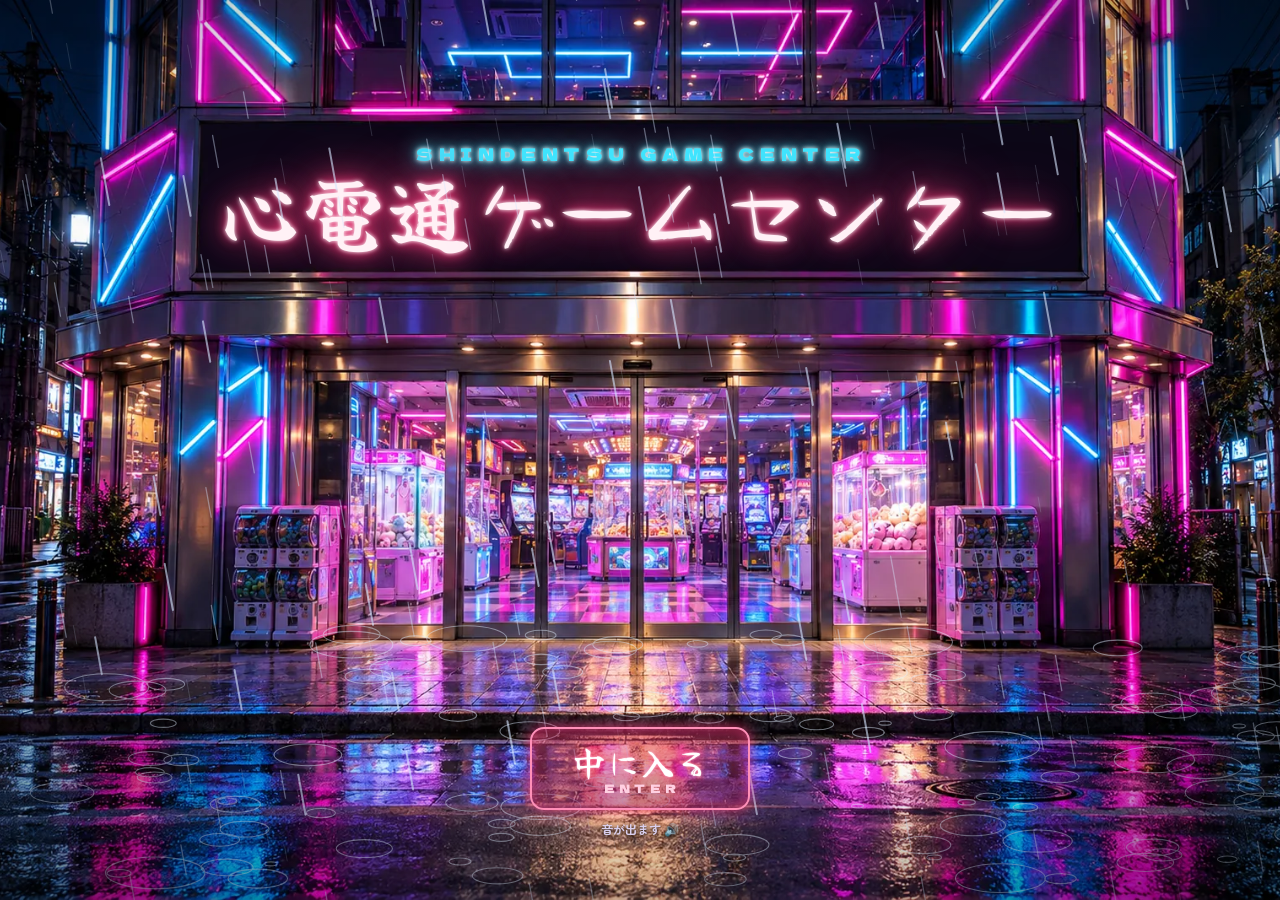
<file: index.html>
<!doctype html>
<html lang="ja">
<head>
<meta charset="utf-8">
<meta name="robots" content="noindex, nofollow, noarchive">   <!-- 検索に出さない -->
<link rel="icon" href="data:image/svg+xml,%3Csvg xmlns=%22http://www.w3.org/2000/svg%22 viewBox=%220 0 100 100%22%3E%3Ctext y=%22.9em%22 font-size=%2290%22%3E%F0%9F%95%B9%3C/text%3E%3C/svg%3E">
<meta name="viewport" content="width=device-width, initial-scale=1, viewport-fit=cover">
<meta name="theme-color" content="#0b0912">
<title>心電通ゲームセンター｜株式会社 心電通</title>
<style>
@font-face { font-family: 'Boku'; src: url('shared/fonts/boku.woff2') format('woff2'); font-display: swap; }
@font-face { font-family: 'Dela'; src: url('shared/fonts/dela.woff2') format('woff2'); font-display: swap; }
@font-face { font-family: 'Maru'; src: url('shared/fonts/maru.woff2') format('woff2'); font-weight: 700; font-display: swap; }
@font-face { font-family: 'Dot'; src: url('shared/fonts/dot.woff2') format('woff2'); font-display: swap; }
:root { --pink: #ff3d7f; --cyan: #3ee6ff; --gold: #ffcf4a; --bg: #0b0912; }
* { box-sizing: border-box; }
html, body { margin: 0; overflow-x: clip; }
body { min-height: 100vh; font-family: 'Maru', 'Hiragino Maru Gothic ProN', 'Meiryo', sans-serif; font-weight: 700; color: #efe9ff; background: var(--bg); overflow-x: hidden; }
a { color: inherit; }
button { font: inherit; color: inherit; border: 0; background: none; cursor: pointer; padding: 0; }
body.out #inside, body.in #outside { display: none; }
body.out { overflow: hidden; }

/* ═════ 店の外（トップ） ═════ */
#outside { position: fixed; inset: 0; overflow: hidden; background: #05030a; }
.ext { position: absolute; left: 50%; top: 50%; translate: -50% -50%; transform-origin: 50% 72%; transition: transform 1.2s cubic-bezier(.6,0,.3,1), filter 1.2s; animation: extin 1.6s ease-out both; }
@keyframes extin { from { opacity: 0; filter: brightness(.3) blur(6px); } }
.ext img { position: absolute; inset: 0; width: 100%; height: 100%; display: block; }
body.entering .ext { transform: scale(2.6); filter: brightness(1.6) blur(2px); }
/* 看板（絵の中の看板の板に、ネオンの店名をはめ込む） */
.slot { position: absolute; container-type: size; display: flex; flex-direction: column; align-items: center; justify-content: center; text-align: center; }
.slot::before { content: ''; position: absolute; inset: 0; background: radial-gradient(ellipse at 50% 50%, rgba(255,61,127,.18), transparent 70%); }
.slot .en { position: relative; margin: 0 0 1cqh; font-family: 'Dela', sans-serif; font-size: min(11cqh, 3.2cqw); letter-spacing: .4em; padding-left: .4em; color: var(--cyan); text-shadow: 0 0 4px #fff, 0 0 10px var(--cyan), 0 0 22px var(--cyan); white-space: nowrap; }
.slot .name { position: relative; margin: 0; font-family: 'Boku', serif; font-weight: 400; font-size: min(56cqh, 9.6cqw); line-height: 1; color: #fff1f6; white-space: nowrap;
  text-shadow: 0 0 4px #fff, 0 0 12px var(--pink), 0 0 28px var(--pink), 0 0 60px rgba(255,61,127,.75); animation: neonon 2.2s .3s both; }
.slot .name .fl { animation: flick 7s 2.6s infinite; }
@keyframes neonon { 0%, 18% { opacity: .08; text-shadow: none; } 20% { opacity: 1; } 24% { opacity: .2; } 30%, 100% { opacity: 1; } }
@keyframes flick { 0%, 7%, 9%, 52%, 54%, 100% { opacity: 1; } 8%, 53% { opacity: .25; text-shadow: none; } }
.rain { position: absolute; inset: 0; width: 100%; height: 100%; pointer-events: none; }
.ovl { position: absolute; inset: 0; pointer-events: none; background: radial-gradient(ellipse 90% 80% at 50% 45%, transparent 55%, rgba(0,0,0,.7) 100%); }
.door { position: absolute; left: 50%; bottom: 7vh; translate: -50% 0; width: max-content; text-align: center; animation: fadein 1s 1.6s both; }
@keyframes fadein { from { opacity: 0; } }
.enter { position: relative; display: inline-flex; flex-direction: column; align-items: center; padding: 14px 40px 12px; border-radius: 14px; color: #fff;
  background: linear-gradient(rgba(255,61,127,.32), rgba(120,20,80,.45)); border: 2px solid #ff8fb8; box-shadow: 0 0 14px rgba(255,61,127,.8), inset 0 0 16px rgba(255,61,127,.5);
  animation: pulse 1.6s ease-in-out infinite; }
.enter b { white-space: nowrap; font-family: 'Boku', serif; font-weight: 400; font-size: 34px; line-height: 1.1; text-shadow: 0 0 8px #ff3d7f, 0 0 2px #fff; }
.enter small { font-family: 'Dela', sans-serif; font-size: 11px; letter-spacing: .45em; padding-left: .45em; color: #ffd0e2; }
@keyframes pulse { 50% { box-shadow: 0 0 30px rgba(255,61,127,1), inset 0 0 22px rgba(255,61,127,.7); } }
.door p { margin: 10px 0 0; font-size: 12px; color: #d9cfee; text-shadow: 0 1px 4px #000; }
.flash { position: fixed; inset: 0; background: #fff; opacity: 0; pointer-events: none; z-index: 60; }
body.entering .flash { animation: wflash 1.25s ease-in forwards; }
@keyframes wflash { 0%, 60% { opacity: 0; } 100% { opacity: 1; } }
body.arrive .flash { opacity: 1; animation: wout .7s ease-out forwards; }
@keyframes wout { to { opacity: 0; } }

/* ═════ 店内（ゲーム選択） ═════ */
.room { position: fixed; inset: 0; z-index: -1; background: url('top/arcade_bg.webp') 50% 40% / cover no-repeat; }
.room::after { content: ''; position: absolute; inset: 0; background: linear-gradient(rgba(8,5,16,.82) 0%, rgba(8,5,16,.45) 38%, rgba(8,5,16,.35) 60%, rgba(8,5,16,.8) 100%); }
.bar { position: absolute; left: 0; right: 0; top: 0; z-index: 50; display: flex; justify-content: space-between; padding: 10px; pointer-events: none; }
.bar button { pointer-events: auto; height: 38px; padding: 0 14px; border-radius: 19px; font-size: 12px; background: rgba(12,8,24,.75); border: 2px solid rgba(255,255,255,.35); }
.bar .mute { width: 38px; padding: 0; font-size: 17px; }
.mute::after { content: '🔊'; } .mute.off::after { content: '🔇'; }
.top { position: relative; padding: 44px 16px 6px; text-align: center; }
.sign { position: relative; display: inline-block; max-width: 100%; padding: 18px 28px 16px; border-radius: 14px; background: linear-gradient(#17112a, #0e0a1a); border: 3px solid #3a2c5c;
  box-shadow: 0 0 0 6px #120d20, 0 10px 40px rgba(0,0,0,.7), inset 0 0 30px rgba(255,61,127,.12); }
.sign::before, .sign::after { content: ''; position: absolute; top: -40px; width: 2px; height: 40px; background: repeating-linear-gradient(#6b6280 0 4px, #2a2438 4px 6px); }
.sign::before { left: 18%; } .sign::after { right: 18%; }
.bulbs { position: absolute; inset: 5px; border-radius: 10px; pointer-events: none;
  background: radial-gradient(circle, #ffd86b 0 2.2px, transparent 3px) 0 0 / 18px 18px repeat-x, radial-gradient(circle, #ffd86b 0 2.2px, transparent 3px) 0 100% / 18px 18px repeat-x;
  filter: drop-shadow(0 0 3px #ffb300); animation: chase 1s steps(2) infinite; }
@keyframes chase { 50% { background-position: 9px 0, 9px 100%; } }
.sign .en { margin: 0 0 2px; font-family: 'Dela', sans-serif; font-size: clamp(10px, 2.4vw, 15px); letter-spacing: .4em; color: var(--cyan); text-shadow: 0 0 4px #fff, 0 0 10px var(--cyan), 0 0 22px var(--cyan); }
.sign h1 { margin: 0; font-family: 'Boku', serif; font-weight: 400; font-size: clamp(26px, 7.8vw, 84px); line-height: 1.12; color: #fff1f6; white-space: nowrap;
  text-shadow: 0 0 4px #fff, 0 0 12px var(--pink), 0 0 28px var(--pink), 0 0 52px rgba(255,61,127,.7); }
.sign h1 .fl { animation: flick 6s infinite; }
.open { position: absolute; right: -14px; top: -14px; padding: 4px 10px; border-radius: 6px; font-family: 'Dela', sans-serif; font-size: 12px; letter-spacing: .1em; color: #fff;
  background: #e0242c; box-shadow: 0 0 12px #ff3030, 0 3px 0 #7a0c10; rotate: 8deg; animation: blink 1.6s steps(1) infinite; }
@keyframes blink { 50% { opacity: .55; } }
.lead { margin: 16px 0 0; font-size: 14px; color: #e3dcf5; letter-spacing: .05em; text-shadow: 0 2px 6px #000; }
.ticker { max-width: 1180px; margin: 18px auto 0; margin-inline: max(10px, calc((100% - 1180px) / 2)); overflow: hidden; border-radius: 8px; background: #070507; border: 2px solid #2b2140; box-shadow: inset 0 0 12px #000, 0 6px 16px rgba(0,0,0,.5); }
.ticker p { margin: 0; padding: 7px 0; white-space: nowrap; font-family: 'Dot', monospace; font-size: 16px; color: #ff9a2a; text-shadow: 0 0 6px #ff6a00; display: inline-block; padding-left: 100%; animation: tick 34s linear infinite; }
@keyframes tick { to { transform: translateX(-100%); } }

/* 筐体の列（ゲームごとに色・操作パネルの違う筐体） */
.floor { max-width: 1180px; margin: 30px auto 0; padding: 0 12px; display: grid; grid-template-columns: repeat(5, 1fr); gap: 22px 18px; }
.cab { --c: #ff3d7f; --c2: #ffcf4a; position: relative; display: flex; flex-direction: column; text-decoration: none; color: inherit; }   /* 同じ段の説明の枠は、同じ高さにそろえる */
.stand { position: relative; aspect-ratio: 796 / 1479; }
.stand::before { content: ''; position: absolute; left: -6%; right: -6%; bottom: -4%; height: 12%; border-radius: 50%; background: radial-gradient(ellipse, rgba(0,0,0,.75), transparent 70%); }
.stand::after { content: ''; position: absolute; left: -30%; right: -30%; top: 10%; height: 50%; z-index: -1; pointer-events: none;
  background: radial-gradient(ellipse, color-mix(in srgb, var(--c) 45%, transparent), transparent 65%); opacity: .55; transition: opacity .2s; }
.cab:hover .stand::after { opacity: .9; }
.machine { position: absolute; left: 50%; bottom: 0; height: 100%; max-width: 100%; aspect-ratio: var(--ar, 796 / 1479); translate: -50% 0; transition: transform .2s; }
a.cab:hover .machine, a.cab:focus-visible .machine { transform: translateY(-6px); }
.body { position: absolute; inset: 0; width: 100%; height: 100%; z-index: 2; pointer-events: none; }
.scr { position: absolute; left: var(--sl); top: var(--st); width: var(--sw); height: var(--sh); z-index: 1; overflow: hidden; background: #000; }
.scr img { position: absolute; inset: 0; width: 100%; height: 100%; object-fit: contain; transform: scale(1.14); filter: saturate(1.1) brightness(.95) contrast(1.05); transition: filter .2s; }
.scr::after { content: ''; position: absolute; inset: 0; pointer-events: none;
  background: linear-gradient(115deg, rgba(255,255,255,.16) 0 18%, transparent 30%), repeating-linear-gradient(rgba(0,0,0,0) 0 2px, rgba(0,0,0,.2) 2px 3px), radial-gradient(ellipse at 50% 50%, transparent 55%, rgba(0,0,0,.6) 100%); }
.cab:hover .scr img { filter: saturate(1.25) brightness(1.1) contrast(1.05); }
.scr em { position: absolute; left: 0; right: 0; bottom: 0; padding: 3px 0 4px; text-align: center; font-style: normal; font-family: 'Dot', monospace; font-size: 11px; color: #fff; z-index: 1;
  background: linear-gradient(transparent, rgba(0,0,0,.8) 45%); text-shadow: 0 0 6px var(--c); animation: blink 1.2s steps(1) infinite; }
.marq { position: absolute; left: var(--ml); top: var(--mt); width: var(--mw); height: var(--mh); z-index: 3; display: flex; align-items: center; justify-content: center; border-radius: 3px; overflow: hidden;
  background: radial-gradient(ellipse at 50% 30%, color-mix(in srgb, var(--c) 55%, #fff), var(--c) 75%); box-shadow: inset 0 0 0 1px rgba(255,255,255,.4), inset 0 -4px 8px rgba(0,0,0,.25), 0 0 16px color-mix(in srgb, var(--c) 70%, transparent); }
.marq b { font-family: 'Boku', serif; font-weight: 400; font-size: 21px; line-height: 1; color: #fff; text-shadow: 0 2px 0 rgba(0,0,0,.35), 0 0 8px rgba(255,255,255,.4); white-space: nowrap; }
.marq .no { position: absolute; left: 5px; top: 3px; font-family: 'Dela', sans-serif; font-size: 8px; color: rgba(255,255,255,.85); }
.pop { flex: 1; display: flex; flex-direction: column; position: relative; margin: 14px 2px 0; padding: 10px 10px 12px; border-radius: 10px; background: rgba(14,10,24,.86); border: 1px solid #3a2d55; box-shadow: 0 8px 18px rgba(0,0,0,.5); }
.pop::before { content: ''; position: absolute; left: 0; right: 0; top: 0; height: 3px; border-radius: 10px 10px 0 0; background: var(--c); }
.genre { display: inline-block; align-self: flex-start; margin: 0 0 6px; padding: 2px 8px; border-radius: 999px; font-size: 11px; color: #0b0912; background: var(--c2); }
.who { margin: 0 0 6px; font-size: 12px; color: color-mix(in srgb, var(--c) 50%, #fff); }
.desc { margin: 0; font-size: 12.5px; line-height: 1.6; color: #d9d2ea; }
.best { margin: 8px 0 0; font-family: 'Dot', monospace; font-size: 12px; color: var(--gold); }
.foot { display: flex; align-items: center; gap: 8px; margin-top: auto; padding-top: 10px; }   /* あそぶボタンは枠の下にそろえる */
.coin { display: flex; flex-direction: column; align-items: center; justify-content: center; width: 46px; height: 40px; border-radius: 6px; background: #0a070f; border: 2px solid #3a2d55; font-family: 'Dot', monospace; line-height: 1.05; }
.coin span { font-size: 9px; color: #9a8fb8; } .coin b { font-weight: 400; font-size: 14px; color: #ff4b4b; text-shadow: 0 0 6px #ff2020; }
.play { flex: 1; text-align: center; padding: 10px 6px; border-radius: 10px; font-family: 'Dela', sans-serif; font-size: 15px; color: #0b0912; background: linear-gradient(color-mix(in srgb, var(--c2) 70%, #fff), var(--c2)); box-shadow: 0 4px 0 color-mix(in srgb, var(--c2) 45%, #000); }
a.cab:active .play { transform: translateY(3px); box-shadow: 0 1px 0 color-mix(in srgb, var(--c2) 45%, #000); }
.c1 { --c: #e8322a; --c2: #ffd34d; } .c2 { --c: #1c5fa8; --c2: #ffd34d; } .c3 { --c: #ff8a1e; --c2: #7bdc4a; } .c4 { --c: #7a4fc8; --c2: #e0c46a; }
.c5 { --c: #b3170e; --c2: #e9e3d6; }
.c5 .marq { background: linear-gradient(#1a0606, #070202); box-shadow: inset 0 0 0 2px #b3170e, 0 0 16px rgba(179,23,14,.6); }
.c5 .marq b { color: #f1ece3; }
/* 両替機（2列・3列の時だけ置いて、右下の空きを埋める） */
.changer { --c: #3aa0d8; --c2: #bfe6ff; display: none; cursor: pointer; }
.changer .pop .play { background: #2a2140; color: #bfb4dc; box-shadow: none; }
.changer .say { position: absolute; left: 50%; top: 18%; translate: -50% 0; z-index: 4; padding: 6px 10px; border-radius: 10px; background: #fff; color: #1a1430; font-size: 12px; white-space: nowrap; opacity: 0; pointer-events: none; transition: opacity .2s; }
.changer.talk .say { opacity: 1; }

.notice { max-width: 1180px; margin: 34px auto 0; padding: 0 16px; display: flex; flex-wrap: wrap; gap: 10px; justify-content: center; }
.notice p { margin: 0; padding: 8px 14px; border-radius: 8px; font-size: 12px; color: #d5cdea; background: rgba(10,7,18,.75); border: 1px dashed #3a2d55; }
footer { max-width: 1180px; margin: 30px auto 0; padding: 0 16px 40px; text-align: center; font-size: 12px; color: #a59cc0; line-height: 1.9; text-shadow: 0 1px 4px #000; }
footer b { font-family: 'Dela', sans-serif; font-weight: 400; letter-spacing: .15em; color: #e3dcf5; }

/* 1本ずつの入口（play-*.html）：店内に、そのゲームの筐体を1台だけ置く */
body.solo #outside, body.solo #btnOut, body.solo .changer { display: none !important; }
body.solo .bar { justify-content: flex-end; }
body.solo .floor { grid-template-columns: minmax(0, 300px); justify-content: center; max-width: none; margin-top: 26px; }
body.solo .pop { margin-left: 0; margin-right: 0; }
body.solo .desc { font-size: 13px; }
@media (max-width: 700px) { body.solo .floor { grid-template-columns: minmax(0, min(260px, 72vw)); } }

@media (max-width: 1100px) { .floor { grid-template-columns: repeat(3, 1fr); max-width: 760px; } .changer { display: block; } }
@media (max-width: 700px) {
  .top { padding-top: 54px; }
  .sign { padding: 14px 16px 12px; }
  .open { right: -8px; top: -12px; font-size: 10px; }
  .floor { grid-template-columns: repeat(2, 1fr); gap: 18px 12px; padding: 0 12px; }
  .marq .no { font-size: 7px; }
  .scr em { font-size: 9px; }
  .pop { padding: 8px 8px 10px; margin-top: 10px; }
  .desc { font-size: 11.5px; } .who { font-size: 11px; } .genre { font-size: 10px; }
  .coin { width: 40px; } .play { font-size: 13px; padding: 9px 4px; }
  .ticker p { font-size: 14px; }
  .enter b { font-size: 28px; }
}
</style>
</head>
<body class="out">

<!-- ═════ 店の外（トップ） ═════ -->
<section id="outside">
  <div class="ext" id="ext">
    <img id="extImg" alt="夜の心電通ゲームセンター">
    <div class="slot" id="slot"><p class="en">SHINDENTSU GAME CENTER</p><p class="name">心電通<span class="fl">ゲ</span>ームセンター</p></div>
  </div>
  <canvas class="rain" id="rain"></canvas>
  <div class="ovl"></div>
  <div class="door">
    <button class="enter" id="btnEnter"><b>中に入る</b><small>ENTER</small></button>
    <p>音が出ます 🔊</p>
  </div>
</section>

<!-- ═════ 店内（ゲーム選択） ═════ -->
<section id="inside">
  <div class="room" aria-hidden="true"></div>
  <div class="bar"><button id="btnOut">◀ 店の外へ</button><button class="mute" id="mute" aria-label="音のオンオフ"></button></div>
  <header class="top">
    <div class="sign">
      <i class="bulbs"></i>
      <p class="en">SHINDENTSU GAME CENTER</p>
      <h1>心電通<span class="fl">ゲ</span>ームセンター</h1>
      <span class="open">営業中</span>
    </div>
    <p class="lead">社員がそのままゲームになりました。くだらないけど、本気です。</p>
  </header>

  <div class="ticker"><p>★ 全5タイトル 稼働中 ★ 1プレイ 0円 ★ スマホでもPCでも遊べます ★ 出演は全て弊社の社員です ★ ゲームはフィクションです。社員のみんなは実際には仲良しです ★ 本日も安全第一でお遊びください ★</p></div>

  <main class="floor">
    <a class="cab c1" href="mou-yoroshii/index.html" data-key="eba_save_v1" data-m="mou">
      <div class="stand"><div class="machine">
        <div class="scr"><img src="top/mou-yoroshii.webp" alt="もうよろしいですわ の画面"><em>PRESS START</em></div>
        <img class="body" src="top/cab_mou.webp" alt="">
        <div class="marq"><span class="no">01</span><b>もうよろしいですわ</b></div>
      </div></div>
      <div class="pop">
        <p class="genre">おつかいアクション</p>
        <p class="who">出演：江原さん</p>
        <p class="desc">江原部長の「あれ取って」に、正しいものを渡そう。1回でもまちがえたら、帰ります。</p>
        <p class="best"></p>
        <div class="foot"><div class="coin"><span>1PLAY</span><b>¥0</b></div><span class="play">あそぶ ▶</span></div>
      </div>
    </a>
    <a class="cab c2" href="yoshiyasu/index.html" data-key="yoshi_save_v1" data-m="yoshi">
      <div class="stand"><div class="machine">
        <div class="scr"><img src="top/yoshiyasu.webp" alt="よしやす の画面"><em>PRESS START</em></div>
        <img class="body" src="top/cab_yoshi.webp" alt="">
        <div class="marq"><span class="no">02</span><b>よしやす</b></div>
      </div></div>
      <div class="pop">
        <p class="genre">寿司ネタしりとり</p>
        <p class="who">出演：宮本さん</p>
        <p class="desc">宮本さんと60秒、寿司ネタだけでしりとり。寿司じゃない言葉には「アカン！」。「ガリ」だけは、なぜかOK。</p>
        <p class="best"></p>
        <div class="foot"><div class="coin"><span>1PLAY</span><b>¥0</b></div><span class="play">あそぶ ▶</span></div>
      </div>
    </a>
    <a class="cab c3" href="nebou/index.html" data-key="nebou_save_v1" data-unit="sec" data-m="nebou">
      <div class="stand"><div class="machine">
        <div class="scr"><img src="top/nebou.webp" alt="寝坊 の画面"><em>PRESS START</em></div>
        <img class="body" src="top/cab_nebou.webp" alt="">
        <div class="marq"><span class="no">03</span><b>寝坊</b></div>
      </div></div>
      <div class="pop">
        <p class="genre">目覚ましアクション</p>
        <p class="who">出演：颯馬さん</p>
        <p class="desc">夜間工事明けの朝、颯馬さんが来ない。走って、インターホンを直して、ピンポンで起こせ。</p>
        <p class="best"></p>
        <div class="foot"><div class="coin"><span>1PLAY</span><b>¥0</b></div><span class="play">あそぶ ▶</span></div>
      </div>
    </a>
    <a class="cab c4" href="nurarihyon/index.html" data-key="nura_save_v1" data-m="nura">
      <div class="stand"><div class="machine">
        <div class="scr"><img src="top/nurarihyon.webp" alt="ぬらりひょん の画面"><em>PRESS START</em></div>
        <img class="body" src="top/cab_nura.webp" alt="">
        <div class="marq"><span class="no">04</span><b>ぬらりひょん</b></div>
      </div></div>
      <div class="pop">
        <p class="genre">落ちものパズル</p>
        <p class="who">出演：北村さん</p>
        <p class="desc">妖怪ぬらりひょん＝北村さんの顔ブロックを積む落ちものパズル。税務署員の「市」「民」「税」は、並べると小爆発。</p>
        <p class="best"></p>
        <div class="foot"><div class="coin"><span>1PLAY</span><b>¥0</b></div><span class="play">あそぶ ▶</span></div>
      </div>
    </a>
    <a class="cab c5" href="ryuga-shibaku/index.html" data-key="ryuga_save_v1" data-m="ryu">
      <div class="stand"><div class="machine">
        <div class="scr"><img src="top/ryuga-shibaku.webp" alt="龍がしばく の画面"><em>PRESS START</em></div>
        <img class="body" src="top/cab_ryu.webp" alt="">
        <div class="marq"><span class="no">05</span><b>龍がしばく</b></div>
      </div></div>
      <div class="pop">
        <p class="genre">ベルトスクロールアクション</p>
        <p class="who">出演：龍之介さん ほか5人</p>
        <p class="desc">奥さんが連れ去られた。龍之介は、黒幕の待つ新社屋へ――。※始まるとファミコン画質になります。</p>
        <p class="best"></p>
        <div class="foot"><div class="coin"><span>1PLAY</span><b>¥0</b></div><span class="play">あそぶ ▶</span></div>
      </div>
    </a>
    <div class="cab changer" id="changer" data-m="changer" role="button" tabindex="0" aria-label="両替機">
      <div class="stand"><div class="machine">
        <img class="body" src="top/changer.webp" alt="">
        <p class="say">全部タダです！</p>
      </div></div>
      <div class="pop">
        <p class="genre">両替機</p>
        <p class="who">両替はいりません</p>
        <p class="desc">当店のゲームは全部 1プレイ0円。お財布はしまって、そのままお楽しみください。</p>
        <p class="best">CHANGE ---</p>
        <div class="foot"><div class="coin"><span>1PLAY</span><b>¥0</b></div><span class="play">両替中止</span></div>
      </div>
    </div>
  </main>

  <div class="notice">
    <p>📱 スマホは縦、💻 PCは横の画面で遊べます</p>
    <p>🔊 音が出ます（右上で消せます）</p>
    <p>🏆 自己ベストは、この端末に記録されます</p>
  </div>

  <footer>
    <b>株式会社 心電通</b><br>
    音楽：魔王魂
  </footer>
</section>
<div class="flash"></div>

<script src="top/layout.js?v=20261117c"></script>
<script src="shared/js/nozoom.js?v=20261117c"></script>
<script src="shared/js/audio.js?v=20261117c"></script>
<script>
(() => {
  const $ = (id) => document.getElementById(id);
  const LAY = window.TOP_LAYOUT || {};
  const A = window.AUDIO;
  A.init({ se: ['doorchime', 'chin', 'tap', 'cursor'], seBase: 'shared/se/', bgmBase: 'top/bgm/' });

  // ── 1本ずつの入口（play-*.html。dev/top/make_solo.js がこのページから作る）：店の外は出さず、店内にそのゲームの筐体を1台だけ置く ──
  //   make_solo.js が最初からその形で書き出す（読み込みの遅いスマホで、一瞬でも店の外や5台が見えないように）。ここは念のため
  //   ゲームへは ?from=solo を付けて行く → ゲームの🏠・「← もどる」で、この入口に帰ってくる（shared/js/home.js）
  const SOLO = window.GC_SOLO || '';
  if (SOLO) {
    document.body.classList.add('solo');
    document.querySelectorAll('[data-m]').forEach((c) => { if (c.dataset.m !== SOLO) c.remove(); });
    document.querySelectorAll('a.cab').forEach((c) => { const h = c.getAttribute('href'); if (!h.includes('from=solo')) c.setAttribute('href', h + '?from=solo'); });
    document.querySelector('.ticker p').textContent = '★ 1プレイ 0円 ★ スマホでもPCでも遊べます ★ 出演は全て弊社の社員です ★ ゲームはフィクションです。社員のみんなは実際には仲良しです ★ 本日も安全第一でお遊びください ★';
  }

  // ── 店の外：絵を画面いっぱいに（はみ出す分は切る）し、看板の板にネオンの店名をはめ込む ──
  const ext = $('ext'), extImg = $('extImg'), slot = $('slot');
  function placeExt() {
    const land = innerWidth > innerHeight * 1.05, L = LAY[land ? 'ext_land' : 'ext_port'];
    if (!L) return;
    const src = `top/exterior_${land ? 'land' : 'port'}.webp`;
    if (!extImg.src.endsWith(src)) extImg.src = src;
    const [aw, ah] = L.ar.split('/').map(Number), ar = aw / ah;
    const w = Math.max(innerWidth, innerHeight * ar);
    ext.style.width = w + 'px'; ext.style.height = (w / ar) + 'px';
    const [x, y, sw, sh] = L.sign;
    Object.assign(slot.style, { left: x + '%', top: y + '%', width: sw + '%', height: sh + '%' });
  }
  if (!SOLO) { addEventListener('resize', placeExt); placeExt(); }

  // ── 雨：1粒ずつ描く（奥は細く薄く遅い、手前は長く濃く速い）。地面には小さな波紋 ──
  const rc = $('rain'), rx = rc.getContext('2d');
  const calm = matchMedia('(prefers-reduced-motion: reduce)').matches;
  let drops = [], rips = [], rw = 0, rh = 0, rlast = performance.now();
  function rainSize() {
    const d = Math.min(2, devicePixelRatio || 1);
    rw = innerWidth; rh = innerHeight; rc.width = rw * d; rc.height = rh * d; rx.setTransform(d, 0, 0, d, 0, 0);
    const n = Math.round((rw * rh) / (calm ? 7000 : 2600));
    drops = Array.from({ length: n }, () => newDrop(true));
  }
  function newDrop(any) {
    const z = Math.random();   // 0＝奥 … 1＝手前
    return { x: Math.random() * (rw + 200) - 100, y: any ? Math.random() * rh : -40 - Math.random() * 200, z,
      len: 14 + z * 34, v: 750 + z * 950, a: .22 + z * .45, w: .7 + z * 1.6, ground: rh * (.70 + Math.random() * .28) };
  }
  function rainFrame(t) {
    const dt = Math.max(0, Math.min(.05, (t - rlast) / 1000)); rlast = t;
    if (document.body.classList.contains('out')) {
      rx.clearRect(0, 0, rw, rh);
      const slant = .18;   // 少し斜めに降る
      rx.lineCap = 'round';
      // 奥・まん中・手前の3段に分けて、段ごとに1回でまとめて描く（1粒ずつ描くとスマホが重い）
      const layers = [[], [], []];
      for (const d of drops) {
        d.y += d.v * dt; d.x += d.v * slant * dt;
        if (d.z > .55 && d.y > d.ground) {   // 手前の雨粒は地面で波紋になる
          if (rips.length < 120) rips.push({ x: d.x, y: d.ground, r: 1.5, a: .65 * d.z, z: d.z });
          Object.assign(d, newDrop(false));
          continue;
        }
        if (d.y > rh + 40) { Object.assign(d, newDrop(false)); continue; }
        layers[d.z < .34 ? 0 : d.z < .67 ? 1 : 2].push(d);
      }
      layers.forEach((L, i) => {
        if (!L.length) return;
        rx.strokeStyle = `rgba(215,230,255,${[.22, .4, .6][i]})`; rx.lineWidth = [.8, 1.3, 2][i];
        rx.beginPath();
        for (const d of L) { rx.moveTo(d.x - d.len * slant, d.y - d.len); rx.lineTo(d.x, d.y); }
        rx.stroke();
      });
      rx.lineWidth = 1.1; rx.strokeStyle = 'rgba(225,238,255,.45)';
      rx.beginPath();
      for (const r of rips) {
        r.r += (16 + r.z * 22) * dt; r.a -= .9 * dt;
        if (r.a <= 0 || r.r <= 0) continue;
        rx.moveTo(r.x + r.r * (1 + r.z), r.y);
        rx.ellipse(r.x, r.y, r.r * (1 + r.z), r.r * .32 * (1 + r.z), 0, 0, Math.PI * 2);
      }
      rx.stroke();
      rips = rips.filter((r) => r.a > 0);
    }
    requestAnimationFrame(rainFrame);
  }
  addEventListener('resize', rainSize);
  rainSize();
  requestAnimationFrame(rainFrame);

  // ── 筐体ごとに、絵の中の画面・マーキーの位置を合わせる ──
  document.querySelectorAll('[data-m]').forEach((c) => {
    const L = LAY[c.dataset.m]; if (!L) return;
    const m = c.querySelector('.machine'); m.style.setProperty('--ar', L.ar);
    if (L.scr) { const [x, y, w, h] = L.scr; Object.entries({ sl: x - .6, st: y - .4, sw: w + 1.2, sh: h + .8 }).forEach(([k, v]) => m.style.setProperty('--' + k, v + '%')); }
    if (L.mq) { const [x, y, w, h] = L.mq; Object.entries({ ml: x + 1.5, mt: y + .9, mw: w - 3, mh: h - 1.8 }).forEach(([k, v]) => m.style.setProperty('--' + k, v + '%')); }
  });

  // ── 入店：自動ドアの音 → 近づいて → 店内へ（ここからBGM） ──
  const muteBtn = $('mute');
  const syncMute = () => muteBtn.classList.toggle('off', A.muted);
  muteBtn.addEventListener('click', () => { A.unlock(); A.setMuted(!A.muted); syncMute(); if (!A.muted) A.bgm('lobby'); });
  syncMute();
  function showInside(arrive) {
    document.body.className = 'in' + (arrive ? ' arrive' : '');
    if (location.hash !== '#floor') history.replaceState(null, '', '#floor');
    fitMarquee();
  }
  let entering = false;
  if (!SOLO) $('btnEnter').addEventListener('click', () => {
    if (entering) return; entering = true;
    A.unlock(); A.se('doorchime'); A.bgm('lobby');
    document.body.classList.add('entering');
    setTimeout(() => { showInside(true); window.scrollTo(0, 0); entering = false; }, 1250);
  });
  $('btnOut').addEventListener('click', () => {
    A.se('tap'); A.stopBgm(400);
    document.body.className = 'out'; history.replaceState(null, '', location.pathname + location.search);
    ext.style.animation = 'none'; void ext.offsetWidth; ext.style.animation = '';
  });
  // ゲームから戻ってきた時（#floor）は店内から。BGM は最初にどこかを触った時に流す（ブラウザの決まりで、自動では鳴らせない）
  if (location.hash === '#floor' || SOLO) {
    if (SOLO) document.body.className = 'in solo'; else showInside(false);
    fitMarquee();
    const start = () => { A.unlock(); if (!A.muted) A.bgm('lobby'); removeEventListener('pointerdown', start, true); removeEventListener('keydown', start, true); };
    addEventListener('pointerdown', start, true); addEventListener('keydown', start, true);
  }

  if (!SOLO) addEventListener('hashchange', () => { if (location.hash === '#floor' && !document.body.classList.contains('in')) showInside(false); });

  // ── 自己ベスト（各ゲームがこの端末に保存したもの） ──
  document.querySelectorAll('a.cab').forEach((c) => {
    let s = null;
    try { s = JSON.parse(localStorage.getItem(c.dataset.key) || 'null'); } catch (_) { }
    const el = c.querySelector('.best');
    if (!s) { el.textContent = 'HI-SCORE ---'; return; }
    if (c.dataset.unit === 'sec') el.textContent = s.best >= 0 ? `BEST ${s.best}秒のこし` : 'HI-SCORE ---';
    else el.textContent = s.best ? `HI-SCORE ${Number(s.best).toLocaleString()}` : 'HI-SCORE ---';
  });

  // ── マーキーの題名が板からはみ出さないように、文字を小さくする ──
  function fitMarquee() {
    document.querySelectorAll('.marq b').forEach((b) => {
      b.style.fontSize = '';
      const box = b.parentElement;
      let fs = Math.min(parseFloat(getComputedStyle(b).fontSize), box.clientHeight * .62);
      b.style.fontSize = fs + 'px';
      while (b.scrollWidth > box.clientWidth * .86 && fs > 8) { fs -= .5; b.style.fontSize = fs + 'px'; }
    });
  }
  addEventListener('resize', fitMarquee);
  document.fonts.ready.then(fitMarquee);
  fitMarquee();

  // ── 筐体を押す：コインの音 → 少し待ってからゲームへ ──
  document.querySelectorAll('a.cab').forEach((c) => c.addEventListener('click', (e) => {
    if (e.metaKey || e.ctrlKey || e.shiftKey || A.muted) return;
    e.preventDefault();
    A.unlock(); A.se('chin');
    c.querySelector('.scr em').textContent = 'COIN IN!';
    setTimeout(() => { location.href = c.getAttribute('href'); }, 380);
  }));
  // 両替機：押すとひとこと
  const ch = $('changer') || document.createElement('div');
  const talk = () => { A.unlock(); A.se('cursor'); ch.classList.add('talk'); clearTimeout(ch._t); ch._t = setTimeout(() => ch.classList.remove('talk'), 1600); };
  ch.addEventListener('click', talk);
  ch.addEventListener('keydown', (e) => { if (e.key === 'Enter') talk(); });
})();
</script>
</body>
</html>
</file>
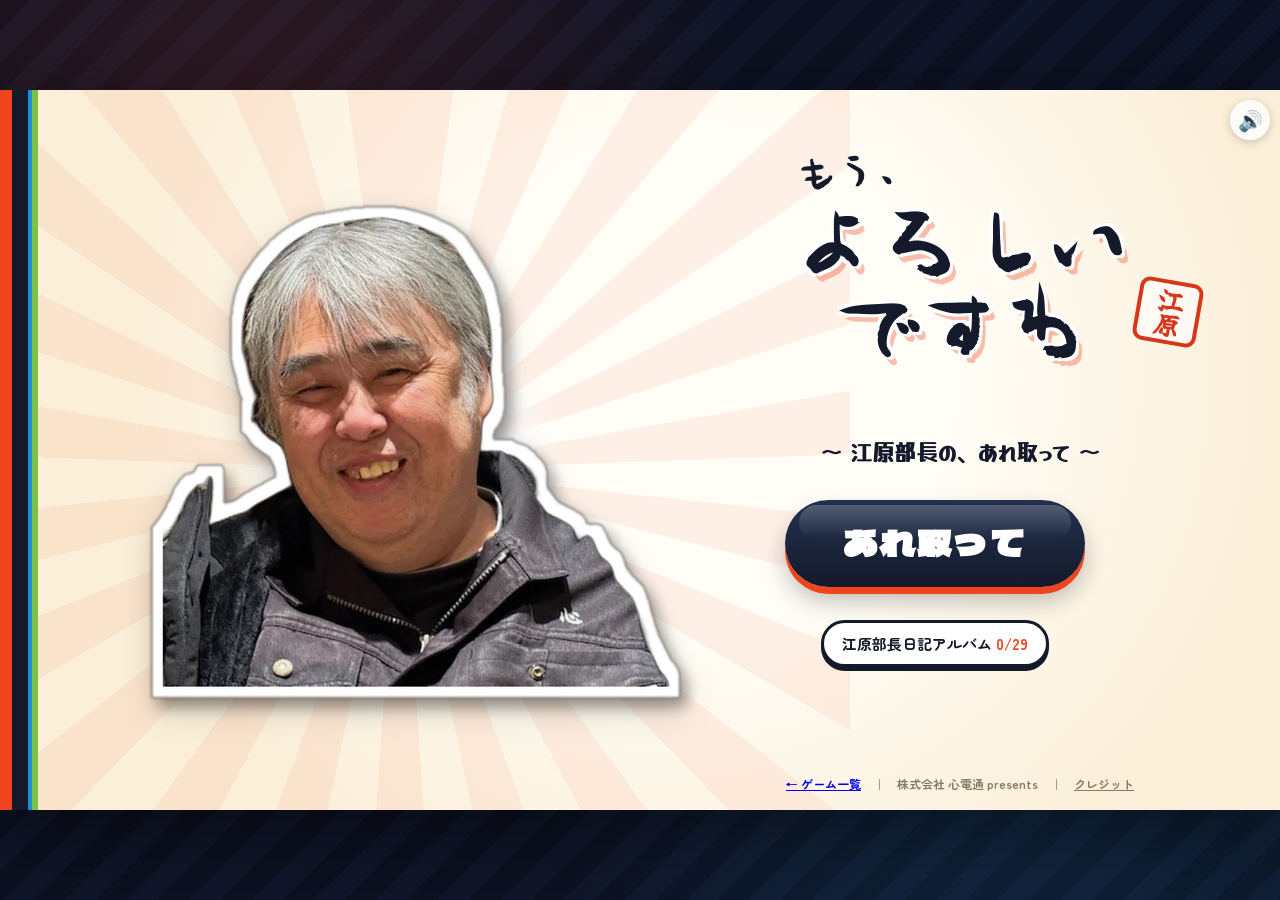
<file: mou-yoroshii/index.html>
<!doctype html>
<html lang="ja">
<head>
<meta charset="utf-8">
<meta name="robots" content="noindex, nofollow, noarchive">   <!-- 検索に出さない -->
<link rel="icon" href="data:image/svg+xml,%3Csvg xmlns=%22http://www.w3.org/2000/svg%22 viewBox=%220 0 100 100%22%3E%3Ctext y=%22.9em%22 font-size=%2290%22%3E%F0%9F%95%B9%3C/text%3E%3C/svg%3E">
<meta name="viewport" content="width=device-width, initial-scale=1, viewport-fit=cover, user-scalable=no">
<meta name="theme-color" content="#141a2a">
<title>もうよろしいですわ｜株式会社 心電通</title>
<link rel="stylesheet" href="css/style.css?v=20261117c">
</head>
<body>
<div id="app">

  <!-- タイトル -->
  <section id="title" class="screen">
    <div class="stripes"><i></i><i></i><i></i><i></i></div>
    <div class="t-rays"></div>
    <div class="t-glow"></div>
    <img class="t-eba" src="assets/photo/eba_smile.webp" alt="江原さん">
    <div class="t-logo">
      <span class="t-small">もう、</span>
      <span class="t-big">よろしい<br>ですわ</span>
      <div class="hanko"><span>江原</span></div>
    </div>
    <p class="t-sub">〜 江原部長の、あれ取って 〜</p>
    <button class="btn-main" id="btnStart"><span>あれ取って</span></button>
    <button class="btn-sub" id="btnAlbum">江原部長日記アルバム <b id="albumCount"></b></button>
    <p class="t-best" id="best"></p>
    <footer class="t-foot"><a href="../index.html#floor">← ゲーム一覧</a>　｜　株式会社 心電通 presents　｜　<a id="btnCredits">クレジット</a></footer>
  </section>

  <!-- 遊び方 -->
  <section id="howto" class="screen modal-bg">
    <div class="card howto-card">
      <img class="h-eba" src="assets/photo/eba_want.webp" alt="">
      <p class="h-lead">江原部長の「あれ取って」に<br>こたえるゲームです。</p>
      <ol class="h-steps">
        <li><b>1</b><span>吹き出しのお願いを読む</span></li>
        <li><b>2</b><span>まわりの品物から選んで<br>タップして渡す</span></li>
        <li><b>3</b><span>まちがえたら…<em>帰ります。</em></span></li>
      </ol>
      <p class="h-note">最初の1問は練習です。時間制限はありません。</p>
      <button class="btn-main small" id="btnHowtoOk"><span>わかった</span></button>
    </div>
  </section>

  <!-- ゲーム -->
  <section id="play" class="screen">
    <div class="bg" id="bg"></div>
    <div class="spin-wrap" id="spinWrap">
      <header class="hud">
        <div class="st-pill" id="stName"></div>
        <div class="qnum" id="qNum"></div>
        <div class="score" id="score">0</div>
      </header>
      <div class="mood" id="mood">
        <div class="mood-face" id="moodFace">😊</div>
        <div class="mood-bar"><i id="timeBar"></i><span>のこり時間</span></div>
      </div>
      <div class="bubble" id="bubble"><p id="say"></p><canvas id="dream" width="128" height="128"></canvas></div>
      <div class="field" id="field">
        <div class="eba" id="eba">
          <img data-f="smile" src="assets/photo/eba_smile.webp" alt="">
          <img data-f="work" src="assets/photo/eba_work.webp" alt="">
          <img data-f="laugh" src="assets/photo/eba_laugh.webp" alt="">
          <img data-f="want" src="assets/photo/eba_want.webp" alt="">
          <img data-f="down" src="assets/photo/eba_down.webp" alt="">
          <img data-f="koji" src="assets/photo/koji.webp" alt="">
          <div class="fx" id="fx"></div>
        </div>
        <div class="think" id="think"><img alt=""></div>
        <svg class="gaze" id="gaze" viewBox="0 0 390 500"><path id="gazePath" d=""/></svg>
        <div class="ring" id="ring"></div>
      </div>
      <div class="hiding" id="hiding"><img src="assets/photo/eba_want.webp" alt=""></div>
      <div class="shacho" id="shacho"><img src="assets/photo/shacho.webp" alt=""><div class="s-bubble">俺のは？</div></div>
      <footer class="meter">
        <div class="m-label">満腹度</div>
        <div class="m-bar"><i id="fullBar"></i><span id="fullPct">0%</span></div>
      </footer>
    </div>
    <div class="dim" id="dim"></div>
    <div class="telop" id="telop"></div>
    <div class="practice" id="practice">練習：指さしている品物をタップ！</div>
    <div class="stage-intro" id="stIntro">
      <div class="si-band">
        <div class="si-num" id="siNum"></div>
        <div class="si-name" id="siName"></div>
        <div class="si-sub" id="siSub"></div>
      </div>
      <p class="si-note" id="siNote"></p>
    </div>
  </section>

  <!-- 帰宅（ゲームオーバー） -->
  <section id="over" class="screen">
    <div class="o-bg"></div>
    <div class="o-bubble" id="oBubble">もう、<br>よろしいですわ。</div>
    <img class="o-face" id="oFace" src="assets/photo/eba_down.webp" alt="">
    <div class="o-road"><img class="o-walk" id="oWalk" src="assets/photo/eba_walk.webp" alt=""></div>
    <div class="o-progress" id="oProg"><p>江原さんが帰宅中…</p><div class="o-bar"><i id="oBar"></i></div></div>
    <button class="o-skip" id="oSkip">スキップ ▶▶</button>
    <div class="o-toast" id="oToast">江原さんは急げません</div>
    <div class="o-black" id="oBlack"><p id="oTelop">江原さんは<br>家に帰って寝ました。</p><p class="o-answer" id="oAnswer"></p></div>
  </section>

  <!-- エンディング -->
  <section id="ending" class="screen">
    <div class="e-slide" id="eSlide"><img id="eImg" alt=""><p id="eCap"></p></div>
    <div class="e-final" id="eFinal">
      <img src="assets/album/end_tower.jpg" alt="">
      <p class="e-msg">出会って27年。<br>江原さん、いつもありがとう。</p>
    </div>
    <div class="e-logo" id="eLogo">
      <div class="stripes small"><i></i><i></i><i></i><i></i></div>
      <p class="e-copy">心と心を繋ぐ</p>
      <p class="e-name">株式会社 心電通</p>
    </div>
  </section>

  <!-- 結果 -->
  <section id="result" class="screen">
    <div class="stripes"><i></i><i></i><i></i><i></i></div>
    <p class="r-head">けっか</p>
    <img class="r-eba" id="rEba" src="assets/photo/eba_smile.webp" alt="">
    <div class="r-rank"><p class="r-label">あなたは江原さんの</p><p class="r-name" id="rName"></p><p class="r-note" id="rNote"></p></div>
    <div class="r-nums"><div><b id="rCorrect"></b><span>問 正解</span></div><div><b id="rScore"></b><span>点</span></div></div>
    <div class="r-new" id="rNew"></div>
    <div class="r-btns">
      <button class="btn-main small" id="btnRetry"><span>もう一回あれ取る</span></button>
      <div class="r-row">
        <button class="btn-sub" id="btnResAlbum">アルバム</button>
        <button class="btn-sub" id="btnSave">結果を画像で保存</button>
        <button class="btn-sub" id="btnTitle">タイトル</button>
      </div>
    </div>
  </section>

  <!-- アルバム -->
  <section id="album" class="screen">
    <header class="a-head"><button class="a-back" id="btnAlbumBack">◀ もどる</button><h2>江原部長日記アルバム</h2><span id="aCount"></span></header>
    <div class="a-grid" id="aGrid"></div>
    <div class="a-modal" id="aModal">
      <div class="a-card" id="aCard"></div>
    </div>
  </section>

  <!-- クレジット -->
  <section id="credits" class="screen modal-bg">
    <div class="card credit-card">
      <h2>クレジット</h2>
      <dl>
        <dt>出演</dt><dd>江原さん、社長、江原浩二くん（株式会社 心電通）</dd>
        <dt>写真</dt><dd>株式会社 心電通 ブログ「江原部長日記」ほか</dd>
        <dt>音楽</dt><dd>魔王魂</dd>
      </dl>
      <p class="c-note">このゲームはフィクションを含みます。江原さんは実際にはもっと優しいです。</p>
      <button class="btn-main small" id="btnCreditsOk"><span>とじる</span></button>
    </div>
  </section>

  <button class="mute" id="mute" aria-label="音のオンオフ"></button>
  <div class="flash" id="flash"></div>
</div>

<script src="js/data.js?v=20261117c"></script>
<script src="js/bg.js?v=20261117c"></script>
<script src="../shared/js/nozoom.js?v=20261117c"></script>
<script src="../shared/js/audio.js?v=20261117c"></script>
<script src="../shared/js/home.js?v=20261117c"></script>
<script src="js/game.js?v=20261117c"></script>
</body>
</html>
</file>
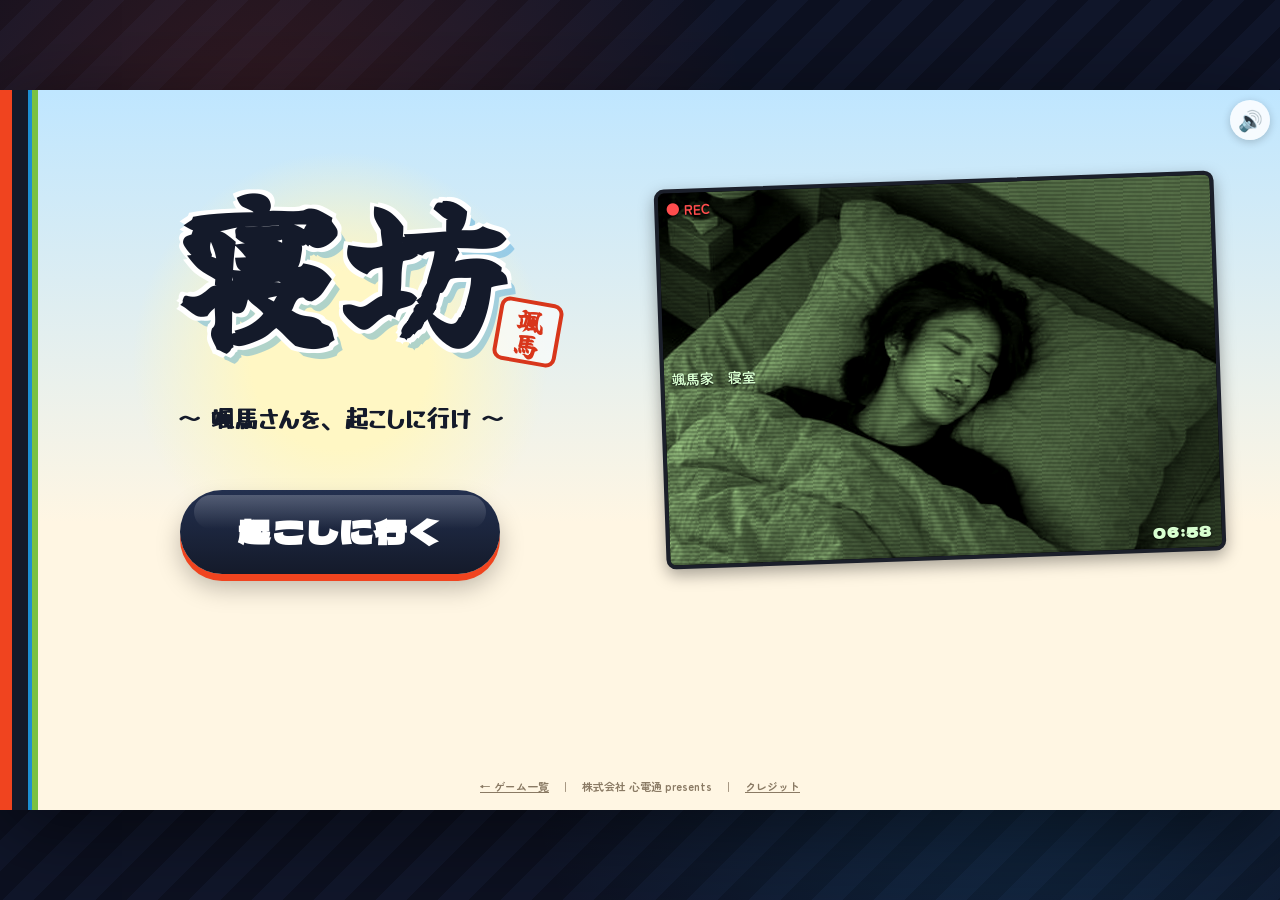
<file: nebou/index.html>
<!doctype html>
<html lang="ja">
<head>
<meta charset="utf-8">
<meta name="robots" content="noindex, nofollow, noarchive">   <!-- 検索に出さない -->
<link rel="icon" href="data:image/svg+xml,%3Csvg xmlns=%22http://www.w3.org/2000/svg%22 viewBox=%220 0 100 100%22%3E%3Ctext y=%22.9em%22 font-size=%2290%22%3E%F0%9F%95%B9%3C/text%3E%3C/svg%3E">
<meta name="viewport" content="width=device-width, initial-scale=1, viewport-fit=cover, user-scalable=no">
<meta name="theme-color" content="#141a2a">
<title>寝坊｜株式会社 心電通</title>
<link rel="stylesheet" href="css/style.css?v=20261117c">
</head>
<body>
<div id="app">

  <!-- タイトル -->
  <section id="title" class="screen">
    <div class="stripes"><i></i><i></i><i></i><i></i></div>
    <div class="t-sky"></div>
    <div class="t-logo"><span class="t-big">寝坊</span><div class="hanko"><span>颯馬</span></div></div>
    <p class="t-sub">〜 颯馬さんを、起こしに行け 〜</p>
    <div class="cam t-cam"><img src="assets/photo/cam_sleep.jpg" alt=""><div class="cam-ui"><b>● REC</b><span>颯馬家　寝室</span><i class="cam-time">06:58</i></div><div class="talk"></div><div class="zzz"><span>Z</span><span>z</span><span>z</span></div></div>
    <button class="btn-main" id="btnStart"><span>起こしに行く</span></button>
    <p class="t-best" id="best"></p>
    <footer class="t-foot"><a href="../index.html#floor">← ゲーム一覧</a>　｜　株式会社 心電通 presents　｜　<a id="btnCredits">クレジット</a></footer>
  </section>

  <!-- 遊び方 -->
  <section id="howto" class="screen modal-bg">
    <div class="card howto-card">
      <p class="h-lead">夜間工事明けの朝。<br><b>颯馬さんが現場に来ない。</b></p>
      <ol class="h-steps">
        <li><b>1</b><span>タップでジャンプして、颯馬さんの家まで走る</span></li>
        <li><b>2</b><span>壊れたインターホンを直す<br>（端子の色を覚えて、同じ色の線とつなぐ）</span></li>
        <li><b>3</b><span>ドアの影を見て<br><em>お父さん</em>なら隠れる／<em>おばあちゃん</em>なら待つ<br><small>お父さんは「起こしとくわ」と言うだけ。見つかったらアウト！</small></span></li>
      </ol>
      <p class="h-note">持ち時間は100秒。ぶつかったり、まちがえると減ります。</p>
      <button class="btn-main small" id="btnHowtoOk"><span>わかった</span></button>
    </div>
  </section>

  <!-- ゲーム -->
  <section id="play" class="screen">
    <!-- 道中 -->
    <div class="scene" id="run">
      <div class="r-sky"></div>
      <div class="r-layer r-houses" id="layHouses"></div>
      <div class="r-layer r-poles" id="layPoles"></div>
      <div class="r-ground"></div>
      <div class="r-objs" id="objs"></div>
      <img class="runner" id="runner" src="assets/art/naka_run_1.webp" alt="">
      <div class="r-progress"><span>颯馬家まで</span><div class="rp-bar"><i id="runBar"></i></div><img src="assets/art/house_front.svg" alt=""></div>
      <div class="hint" id="jumpHint">タップでジャンプ！</div>
    </div>
    <!-- 颯馬家の玄関 -->
    <div class="scene" id="door">
      <div class="d-sky"></div>
      <div class="house" id="house">
        <img class="h-front" src="assets/art/house_front.svg" alt="">
        <div class="glass" id="glass"><img id="shadow" alt=""></div>
        <div class="doorway" id="doorway"><img id="person" alt=""></div>
        <img class="h-bush" id="bushMe" src="assets/art/bush_naka.webp" alt="">
        <button class="h-intercom" id="intercomBtn" aria-label="インターホン"></button>
      </div>
      <div class="steps" id="steps"></div>
      <div class="d-bubble" id="dBubble"></div>
      <div class="d-btns">
        <button class="btn-ring" id="btnRing">ピンポン</button>
        <button class="btn-hide" id="btnHide"><img src="assets/art/bush_naka.webp" alt=""><span>隠れる</span></button>
      </div>
      <!-- インターホン修理 -->
      <div class="fix" id="fix">
        <p class="fix-t" id="fixT"></p>
        <div class="fix-box" id="fixBox">
          <img src="assets/art/intercom_open.svg" alt="">
          <svg class="fix-lines" id="fixLines" viewBox="0 0 320 300"></svg>
          <div id="fixDots"></div>
        </div>
      </div>
    </div>

    <header class="hud">
      <div class="clock"><span>集合まで</span><b id="timeNum">90</b><small>秒</small></div>
    </header>
    <div class="cam p-cam" id="pcam"><img id="camImg" src="assets/photo/cam_sleep.jpg" alt=""><img class="cam-grandma" id="camGrandma" src="assets/art/grandma.svg" alt=""><div class="cam-ui"><b>● REC</b><span>颯馬家　寝室</span><i class="cam-time" id="camTime">06:58</i></div><div class="talk"></div><div class="zzz"><span>Z</span><span>z</span><span>z</span></div></div>
    <div class="telop" id="telop"></div>
    <div class="minus" id="minus"></div>
    <div class="guide" id="guide"></div>
  </section>

  <!-- おわり（起床・時間切れ） -->
  <section id="end" class="screen">
    <div class="e-bg" id="eBg"></div>
    <img class="e-naka" id="eNaka" src="assets/photo/soma_awake.webp" alt="">
    <img class="e-ramen" id="eRamen" src="assets/art/ramen.svg" alt="">
    <div class="e-phone" id="ePhone"><img class="e-ring" src="assets/art/phone_ring.svg" alt=""><img class="e-shacho" src="assets/photo/shacho2.webp" alt=""></div>
    <div class="cam e-cam" id="eCam"><img src="assets/photo/cam_sleep.jpg" alt=""><div class="cam-ui"><b>● REC</b><span>颯馬家　寝室</span><i class="cam-time">12:00</i></div><div class="talk"></div><div class="zzz"><span>Z</span><span>z</span><span>z</span></div></div>
    <div class="e-bubble" id="eBubble"></div>
    <div class="e-telop" id="eTelop"></div>
  </section>

  <!-- 結果 -->
  <section id="result" class="screen">
    <div class="stripes"><i></i><i></i><i></i><i></i></div>
    <p class="r-head">けっか</p>
    <img class="r-pic" id="rPic" src="assets/photo/soma_awake.webp" alt="">
    <div class="r-rank"><p class="r-label">あなたは</p><p class="r-name" id="rName"></p><p class="r-note" id="rNote"></p></div>
    <div class="r-nums">
      <div><b id="rLeft">0</b><span>秒のこし</span></div>
      <div><b id="rHit">0</b><span>回ぶつかった</span></div>
      <div><b id="rCoffee">0</b><span>本コーヒー</span></div>
    </div>
    <div class="r-btns">
      <button class="btn-main small" id="btnRetry"><span>もう一回起こしに行く</span></button>
      <div class="r-row">
        <button class="btn-sub" id="btnSave">結果を画像で保存</button>
        <button class="btn-sub" id="btnTitle">タイトル</button>
      </div>
    </div>
  </section>

  <!-- クレジット -->
  <section id="credits" class="screen modal-bg">
    <div class="card credit-card">
      <h2>クレジット</h2>
      <dl>
        <dt>出演</dt><dd>颯馬さん、社長（株式会社 心電通）</dd>
        <dt>写真</dt><dd>株式会社 心電通 ご提供・ブログより</dd>
        <dt>音楽</dt><dd>魔王魂</dd>
      </dl>
      <p class="c-note">このゲームはフィクションです。颯馬さんのご家族は架空の人物です。颯馬さんは実際には遅刻しません（たぶん）。</p>
      <button class="btn-main small" id="btnCreditsOk"><span>とじる</span></button>
    </div>
  </section>

  <button class="mute" id="mute" aria-label="音のオンオフ"></button>
  <div class="flash" id="flash"></div>
</div>

<script src="js/data.js?v=20261117c"></script>
<script src="../shared/js/nozoom.js?v=20261117c"></script>
<script src="../shared/js/audio.js?v=20261117c"></script>
<script src="../shared/js/home.js?v=20261117c"></script>
<script src="js/game.js?v=20261117c"></script>
</body>
</html>
</file>
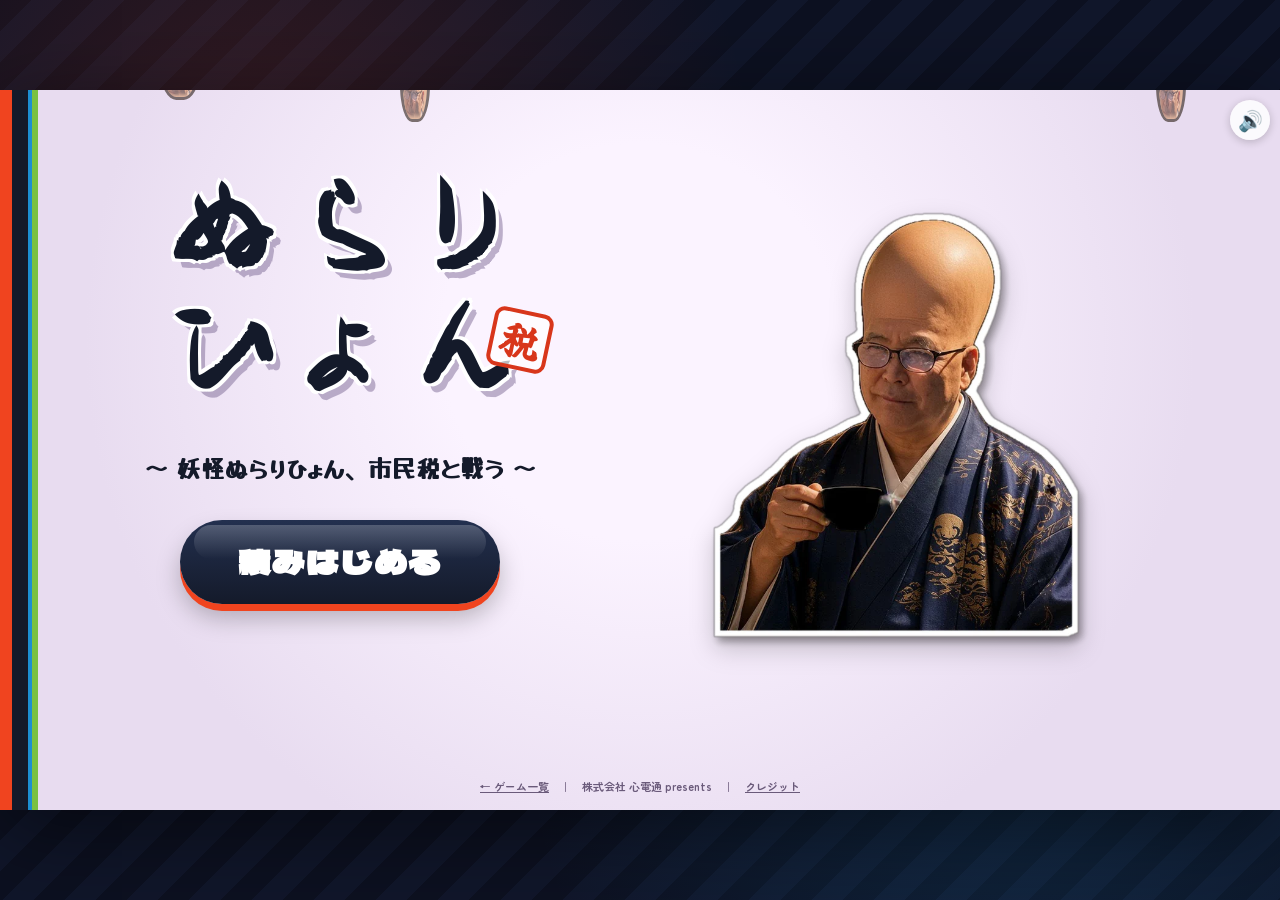
<file: nurarihyon/index.html>
<!doctype html>
<html lang="ja">
<head>
<meta charset="utf-8">
<meta name="robots" content="noindex, nofollow, noarchive">   <!-- 検索に出さない -->
<link rel="icon" href="data:image/svg+xml,%3Csvg xmlns=%22http://www.w3.org/2000/svg%22 viewBox=%220 0 100 100%22%3E%3Ctext y=%22.9em%22 font-size=%2290%22%3E%F0%9F%95%B9%3C/text%3E%3C/svg%3E">
<meta name="viewport" content="width=device-width, initial-scale=1, viewport-fit=cover, user-scalable=no">
<meta name="theme-color" content="#141a2a">
<title>ぬらりひょん｜株式会社 心電通</title>
<link rel="stylesheet" href="css/style.css?v=20261117c">
</head>
<body>
<div id="app">

  <!-- タイトル -->
  <section id="title" class="screen">
    <div class="stripes"><i></i><i></i><i></i><i></i></div>
    <div class="t-rain" id="tRain"></div>
    <div class="t-logo"><span class="t-big">ぬらり<br>ひょん</span><div class="hanko"><span>税</span></div></div>
    <img class="t-nura" src="assets/art/kita_up.webp" alt="ぬらりひょん（北村さん）">
    <p class="t-sub">〜 妖怪ぬらりひょん、市民税と戦う 〜</p>
    <button class="btn-main" id="btnStart"><span>積みはじめる</span></button>
    <p class="t-best" id="best"></p>
    <footer class="t-foot"><a href="../index.html#floor">← ゲーム一覧</a>　｜　株式会社 心電通 presents　｜　<a id="btnCredits">クレジット</a></footer>
  </section>

  <!-- 遊び方 -->
  <section id="howto" class="screen modal-bg">
    <div class="card howto-card">
      <p class="h-lead">北村さんブロックを積んで、<br><b>横1列そろえて消そう。</b></p>
      <ol class="h-steps">
        <li><b>1</b><span>ボタンで動かす・回す・落とす<br><small>PC：← → 移動／↑ 回転／スペース すとん</small></span></li>
        <li><b>2</b><span>税務署員が<img class="ic" src="assets/art/kanji_shi.svg" alt="市"><img class="ic" src="assets/art/kanji_min.svg" alt="民"><img class="ic" src="assets/art/kanji_zei.svg" alt="税">を3つ投げ込んでくる（あいだに普通のブロックもはさまる）。<br>これがある列は、そろえても消えない</span></li>
        <li><b>3</b><span>「<em>市・民・税</em>」を縦か横に3つ並べると<em>小爆発</em>！<br>まわりのブロックも消える<br><small>（並ぶ順番はバラバラでOK。置き場所を空けておこう）</small></span></li>
      </ol>
      <p class="h-note">全5レベル。レベル1は税務署員の来ない練習です。</p>
      <button class="btn-main small" id="btnHowtoOk"><span>わかった</span></button>
    </div>
  </section>

  <!-- ゲーム -->
  <section id="play" class="screen">
    <div class="p-bg"></div>
    <header class="hud">
      <div class="lv"><span>LEVEL</span><b id="lvNum">1</b></div>
      <div class="goal"><span>のこり</span><b id="goalNum">4</b><small>列</small></div>
      <div class="score"><span id="score">0</span><small>点</small></div>
    </header>
    <div class="next"><span>つぎ</span><canvas id="nextCv" width="120" height="120"></canvas><p class="kq" id="kqInfo"></p></div>
    <div class="board-wrap" id="boardWrap">
      <div class="rack l"></div><div class="rack r"></div>
      <canvas id="board"></canvas>
      <div class="flashrow" id="flashRows"></div>
    </div>
    <div class="nura" id="nura">
      <div class="n-bubble" id="nBubble">ちょっと、<br>よろしいですか…</div>
      <img id="nuraImg" src="assets/art/officer_idle.webp" alt="税務署員">
    </div>
    <div class="ryu-say kita-say" id="kitaSay"><img src="assets/face/kitamura_sq.jpg" alt=""><p>やめときましょう！</p></div>
    <div class="pad" id="pad">
      <button data-k="left" aria-label="左">◀</button>
      <button data-k="rot" class="rot" aria-label="回転">⟳</button>
      <button data-k="right" aria-label="右">▶</button>
      <button data-k="down" aria-label="はやく">▼</button>
      <button data-k="drop" class="drop" aria-label="すとん">すとん</button>
    </div>
    <div class="telop" id="telop"></div>
  </section>

  <!-- おわり -->
  <section id="end" class="screen">
    <div class="e-win" id="eWin">
      <div class="e-bubble">税務署さん、今年は<br>やめときましょう！</div>
      <img class="e-nura" src="assets/art/officer_idle.webp" alt="">
      <img class="e-kita" src="assets/art/kita_up.webp" alt="">
      <p class="e-telop">決算、無事終了！</p>
    </div>
    <div class="e-lose" id="eLose">
      <p class="e-banner">心電通<br>税務署被害者の会<br>開催</p>
      <div class="e-circle" id="eCircle"><img class="e-kanpai" src="assets/art/kanpai.svg" alt=""></div>
      <p class="e-telop">みんなで愚痴って、また明日。</p>
    </div>
  </section>

  <!-- 結果 -->
  <section id="result" class="screen">
    <div class="stripes"><i></i><i></i><i></i><i></i></div>
    <p class="r-head">けっか</p>
    <img class="r-pic" id="rPic" src="assets/art/kita_up.webp" alt="">
    <div class="r-rank"><p class="r-label">あなたは</p><p class="r-name" id="rName"></p><p class="r-note" id="rNote"></p></div>
    <div class="r-nums">
      <div><b id="rScore">0</b><span>点</span></div>
      <div><b id="rLines">0</b><span>列そろえた</span></div>
      <div><b id="rTax">0</b><span>市民税 爆発</span></div>
    </div>
    <div class="r-btns">
      <button class="btn-main small" id="btnRetry"><span>もう一回積む</span></button>
      <div class="r-row">
        <button class="btn-sub" id="btnSave">結果を画像で保存</button>
        <button class="btn-sub" id="btnTitle">タイトル</button>
      </div>
    </div>
  </section>

  <!-- クレジット -->
  <section id="credits" class="screen modal-bg">
    <div class="card credit-card">
      <h2>クレジット</h2>
      <dl>
        <dt>出演</dt><dd>北村勝さん（株式会社 心電通）</dd>
        <dt>写真</dt><dd>株式会社 心電通 ご提供</dd>
        <dt>音楽</dt><dd>魔王魂</dd>
      </dl>
      <p class="c-note">このゲームはフィクションです。「ぬらりひょん」は北村さんの異名です。税務署員は心電通の社員さんの似顔絵で、実在の税務署とは関係ありません。</p>
      <button class="btn-main small" id="btnCreditsOk"><span>とじる</span></button>
    </div>
  </section>

  <button class="mute" id="mute" aria-label="音のオンオフ"></button>
  <div class="flash" id="flash"></div>
</div>

<script src="js/head_img.js?v=20261117d"></script>
<script src="js/data.js?v=20261117c"></script>
<script src="../shared/js/nozoom.js?v=20261117c"></script>
<script src="../shared/js/audio.js?v=20261117c"></script>
<script src="../shared/js/home.js?v=20261117c"></script>
<script src="js/game.js?v=20261117d"></script>
</body>
</html>
</file>
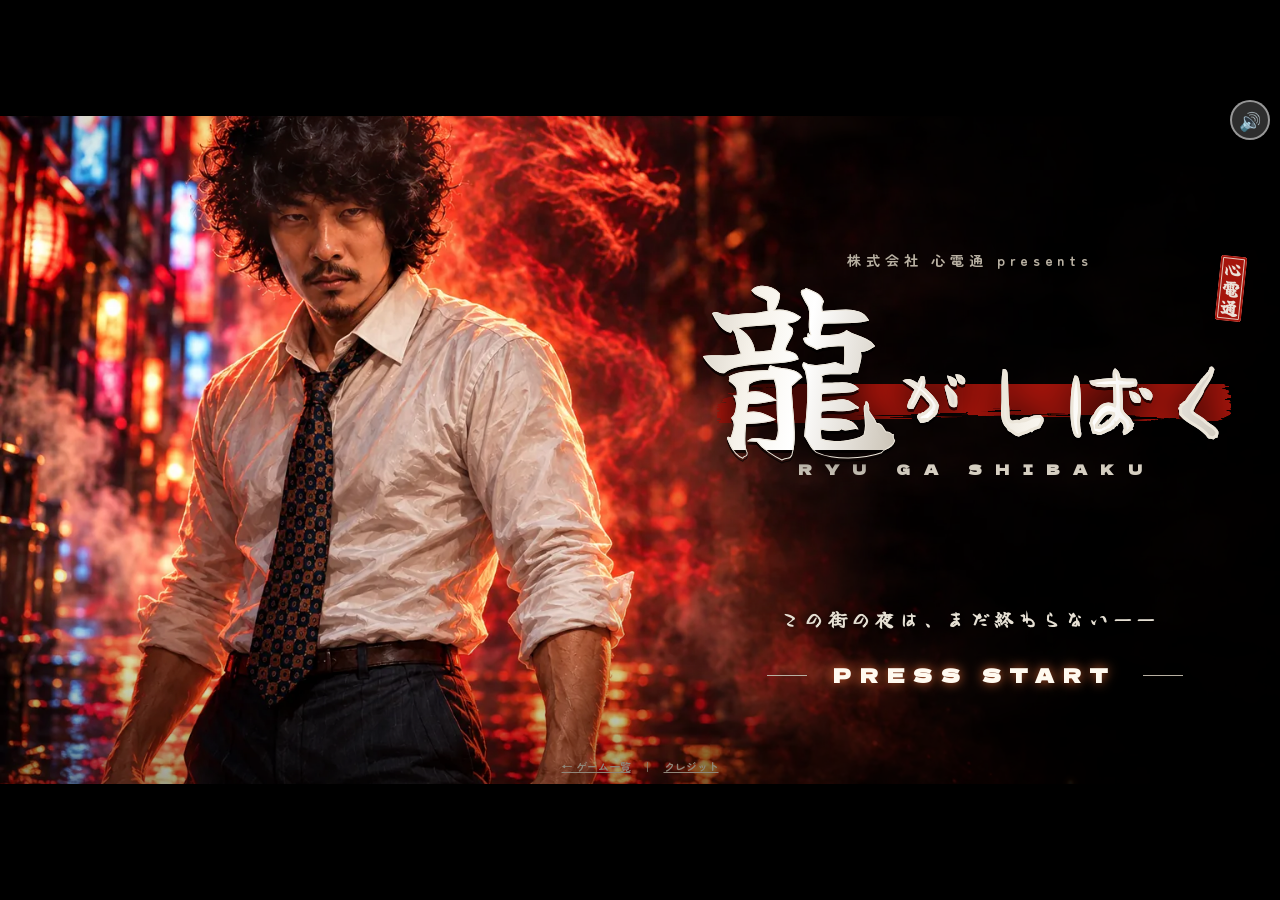
<file: ryuga-shibaku/index.html>
<!doctype html>
<html lang="ja">
<head>
<meta charset="utf-8">
<meta name="robots" content="noindex, nofollow, noarchive">   <!-- 検索に出さない -->
<link rel="icon" href="data:image/svg+xml,%3Csvg xmlns=%22http://www.w3.org/2000/svg%22 viewBox=%220 0 100 100%22%3E%3Ctext y=%22.9em%22 font-size=%2290%22%3E%F0%9F%95%B9%3C/text%3E%3C/svg%3E">
<meta name="viewport" content="width=device-width, initial-scale=1, viewport-fit=cover, user-scalable=no">
<meta name="theme-color" content="#000000">
<title>りゅうがしばく｜株式会社 心電通</title>
<link rel="stylesheet" href="css/style.css?v=20261117c">
</head>
<body>
<div id="app">

  <!-- タイトル（ここだけ本気の高画質） -->
  <section id="title" class="screen">
    <div class="t-art"></div>
    <svg class="t-smoke" viewBox="0 0 1600 900" preserveAspectRatio="xMidYMid slice" aria-hidden="true">
      <defs>
        <filter id="smokeA" x="0" y="0" width="100%" height="100%"><feTurbulence type="fractalNoise" baseFrequency=".0028 .0055" numOctaves="5" seed="7"/><feColorMatrix values="0 0 0 0 .62  0 0 0 0 .08  0 0 0 0 .04  0 0 0 1.5 -.78"/></filter>
        <filter id="rough" x="-5%" y="-10%" width="110%" height="120%"><feTurbulence type="fractalNoise" baseFrequency=".9" numOctaves="2" seed="3" result="n"/><feDisplacementMap in="SourceGraphic" in2="n" scale="3" xChannelSelector="R" yChannelSelector="G"/></filter>
        <filter id="brush" x="-5%" y="-30%" width="110%" height="160%"><feTurbulence type="fractalNoise" baseFrequency=".02 .4" numOctaves="3" seed="11" result="n"/><feDisplacementMap in="SourceGraphic" in2="n" scale="16" xChannelSelector="R" yChannelSelector="G"/></filter>
      </defs>
      <rect class="sm-a" width="1600" height="900" filter="url(#smokeA)"/>
    </svg>
    <canvas class="t-embers" id="embers"></canvas>
    <div class="t-vignette"></div>
    <div class="t-logo">
      <span class="t-small">株式会社 心電通 presents</span>
      <svg class="t-stroke" viewBox="0 0 400 90" preserveAspectRatio="none" aria-hidden="true"><path d="M14 58 C 110 34, 250 30, 392 46" filter="url(#brush)"/></svg>
      <span class="t-main"><b class="l-ryu">龍</b><b class="l-ga">が</b><b class="l-shibaku">しばく</b></span>
      <span class="t-en">RYU GA SHIBAKU</span>
      <i class="t-seal">心<br>電<br>通</i>
    </div>
    <p class="t-copy">この街の夜は、まだ終わらない――</p>
    <button class="t-start" id="btnStart">PRESS START</button>
    <p class="t-best" id="best"></p>
    <footer class="t-foot"><a href="../index.html#floor">← ゲーム一覧</a>　｜　<a id="btnCredits">クレジット</a></footer>
    <div class="t-bars"></div>
    <div class="t-flash"></div>
    <div class="crumble" id="crumble"></div>
  </section>

  <!-- ゲーム（ファミコン画質） -->
  <section id="play" class="screen">
    <div class="side side-l">
      <p class="s-logo">りゅうが<br>しばく</p>
      <dl class="keys">
        <dt>移動</dt><dd>← → ↑ ↓</dd>
        <dt>しばく</dt><dd>Z（連打でコンボ）</dd>
        <dt>ジャンプ</dt><dd>X</dd>
        <dt>極しばき</dt><dd>C（ゲージ満タン）</dd>
        <dt>ポーズ</dt><dd>P / Esc</dd>
      </dl>
    </div>
    <div class="tv" aria-hidden="true"><div class="tv-bottom"><span class="tv-brand">SHINDEN</span><i class="tv-led"></i><i class="tv-knob"></i><i class="tv-knob"></i></div></div>
    <svg class="cable" viewBox="0 0 390 30" aria-hidden="true"><path d="M195 0 C 195 14, 150 10, 150 30" /></svg>
    <div class="nes" id="nes">
      <canvas id="cv" width="256" height="240"></canvas>
      <div class="ov" id="ov">
        <div class="hud">
          <span class="h-name">りゅう</span><i class="bar hp"><b id="hpBar"></b></i>
          <span class="h-g">しばき</span><i class="bar gauge" id="gaugeWrap"><b id="gaugeBar"></b></i>
          <span class="h-items" id="hItems"></span>
          <span class="h-score" id="hScore">0</span>
        </div>
        <div class="boss" id="bossHud"><span id="bossName"></span><i class="bar bhp"><b id="bossBar"></b></i></div>
        <div class="go" id="go">GO ▶</div>
        <div class="msg" id="msg"></div>
        <div class="pop-layer" id="pops"></div>
        <div class="textbox" id="textbox"><p id="tbText"></p><span class="tb-next">▼</span></div>
        <div class="card" id="card"><div class="c-band"></div><img id="cardImg" alt=""><div class="c-txt"><p class="c-role" id="cardRole"></p><p class="c-name" id="cardName"></p><p class="c-catch" id="cardCatch"></p></div></div>
        <div class="stage-title" id="stageTitle"><p id="stNum"></p><p id="stName"></p></div>
        <div class="kiwami" id="kiwami">極</div>
        <div class="family" id="family"><img id="famImg" alt=""><p id="famCap"></p></div>
        <div class="pausebox" id="pausebox">PAUSE<small>START で つづける</small></div>
      </div>
    </div>
    <div class="pad" id="pad">
      <div class="pad-strip"><b>SHINDENTSU</b><span>しばき コントローラー</span></div>
      <div class="pad-face"></div>
      <div class="dpad" id="dpad"><i class="u"></i><i class="d"></i><i class="l"></i><i class="r"></i><b></b></div>
      <div class="mid">
        <span>SELECT</span><span>START</span>
        <button class="pill" id="btnSelect" aria-label="音のオンオフ"></button><button class="pill" id="btnPause" aria-label="ポーズ"></button>
        <em>音</em><em>ポーズ</em>
      </div>
      <div class="btns">
        <button class="bk" id="btnK">極</button><label class="lk">極しばき</label>
        <button class="bb" data-k="b">B</button><label class="lb">ジャンプ</label>
        <button class="ba" data-k="a">A</button><label class="la">しばく</label>
      </div>
    </div>
  </section>

  <!-- 結果 -->
  <section id="result" class="screen">
    <div class="r-bg"></div>
    <p class="r-head">RESULT</p>
    <img class="r-pic" id="rPic" src="assets/photo/ryu.webp" alt="">
    <div class="r-rank"><p class="r-label">あなたは</p><p class="r-name" id="rName"></p><p class="r-note" id="rNote"></p></div>
    <div class="r-nums">
      <div><b id="rScore">0</b><span>点</span></div>
      <div><b id="rKo">0</b><span>人しばいた</span></div>
      <div><b id="rCombo">0</b><span>最大コンボ</span></div>
    </div>
    <div class="r-btns">
      <button class="r-btn main" id="btnRetry">もう一回しばく</button>
      <div class="r-row">
        <button class="r-btn" id="btnSave">結果を画像で保存</button>
        <button class="r-btn" id="btnTitle">タイトル</button>
      </div>
    </div>
  </section>

  <!-- クレジット -->
  <section id="credits" class="screen modal-bg">
    <div class="ccard">
      <h2>クレジット</h2>
      <dl>
        <dt>出演</dt><dd>龍之介さん、中島さん、ダニエルさん、宮本さん、颯馬さん、社長（株式会社 心電通）</dd>
        <dt>写真</dt><dd>株式会社 心電通 ブログより</dd>
        <dt>タイトル絵</dt><dd>画像生成AI（ChatGPT）で作成</dd>
        <dt>音楽</dt><dd>魔王魂</dd>
        <dt>声</dt><dd>山本社長（みなさんの声まね）</dd>
      </dl>
      <p class="c-note">このゲームはフィクションです。題名は有名ゲームのパロディですが、公式とは関係ありません。社員のみんなは実際には仲良しです。</p>
      <button class="r-btn main" id="btnCreditsOk">とじる</button>
    </div>
  </section>

  <button class="mute" id="mute" aria-label="音のオンオフ"></button>
</div>

<script src="js/data.js?v=20261117c"></script>
<script src="../shared/js/nozoom.js?v=20261117c"></script>
<script src="../shared/js/audio.js?v=20261117c"></script>
<script src="../shared/js/home.js?v=20261117c"></script>
<script src="js/game.js?v=20261117d"></script>
</body>
</html>
</file>
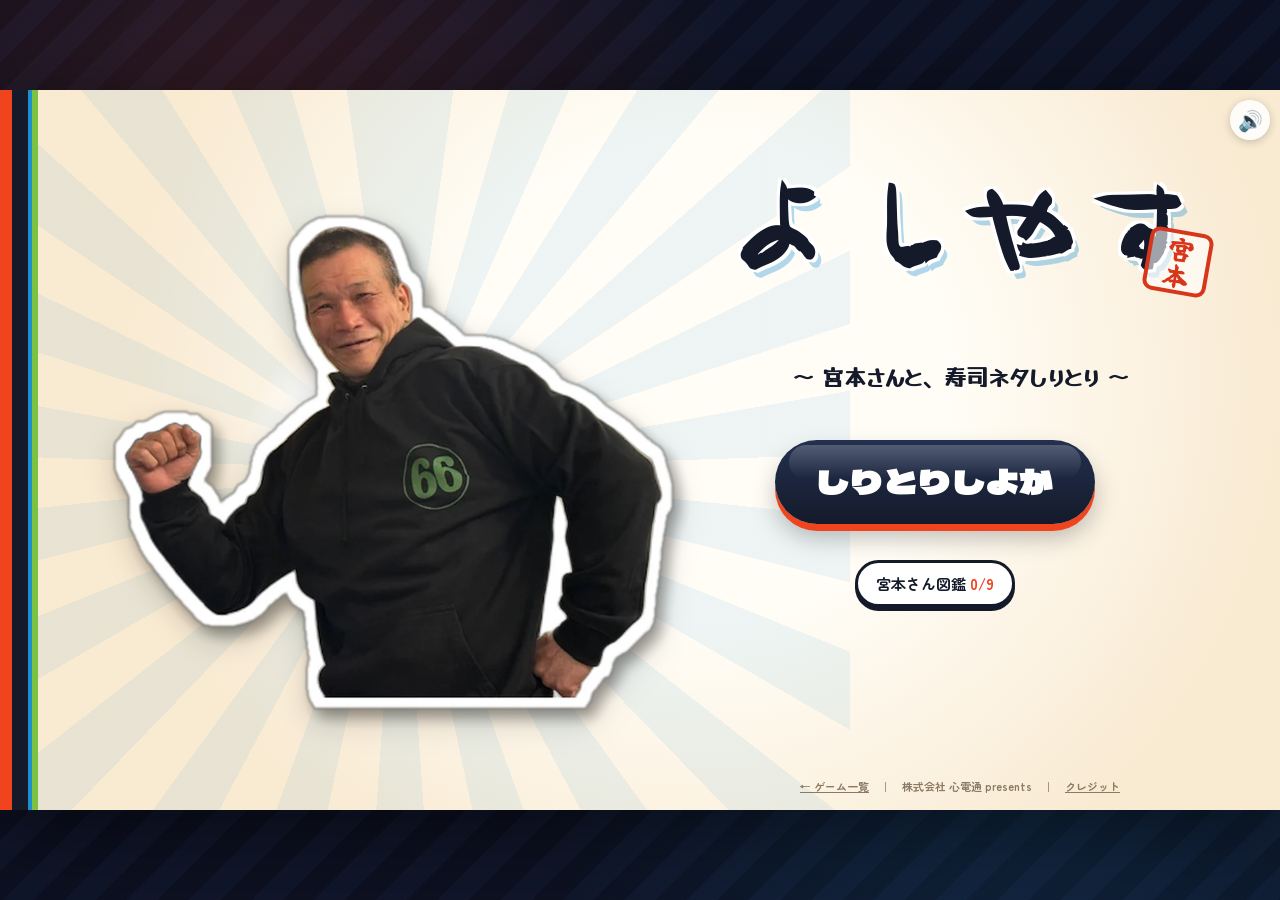
<file: yoshiyasu/index.html>
<!doctype html>
<html lang="ja">
<head>
<meta charset="utf-8">
<meta name="robots" content="noindex, nofollow, noarchive">   <!-- 検索に出さない -->
<link rel="icon" href="data:image/svg+xml,%3Csvg xmlns=%22http://www.w3.org/2000/svg%22 viewBox=%220 0 100 100%22%3E%3Ctext y=%22.9em%22 font-size=%2290%22%3E%F0%9F%95%B9%3C/text%3E%3C/svg%3E">
<meta name="viewport" content="width=device-width, initial-scale=1, viewport-fit=cover, user-scalable=no">
<meta name="theme-color" content="#141a2a">
<title>よしやす｜株式会社 心電通</title>
<link rel="stylesheet" href="css/style.css?v=20261117c">
</head>
<body>
<div id="app">

  <!-- タイトル -->
  <section id="title" class="screen">
    <div class="stripes"><i></i><i></i><i></i><i></i></div>
    <div class="t-rays"></div>
    <div class="t-glow"></div>
    <img class="t-miya" src="assets/photo/miya_grin.webp" alt="宮本さん">
    <div class="t-logo">
      <span class="t-big">よしやす</span>
      <div class="hanko"><span>宮本</span></div>
    </div>
    <p class="t-sub">〜 宮本さんと、寿司ネタしりとり 〜</p>
    <button class="btn-main" id="btnStart"><span>しりとりしよか</span></button>
    <button class="btn-sub" id="btnAlbum">宮本さん図鑑 <b id="albumCount"></b></button>
    <p class="t-best" id="best"></p>
    <footer class="t-foot"><a href="../index.html#floor">← ゲーム一覧</a>　｜　株式会社 心電通 presents　｜　<a id="btnCredits">クレジット</a></footer>
  </section>

  <!-- 遊び方 -->
  <section id="howto" class="screen modal-bg">
    <div class="card howto-card">
      <img class="h-miya" src="assets/photo/miya_peace.webp" alt="">
      <p class="h-lead">宮本さんと<b>60秒 寿司ネタしりとり</b>。<br><small>使えるのは寿司ネタだけ（2〜3文字）。</small></p>
      <ol class="h-steps">
        <li><b>1</b><span>宮本さんの言葉の<em class="red">最後の文字</em>から始まる<em class="red">寿司ネタ</em>を選ぶ<br><small>つながっても、寿司ネタじゃなければダメ</small></span></li>
        <li><b>2</b><span>宮本さんがルールをやぶったら（寿司ちゃう・「ん」で終わる・長いネタなど）<br><em class="akan-chip">アカン！</em>を押す</span></li>
        <li><b>3</b><span>「ガリ」「あがり」は、なぜかOK。次は寿司ネタならなんでも<br><small>つながるネタが無い時は、あなたも「ガリ」で飛ばせる</small></span></li>
      </ol>
      <p class="h-note">まちがえると5秒へります。最初は練習から。</p>
      <button class="btn-main small" id="btnHowtoOk"><span>わかった</span></button>
    </div>
  </section>

  <!-- しりとり -->
  <section id="play" class="screen">
    <div class="bg" id="bg"></div>
    <div class="sway" id="sway">
      <header class="hud">
        <div class="st-pill" id="mode">寿司ネタしりとり</div>
        <div class="score"><span id="score">0</span><small>点</small></div>
      </header>
      <div class="timer" id="timer"><div class="t-bar"><i id="timeBar"></i></div><b id="timeNum">60</b></div>
      <div class="bubble" id="bubble"><p id="say"></p></div>
      <div class="miya" id="miya">
        <img data-f="grin" src="assets/photo/miya_grin.webp" alt="">
        <img data-f="peace" src="assets/photo/miya_peace.webp" alt="">
        <img data-f="blank" src="assets/photo/miya_blank.webp" alt="">
        <img data-f="smug" src="assets/photo/miya_smug.webp" alt="">
        <img data-f="eat" src="assets/photo/miya_eat.webp" alt="">
        <img data-f="tipsy" src="assets/photo/miya_tipsy.webp" alt="">
        <img data-f="statue" src="assets/photo/statue.webp" alt="">
        <img data-f="fun" id="funImg" src="assets/photo/fun_wig.webp" alt="">
        <div class="fx" id="fx"></div>
      </div>
      <div class="history" id="history"></div>
      <div class="cards" id="cards"></div>
      <button class="akan" id="akan"><svg class="hari" viewBox="0 0 48 48" width="40" height="40"><path d="M24 44 L4 10 L10 6 L16 10 L22 4 L28 10 L34 4 L40 10 L44 8 Z" fill="#fff8e6" stroke="#2b1d14" stroke-width="3" stroke-linejoin="round"/><path d="M24 44 L10 6 M24 44 L22 4 M24 44 L34 4 M24 44 L44 8" stroke="#c9a46a" stroke-width="2"/><rect x="19" y="36" width="10" height="10" rx="2" fill="#d8361b" stroke="#2b1d14" stroke-width="2.5"/></svg><span>アカン！</span></button>
    </div>
    <div class="practice" id="practice"></div>
    <div class="telop" id="telop"></div>
    <div class="minus" id="minus">−5秒</div>
  </section>

  <!-- 時間切れのオチ -->
  <section id="forget" class="screen">
    <img class="f-miya" src="assets/photo/miya_blank.webp" alt="">
    <div class="f-bubble" id="fBubble">……なんの話<br>やったっけ？</div>
    <div class="f-words" id="fWords"></div>
    <div class="f-telop" id="fTelop">宮本さんは、<br>全部忘れました。</div>
  </section>

  <!-- 結果 -->
  <section id="result" class="screen">
    <div class="stripes"><i></i><i></i><i></i><i></i></div>
    <p class="r-head">けっか</p>
    <img class="r-miya" id="rMiya" src="assets/photo/miya_grin.webp" alt="">
    <div class="r-rank"><p class="r-label">あなたは宮本さんの</p><p class="r-name" id="rName"></p><p class="r-note" id="rNote"></p></div>
    <div class="r-nums">
      <div><b id="rScore">0</b><span>点</span></div>
      <div><b id="rChain">0</b><span>回つないだ</span></div>
      <div><b id="rTsukkomi">0</b><span>回ツッコんだ</span></div>
    </div>
    <div class="r-new" id="rNew"></div>
    <div class="r-btns">
      <button class="btn-main small" id="btnRetry"><span>もう一回しりとりする</span></button>
      <div class="r-row">
        <button class="btn-sub" id="btnResAlbum">図鑑</button>
        <button class="btn-sub" id="btnSave">結果を画像で保存</button>
        <button class="btn-sub" id="btnTitle">タイトル</button>
      </div>
    </div>
  </section>

  <!-- 宮本さん図鑑 -->
  <section id="album" class="screen">
    <header class="a-head"><button class="a-back" id="btnAlbumBack">◀ もどる</button><h2>宮本さん図鑑</h2><span id="aCount"></span></header>
    <p class="a-hint">宮本さんがしりとりでその言葉を言うと、カードが手に入ります。</p>
    <div class="a-grid" id="aGrid"></div>
    <div class="a-modal" id="aModal"><div class="a-card" id="aCard"></div></div>
  </section>

  <!-- クレジット -->
  <section id="credits" class="screen modal-bg">
    <div class="card credit-card">
      <h2>クレジット</h2>
      <dl>
        <dt>出演</dt><dd>宮本さん、こんちわ吉康くん（株式会社 心電通）</dd>
        <dt>写真</dt><dd>株式会社 心電通 ブログより</dd>
        <dt>音楽</dt><dd>魔王魂</dd>
      </dl>
      <p class="c-note">このゲームはフィクションを含みます。宮本さんは実際にはもっとしっかりしています。</p>
      <button class="btn-main small" id="btnCreditsOk"><span>とじる</span></button>
    </div>
  </section>

  <button class="mute" id="mute" aria-label="音のオンオフ"></button>
  <div class="flash" id="flash"></div>
</div>

<script src="js/data.js?v=20261117c"></script>
<script src="../shared/js/nozoom.js?v=20261117c"></script>
<script src="../shared/js/audio.js?v=20261117c"></script>
<script src="../shared/js/home.js?v=20261117c"></script>
<script src="js/game.js?v=20261117c"></script>
</body>
</html>
</file>
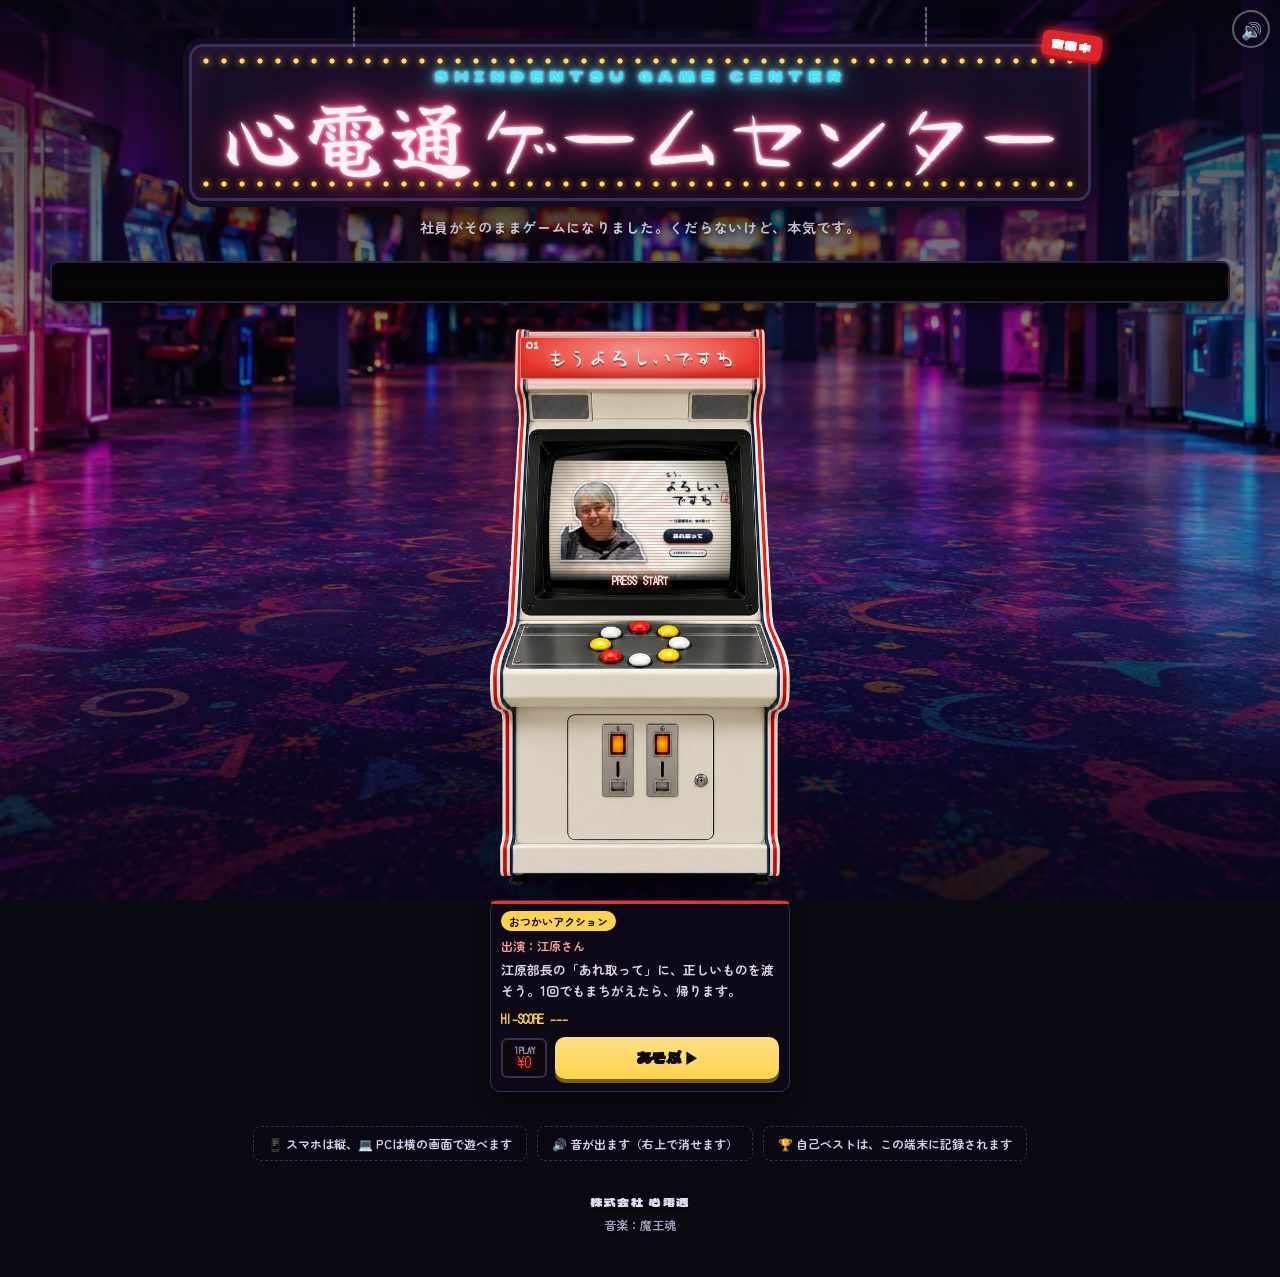
<file: play-mou-yoroshii.html>
<!doctype html>
<!-- このファイルは dev/top/make_solo.js が index.html から作ります。直すときは index.html を直して作り直す -->
<html lang="ja">
<head>
<meta charset="utf-8">
<meta name="robots" content="noindex, nofollow, noarchive">   <!-- 検索に出さない -->
<link rel="icon" href="data:image/svg+xml,%3Csvg xmlns=%22http://www.w3.org/2000/svg%22 viewBox=%220 0 100 100%22%3E%3Ctext y=%22.9em%22 font-size=%2290%22%3E%F0%9F%95%B9%3C/text%3E%3C/svg%3E">
<meta name="viewport" content="width=device-width, initial-scale=1, viewport-fit=cover">
<meta name="theme-color" content="#0b0912">
<title>もうよろしいですわ｜心電通ゲームセンター｜株式会社 心電通</title>
<style>
@font-face { font-family: 'Boku'; src: url('shared/fonts/boku.woff2') format('woff2'); font-display: swap; }
@font-face { font-family: 'Dela'; src: url('shared/fonts/dela.woff2') format('woff2'); font-display: swap; }
@font-face { font-family: 'Maru'; src: url('shared/fonts/maru.woff2') format('woff2'); font-weight: 700; font-display: swap; }
@font-face { font-family: 'Dot'; src: url('shared/fonts/dot.woff2') format('woff2'); font-display: swap; }
:root { --pink: #ff3d7f; --cyan: #3ee6ff; --gold: #ffcf4a; --bg: #0b0912; }
* { box-sizing: border-box; }
html, body { margin: 0; overflow-x: clip; }
body { min-height: 100vh; font-family: 'Maru', 'Hiragino Maru Gothic ProN', 'Meiryo', sans-serif; font-weight: 700; color: #efe9ff; background: var(--bg); overflow-x: hidden; }
a { color: inherit; }
button { font: inherit; color: inherit; border: 0; background: none; cursor: pointer; padding: 0; }
body.out #inside, body.in #outside { display: none; }
body.out { overflow: hidden; }

/* ═════ 店の外（トップ） ═════ */
#outside { position: fixed; inset: 0; overflow: hidden; background: #05030a; }
.ext { position: absolute; left: 50%; top: 50%; translate: -50% -50%; transform-origin: 50% 72%; transition: transform 1.2s cubic-bezier(.6,0,.3,1), filter 1.2s; animation: extin 1.6s ease-out both; }
@keyframes extin { from { opacity: 0; filter: brightness(.3) blur(6px); } }
.ext img { position: absolute; inset: 0; width: 100%; height: 100%; display: block; }
body.entering .ext { transform: scale(2.6); filter: brightness(1.6) blur(2px); }
/* 看板（絵の中の看板の板に、ネオンの店名をはめ込む） */
.slot { position: absolute; container-type: size; display: flex; flex-direction: column; align-items: center; justify-content: center; text-align: center; }
.slot::before { content: ''; position: absolute; inset: 0; background: radial-gradient(ellipse at 50% 50%, rgba(255,61,127,.18), transparent 70%); }
.slot .en { position: relative; margin: 0 0 1cqh; font-family: 'Dela', sans-serif; font-size: min(11cqh, 3.2cqw); letter-spacing: .4em; padding-left: .4em; color: var(--cyan); text-shadow: 0 0 4px #fff, 0 0 10px var(--cyan), 0 0 22px var(--cyan); white-space: nowrap; }
.slot .name { position: relative; margin: 0; font-family: 'Boku', serif; font-weight: 400; font-size: min(56cqh, 9.6cqw); line-height: 1; color: #fff1f6; white-space: nowrap;
  text-shadow: 0 0 4px #fff, 0 0 12px var(--pink), 0 0 28px var(--pink), 0 0 60px rgba(255,61,127,.75); animation: neonon 2.2s .3s both; }
.slot .name .fl { animation: flick 7s 2.6s infinite; }
@keyframes neonon { 0%, 18% { opacity: .08; text-shadow: none; } 20% { opacity: 1; } 24% { opacity: .2; } 30%, 100% { opacity: 1; } }
@keyframes flick { 0%, 7%, 9%, 52%, 54%, 100% { opacity: 1; } 8%, 53% { opacity: .25; text-shadow: none; } }
.rain { position: absolute; inset: 0; width: 100%; height: 100%; pointer-events: none; }
.ovl { position: absolute; inset: 0; pointer-events: none; background: radial-gradient(ellipse 90% 80% at 50% 45%, transparent 55%, rgba(0,0,0,.7) 100%); }
.door { position: absolute; left: 50%; bottom: 7vh; translate: -50% 0; width: max-content; text-align: center; animation: fadein 1s 1.6s both; }
@keyframes fadein { from { opacity: 0; } }
.enter { position: relative; display: inline-flex; flex-direction: column; align-items: center; padding: 14px 40px 12px; border-radius: 14px; color: #fff;
  background: linear-gradient(rgba(255,61,127,.32), rgba(120,20,80,.45)); border: 2px solid #ff8fb8; box-shadow: 0 0 14px rgba(255,61,127,.8), inset 0 0 16px rgba(255,61,127,.5);
  animation: pulse 1.6s ease-in-out infinite; }
.enter b { white-space: nowrap; font-family: 'Boku', serif; font-weight: 400; font-size: 34px; line-height: 1.1; text-shadow: 0 0 8px #ff3d7f, 0 0 2px #fff; }
.enter small { font-family: 'Dela', sans-serif; font-size: 11px; letter-spacing: .45em; padding-left: .45em; color: #ffd0e2; }
@keyframes pulse { 50% { box-shadow: 0 0 30px rgba(255,61,127,1), inset 0 0 22px rgba(255,61,127,.7); } }
.door p { margin: 10px 0 0; font-size: 12px; color: #d9cfee; text-shadow: 0 1px 4px #000; }
.flash { position: fixed; inset: 0; background: #fff; opacity: 0; pointer-events: none; z-index: 60; }
body.entering .flash { animation: wflash 1.25s ease-in forwards; }
@keyframes wflash { 0%, 60% { opacity: 0; } 100% { opacity: 1; } }
body.arrive .flash { opacity: 1; animation: wout .7s ease-out forwards; }
@keyframes wout { to { opacity: 0; } }

/* ═════ 店内（ゲーム選択） ═════ */
.room { position: fixed; inset: 0; z-index: -1; background: url('top/arcade_bg.webp') 50% 40% / cover no-repeat; }
.room::after { content: ''; position: absolute; inset: 0; background: linear-gradient(rgba(8,5,16,.82) 0%, rgba(8,5,16,.45) 38%, rgba(8,5,16,.35) 60%, rgba(8,5,16,.8) 100%); }
.bar { position: absolute; left: 0; right: 0; top: 0; z-index: 50; display: flex; justify-content: space-between; padding: 10px; pointer-events: none; }
.bar button { pointer-events: auto; height: 38px; padding: 0 14px; border-radius: 19px; font-size: 12px; background: rgba(12,8,24,.75); border: 2px solid rgba(255,255,255,.35); }
.bar .mute { width: 38px; padding: 0; font-size: 17px; }
.mute::after { content: '🔊'; } .mute.off::after { content: '🔇'; }
.top { position: relative; padding: 44px 16px 6px; text-align: center; }
.sign { position: relative; display: inline-block; max-width: 100%; padding: 18px 28px 16px; border-radius: 14px; background: linear-gradient(#17112a, #0e0a1a); border: 3px solid #3a2c5c;
  box-shadow: 0 0 0 6px #120d20, 0 10px 40px rgba(0,0,0,.7), inset 0 0 30px rgba(255,61,127,.12); }
.sign::before, .sign::after { content: ''; position: absolute; top: -40px; width: 2px; height: 40px; background: repeating-linear-gradient(#6b6280 0 4px, #2a2438 4px 6px); }
.sign::before { left: 18%; } .sign::after { right: 18%; }
.bulbs { position: absolute; inset: 5px; border-radius: 10px; pointer-events: none;
  background: radial-gradient(circle, #ffd86b 0 2.2px, transparent 3px) 0 0 / 18px 18px repeat-x, radial-gradient(circle, #ffd86b 0 2.2px, transparent 3px) 0 100% / 18px 18px repeat-x;
  filter: drop-shadow(0 0 3px #ffb300); animation: chase 1s steps(2) infinite; }
@keyframes chase { 50% { background-position: 9px 0, 9px 100%; } }
.sign .en { margin: 0 0 2px; font-family: 'Dela', sans-serif; font-size: clamp(10px, 2.4vw, 15px); letter-spacing: .4em; color: var(--cyan); text-shadow: 0 0 4px #fff, 0 0 10px var(--cyan), 0 0 22px var(--cyan); }
.sign h1 { margin: 0; font-family: 'Boku', serif; font-weight: 400; font-size: clamp(26px, 7.8vw, 84px); line-height: 1.12; color: #fff1f6; white-space: nowrap;
  text-shadow: 0 0 4px #fff, 0 0 12px var(--pink), 0 0 28px var(--pink), 0 0 52px rgba(255,61,127,.7); }
.sign h1 .fl { animation: flick 6s infinite; }
.open { position: absolute; right: -14px; top: -14px; padding: 4px 10px; border-radius: 6px; font-family: 'Dela', sans-serif; font-size: 12px; letter-spacing: .1em; color: #fff;
  background: #e0242c; box-shadow: 0 0 12px #ff3030, 0 3px 0 #7a0c10; rotate: 8deg; animation: blink 1.6s steps(1) infinite; }
@keyframes blink { 50% { opacity: .55; } }
.lead { margin: 16px 0 0; font-size: 14px; color: #e3dcf5; letter-spacing: .05em; text-shadow: 0 2px 6px #000; }
.ticker { max-width: 1180px; margin: 18px auto 0; margin-inline: max(10px, calc((100% - 1180px) / 2)); overflow: hidden; border-radius: 8px; background: #070507; border: 2px solid #2b2140; box-shadow: inset 0 0 12px #000, 0 6px 16px rgba(0,0,0,.5); }
.ticker p { margin: 0; padding: 7px 0; white-space: nowrap; font-family: 'Dot', monospace; font-size: 16px; color: #ff9a2a; text-shadow: 0 0 6px #ff6a00; display: inline-block; padding-left: 100%; animation: tick 34s linear infinite; }
@keyframes tick { to { transform: translateX(-100%); } }

/* 筐体の列（ゲームごとに色・操作パネルの違う筐体） */
.floor { max-width: 1180px; margin: 30px auto 0; padding: 0 12px; display: grid; grid-template-columns: repeat(5, 1fr); gap: 22px 18px; }
.cab { --c: #ff3d7f; --c2: #ffcf4a; position: relative; display: flex; flex-direction: column; text-decoration: none; color: inherit; }   /* 同じ段の説明の枠は、同じ高さにそろえる */
.stand { position: relative; aspect-ratio: 796 / 1479; }
.stand::before { content: ''; position: absolute; left: -6%; right: -6%; bottom: -4%; height: 12%; border-radius: 50%; background: radial-gradient(ellipse, rgba(0,0,0,.75), transparent 70%); }
.stand::after { content: ''; position: absolute; left: -30%; right: -30%; top: 10%; height: 50%; z-index: -1; pointer-events: none;
  background: radial-gradient(ellipse, color-mix(in srgb, var(--c) 45%, transparent), transparent 65%); opacity: .55; transition: opacity .2s; }
.cab:hover .stand::after { opacity: .9; }
.machine { position: absolute; left: 50%; bottom: 0; height: 100%; max-width: 100%; aspect-ratio: var(--ar, 796 / 1479); translate: -50% 0; transition: transform .2s; }
a.cab:hover .machine, a.cab:focus-visible .machine { transform: translateY(-6px); }
.body { position: absolute; inset: 0; width: 100%; height: 100%; z-index: 2; pointer-events: none; }
.scr { position: absolute; left: var(--sl); top: var(--st); width: var(--sw); height: var(--sh); z-index: 1; overflow: hidden; background: #000; }
.scr img { position: absolute; inset: 0; width: 100%; height: 100%; object-fit: contain; transform: scale(1.14); filter: saturate(1.1) brightness(.95) contrast(1.05); transition: filter .2s; }
.scr::after { content: ''; position: absolute; inset: 0; pointer-events: none;
  background: linear-gradient(115deg, rgba(255,255,255,.16) 0 18%, transparent 30%), repeating-linear-gradient(rgba(0,0,0,0) 0 2px, rgba(0,0,0,.2) 2px 3px), radial-gradient(ellipse at 50% 50%, transparent 55%, rgba(0,0,0,.6) 100%); }
.cab:hover .scr img { filter: saturate(1.25) brightness(1.1) contrast(1.05); }
.scr em { position: absolute; left: 0; right: 0; bottom: 0; padding: 3px 0 4px; text-align: center; font-style: normal; font-family: 'Dot', monospace; font-size: 11px; color: #fff; z-index: 1;
  background: linear-gradient(transparent, rgba(0,0,0,.8) 45%); text-shadow: 0 0 6px var(--c); animation: blink 1.2s steps(1) infinite; }
.marq { position: absolute; left: var(--ml); top: var(--mt); width: var(--mw); height: var(--mh); z-index: 3; display: flex; align-items: center; justify-content: center; border-radius: 3px; overflow: hidden;
  background: radial-gradient(ellipse at 50% 30%, color-mix(in srgb, var(--c) 55%, #fff), var(--c) 75%); box-shadow: inset 0 0 0 1px rgba(255,255,255,.4), inset 0 -4px 8px rgba(0,0,0,.25), 0 0 16px color-mix(in srgb, var(--c) 70%, transparent); }
.marq b { font-family: 'Boku', serif; font-weight: 400; font-size: 21px; line-height: 1; color: #fff; text-shadow: 0 2px 0 rgba(0,0,0,.35), 0 0 8px rgba(255,255,255,.4); white-space: nowrap; }
.marq .no { position: absolute; left: 5px; top: 3px; font-family: 'Dela', sans-serif; font-size: 8px; color: rgba(255,255,255,.85); }
.pop { flex: 1; display: flex; flex-direction: column; position: relative; margin: 14px 2px 0; padding: 10px 10px 12px; border-radius: 10px; background: rgba(14,10,24,.86); border: 1px solid #3a2d55; box-shadow: 0 8px 18px rgba(0,0,0,.5); }
.pop::before { content: ''; position: absolute; left: 0; right: 0; top: 0; height: 3px; border-radius: 10px 10px 0 0; background: var(--c); }
.genre { display: inline-block; align-self: flex-start; margin: 0 0 6px; padding: 2px 8px; border-radius: 999px; font-size: 11px; color: #0b0912; background: var(--c2); }
.who { margin: 0 0 6px; font-size: 12px; color: color-mix(in srgb, var(--c) 50%, #fff); }
.desc { margin: 0; font-size: 12.5px; line-height: 1.6; color: #d9d2ea; }
.best { margin: 8px 0 0; font-family: 'Dot', monospace; font-size: 12px; color: var(--gold); }
.foot { display: flex; align-items: center; gap: 8px; margin-top: auto; padding-top: 10px; }   /* あそぶボタンは枠の下にそろえる */
.coin { display: flex; flex-direction: column; align-items: center; justify-content: center; width: 46px; height: 40px; border-radius: 6px; background: #0a070f; border: 2px solid #3a2d55; font-family: 'Dot', monospace; line-height: 1.05; }
.coin span { font-size: 9px; color: #9a8fb8; } .coin b { font-weight: 400; font-size: 14px; color: #ff4b4b; text-shadow: 0 0 6px #ff2020; }
.play { flex: 1; text-align: center; padding: 10px 6px; border-radius: 10px; font-family: 'Dela', sans-serif; font-size: 15px; color: #0b0912; background: linear-gradient(color-mix(in srgb, var(--c2) 70%, #fff), var(--c2)); box-shadow: 0 4px 0 color-mix(in srgb, var(--c2) 45%, #000); }
a.cab:active .play { transform: translateY(3px); box-shadow: 0 1px 0 color-mix(in srgb, var(--c2) 45%, #000); }
.c1 { --c: #e8322a; --c2: #ffd34d; } .c2 { --c: #1c5fa8; --c2: #ffd34d; } .c3 { --c: #ff8a1e; --c2: #7bdc4a; } .c4 { --c: #7a4fc8; --c2: #e0c46a; }
.c5 { --c: #b3170e; --c2: #e9e3d6; }
.c5 .marq { background: linear-gradient(#1a0606, #070202); box-shadow: inset 0 0 0 2px #b3170e, 0 0 16px rgba(179,23,14,.6); }
.c5 .marq b { color: #f1ece3; }
/* 両替機（2列・3列の時だけ置いて、右下の空きを埋める） */
.changer { --c: #3aa0d8; --c2: #bfe6ff; display: none; cursor: pointer; }
.changer .pop .play { background: #2a2140; color: #bfb4dc; box-shadow: none; }
.changer .say { position: absolute; left: 50%; top: 18%; translate: -50% 0; z-index: 4; padding: 6px 10px; border-radius: 10px; background: #fff; color: #1a1430; font-size: 12px; white-space: nowrap; opacity: 0; pointer-events: none; transition: opacity .2s; }
.changer.talk .say { opacity: 1; }

.notice { max-width: 1180px; margin: 34px auto 0; padding: 0 16px; display: flex; flex-wrap: wrap; gap: 10px; justify-content: center; }
.notice p { margin: 0; padding: 8px 14px; border-radius: 8px; font-size: 12px; color: #d5cdea; background: rgba(10,7,18,.75); border: 1px dashed #3a2d55; }
footer { max-width: 1180px; margin: 30px auto 0; padding: 0 16px 40px; text-align: center; font-size: 12px; color: #a59cc0; line-height: 1.9; text-shadow: 0 1px 4px #000; }
footer b { font-family: 'Dela', sans-serif; font-weight: 400; letter-spacing: .15em; color: #e3dcf5; }

/* 1本ずつの入口（play-*.html）：店内に、そのゲームの筐体を1台だけ置く */
body.solo #outside, body.solo #btnOut, body.solo .changer { display: none !important; }
body.solo .bar { justify-content: flex-end; }
body.solo .floor { grid-template-columns: minmax(0, 300px); justify-content: center; max-width: none; margin-top: 26px; }
body.solo .pop { margin-left: 0; margin-right: 0; }
body.solo .desc { font-size: 13px; }
@media (max-width: 700px) { body.solo .floor { grid-template-columns: minmax(0, min(260px, 72vw)); } }

@media (max-width: 1100px) { .floor { grid-template-columns: repeat(3, 1fr); max-width: 760px; } .changer { display: block; } }
@media (max-width: 700px) {
  .top { padding-top: 54px; }
  .sign { padding: 14px 16px 12px; }
  .open { right: -8px; top: -12px; font-size: 10px; }
  .floor { grid-template-columns: repeat(2, 1fr); gap: 18px 12px; padding: 0 12px; }
  .marq .no { font-size: 7px; }
  .scr em { font-size: 9px; }
  .pop { padding: 8px 8px 10px; margin-top: 10px; }
  .desc { font-size: 11.5px; } .who { font-size: 11px; } .genre { font-size: 10px; }
  .coin { width: 40px; } .play { font-size: 13px; padding: 9px 4px; }
  .ticker p { font-size: 14px; }
  .enter b { font-size: 28px; }
}
</style>
</head>
<body class="in solo">

<!-- ═════ 店の外（トップ） ═════ -->
<section id="outside">
  <div class="ext" id="ext">
    <img id="extImg" alt="夜の心電通ゲームセンター">
    <div class="slot" id="slot"><p class="en">SHINDENTSU GAME CENTER</p><p class="name">心電通<span class="fl">ゲ</span>ームセンター</p></div>
  </div>
  <canvas class="rain" id="rain"></canvas>
  <div class="ovl"></div>
  <div class="door">
    <button class="enter" id="btnEnter"><b>中に入る</b><small>ENTER</small></button>
    <p>音が出ます 🔊</p>
  </div>
</section>

<!-- ═════ 店内（ゲーム選択） ═════ -->
<section id="inside">
  <div class="room" aria-hidden="true"></div>
  <div class="bar"><button id="btnOut">◀ 店の外へ</button><button class="mute" id="mute" aria-label="音のオンオフ"></button></div>
  <header class="top">
    <div class="sign">
      <i class="bulbs"></i>
      <p class="en">SHINDENTSU GAME CENTER</p>
      <h1>心電通<span class="fl">ゲ</span>ームセンター</h1>
      <span class="open">営業中</span>
    </div>
    <p class="lead">社員がそのままゲームになりました。くだらないけど、本気です。</p>
  </header>

  <div class="ticker"><p>★ 1プレイ 0円 ★ スマホでもPCでも遊べます ★ 出演は全て弊社の社員です ★ ゲームはフィクションです。社員のみんなは実際には仲良しです ★ 本日も安全第一でお遊びください ★</p></div>

  <main class="floor">
    <a class="cab c1" href="mou-yoroshii/index.html?from=solo" data-key="eba_save_v1" data-m="mou">
      <div class="stand"><div class="machine">
        <div class="scr"><img src="top/mou-yoroshii.webp" alt="もうよろしいですわ の画面"><em>PRESS START</em></div>
        <img class="body" src="top/cab_mou.webp" alt="">
        <div class="marq"><span class="no">01</span><b>もうよろしいですわ</b></div>
      </div></div>
      <div class="pop">
        <p class="genre">おつかいアクション</p>
        <p class="who">出演：江原さん</p>
        <p class="desc">江原部長の「あれ取って」に、正しいものを渡そう。1回でもまちがえたら、帰ります。</p>
        <p class="best"></p>
        <div class="foot"><div class="coin"><span>1PLAY</span><b>¥0</b></div><span class="play">あそぶ ▶</span></div>
      </div>
    </a>
  </main>

  <div class="notice">
    <p>📱 スマホは縦、💻 PCは横の画面で遊べます</p>
    <p>🔊 音が出ます（右上で消せます）</p>
    <p>🏆 自己ベストは、この端末に記録されます</p>
  </div>

  <footer>
    <b>株式会社 心電通</b><br>
    音楽：魔王魂
  </footer>
</section>
<div class="flash"></div>

<script>window.GC_SOLO = 'mou';</script>
<script src="top/layout.js?v=20261117c"></script>
<script src="shared/js/nozoom.js?v=20261117c"></script>
<script src="shared/js/audio.js?v=20261117c"></script>
<script>
(() => {
  const $ = (id) => document.getElementById(id);
  const LAY = window.TOP_LAYOUT || {};
  const A = window.AUDIO;
  A.init({ se: ['doorchime', 'chin', 'tap', 'cursor'], seBase: 'shared/se/', bgmBase: 'top/bgm/' });

  // ── 1本ずつの入口（play-*.html。dev/top/make_solo.js がこのページから作る）：店の外は出さず、店内にそのゲームの筐体を1台だけ置く ──
  //   make_solo.js が最初からその形で書き出す（読み込みの遅いスマホで、一瞬でも店の外や5台が見えないように）。ここは念のため
  //   ゲームへは ?from=solo を付けて行く → ゲームの🏠・「← もどる」で、この入口に帰ってくる（shared/js/home.js）
  const SOLO = window.GC_SOLO || '';
  if (SOLO) {
    document.body.classList.add('solo');
    document.querySelectorAll('[data-m]').forEach((c) => { if (c.dataset.m !== SOLO) c.remove(); });
    document.querySelectorAll('a.cab').forEach((c) => { const h = c.getAttribute('href'); if (!h.includes('from=solo')) c.setAttribute('href', h + '?from=solo'); });
    document.querySelector('.ticker p').textContent = '★ 1プレイ 0円 ★ スマホでもPCでも遊べます ★ 出演は全て弊社の社員です ★ ゲームはフィクションです。社員のみんなは実際には仲良しです ★ 本日も安全第一でお遊びください ★';
  }

  // ── 店の外：絵を画面いっぱいに（はみ出す分は切る）し、看板の板にネオンの店名をはめ込む ──
  const ext = $('ext'), extImg = $('extImg'), slot = $('slot');
  function placeExt() {
    const land = innerWidth > innerHeight * 1.05, L = LAY[land ? 'ext_land' : 'ext_port'];
    if (!L) return;
    const src = `top/exterior_${land ? 'land' : 'port'}.webp`;
    if (!extImg.src.endsWith(src)) extImg.src = src;
    const [aw, ah] = L.ar.split('/').map(Number), ar = aw / ah;
    const w = Math.max(innerWidth, innerHeight * ar);
    ext.style.width = w + 'px'; ext.style.height = (w / ar) + 'px';
    const [x, y, sw, sh] = L.sign;
    Object.assign(slot.style, { left: x + '%', top: y + '%', width: sw + '%', height: sh + '%' });
  }
  if (!SOLO) { addEventListener('resize', placeExt); placeExt(); }

  // ── 雨：1粒ずつ描く（奥は細く薄く遅い、手前は長く濃く速い）。地面には小さな波紋 ──
  const rc = $('rain'), rx = rc.getContext('2d');
  const calm = matchMedia('(prefers-reduced-motion: reduce)').matches;
  let drops = [], rips = [], rw = 0, rh = 0, rlast = performance.now();
  function rainSize() {
    const d = Math.min(2, devicePixelRatio || 1);
    rw = innerWidth; rh = innerHeight; rc.width = rw * d; rc.height = rh * d; rx.setTransform(d, 0, 0, d, 0, 0);
    const n = Math.round((rw * rh) / (calm ? 7000 : 2600));
    drops = Array.from({ length: n }, () => newDrop(true));
  }
  function newDrop(any) {
    const z = Math.random();   // 0＝奥 … 1＝手前
    return { x: Math.random() * (rw + 200) - 100, y: any ? Math.random() * rh : -40 - Math.random() * 200, z,
      len: 14 + z * 34, v: 750 + z * 950, a: .22 + z * .45, w: .7 + z * 1.6, ground: rh * (.70 + Math.random() * .28) };
  }
  function rainFrame(t) {
    const dt = Math.max(0, Math.min(.05, (t - rlast) / 1000)); rlast = t;
    if (document.body.classList.contains('out')) {
      rx.clearRect(0, 0, rw, rh);
      const slant = .18;   // 少し斜めに降る
      rx.lineCap = 'round';
      // 奥・まん中・手前の3段に分けて、段ごとに1回でまとめて描く（1粒ずつ描くとスマホが重い）
      const layers = [[], [], []];
      for (const d of drops) {
        d.y += d.v * dt; d.x += d.v * slant * dt;
        if (d.z > .55 && d.y > d.ground) {   // 手前の雨粒は地面で波紋になる
          if (rips.length < 120) rips.push({ x: d.x, y: d.ground, r: 1.5, a: .65 * d.z, z: d.z });
          Object.assign(d, newDrop(false));
          continue;
        }
        if (d.y > rh + 40) { Object.assign(d, newDrop(false)); continue; }
        layers[d.z < .34 ? 0 : d.z < .67 ? 1 : 2].push(d);
      }
      layers.forEach((L, i) => {
        if (!L.length) return;
        rx.strokeStyle = `rgba(215,230,255,${[.22, .4, .6][i]})`; rx.lineWidth = [.8, 1.3, 2][i];
        rx.beginPath();
        for (const d of L) { rx.moveTo(d.x - d.len * slant, d.y - d.len); rx.lineTo(d.x, d.y); }
        rx.stroke();
      });
      rx.lineWidth = 1.1; rx.strokeStyle = 'rgba(225,238,255,.45)';
      rx.beginPath();
      for (const r of rips) {
        r.r += (16 + r.z * 22) * dt; r.a -= .9 * dt;
        if (r.a <= 0 || r.r <= 0) continue;
        rx.moveTo(r.x + r.r * (1 + r.z), r.y);
        rx.ellipse(r.x, r.y, r.r * (1 + r.z), r.r * .32 * (1 + r.z), 0, 0, Math.PI * 2);
      }
      rx.stroke();
      rips = rips.filter((r) => r.a > 0);
    }
    requestAnimationFrame(rainFrame);
  }
  addEventListener('resize', rainSize);
  rainSize();
  requestAnimationFrame(rainFrame);

  // ── 筐体ごとに、絵の中の画面・マーキーの位置を合わせる ──
  document.querySelectorAll('[data-m]').forEach((c) => {
    const L = LAY[c.dataset.m]; if (!L) return;
    const m = c.querySelector('.machine'); m.style.setProperty('--ar', L.ar);
    if (L.scr) { const [x, y, w, h] = L.scr; Object.entries({ sl: x - .6, st: y - .4, sw: w + 1.2, sh: h + .8 }).forEach(([k, v]) => m.style.setProperty('--' + k, v + '%')); }
    if (L.mq) { const [x, y, w, h] = L.mq; Object.entries({ ml: x + 1.5, mt: y + .9, mw: w - 3, mh: h - 1.8 }).forEach(([k, v]) => m.style.setProperty('--' + k, v + '%')); }
  });

  // ── 入店：自動ドアの音 → 近づいて → 店内へ（ここからBGM） ──
  const muteBtn = $('mute');
  const syncMute = () => muteBtn.classList.toggle('off', A.muted);
  muteBtn.addEventListener('click', () => { A.unlock(); A.setMuted(!A.muted); syncMute(); if (!A.muted) A.bgm('lobby'); });
  syncMute();
  function showInside(arrive) {
    document.body.className = 'in' + (arrive ? ' arrive' : '');
    if (location.hash !== '#floor') history.replaceState(null, '', '#floor');
    fitMarquee();
  }
  let entering = false;
  if (!SOLO) $('btnEnter').addEventListener('click', () => {
    if (entering) return; entering = true;
    A.unlock(); A.se('doorchime'); A.bgm('lobby');
    document.body.classList.add('entering');
    setTimeout(() => { showInside(true); window.scrollTo(0, 0); entering = false; }, 1250);
  });
  $('btnOut').addEventListener('click', () => {
    A.se('tap'); A.stopBgm(400);
    document.body.className = 'out'; history.replaceState(null, '', location.pathname + location.search);
    ext.style.animation = 'none'; void ext.offsetWidth; ext.style.animation = '';
  });
  // ゲームから戻ってきた時（#floor）は店内から。BGM は最初にどこかを触った時に流す（ブラウザの決まりで、自動では鳴らせない）
  if (location.hash === '#floor' || SOLO) {
    if (SOLO) document.body.className = 'in solo'; else showInside(false);
    fitMarquee();
    const start = () => { A.unlock(); if (!A.muted) A.bgm('lobby'); removeEventListener('pointerdown', start, true); removeEventListener('keydown', start, true); };
    addEventListener('pointerdown', start, true); addEventListener('keydown', start, true);
  }

  if (!SOLO) addEventListener('hashchange', () => { if (location.hash === '#floor' && !document.body.classList.contains('in')) showInside(false); });

  // ── 自己ベスト（各ゲームがこの端末に保存したもの） ──
  document.querySelectorAll('a.cab').forEach((c) => {
    let s = null;
    try { s = JSON.parse(localStorage.getItem(c.dataset.key) || 'null'); } catch (_) { }
    const el = c.querySelector('.best');
    if (!s) { el.textContent = 'HI-SCORE ---'; return; }
    if (c.dataset.unit === 'sec') el.textContent = s.best >= 0 ? `BEST ${s.best}秒のこし` : 'HI-SCORE ---';
    else el.textContent = s.best ? `HI-SCORE ${Number(s.best).toLocaleString()}` : 'HI-SCORE ---';
  });

  // ── マーキーの題名が板からはみ出さないように、文字を小さくする ──
  function fitMarquee() {
    document.querySelectorAll('.marq b').forEach((b) => {
      b.style.fontSize = '';
      const box = b.parentElement;
      let fs = Math.min(parseFloat(getComputedStyle(b).fontSize), box.clientHeight * .62);
      b.style.fontSize = fs + 'px';
      while (b.scrollWidth > box.clientWidth * .86 && fs > 8) { fs -= .5; b.style.fontSize = fs + 'px'; }
    });
  }
  addEventListener('resize', fitMarquee);
  document.fonts.ready.then(fitMarquee);
  fitMarquee();

  // ── 筐体を押す：コインの音 → 少し待ってからゲームへ ──
  document.querySelectorAll('a.cab').forEach((c) => c.addEventListener('click', (e) => {
    if (e.metaKey || e.ctrlKey || e.shiftKey || A.muted) return;
    e.preventDefault();
    A.unlock(); A.se('chin');
    c.querySelector('.scr em').textContent = 'COIN IN!';
    setTimeout(() => { location.href = c.getAttribute('href'); }, 380);
  }));
  // 両替機：押すとひとこと
  const ch = $('changer') || document.createElement('div');
  const talk = () => { A.unlock(); A.se('cursor'); ch.classList.add('talk'); clearTimeout(ch._t); ch._t = setTimeout(() => ch.classList.remove('talk'), 1600); };
  ch.addEventListener('click', talk);
  ch.addEventListener('keydown', (e) => { if (e.key === 'Enter') talk(); });
})();
</script>
</body>
</html>
</file>
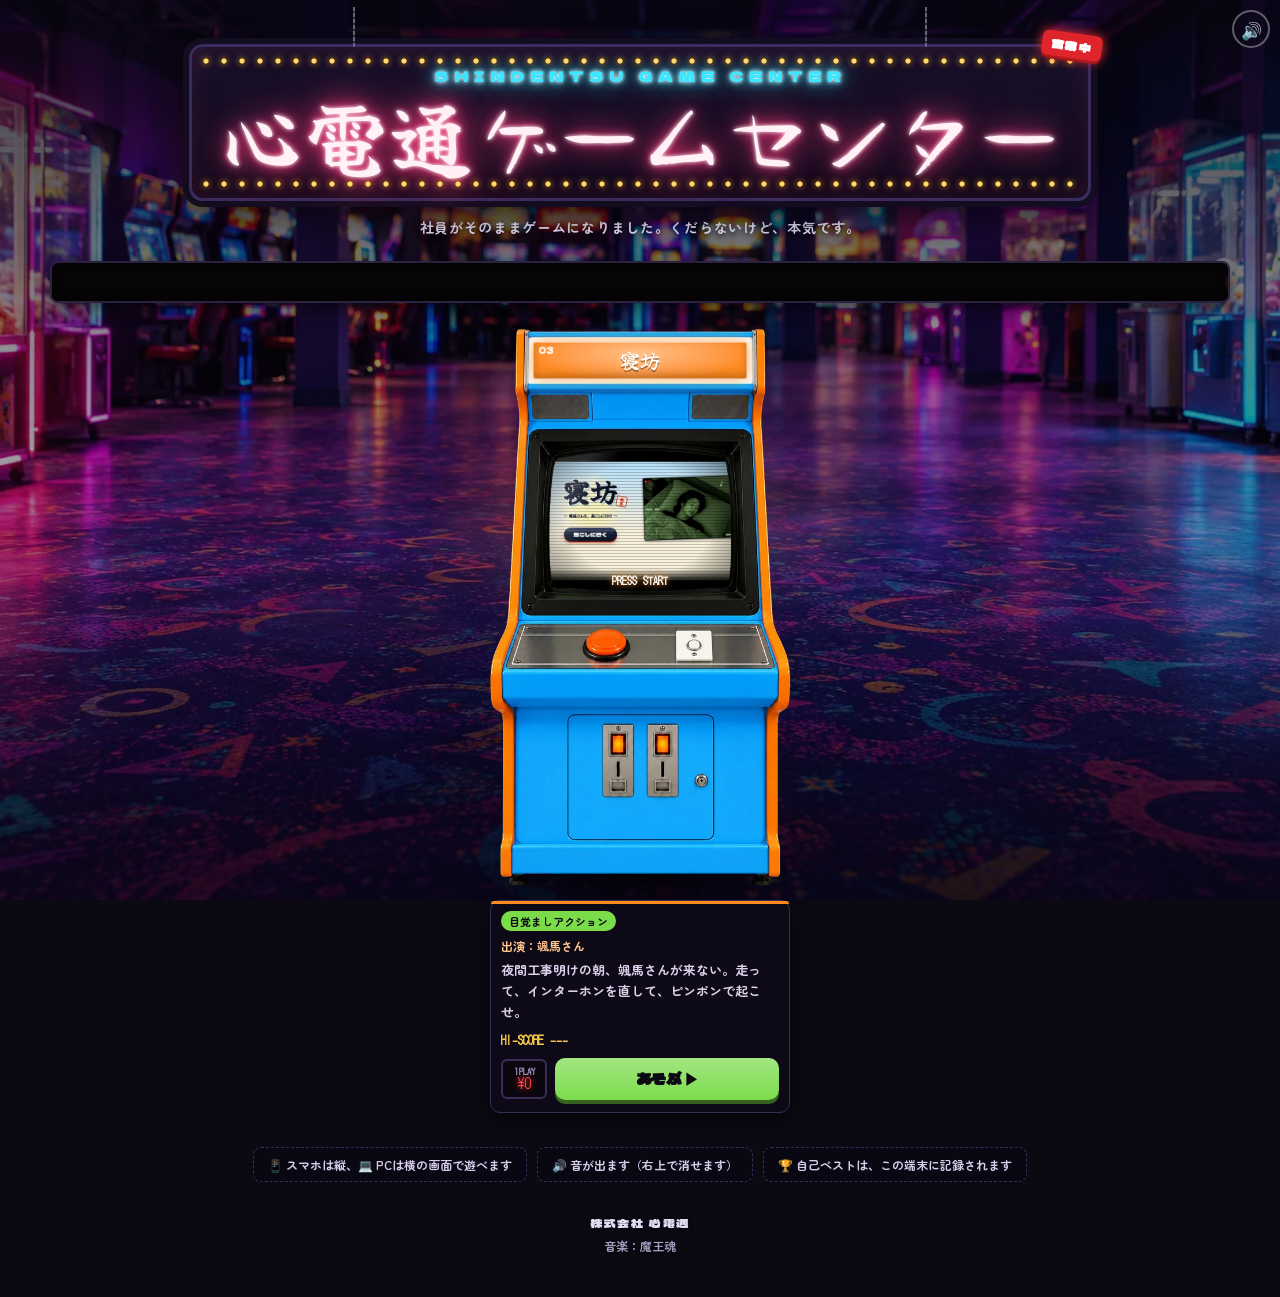
<file: play-nebou.html>
<!doctype html>
<!-- このファイルは dev/top/make_solo.js が index.html から作ります。直すときは index.html を直して作り直す -->
<html lang="ja">
<head>
<meta charset="utf-8">
<meta name="robots" content="noindex, nofollow, noarchive">   <!-- 検索に出さない -->
<link rel="icon" href="data:image/svg+xml,%3Csvg xmlns=%22http://www.w3.org/2000/svg%22 viewBox=%220 0 100 100%22%3E%3Ctext y=%22.9em%22 font-size=%2290%22%3E%F0%9F%95%B9%3C/text%3E%3C/svg%3E">
<meta name="viewport" content="width=device-width, initial-scale=1, viewport-fit=cover">
<meta name="theme-color" content="#0b0912">
<title>寝坊｜心電通ゲームセンター｜株式会社 心電通</title>
<style>
@font-face { font-family: 'Boku'; src: url('shared/fonts/boku.woff2') format('woff2'); font-display: swap; }
@font-face { font-family: 'Dela'; src: url('shared/fonts/dela.woff2') format('woff2'); font-display: swap; }
@font-face { font-family: 'Maru'; src: url('shared/fonts/maru.woff2') format('woff2'); font-weight: 700; font-display: swap; }
@font-face { font-family: 'Dot'; src: url('shared/fonts/dot.woff2') format('woff2'); font-display: swap; }
:root { --pink: #ff3d7f; --cyan: #3ee6ff; --gold: #ffcf4a; --bg: #0b0912; }
* { box-sizing: border-box; }
html, body { margin: 0; overflow-x: clip; }
body { min-height: 100vh; font-family: 'Maru', 'Hiragino Maru Gothic ProN', 'Meiryo', sans-serif; font-weight: 700; color: #efe9ff; background: var(--bg); overflow-x: hidden; }
a { color: inherit; }
button { font: inherit; color: inherit; border: 0; background: none; cursor: pointer; padding: 0; }
body.out #inside, body.in #outside { display: none; }
body.out { overflow: hidden; }

/* ═════ 店の外（トップ） ═════ */
#outside { position: fixed; inset: 0; overflow: hidden; background: #05030a; }
.ext { position: absolute; left: 50%; top: 50%; translate: -50% -50%; transform-origin: 50% 72%; transition: transform 1.2s cubic-bezier(.6,0,.3,1), filter 1.2s; animation: extin 1.6s ease-out both; }
@keyframes extin { from { opacity: 0; filter: brightness(.3) blur(6px); } }
.ext img { position: absolute; inset: 0; width: 100%; height: 100%; display: block; }
body.entering .ext { transform: scale(2.6); filter: brightness(1.6) blur(2px); }
/* 看板（絵の中の看板の板に、ネオンの店名をはめ込む） */
.slot { position: absolute; container-type: size; display: flex; flex-direction: column; align-items: center; justify-content: center; text-align: center; }
.slot::before { content: ''; position: absolute; inset: 0; background: radial-gradient(ellipse at 50% 50%, rgba(255,61,127,.18), transparent 70%); }
.slot .en { position: relative; margin: 0 0 1cqh; font-family: 'Dela', sans-serif; font-size: min(11cqh, 3.2cqw); letter-spacing: .4em; padding-left: .4em; color: var(--cyan); text-shadow: 0 0 4px #fff, 0 0 10px var(--cyan), 0 0 22px var(--cyan); white-space: nowrap; }
.slot .name { position: relative; margin: 0; font-family: 'Boku', serif; font-weight: 400; font-size: min(56cqh, 9.6cqw); line-height: 1; color: #fff1f6; white-space: nowrap;
  text-shadow: 0 0 4px #fff, 0 0 12px var(--pink), 0 0 28px var(--pink), 0 0 60px rgba(255,61,127,.75); animation: neonon 2.2s .3s both; }
.slot .name .fl { animation: flick 7s 2.6s infinite; }
@keyframes neonon { 0%, 18% { opacity: .08; text-shadow: none; } 20% { opacity: 1; } 24% { opacity: .2; } 30%, 100% { opacity: 1; } }
@keyframes flick { 0%, 7%, 9%, 52%, 54%, 100% { opacity: 1; } 8%, 53% { opacity: .25; text-shadow: none; } }
.rain { position: absolute; inset: 0; width: 100%; height: 100%; pointer-events: none; }
.ovl { position: absolute; inset: 0; pointer-events: none; background: radial-gradient(ellipse 90% 80% at 50% 45%, transparent 55%, rgba(0,0,0,.7) 100%); }
.door { position: absolute; left: 50%; bottom: 7vh; translate: -50% 0; width: max-content; text-align: center; animation: fadein 1s 1.6s both; }
@keyframes fadein { from { opacity: 0; } }
.enter { position: relative; display: inline-flex; flex-direction: column; align-items: center; padding: 14px 40px 12px; border-radius: 14px; color: #fff;
  background: linear-gradient(rgba(255,61,127,.32), rgba(120,20,80,.45)); border: 2px solid #ff8fb8; box-shadow: 0 0 14px rgba(255,61,127,.8), inset 0 0 16px rgba(255,61,127,.5);
  animation: pulse 1.6s ease-in-out infinite; }
.enter b { white-space: nowrap; font-family: 'Boku', serif; font-weight: 400; font-size: 34px; line-height: 1.1; text-shadow: 0 0 8px #ff3d7f, 0 0 2px #fff; }
.enter small { font-family: 'Dela', sans-serif; font-size: 11px; letter-spacing: .45em; padding-left: .45em; color: #ffd0e2; }
@keyframes pulse { 50% { box-shadow: 0 0 30px rgba(255,61,127,1), inset 0 0 22px rgba(255,61,127,.7); } }
.door p { margin: 10px 0 0; font-size: 12px; color: #d9cfee; text-shadow: 0 1px 4px #000; }
.flash { position: fixed; inset: 0; background: #fff; opacity: 0; pointer-events: none; z-index: 60; }
body.entering .flash { animation: wflash 1.25s ease-in forwards; }
@keyframes wflash { 0%, 60% { opacity: 0; } 100% { opacity: 1; } }
body.arrive .flash { opacity: 1; animation: wout .7s ease-out forwards; }
@keyframes wout { to { opacity: 0; } }

/* ═════ 店内（ゲーム選択） ═════ */
.room { position: fixed; inset: 0; z-index: -1; background: url('top/arcade_bg.webp') 50% 40% / cover no-repeat; }
.room::after { content: ''; position: absolute; inset: 0; background: linear-gradient(rgba(8,5,16,.82) 0%, rgba(8,5,16,.45) 38%, rgba(8,5,16,.35) 60%, rgba(8,5,16,.8) 100%); }
.bar { position: absolute; left: 0; right: 0; top: 0; z-index: 50; display: flex; justify-content: space-between; padding: 10px; pointer-events: none; }
.bar button { pointer-events: auto; height: 38px; padding: 0 14px; border-radius: 19px; font-size: 12px; background: rgba(12,8,24,.75); border: 2px solid rgba(255,255,255,.35); }
.bar .mute { width: 38px; padding: 0; font-size: 17px; }
.mute::after { content: '🔊'; } .mute.off::after { content: '🔇'; }
.top { position: relative; padding: 44px 16px 6px; text-align: center; }
.sign { position: relative; display: inline-block; max-width: 100%; padding: 18px 28px 16px; border-radius: 14px; background: linear-gradient(#17112a, #0e0a1a); border: 3px solid #3a2c5c;
  box-shadow: 0 0 0 6px #120d20, 0 10px 40px rgba(0,0,0,.7), inset 0 0 30px rgba(255,61,127,.12); }
.sign::before, .sign::after { content: ''; position: absolute; top: -40px; width: 2px; height: 40px; background: repeating-linear-gradient(#6b6280 0 4px, #2a2438 4px 6px); }
.sign::before { left: 18%; } .sign::after { right: 18%; }
.bulbs { position: absolute; inset: 5px; border-radius: 10px; pointer-events: none;
  background: radial-gradient(circle, #ffd86b 0 2.2px, transparent 3px) 0 0 / 18px 18px repeat-x, radial-gradient(circle, #ffd86b 0 2.2px, transparent 3px) 0 100% / 18px 18px repeat-x;
  filter: drop-shadow(0 0 3px #ffb300); animation: chase 1s steps(2) infinite; }
@keyframes chase { 50% { background-position: 9px 0, 9px 100%; } }
.sign .en { margin: 0 0 2px; font-family: 'Dela', sans-serif; font-size: clamp(10px, 2.4vw, 15px); letter-spacing: .4em; color: var(--cyan); text-shadow: 0 0 4px #fff, 0 0 10px var(--cyan), 0 0 22px var(--cyan); }
.sign h1 { margin: 0; font-family: 'Boku', serif; font-weight: 400; font-size: clamp(26px, 7.8vw, 84px); line-height: 1.12; color: #fff1f6; white-space: nowrap;
  text-shadow: 0 0 4px #fff, 0 0 12px var(--pink), 0 0 28px var(--pink), 0 0 52px rgba(255,61,127,.7); }
.sign h1 .fl { animation: flick 6s infinite; }
.open { position: absolute; right: -14px; top: -14px; padding: 4px 10px; border-radius: 6px; font-family: 'Dela', sans-serif; font-size: 12px; letter-spacing: .1em; color: #fff;
  background: #e0242c; box-shadow: 0 0 12px #ff3030, 0 3px 0 #7a0c10; rotate: 8deg; animation: blink 1.6s steps(1) infinite; }
@keyframes blink { 50% { opacity: .55; } }
.lead { margin: 16px 0 0; font-size: 14px; color: #e3dcf5; letter-spacing: .05em; text-shadow: 0 2px 6px #000; }
.ticker { max-width: 1180px; margin: 18px auto 0; margin-inline: max(10px, calc((100% - 1180px) / 2)); overflow: hidden; border-radius: 8px; background: #070507; border: 2px solid #2b2140; box-shadow: inset 0 0 12px #000, 0 6px 16px rgba(0,0,0,.5); }
.ticker p { margin: 0; padding: 7px 0; white-space: nowrap; font-family: 'Dot', monospace; font-size: 16px; color: #ff9a2a; text-shadow: 0 0 6px #ff6a00; display: inline-block; padding-left: 100%; animation: tick 34s linear infinite; }
@keyframes tick { to { transform: translateX(-100%); } }

/* 筐体の列（ゲームごとに色・操作パネルの違う筐体） */
.floor { max-width: 1180px; margin: 30px auto 0; padding: 0 12px; display: grid; grid-template-columns: repeat(5, 1fr); gap: 22px 18px; }
.cab { --c: #ff3d7f; --c2: #ffcf4a; position: relative; display: flex; flex-direction: column; text-decoration: none; color: inherit; }   /* 同じ段の説明の枠は、同じ高さにそろえる */
.stand { position: relative; aspect-ratio: 796 / 1479; }
.stand::before { content: ''; position: absolute; left: -6%; right: -6%; bottom: -4%; height: 12%; border-radius: 50%; background: radial-gradient(ellipse, rgba(0,0,0,.75), transparent 70%); }
.stand::after { content: ''; position: absolute; left: -30%; right: -30%; top: 10%; height: 50%; z-index: -1; pointer-events: none;
  background: radial-gradient(ellipse, color-mix(in srgb, var(--c) 45%, transparent), transparent 65%); opacity: .55; transition: opacity .2s; }
.cab:hover .stand::after { opacity: .9; }
.machine { position: absolute; left: 50%; bottom: 0; height: 100%; max-width: 100%; aspect-ratio: var(--ar, 796 / 1479); translate: -50% 0; transition: transform .2s; }
a.cab:hover .machine, a.cab:focus-visible .machine { transform: translateY(-6px); }
.body { position: absolute; inset: 0; width: 100%; height: 100%; z-index: 2; pointer-events: none; }
.scr { position: absolute; left: var(--sl); top: var(--st); width: var(--sw); height: var(--sh); z-index: 1; overflow: hidden; background: #000; }
.scr img { position: absolute; inset: 0; width: 100%; height: 100%; object-fit: contain; transform: scale(1.14); filter: saturate(1.1) brightness(.95) contrast(1.05); transition: filter .2s; }
.scr::after { content: ''; position: absolute; inset: 0; pointer-events: none;
  background: linear-gradient(115deg, rgba(255,255,255,.16) 0 18%, transparent 30%), repeating-linear-gradient(rgba(0,0,0,0) 0 2px, rgba(0,0,0,.2) 2px 3px), radial-gradient(ellipse at 50% 50%, transparent 55%, rgba(0,0,0,.6) 100%); }
.cab:hover .scr img { filter: saturate(1.25) brightness(1.1) contrast(1.05); }
.scr em { position: absolute; left: 0; right: 0; bottom: 0; padding: 3px 0 4px; text-align: center; font-style: normal; font-family: 'Dot', monospace; font-size: 11px; color: #fff; z-index: 1;
  background: linear-gradient(transparent, rgba(0,0,0,.8) 45%); text-shadow: 0 0 6px var(--c); animation: blink 1.2s steps(1) infinite; }
.marq { position: absolute; left: var(--ml); top: var(--mt); width: var(--mw); height: var(--mh); z-index: 3; display: flex; align-items: center; justify-content: center; border-radius: 3px; overflow: hidden;
  background: radial-gradient(ellipse at 50% 30%, color-mix(in srgb, var(--c) 55%, #fff), var(--c) 75%); box-shadow: inset 0 0 0 1px rgba(255,255,255,.4), inset 0 -4px 8px rgba(0,0,0,.25), 0 0 16px color-mix(in srgb, var(--c) 70%, transparent); }
.marq b { font-family: 'Boku', serif; font-weight: 400; font-size: 21px; line-height: 1; color: #fff; text-shadow: 0 2px 0 rgba(0,0,0,.35), 0 0 8px rgba(255,255,255,.4); white-space: nowrap; }
.marq .no { position: absolute; left: 5px; top: 3px; font-family: 'Dela', sans-serif; font-size: 8px; color: rgba(255,255,255,.85); }
.pop { flex: 1; display: flex; flex-direction: column; position: relative; margin: 14px 2px 0; padding: 10px 10px 12px; border-radius: 10px; background: rgba(14,10,24,.86); border: 1px solid #3a2d55; box-shadow: 0 8px 18px rgba(0,0,0,.5); }
.pop::before { content: ''; position: absolute; left: 0; right: 0; top: 0; height: 3px; border-radius: 10px 10px 0 0; background: var(--c); }
.genre { display: inline-block; align-self: flex-start; margin: 0 0 6px; padding: 2px 8px; border-radius: 999px; font-size: 11px; color: #0b0912; background: var(--c2); }
.who { margin: 0 0 6px; font-size: 12px; color: color-mix(in srgb, var(--c) 50%, #fff); }
.desc { margin: 0; font-size: 12.5px; line-height: 1.6; color: #d9d2ea; }
.best { margin: 8px 0 0; font-family: 'Dot', monospace; font-size: 12px; color: var(--gold); }
.foot { display: flex; align-items: center; gap: 8px; margin-top: auto; padding-top: 10px; }   /* あそぶボタンは枠の下にそろえる */
.coin { display: flex; flex-direction: column; align-items: center; justify-content: center; width: 46px; height: 40px; border-radius: 6px; background: #0a070f; border: 2px solid #3a2d55; font-family: 'Dot', monospace; line-height: 1.05; }
.coin span { font-size: 9px; color: #9a8fb8; } .coin b { font-weight: 400; font-size: 14px; color: #ff4b4b; text-shadow: 0 0 6px #ff2020; }
.play { flex: 1; text-align: center; padding: 10px 6px; border-radius: 10px; font-family: 'Dela', sans-serif; font-size: 15px; color: #0b0912; background: linear-gradient(color-mix(in srgb, var(--c2) 70%, #fff), var(--c2)); box-shadow: 0 4px 0 color-mix(in srgb, var(--c2) 45%, #000); }
a.cab:active .play { transform: translateY(3px); box-shadow: 0 1px 0 color-mix(in srgb, var(--c2) 45%, #000); }
.c1 { --c: #e8322a; --c2: #ffd34d; } .c2 { --c: #1c5fa8; --c2: #ffd34d; } .c3 { --c: #ff8a1e; --c2: #7bdc4a; } .c4 { --c: #7a4fc8; --c2: #e0c46a; }
.c5 { --c: #b3170e; --c2: #e9e3d6; }
.c5 .marq { background: linear-gradient(#1a0606, #070202); box-shadow: inset 0 0 0 2px #b3170e, 0 0 16px rgba(179,23,14,.6); }
.c5 .marq b { color: #f1ece3; }
/* 両替機（2列・3列の時だけ置いて、右下の空きを埋める） */
.changer { --c: #3aa0d8; --c2: #bfe6ff; display: none; cursor: pointer; }
.changer .pop .play { background: #2a2140; color: #bfb4dc; box-shadow: none; }
.changer .say { position: absolute; left: 50%; top: 18%; translate: -50% 0; z-index: 4; padding: 6px 10px; border-radius: 10px; background: #fff; color: #1a1430; font-size: 12px; white-space: nowrap; opacity: 0; pointer-events: none; transition: opacity .2s; }
.changer.talk .say { opacity: 1; }

.notice { max-width: 1180px; margin: 34px auto 0; padding: 0 16px; display: flex; flex-wrap: wrap; gap: 10px; justify-content: center; }
.notice p { margin: 0; padding: 8px 14px; border-radius: 8px; font-size: 12px; color: #d5cdea; background: rgba(10,7,18,.75); border: 1px dashed #3a2d55; }
footer { max-width: 1180px; margin: 30px auto 0; padding: 0 16px 40px; text-align: center; font-size: 12px; color: #a59cc0; line-height: 1.9; text-shadow: 0 1px 4px #000; }
footer b { font-family: 'Dela', sans-serif; font-weight: 400; letter-spacing: .15em; color: #e3dcf5; }

/* 1本ずつの入口（play-*.html）：店内に、そのゲームの筐体を1台だけ置く */
body.solo #outside, body.solo #btnOut, body.solo .changer { display: none !important; }
body.solo .bar { justify-content: flex-end; }
body.solo .floor { grid-template-columns: minmax(0, 300px); justify-content: center; max-width: none; margin-top: 26px; }
body.solo .pop { margin-left: 0; margin-right: 0; }
body.solo .desc { font-size: 13px; }
@media (max-width: 700px) { body.solo .floor { grid-template-columns: minmax(0, min(260px, 72vw)); } }

@media (max-width: 1100px) { .floor { grid-template-columns: repeat(3, 1fr); max-width: 760px; } .changer { display: block; } }
@media (max-width: 700px) {
  .top { padding-top: 54px; }
  .sign { padding: 14px 16px 12px; }
  .open { right: -8px; top: -12px; font-size: 10px; }
  .floor { grid-template-columns: repeat(2, 1fr); gap: 18px 12px; padding: 0 12px; }
  .marq .no { font-size: 7px; }
  .scr em { font-size: 9px; }
  .pop { padding: 8px 8px 10px; margin-top: 10px; }
  .desc { font-size: 11.5px; } .who { font-size: 11px; } .genre { font-size: 10px; }
  .coin { width: 40px; } .play { font-size: 13px; padding: 9px 4px; }
  .ticker p { font-size: 14px; }
  .enter b { font-size: 28px; }
}
</style>
</head>
<body class="in solo">

<!-- ═════ 店の外（トップ） ═════ -->
<section id="outside">
  <div class="ext" id="ext">
    <img id="extImg" alt="夜の心電通ゲームセンター">
    <div class="slot" id="slot"><p class="en">SHINDENTSU GAME CENTER</p><p class="name">心電通<span class="fl">ゲ</span>ームセンター</p></div>
  </div>
  <canvas class="rain" id="rain"></canvas>
  <div class="ovl"></div>
  <div class="door">
    <button class="enter" id="btnEnter"><b>中に入る</b><small>ENTER</small></button>
    <p>音が出ます 🔊</p>
  </div>
</section>

<!-- ═════ 店内（ゲーム選択） ═════ -->
<section id="inside">
  <div class="room" aria-hidden="true"></div>
  <div class="bar"><button id="btnOut">◀ 店の外へ</button><button class="mute" id="mute" aria-label="音のオンオフ"></button></div>
  <header class="top">
    <div class="sign">
      <i class="bulbs"></i>
      <p class="en">SHINDENTSU GAME CENTER</p>
      <h1>心電通<span class="fl">ゲ</span>ームセンター</h1>
      <span class="open">営業中</span>
    </div>
    <p class="lead">社員がそのままゲームになりました。くだらないけど、本気です。</p>
  </header>

  <div class="ticker"><p>★ 1プレイ 0円 ★ スマホでもPCでも遊べます ★ 出演は全て弊社の社員です ★ ゲームはフィクションです。社員のみんなは実際には仲良しです ★ 本日も安全第一でお遊びください ★</p></div>

  <main class="floor">
    <a class="cab c3" href="nebou/index.html?from=solo" data-key="nebou_save_v1" data-unit="sec" data-m="nebou">
      <div class="stand"><div class="machine">
        <div class="scr"><img src="top/nebou.webp" alt="寝坊 の画面"><em>PRESS START</em></div>
        <img class="body" src="top/cab_nebou.webp" alt="">
        <div class="marq"><span class="no">03</span><b>寝坊</b></div>
      </div></div>
      <div class="pop">
        <p class="genre">目覚ましアクション</p>
        <p class="who">出演：颯馬さん</p>
        <p class="desc">夜間工事明けの朝、颯馬さんが来ない。走って、インターホンを直して、ピンポンで起こせ。</p>
        <p class="best"></p>
        <div class="foot"><div class="coin"><span>1PLAY</span><b>¥0</b></div><span class="play">あそぶ ▶</span></div>
      </div>
    </a>
  </main>

  <div class="notice">
    <p>📱 スマホは縦、💻 PCは横の画面で遊べます</p>
    <p>🔊 音が出ます（右上で消せます）</p>
    <p>🏆 自己ベストは、この端末に記録されます</p>
  </div>

  <footer>
    <b>株式会社 心電通</b><br>
    音楽：魔王魂
  </footer>
</section>
<div class="flash"></div>

<script>window.GC_SOLO = 'nebou';</script>
<script src="top/layout.js?v=20261117c"></script>
<script src="shared/js/nozoom.js?v=20261117c"></script>
<script src="shared/js/audio.js?v=20261117c"></script>
<script>
(() => {
  const $ = (id) => document.getElementById(id);
  const LAY = window.TOP_LAYOUT || {};
  const A = window.AUDIO;
  A.init({ se: ['doorchime', 'chin', 'tap', 'cursor'], seBase: 'shared/se/', bgmBase: 'top/bgm/' });

  // ── 1本ずつの入口（play-*.html。dev/top/make_solo.js がこのページから作る）：店の外は出さず、店内にそのゲームの筐体を1台だけ置く ──
  //   make_solo.js が最初からその形で書き出す（読み込みの遅いスマホで、一瞬でも店の外や5台が見えないように）。ここは念のため
  //   ゲームへは ?from=solo を付けて行く → ゲームの🏠・「← もどる」で、この入口に帰ってくる（shared/js/home.js）
  const SOLO = window.GC_SOLO || '';
  if (SOLO) {
    document.body.classList.add('solo');
    document.querySelectorAll('[data-m]').forEach((c) => { if (c.dataset.m !== SOLO) c.remove(); });
    document.querySelectorAll('a.cab').forEach((c) => { const h = c.getAttribute('href'); if (!h.includes('from=solo')) c.setAttribute('href', h + '?from=solo'); });
    document.querySelector('.ticker p').textContent = '★ 1プレイ 0円 ★ スマホでもPCでも遊べます ★ 出演は全て弊社の社員です ★ ゲームはフィクションです。社員のみんなは実際には仲良しです ★ 本日も安全第一でお遊びください ★';
  }

  // ── 店の外：絵を画面いっぱいに（はみ出す分は切る）し、看板の板にネオンの店名をはめ込む ──
  const ext = $('ext'), extImg = $('extImg'), slot = $('slot');
  function placeExt() {
    const land = innerWidth > innerHeight * 1.05, L = LAY[land ? 'ext_land' : 'ext_port'];
    if (!L) return;
    const src = `top/exterior_${land ? 'land' : 'port'}.webp`;
    if (!extImg.src.endsWith(src)) extImg.src = src;
    const [aw, ah] = L.ar.split('/').map(Number), ar = aw / ah;
    const w = Math.max(innerWidth, innerHeight * ar);
    ext.style.width = w + 'px'; ext.style.height = (w / ar) + 'px';
    const [x, y, sw, sh] = L.sign;
    Object.assign(slot.style, { left: x + '%', top: y + '%', width: sw + '%', height: sh + '%' });
  }
  if (!SOLO) { addEventListener('resize', placeExt); placeExt(); }

  // ── 雨：1粒ずつ描く（奥は細く薄く遅い、手前は長く濃く速い）。地面には小さな波紋 ──
  const rc = $('rain'), rx = rc.getContext('2d');
  const calm = matchMedia('(prefers-reduced-motion: reduce)').matches;
  let drops = [], rips = [], rw = 0, rh = 0, rlast = performance.now();
  function rainSize() {
    const d = Math.min(2, devicePixelRatio || 1);
    rw = innerWidth; rh = innerHeight; rc.width = rw * d; rc.height = rh * d; rx.setTransform(d, 0, 0, d, 0, 0);
    const n = Math.round((rw * rh) / (calm ? 7000 : 2600));
    drops = Array.from({ length: n }, () => newDrop(true));
  }
  function newDrop(any) {
    const z = Math.random();   // 0＝奥 … 1＝手前
    return { x: Math.random() * (rw + 200) - 100, y: any ? Math.random() * rh : -40 - Math.random() * 200, z,
      len: 14 + z * 34, v: 750 + z * 950, a: .22 + z * .45, w: .7 + z * 1.6, ground: rh * (.70 + Math.random() * .28) };
  }
  function rainFrame(t) {
    const dt = Math.max(0, Math.min(.05, (t - rlast) / 1000)); rlast = t;
    if (document.body.classList.contains('out')) {
      rx.clearRect(0, 0, rw, rh);
      const slant = .18;   // 少し斜めに降る
      rx.lineCap = 'round';
      // 奥・まん中・手前の3段に分けて、段ごとに1回でまとめて描く（1粒ずつ描くとスマホが重い）
      const layers = [[], [], []];
      for (const d of drops) {
        d.y += d.v * dt; d.x += d.v * slant * dt;
        if (d.z > .55 && d.y > d.ground) {   // 手前の雨粒は地面で波紋になる
          if (rips.length < 120) rips.push({ x: d.x, y: d.ground, r: 1.5, a: .65 * d.z, z: d.z });
          Object.assign(d, newDrop(false));
          continue;
        }
        if (d.y > rh + 40) { Object.assign(d, newDrop(false)); continue; }
        layers[d.z < .34 ? 0 : d.z < .67 ? 1 : 2].push(d);
      }
      layers.forEach((L, i) => {
        if (!L.length) return;
        rx.strokeStyle = `rgba(215,230,255,${[.22, .4, .6][i]})`; rx.lineWidth = [.8, 1.3, 2][i];
        rx.beginPath();
        for (const d of L) { rx.moveTo(d.x - d.len * slant, d.y - d.len); rx.lineTo(d.x, d.y); }
        rx.stroke();
      });
      rx.lineWidth = 1.1; rx.strokeStyle = 'rgba(225,238,255,.45)';
      rx.beginPath();
      for (const r of rips) {
        r.r += (16 + r.z * 22) * dt; r.a -= .9 * dt;
        if (r.a <= 0 || r.r <= 0) continue;
        rx.moveTo(r.x + r.r * (1 + r.z), r.y);
        rx.ellipse(r.x, r.y, r.r * (1 + r.z), r.r * .32 * (1 + r.z), 0, 0, Math.PI * 2);
      }
      rx.stroke();
      rips = rips.filter((r) => r.a > 0);
    }
    requestAnimationFrame(rainFrame);
  }
  addEventListener('resize', rainSize);
  rainSize();
  requestAnimationFrame(rainFrame);

  // ── 筐体ごとに、絵の中の画面・マーキーの位置を合わせる ──
  document.querySelectorAll('[data-m]').forEach((c) => {
    const L = LAY[c.dataset.m]; if (!L) return;
    const m = c.querySelector('.machine'); m.style.setProperty('--ar', L.ar);
    if (L.scr) { const [x, y, w, h] = L.scr; Object.entries({ sl: x - .6, st: y - .4, sw: w + 1.2, sh: h + .8 }).forEach(([k, v]) => m.style.setProperty('--' + k, v + '%')); }
    if (L.mq) { const [x, y, w, h] = L.mq; Object.entries({ ml: x + 1.5, mt: y + .9, mw: w - 3, mh: h - 1.8 }).forEach(([k, v]) => m.style.setProperty('--' + k, v + '%')); }
  });

  // ── 入店：自動ドアの音 → 近づいて → 店内へ（ここからBGM） ──
  const muteBtn = $('mute');
  const syncMute = () => muteBtn.classList.toggle('off', A.muted);
  muteBtn.addEventListener('click', () => { A.unlock(); A.setMuted(!A.muted); syncMute(); if (!A.muted) A.bgm('lobby'); });
  syncMute();
  function showInside(arrive) {
    document.body.className = 'in' + (arrive ? ' arrive' : '');
    if (location.hash !== '#floor') history.replaceState(null, '', '#floor');
    fitMarquee();
  }
  let entering = false;
  if (!SOLO) $('btnEnter').addEventListener('click', () => {
    if (entering) return; entering = true;
    A.unlock(); A.se('doorchime'); A.bgm('lobby');
    document.body.classList.add('entering');
    setTimeout(() => { showInside(true); window.scrollTo(0, 0); entering = false; }, 1250);
  });
  $('btnOut').addEventListener('click', () => {
    A.se('tap'); A.stopBgm(400);
    document.body.className = 'out'; history.replaceState(null, '', location.pathname + location.search);
    ext.style.animation = 'none'; void ext.offsetWidth; ext.style.animation = '';
  });
  // ゲームから戻ってきた時（#floor）は店内から。BGM は最初にどこかを触った時に流す（ブラウザの決まりで、自動では鳴らせない）
  if (location.hash === '#floor' || SOLO) {
    if (SOLO) document.body.className = 'in solo'; else showInside(false);
    fitMarquee();
    const start = () => { A.unlock(); if (!A.muted) A.bgm('lobby'); removeEventListener('pointerdown', start, true); removeEventListener('keydown', start, true); };
    addEventListener('pointerdown', start, true); addEventListener('keydown', start, true);
  }

  if (!SOLO) addEventListener('hashchange', () => { if (location.hash === '#floor' && !document.body.classList.contains('in')) showInside(false); });

  // ── 自己ベスト（各ゲームがこの端末に保存したもの） ──
  document.querySelectorAll('a.cab').forEach((c) => {
    let s = null;
    try { s = JSON.parse(localStorage.getItem(c.dataset.key) || 'null'); } catch (_) { }
    const el = c.querySelector('.best');
    if (!s) { el.textContent = 'HI-SCORE ---'; return; }
    if (c.dataset.unit === 'sec') el.textContent = s.best >= 0 ? `BEST ${s.best}秒のこし` : 'HI-SCORE ---';
    else el.textContent = s.best ? `HI-SCORE ${Number(s.best).toLocaleString()}` : 'HI-SCORE ---';
  });

  // ── マーキーの題名が板からはみ出さないように、文字を小さくする ──
  function fitMarquee() {
    document.querySelectorAll('.marq b').forEach((b) => {
      b.style.fontSize = '';
      const box = b.parentElement;
      let fs = Math.min(parseFloat(getComputedStyle(b).fontSize), box.clientHeight * .62);
      b.style.fontSize = fs + 'px';
      while (b.scrollWidth > box.clientWidth * .86 && fs > 8) { fs -= .5; b.style.fontSize = fs + 'px'; }
    });
  }
  addEventListener('resize', fitMarquee);
  document.fonts.ready.then(fitMarquee);
  fitMarquee();

  // ── 筐体を押す：コインの音 → 少し待ってからゲームへ ──
  document.querySelectorAll('a.cab').forEach((c) => c.addEventListener('click', (e) => {
    if (e.metaKey || e.ctrlKey || e.shiftKey || A.muted) return;
    e.preventDefault();
    A.unlock(); A.se('chin');
    c.querySelector('.scr em').textContent = 'COIN IN!';
    setTimeout(() => { location.href = c.getAttribute('href'); }, 380);
  }));
  // 両替機：押すとひとこと
  const ch = $('changer') || document.createElement('div');
  const talk = () => { A.unlock(); A.se('cursor'); ch.classList.add('talk'); clearTimeout(ch._t); ch._t = setTimeout(() => ch.classList.remove('talk'), 1600); };
  ch.addEventListener('click', talk);
  ch.addEventListener('keydown', (e) => { if (e.key === 'Enter') talk(); });
})();
</script>
</body>
</html>
</file>
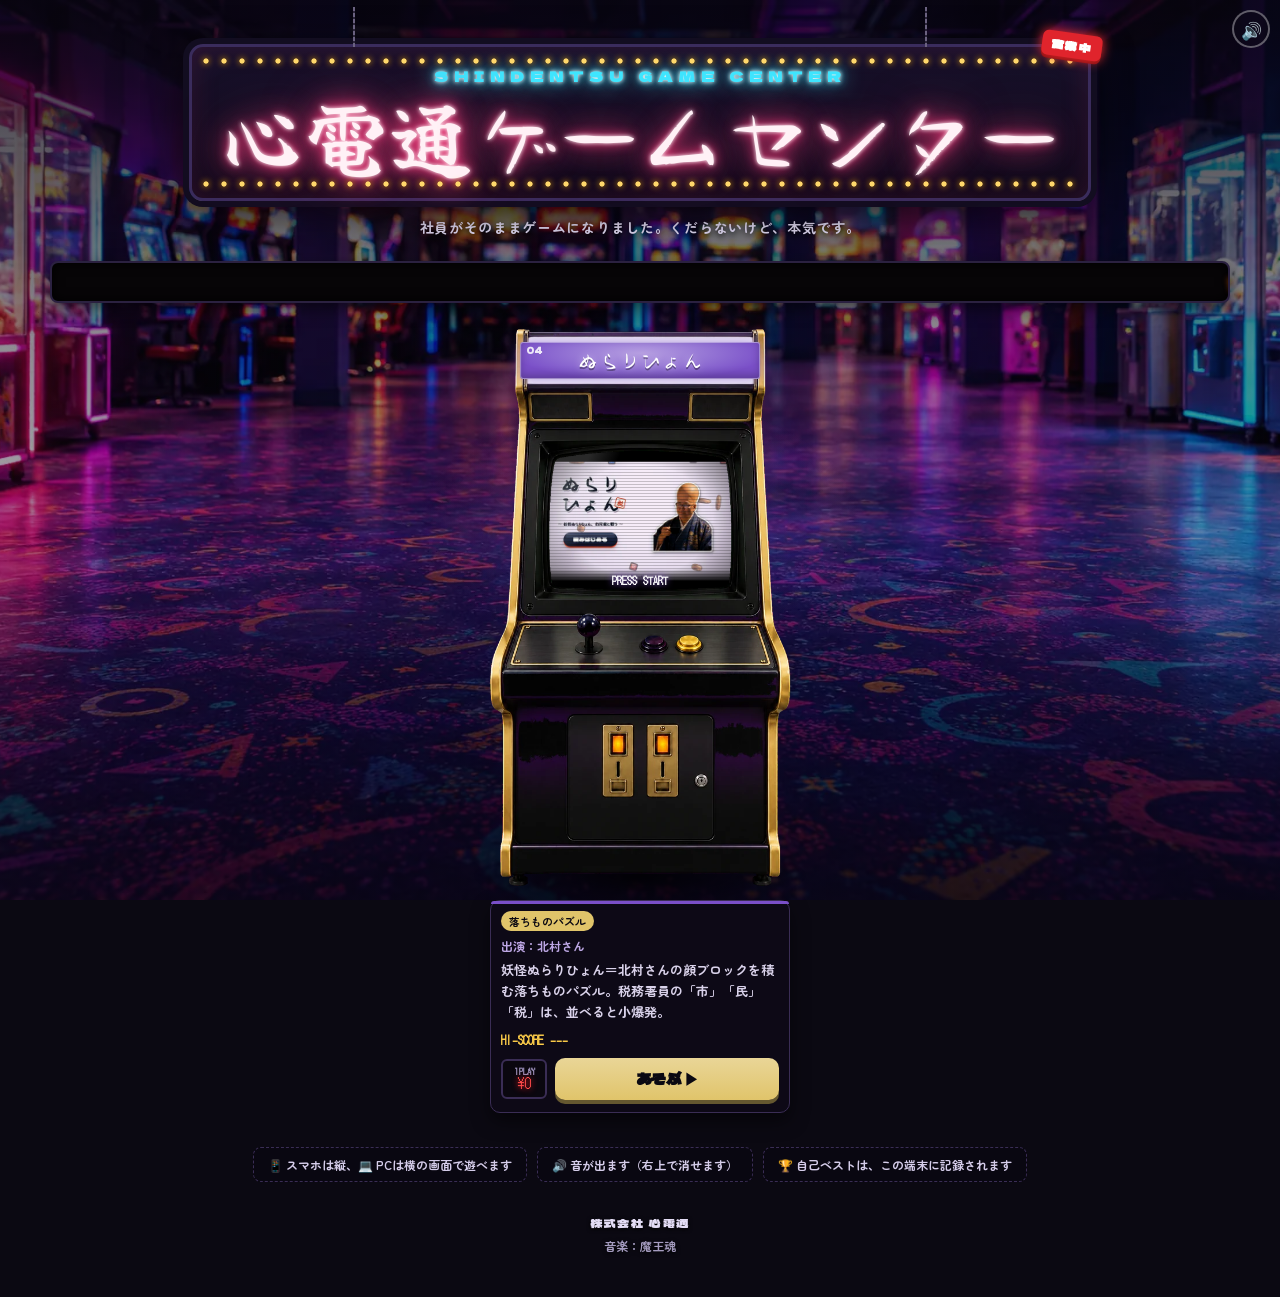
<file: play-nurarihyon.html>
<!doctype html>
<!-- このファイルは dev/top/make_solo.js が index.html から作ります。直すときは index.html を直して作り直す -->
<html lang="ja">
<head>
<meta charset="utf-8">
<meta name="robots" content="noindex, nofollow, noarchive">   <!-- 検索に出さない -->
<link rel="icon" href="data:image/svg+xml,%3Csvg xmlns=%22http://www.w3.org/2000/svg%22 viewBox=%220 0 100 100%22%3E%3Ctext y=%22.9em%22 font-size=%2290%22%3E%F0%9F%95%B9%3C/text%3E%3C/svg%3E">
<meta name="viewport" content="width=device-width, initial-scale=1, viewport-fit=cover">
<meta name="theme-color" content="#0b0912">
<title>ぬらりひょん｜心電通ゲームセンター｜株式会社 心電通</title>
<style>
@font-face { font-family: 'Boku'; src: url('shared/fonts/boku.woff2') format('woff2'); font-display: swap; }
@font-face { font-family: 'Dela'; src: url('shared/fonts/dela.woff2') format('woff2'); font-display: swap; }
@font-face { font-family: 'Maru'; src: url('shared/fonts/maru.woff2') format('woff2'); font-weight: 700; font-display: swap; }
@font-face { font-family: 'Dot'; src: url('shared/fonts/dot.woff2') format('woff2'); font-display: swap; }
:root { --pink: #ff3d7f; --cyan: #3ee6ff; --gold: #ffcf4a; --bg: #0b0912; }
* { box-sizing: border-box; }
html, body { margin: 0; overflow-x: clip; }
body { min-height: 100vh; font-family: 'Maru', 'Hiragino Maru Gothic ProN', 'Meiryo', sans-serif; font-weight: 700; color: #efe9ff; background: var(--bg); overflow-x: hidden; }
a { color: inherit; }
button { font: inherit; color: inherit; border: 0; background: none; cursor: pointer; padding: 0; }
body.out #inside, body.in #outside { display: none; }
body.out { overflow: hidden; }

/* ═════ 店の外（トップ） ═════ */
#outside { position: fixed; inset: 0; overflow: hidden; background: #05030a; }
.ext { position: absolute; left: 50%; top: 50%; translate: -50% -50%; transform-origin: 50% 72%; transition: transform 1.2s cubic-bezier(.6,0,.3,1), filter 1.2s; animation: extin 1.6s ease-out both; }
@keyframes extin { from { opacity: 0; filter: brightness(.3) blur(6px); } }
.ext img { position: absolute; inset: 0; width: 100%; height: 100%; display: block; }
body.entering .ext { transform: scale(2.6); filter: brightness(1.6) blur(2px); }
/* 看板（絵の中の看板の板に、ネオンの店名をはめ込む） */
.slot { position: absolute; container-type: size; display: flex; flex-direction: column; align-items: center; justify-content: center; text-align: center; }
.slot::before { content: ''; position: absolute; inset: 0; background: radial-gradient(ellipse at 50% 50%, rgba(255,61,127,.18), transparent 70%); }
.slot .en { position: relative; margin: 0 0 1cqh; font-family: 'Dela', sans-serif; font-size: min(11cqh, 3.2cqw); letter-spacing: .4em; padding-left: .4em; color: var(--cyan); text-shadow: 0 0 4px #fff, 0 0 10px var(--cyan), 0 0 22px var(--cyan); white-space: nowrap; }
.slot .name { position: relative; margin: 0; font-family: 'Boku', serif; font-weight: 400; font-size: min(56cqh, 9.6cqw); line-height: 1; color: #fff1f6; white-space: nowrap;
  text-shadow: 0 0 4px #fff, 0 0 12px var(--pink), 0 0 28px var(--pink), 0 0 60px rgba(255,61,127,.75); animation: neonon 2.2s .3s both; }
.slot .name .fl { animation: flick 7s 2.6s infinite; }
@keyframes neonon { 0%, 18% { opacity: .08; text-shadow: none; } 20% { opacity: 1; } 24% { opacity: .2; } 30%, 100% { opacity: 1; } }
@keyframes flick { 0%, 7%, 9%, 52%, 54%, 100% { opacity: 1; } 8%, 53% { opacity: .25; text-shadow: none; } }
.rain { position: absolute; inset: 0; width: 100%; height: 100%; pointer-events: none; }
.ovl { position: absolute; inset: 0; pointer-events: none; background: radial-gradient(ellipse 90% 80% at 50% 45%, transparent 55%, rgba(0,0,0,.7) 100%); }
.door { position: absolute; left: 50%; bottom: 7vh; translate: -50% 0; width: max-content; text-align: center; animation: fadein 1s 1.6s both; }
@keyframes fadein { from { opacity: 0; } }
.enter { position: relative; display: inline-flex; flex-direction: column; align-items: center; padding: 14px 40px 12px; border-radius: 14px; color: #fff;
  background: linear-gradient(rgba(255,61,127,.32), rgba(120,20,80,.45)); border: 2px solid #ff8fb8; box-shadow: 0 0 14px rgba(255,61,127,.8), inset 0 0 16px rgba(255,61,127,.5);
  animation: pulse 1.6s ease-in-out infinite; }
.enter b { white-space: nowrap; font-family: 'Boku', serif; font-weight: 400; font-size: 34px; line-height: 1.1; text-shadow: 0 0 8px #ff3d7f, 0 0 2px #fff; }
.enter small { font-family: 'Dela', sans-serif; font-size: 11px; letter-spacing: .45em; padding-left: .45em; color: #ffd0e2; }
@keyframes pulse { 50% { box-shadow: 0 0 30px rgba(255,61,127,1), inset 0 0 22px rgba(255,61,127,.7); } }
.door p { margin: 10px 0 0; font-size: 12px; color: #d9cfee; text-shadow: 0 1px 4px #000; }
.flash { position: fixed; inset: 0; background: #fff; opacity: 0; pointer-events: none; z-index: 60; }
body.entering .flash { animation: wflash 1.25s ease-in forwards; }
@keyframes wflash { 0%, 60% { opacity: 0; } 100% { opacity: 1; } }
body.arrive .flash { opacity: 1; animation: wout .7s ease-out forwards; }
@keyframes wout { to { opacity: 0; } }

/* ═════ 店内（ゲーム選択） ═════ */
.room { position: fixed; inset: 0; z-index: -1; background: url('top/arcade_bg.webp') 50% 40% / cover no-repeat; }
.room::after { content: ''; position: absolute; inset: 0; background: linear-gradient(rgba(8,5,16,.82) 0%, rgba(8,5,16,.45) 38%, rgba(8,5,16,.35) 60%, rgba(8,5,16,.8) 100%); }
.bar { position: absolute; left: 0; right: 0; top: 0; z-index: 50; display: flex; justify-content: space-between; padding: 10px; pointer-events: none; }
.bar button { pointer-events: auto; height: 38px; padding: 0 14px; border-radius: 19px; font-size: 12px; background: rgba(12,8,24,.75); border: 2px solid rgba(255,255,255,.35); }
.bar .mute { width: 38px; padding: 0; font-size: 17px; }
.mute::after { content: '🔊'; } .mute.off::after { content: '🔇'; }
.top { position: relative; padding: 44px 16px 6px; text-align: center; }
.sign { position: relative; display: inline-block; max-width: 100%; padding: 18px 28px 16px; border-radius: 14px; background: linear-gradient(#17112a, #0e0a1a); border: 3px solid #3a2c5c;
  box-shadow: 0 0 0 6px #120d20, 0 10px 40px rgba(0,0,0,.7), inset 0 0 30px rgba(255,61,127,.12); }
.sign::before, .sign::after { content: ''; position: absolute; top: -40px; width: 2px; height: 40px; background: repeating-linear-gradient(#6b6280 0 4px, #2a2438 4px 6px); }
.sign::before { left: 18%; } .sign::after { right: 18%; }
.bulbs { position: absolute; inset: 5px; border-radius: 10px; pointer-events: none;
  background: radial-gradient(circle, #ffd86b 0 2.2px, transparent 3px) 0 0 / 18px 18px repeat-x, radial-gradient(circle, #ffd86b 0 2.2px, transparent 3px) 0 100% / 18px 18px repeat-x;
  filter: drop-shadow(0 0 3px #ffb300); animation: chase 1s steps(2) infinite; }
@keyframes chase { 50% { background-position: 9px 0, 9px 100%; } }
.sign .en { margin: 0 0 2px; font-family: 'Dela', sans-serif; font-size: clamp(10px, 2.4vw, 15px); letter-spacing: .4em; color: var(--cyan); text-shadow: 0 0 4px #fff, 0 0 10px var(--cyan), 0 0 22px var(--cyan); }
.sign h1 { margin: 0; font-family: 'Boku', serif; font-weight: 400; font-size: clamp(26px, 7.8vw, 84px); line-height: 1.12; color: #fff1f6; white-space: nowrap;
  text-shadow: 0 0 4px #fff, 0 0 12px var(--pink), 0 0 28px var(--pink), 0 0 52px rgba(255,61,127,.7); }
.sign h1 .fl { animation: flick 6s infinite; }
.open { position: absolute; right: -14px; top: -14px; padding: 4px 10px; border-radius: 6px; font-family: 'Dela', sans-serif; font-size: 12px; letter-spacing: .1em; color: #fff;
  background: #e0242c; box-shadow: 0 0 12px #ff3030, 0 3px 0 #7a0c10; rotate: 8deg; animation: blink 1.6s steps(1) infinite; }
@keyframes blink { 50% { opacity: .55; } }
.lead { margin: 16px 0 0; font-size: 14px; color: #e3dcf5; letter-spacing: .05em; text-shadow: 0 2px 6px #000; }
.ticker { max-width: 1180px; margin: 18px auto 0; margin-inline: max(10px, calc((100% - 1180px) / 2)); overflow: hidden; border-radius: 8px; background: #070507; border: 2px solid #2b2140; box-shadow: inset 0 0 12px #000, 0 6px 16px rgba(0,0,0,.5); }
.ticker p { margin: 0; padding: 7px 0; white-space: nowrap; font-family: 'Dot', monospace; font-size: 16px; color: #ff9a2a; text-shadow: 0 0 6px #ff6a00; display: inline-block; padding-left: 100%; animation: tick 34s linear infinite; }
@keyframes tick { to { transform: translateX(-100%); } }

/* 筐体の列（ゲームごとに色・操作パネルの違う筐体） */
.floor { max-width: 1180px; margin: 30px auto 0; padding: 0 12px; display: grid; grid-template-columns: repeat(5, 1fr); gap: 22px 18px; }
.cab { --c: #ff3d7f; --c2: #ffcf4a; position: relative; display: flex; flex-direction: column; text-decoration: none; color: inherit; }   /* 同じ段の説明の枠は、同じ高さにそろえる */
.stand { position: relative; aspect-ratio: 796 / 1479; }
.stand::before { content: ''; position: absolute; left: -6%; right: -6%; bottom: -4%; height: 12%; border-radius: 50%; background: radial-gradient(ellipse, rgba(0,0,0,.75), transparent 70%); }
.stand::after { content: ''; position: absolute; left: -30%; right: -30%; top: 10%; height: 50%; z-index: -1; pointer-events: none;
  background: radial-gradient(ellipse, color-mix(in srgb, var(--c) 45%, transparent), transparent 65%); opacity: .55; transition: opacity .2s; }
.cab:hover .stand::after { opacity: .9; }
.machine { position: absolute; left: 50%; bottom: 0; height: 100%; max-width: 100%; aspect-ratio: var(--ar, 796 / 1479); translate: -50% 0; transition: transform .2s; }
a.cab:hover .machine, a.cab:focus-visible .machine { transform: translateY(-6px); }
.body { position: absolute; inset: 0; width: 100%; height: 100%; z-index: 2; pointer-events: none; }
.scr { position: absolute; left: var(--sl); top: var(--st); width: var(--sw); height: var(--sh); z-index: 1; overflow: hidden; background: #000; }
.scr img { position: absolute; inset: 0; width: 100%; height: 100%; object-fit: contain; transform: scale(1.14); filter: saturate(1.1) brightness(.95) contrast(1.05); transition: filter .2s; }
.scr::after { content: ''; position: absolute; inset: 0; pointer-events: none;
  background: linear-gradient(115deg, rgba(255,255,255,.16) 0 18%, transparent 30%), repeating-linear-gradient(rgba(0,0,0,0) 0 2px, rgba(0,0,0,.2) 2px 3px), radial-gradient(ellipse at 50% 50%, transparent 55%, rgba(0,0,0,.6) 100%); }
.cab:hover .scr img { filter: saturate(1.25) brightness(1.1) contrast(1.05); }
.scr em { position: absolute; left: 0; right: 0; bottom: 0; padding: 3px 0 4px; text-align: center; font-style: normal; font-family: 'Dot', monospace; font-size: 11px; color: #fff; z-index: 1;
  background: linear-gradient(transparent, rgba(0,0,0,.8) 45%); text-shadow: 0 0 6px var(--c); animation: blink 1.2s steps(1) infinite; }
.marq { position: absolute; left: var(--ml); top: var(--mt); width: var(--mw); height: var(--mh); z-index: 3; display: flex; align-items: center; justify-content: center; border-radius: 3px; overflow: hidden;
  background: radial-gradient(ellipse at 50% 30%, color-mix(in srgb, var(--c) 55%, #fff), var(--c) 75%); box-shadow: inset 0 0 0 1px rgba(255,255,255,.4), inset 0 -4px 8px rgba(0,0,0,.25), 0 0 16px color-mix(in srgb, var(--c) 70%, transparent); }
.marq b { font-family: 'Boku', serif; font-weight: 400; font-size: 21px; line-height: 1; color: #fff; text-shadow: 0 2px 0 rgba(0,0,0,.35), 0 0 8px rgba(255,255,255,.4); white-space: nowrap; }
.marq .no { position: absolute; left: 5px; top: 3px; font-family: 'Dela', sans-serif; font-size: 8px; color: rgba(255,255,255,.85); }
.pop { flex: 1; display: flex; flex-direction: column; position: relative; margin: 14px 2px 0; padding: 10px 10px 12px; border-radius: 10px; background: rgba(14,10,24,.86); border: 1px solid #3a2d55; box-shadow: 0 8px 18px rgba(0,0,0,.5); }
.pop::before { content: ''; position: absolute; left: 0; right: 0; top: 0; height: 3px; border-radius: 10px 10px 0 0; background: var(--c); }
.genre { display: inline-block; align-self: flex-start; margin: 0 0 6px; padding: 2px 8px; border-radius: 999px; font-size: 11px; color: #0b0912; background: var(--c2); }
.who { margin: 0 0 6px; font-size: 12px; color: color-mix(in srgb, var(--c) 50%, #fff); }
.desc { margin: 0; font-size: 12.5px; line-height: 1.6; color: #d9d2ea; }
.best { margin: 8px 0 0; font-family: 'Dot', monospace; font-size: 12px; color: var(--gold); }
.foot { display: flex; align-items: center; gap: 8px; margin-top: auto; padding-top: 10px; }   /* あそぶボタンは枠の下にそろえる */
.coin { display: flex; flex-direction: column; align-items: center; justify-content: center; width: 46px; height: 40px; border-radius: 6px; background: #0a070f; border: 2px solid #3a2d55; font-family: 'Dot', monospace; line-height: 1.05; }
.coin span { font-size: 9px; color: #9a8fb8; } .coin b { font-weight: 400; font-size: 14px; color: #ff4b4b; text-shadow: 0 0 6px #ff2020; }
.play { flex: 1; text-align: center; padding: 10px 6px; border-radius: 10px; font-family: 'Dela', sans-serif; font-size: 15px; color: #0b0912; background: linear-gradient(color-mix(in srgb, var(--c2) 70%, #fff), var(--c2)); box-shadow: 0 4px 0 color-mix(in srgb, var(--c2) 45%, #000); }
a.cab:active .play { transform: translateY(3px); box-shadow: 0 1px 0 color-mix(in srgb, var(--c2) 45%, #000); }
.c1 { --c: #e8322a; --c2: #ffd34d; } .c2 { --c: #1c5fa8; --c2: #ffd34d; } .c3 { --c: #ff8a1e; --c2: #7bdc4a; } .c4 { --c: #7a4fc8; --c2: #e0c46a; }
.c5 { --c: #b3170e; --c2: #e9e3d6; }
.c5 .marq { background: linear-gradient(#1a0606, #070202); box-shadow: inset 0 0 0 2px #b3170e, 0 0 16px rgba(179,23,14,.6); }
.c5 .marq b { color: #f1ece3; }
/* 両替機（2列・3列の時だけ置いて、右下の空きを埋める） */
.changer { --c: #3aa0d8; --c2: #bfe6ff; display: none; cursor: pointer; }
.changer .pop .play { background: #2a2140; color: #bfb4dc; box-shadow: none; }
.changer .say { position: absolute; left: 50%; top: 18%; translate: -50% 0; z-index: 4; padding: 6px 10px; border-radius: 10px; background: #fff; color: #1a1430; font-size: 12px; white-space: nowrap; opacity: 0; pointer-events: none; transition: opacity .2s; }
.changer.talk .say { opacity: 1; }

.notice { max-width: 1180px; margin: 34px auto 0; padding: 0 16px; display: flex; flex-wrap: wrap; gap: 10px; justify-content: center; }
.notice p { margin: 0; padding: 8px 14px; border-radius: 8px; font-size: 12px; color: #d5cdea; background: rgba(10,7,18,.75); border: 1px dashed #3a2d55; }
footer { max-width: 1180px; margin: 30px auto 0; padding: 0 16px 40px; text-align: center; font-size: 12px; color: #a59cc0; line-height: 1.9; text-shadow: 0 1px 4px #000; }
footer b { font-family: 'Dela', sans-serif; font-weight: 400; letter-spacing: .15em; color: #e3dcf5; }

/* 1本ずつの入口（play-*.html）：店内に、そのゲームの筐体を1台だけ置く */
body.solo #outside, body.solo #btnOut, body.solo .changer { display: none !important; }
body.solo .bar { justify-content: flex-end; }
body.solo .floor { grid-template-columns: minmax(0, 300px); justify-content: center; max-width: none; margin-top: 26px; }
body.solo .pop { margin-left: 0; margin-right: 0; }
body.solo .desc { font-size: 13px; }
@media (max-width: 700px) { body.solo .floor { grid-template-columns: minmax(0, min(260px, 72vw)); } }

@media (max-width: 1100px) { .floor { grid-template-columns: repeat(3, 1fr); max-width: 760px; } .changer { display: block; } }
@media (max-width: 700px) {
  .top { padding-top: 54px; }
  .sign { padding: 14px 16px 12px; }
  .open { right: -8px; top: -12px; font-size: 10px; }
  .floor { grid-template-columns: repeat(2, 1fr); gap: 18px 12px; padding: 0 12px; }
  .marq .no { font-size: 7px; }
  .scr em { font-size: 9px; }
  .pop { padding: 8px 8px 10px; margin-top: 10px; }
  .desc { font-size: 11.5px; } .who { font-size: 11px; } .genre { font-size: 10px; }
  .coin { width: 40px; } .play { font-size: 13px; padding: 9px 4px; }
  .ticker p { font-size: 14px; }
  .enter b { font-size: 28px; }
}
</style>
</head>
<body class="in solo">

<!-- ═════ 店の外（トップ） ═════ -->
<section id="outside">
  <div class="ext" id="ext">
    <img id="extImg" alt="夜の心電通ゲームセンター">
    <div class="slot" id="slot"><p class="en">SHINDENTSU GAME CENTER</p><p class="name">心電通<span class="fl">ゲ</span>ームセンター</p></div>
  </div>
  <canvas class="rain" id="rain"></canvas>
  <div class="ovl"></div>
  <div class="door">
    <button class="enter" id="btnEnter"><b>中に入る</b><small>ENTER</small></button>
    <p>音が出ます 🔊</p>
  </div>
</section>

<!-- ═════ 店内（ゲーム選択） ═════ -->
<section id="inside">
  <div class="room" aria-hidden="true"></div>
  <div class="bar"><button id="btnOut">◀ 店の外へ</button><button class="mute" id="mute" aria-label="音のオンオフ"></button></div>
  <header class="top">
    <div class="sign">
      <i class="bulbs"></i>
      <p class="en">SHINDENTSU GAME CENTER</p>
      <h1>心電通<span class="fl">ゲ</span>ームセンター</h1>
      <span class="open">営業中</span>
    </div>
    <p class="lead">社員がそのままゲームになりました。くだらないけど、本気です。</p>
  </header>

  <div class="ticker"><p>★ 1プレイ 0円 ★ スマホでもPCでも遊べます ★ 出演は全て弊社の社員です ★ ゲームはフィクションです。社員のみんなは実際には仲良しです ★ 本日も安全第一でお遊びください ★</p></div>

  <main class="floor">
    <a class="cab c4" href="nurarihyon/index.html?from=solo" data-key="nura_save_v1" data-m="nura">
      <div class="stand"><div class="machine">
        <div class="scr"><img src="top/nurarihyon.webp" alt="ぬらりひょん の画面"><em>PRESS START</em></div>
        <img class="body" src="top/cab_nura.webp" alt="">
        <div class="marq"><span class="no">04</span><b>ぬらりひょん</b></div>
      </div></div>
      <div class="pop">
        <p class="genre">落ちものパズル</p>
        <p class="who">出演：北村さん</p>
        <p class="desc">妖怪ぬらりひょん＝北村さんの顔ブロックを積む落ちものパズル。税務署員の「市」「民」「税」は、並べると小爆発。</p>
        <p class="best"></p>
        <div class="foot"><div class="coin"><span>1PLAY</span><b>¥0</b></div><span class="play">あそぶ ▶</span></div>
      </div>
    </a>
  </main>

  <div class="notice">
    <p>📱 スマホは縦、💻 PCは横の画面で遊べます</p>
    <p>🔊 音が出ます（右上で消せます）</p>
    <p>🏆 自己ベストは、この端末に記録されます</p>
  </div>

  <footer>
    <b>株式会社 心電通</b><br>
    音楽：魔王魂
  </footer>
</section>
<div class="flash"></div>

<script>window.GC_SOLO = 'nura';</script>
<script src="top/layout.js?v=20261117c"></script>
<script src="shared/js/nozoom.js?v=20261117c"></script>
<script src="shared/js/audio.js?v=20261117c"></script>
<script>
(() => {
  const $ = (id) => document.getElementById(id);
  const LAY = window.TOP_LAYOUT || {};
  const A = window.AUDIO;
  A.init({ se: ['doorchime', 'chin', 'tap', 'cursor'], seBase: 'shared/se/', bgmBase: 'top/bgm/' });

  // ── 1本ずつの入口（play-*.html。dev/top/make_solo.js がこのページから作る）：店の外は出さず、店内にそのゲームの筐体を1台だけ置く ──
  //   make_solo.js が最初からその形で書き出す（読み込みの遅いスマホで、一瞬でも店の外や5台が見えないように）。ここは念のため
  //   ゲームへは ?from=solo を付けて行く → ゲームの🏠・「← もどる」で、この入口に帰ってくる（shared/js/home.js）
  const SOLO = window.GC_SOLO || '';
  if (SOLO) {
    document.body.classList.add('solo');
    document.querySelectorAll('[data-m]').forEach((c) => { if (c.dataset.m !== SOLO) c.remove(); });
    document.querySelectorAll('a.cab').forEach((c) => { const h = c.getAttribute('href'); if (!h.includes('from=solo')) c.setAttribute('href', h + '?from=solo'); });
    document.querySelector('.ticker p').textContent = '★ 1プレイ 0円 ★ スマホでもPCでも遊べます ★ 出演は全て弊社の社員です ★ ゲームはフィクションです。社員のみんなは実際には仲良しです ★ 本日も安全第一でお遊びください ★';
  }

  // ── 店の外：絵を画面いっぱいに（はみ出す分は切る）し、看板の板にネオンの店名をはめ込む ──
  const ext = $('ext'), extImg = $('extImg'), slot = $('slot');
  function placeExt() {
    const land = innerWidth > innerHeight * 1.05, L = LAY[land ? 'ext_land' : 'ext_port'];
    if (!L) return;
    const src = `top/exterior_${land ? 'land' : 'port'}.webp`;
    if (!extImg.src.endsWith(src)) extImg.src = src;
    const [aw, ah] = L.ar.split('/').map(Number), ar = aw / ah;
    const w = Math.max(innerWidth, innerHeight * ar);
    ext.style.width = w + 'px'; ext.style.height = (w / ar) + 'px';
    const [x, y, sw, sh] = L.sign;
    Object.assign(slot.style, { left: x + '%', top: y + '%', width: sw + '%', height: sh + '%' });
  }
  if (!SOLO) { addEventListener('resize', placeExt); placeExt(); }

  // ── 雨：1粒ずつ描く（奥は細く薄く遅い、手前は長く濃く速い）。地面には小さな波紋 ──
  const rc = $('rain'), rx = rc.getContext('2d');
  const calm = matchMedia('(prefers-reduced-motion: reduce)').matches;
  let drops = [], rips = [], rw = 0, rh = 0, rlast = performance.now();
  function rainSize() {
    const d = Math.min(2, devicePixelRatio || 1);
    rw = innerWidth; rh = innerHeight; rc.width = rw * d; rc.height = rh * d; rx.setTransform(d, 0, 0, d, 0, 0);
    const n = Math.round((rw * rh) / (calm ? 7000 : 2600));
    drops = Array.from({ length: n }, () => newDrop(true));
  }
  function newDrop(any) {
    const z = Math.random();   // 0＝奥 … 1＝手前
    return { x: Math.random() * (rw + 200) - 100, y: any ? Math.random() * rh : -40 - Math.random() * 200, z,
      len: 14 + z * 34, v: 750 + z * 950, a: .22 + z * .45, w: .7 + z * 1.6, ground: rh * (.70 + Math.random() * .28) };
  }
  function rainFrame(t) {
    const dt = Math.max(0, Math.min(.05, (t - rlast) / 1000)); rlast = t;
    if (document.body.classList.contains('out')) {
      rx.clearRect(0, 0, rw, rh);
      const slant = .18;   // 少し斜めに降る
      rx.lineCap = 'round';
      // 奥・まん中・手前の3段に分けて、段ごとに1回でまとめて描く（1粒ずつ描くとスマホが重い）
      const layers = [[], [], []];
      for (const d of drops) {
        d.y += d.v * dt; d.x += d.v * slant * dt;
        if (d.z > .55 && d.y > d.ground) {   // 手前の雨粒は地面で波紋になる
          if (rips.length < 120) rips.push({ x: d.x, y: d.ground, r: 1.5, a: .65 * d.z, z: d.z });
          Object.assign(d, newDrop(false));
          continue;
        }
        if (d.y > rh + 40) { Object.assign(d, newDrop(false)); continue; }
        layers[d.z < .34 ? 0 : d.z < .67 ? 1 : 2].push(d);
      }
      layers.forEach((L, i) => {
        if (!L.length) return;
        rx.strokeStyle = `rgba(215,230,255,${[.22, .4, .6][i]})`; rx.lineWidth = [.8, 1.3, 2][i];
        rx.beginPath();
        for (const d of L) { rx.moveTo(d.x - d.len * slant, d.y - d.len); rx.lineTo(d.x, d.y); }
        rx.stroke();
      });
      rx.lineWidth = 1.1; rx.strokeStyle = 'rgba(225,238,255,.45)';
      rx.beginPath();
      for (const r of rips) {
        r.r += (16 + r.z * 22) * dt; r.a -= .9 * dt;
        if (r.a <= 0 || r.r <= 0) continue;
        rx.moveTo(r.x + r.r * (1 + r.z), r.y);
        rx.ellipse(r.x, r.y, r.r * (1 + r.z), r.r * .32 * (1 + r.z), 0, 0, Math.PI * 2);
      }
      rx.stroke();
      rips = rips.filter((r) => r.a > 0);
    }
    requestAnimationFrame(rainFrame);
  }
  addEventListener('resize', rainSize);
  rainSize();
  requestAnimationFrame(rainFrame);

  // ── 筐体ごとに、絵の中の画面・マーキーの位置を合わせる ──
  document.querySelectorAll('[data-m]').forEach((c) => {
    const L = LAY[c.dataset.m]; if (!L) return;
    const m = c.querySelector('.machine'); m.style.setProperty('--ar', L.ar);
    if (L.scr) { const [x, y, w, h] = L.scr; Object.entries({ sl: x - .6, st: y - .4, sw: w + 1.2, sh: h + .8 }).forEach(([k, v]) => m.style.setProperty('--' + k, v + '%')); }
    if (L.mq) { const [x, y, w, h] = L.mq; Object.entries({ ml: x + 1.5, mt: y + .9, mw: w - 3, mh: h - 1.8 }).forEach(([k, v]) => m.style.setProperty('--' + k, v + '%')); }
  });

  // ── 入店：自動ドアの音 → 近づいて → 店内へ（ここからBGM） ──
  const muteBtn = $('mute');
  const syncMute = () => muteBtn.classList.toggle('off', A.muted);
  muteBtn.addEventListener('click', () => { A.unlock(); A.setMuted(!A.muted); syncMute(); if (!A.muted) A.bgm('lobby'); });
  syncMute();
  function showInside(arrive) {
    document.body.className = 'in' + (arrive ? ' arrive' : '');
    if (location.hash !== '#floor') history.replaceState(null, '', '#floor');
    fitMarquee();
  }
  let entering = false;
  if (!SOLO) $('btnEnter').addEventListener('click', () => {
    if (entering) return; entering = true;
    A.unlock(); A.se('doorchime'); A.bgm('lobby');
    document.body.classList.add('entering');
    setTimeout(() => { showInside(true); window.scrollTo(0, 0); entering = false; }, 1250);
  });
  $('btnOut').addEventListener('click', () => {
    A.se('tap'); A.stopBgm(400);
    document.body.className = 'out'; history.replaceState(null, '', location.pathname + location.search);
    ext.style.animation = 'none'; void ext.offsetWidth; ext.style.animation = '';
  });
  // ゲームから戻ってきた時（#floor）は店内から。BGM は最初にどこかを触った時に流す（ブラウザの決まりで、自動では鳴らせない）
  if (location.hash === '#floor' || SOLO) {
    if (SOLO) document.body.className = 'in solo'; else showInside(false);
    fitMarquee();
    const start = () => { A.unlock(); if (!A.muted) A.bgm('lobby'); removeEventListener('pointerdown', start, true); removeEventListener('keydown', start, true); };
    addEventListener('pointerdown', start, true); addEventListener('keydown', start, true);
  }

  if (!SOLO) addEventListener('hashchange', () => { if (location.hash === '#floor' && !document.body.classList.contains('in')) showInside(false); });

  // ── 自己ベスト（各ゲームがこの端末に保存したもの） ──
  document.querySelectorAll('a.cab').forEach((c) => {
    let s = null;
    try { s = JSON.parse(localStorage.getItem(c.dataset.key) || 'null'); } catch (_) { }
    const el = c.querySelector('.best');
    if (!s) { el.textContent = 'HI-SCORE ---'; return; }
    if (c.dataset.unit === 'sec') el.textContent = s.best >= 0 ? `BEST ${s.best}秒のこし` : 'HI-SCORE ---';
    else el.textContent = s.best ? `HI-SCORE ${Number(s.best).toLocaleString()}` : 'HI-SCORE ---';
  });

  // ── マーキーの題名が板からはみ出さないように、文字を小さくする ──
  function fitMarquee() {
    document.querySelectorAll('.marq b').forEach((b) => {
      b.style.fontSize = '';
      const box = b.parentElement;
      let fs = Math.min(parseFloat(getComputedStyle(b).fontSize), box.clientHeight * .62);
      b.style.fontSize = fs + 'px';
      while (b.scrollWidth > box.clientWidth * .86 && fs > 8) { fs -= .5; b.style.fontSize = fs + 'px'; }
    });
  }
  addEventListener('resize', fitMarquee);
  document.fonts.ready.then(fitMarquee);
  fitMarquee();

  // ── 筐体を押す：コインの音 → 少し待ってからゲームへ ──
  document.querySelectorAll('a.cab').forEach((c) => c.addEventListener('click', (e) => {
    if (e.metaKey || e.ctrlKey || e.shiftKey || A.muted) return;
    e.preventDefault();
    A.unlock(); A.se('chin');
    c.querySelector('.scr em').textContent = 'COIN IN!';
    setTimeout(() => { location.href = c.getAttribute('href'); }, 380);
  }));
  // 両替機：押すとひとこと
  const ch = $('changer') || document.createElement('div');
  const talk = () => { A.unlock(); A.se('cursor'); ch.classList.add('talk'); clearTimeout(ch._t); ch._t = setTimeout(() => ch.classList.remove('talk'), 1600); };
  ch.addEventListener('click', talk);
  ch.addEventListener('keydown', (e) => { if (e.key === 'Enter') talk(); });
})();
</script>
</body>
</html>
</file>
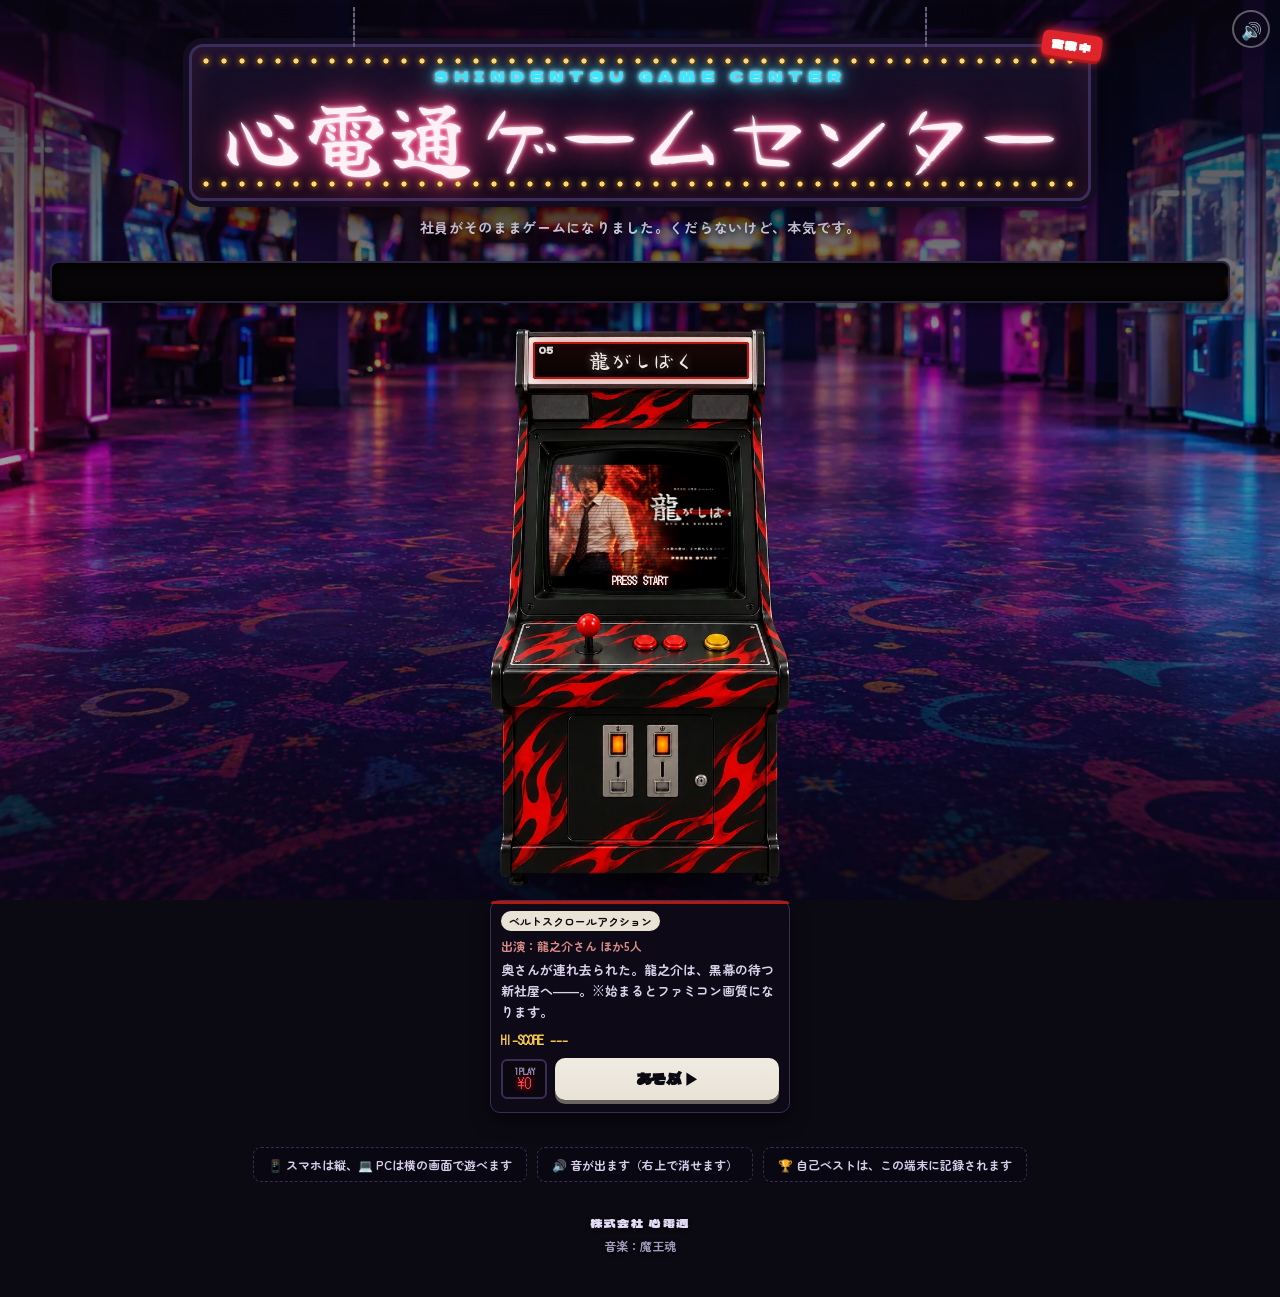
<file: play-ryuga-shibaku.html>
<!doctype html>
<!-- このファイルは dev/top/make_solo.js が index.html から作ります。直すときは index.html を直して作り直す -->
<html lang="ja">
<head>
<meta charset="utf-8">
<meta name="robots" content="noindex, nofollow, noarchive">   <!-- 検索に出さない -->
<link rel="icon" href="data:image/svg+xml,%3Csvg xmlns=%22http://www.w3.org/2000/svg%22 viewBox=%220 0 100 100%22%3E%3Ctext y=%22.9em%22 font-size=%2290%22%3E%F0%9F%95%B9%3C/text%3E%3C/svg%3E">
<meta name="viewport" content="width=device-width, initial-scale=1, viewport-fit=cover">
<meta name="theme-color" content="#0b0912">
<title>龍がしばく｜心電通ゲームセンター｜株式会社 心電通</title>
<style>
@font-face { font-family: 'Boku'; src: url('shared/fonts/boku.woff2') format('woff2'); font-display: swap; }
@font-face { font-family: 'Dela'; src: url('shared/fonts/dela.woff2') format('woff2'); font-display: swap; }
@font-face { font-family: 'Maru'; src: url('shared/fonts/maru.woff2') format('woff2'); font-weight: 700; font-display: swap; }
@font-face { font-family: 'Dot'; src: url('shared/fonts/dot.woff2') format('woff2'); font-display: swap; }
:root { --pink: #ff3d7f; --cyan: #3ee6ff; --gold: #ffcf4a; --bg: #0b0912; }
* { box-sizing: border-box; }
html, body { margin: 0; overflow-x: clip; }
body { min-height: 100vh; font-family: 'Maru', 'Hiragino Maru Gothic ProN', 'Meiryo', sans-serif; font-weight: 700; color: #efe9ff; background: var(--bg); overflow-x: hidden; }
a { color: inherit; }
button { font: inherit; color: inherit; border: 0; background: none; cursor: pointer; padding: 0; }
body.out #inside, body.in #outside { display: none; }
body.out { overflow: hidden; }

/* ═════ 店の外（トップ） ═════ */
#outside { position: fixed; inset: 0; overflow: hidden; background: #05030a; }
.ext { position: absolute; left: 50%; top: 50%; translate: -50% -50%; transform-origin: 50% 72%; transition: transform 1.2s cubic-bezier(.6,0,.3,1), filter 1.2s; animation: extin 1.6s ease-out both; }
@keyframes extin { from { opacity: 0; filter: brightness(.3) blur(6px); } }
.ext img { position: absolute; inset: 0; width: 100%; height: 100%; display: block; }
body.entering .ext { transform: scale(2.6); filter: brightness(1.6) blur(2px); }
/* 看板（絵の中の看板の板に、ネオンの店名をはめ込む） */
.slot { position: absolute; container-type: size; display: flex; flex-direction: column; align-items: center; justify-content: center; text-align: center; }
.slot::before { content: ''; position: absolute; inset: 0; background: radial-gradient(ellipse at 50% 50%, rgba(255,61,127,.18), transparent 70%); }
.slot .en { position: relative; margin: 0 0 1cqh; font-family: 'Dela', sans-serif; font-size: min(11cqh, 3.2cqw); letter-spacing: .4em; padding-left: .4em; color: var(--cyan); text-shadow: 0 0 4px #fff, 0 0 10px var(--cyan), 0 0 22px var(--cyan); white-space: nowrap; }
.slot .name { position: relative; margin: 0; font-family: 'Boku', serif; font-weight: 400; font-size: min(56cqh, 9.6cqw); line-height: 1; color: #fff1f6; white-space: nowrap;
  text-shadow: 0 0 4px #fff, 0 0 12px var(--pink), 0 0 28px var(--pink), 0 0 60px rgba(255,61,127,.75); animation: neonon 2.2s .3s both; }
.slot .name .fl { animation: flick 7s 2.6s infinite; }
@keyframes neonon { 0%, 18% { opacity: .08; text-shadow: none; } 20% { opacity: 1; } 24% { opacity: .2; } 30%, 100% { opacity: 1; } }
@keyframes flick { 0%, 7%, 9%, 52%, 54%, 100% { opacity: 1; } 8%, 53% { opacity: .25; text-shadow: none; } }
.rain { position: absolute; inset: 0; width: 100%; height: 100%; pointer-events: none; }
.ovl { position: absolute; inset: 0; pointer-events: none; background: radial-gradient(ellipse 90% 80% at 50% 45%, transparent 55%, rgba(0,0,0,.7) 100%); }
.door { position: absolute; left: 50%; bottom: 7vh; translate: -50% 0; width: max-content; text-align: center; animation: fadein 1s 1.6s both; }
@keyframes fadein { from { opacity: 0; } }
.enter { position: relative; display: inline-flex; flex-direction: column; align-items: center; padding: 14px 40px 12px; border-radius: 14px; color: #fff;
  background: linear-gradient(rgba(255,61,127,.32), rgba(120,20,80,.45)); border: 2px solid #ff8fb8; box-shadow: 0 0 14px rgba(255,61,127,.8), inset 0 0 16px rgba(255,61,127,.5);
  animation: pulse 1.6s ease-in-out infinite; }
.enter b { white-space: nowrap; font-family: 'Boku', serif; font-weight: 400; font-size: 34px; line-height: 1.1; text-shadow: 0 0 8px #ff3d7f, 0 0 2px #fff; }
.enter small { font-family: 'Dela', sans-serif; font-size: 11px; letter-spacing: .45em; padding-left: .45em; color: #ffd0e2; }
@keyframes pulse { 50% { box-shadow: 0 0 30px rgba(255,61,127,1), inset 0 0 22px rgba(255,61,127,.7); } }
.door p { margin: 10px 0 0; font-size: 12px; color: #d9cfee; text-shadow: 0 1px 4px #000; }
.flash { position: fixed; inset: 0; background: #fff; opacity: 0; pointer-events: none; z-index: 60; }
body.entering .flash { animation: wflash 1.25s ease-in forwards; }
@keyframes wflash { 0%, 60% { opacity: 0; } 100% { opacity: 1; } }
body.arrive .flash { opacity: 1; animation: wout .7s ease-out forwards; }
@keyframes wout { to { opacity: 0; } }

/* ═════ 店内（ゲーム選択） ═════ */
.room { position: fixed; inset: 0; z-index: -1; background: url('top/arcade_bg.webp') 50% 40% / cover no-repeat; }
.room::after { content: ''; position: absolute; inset: 0; background: linear-gradient(rgba(8,5,16,.82) 0%, rgba(8,5,16,.45) 38%, rgba(8,5,16,.35) 60%, rgba(8,5,16,.8) 100%); }
.bar { position: absolute; left: 0; right: 0; top: 0; z-index: 50; display: flex; justify-content: space-between; padding: 10px; pointer-events: none; }
.bar button { pointer-events: auto; height: 38px; padding: 0 14px; border-radius: 19px; font-size: 12px; background: rgba(12,8,24,.75); border: 2px solid rgba(255,255,255,.35); }
.bar .mute { width: 38px; padding: 0; font-size: 17px; }
.mute::after { content: '🔊'; } .mute.off::after { content: '🔇'; }
.top { position: relative; padding: 44px 16px 6px; text-align: center; }
.sign { position: relative; display: inline-block; max-width: 100%; padding: 18px 28px 16px; border-radius: 14px; background: linear-gradient(#17112a, #0e0a1a); border: 3px solid #3a2c5c;
  box-shadow: 0 0 0 6px #120d20, 0 10px 40px rgba(0,0,0,.7), inset 0 0 30px rgba(255,61,127,.12); }
.sign::before, .sign::after { content: ''; position: absolute; top: -40px; width: 2px; height: 40px; background: repeating-linear-gradient(#6b6280 0 4px, #2a2438 4px 6px); }
.sign::before { left: 18%; } .sign::after { right: 18%; }
.bulbs { position: absolute; inset: 5px; border-radius: 10px; pointer-events: none;
  background: radial-gradient(circle, #ffd86b 0 2.2px, transparent 3px) 0 0 / 18px 18px repeat-x, radial-gradient(circle, #ffd86b 0 2.2px, transparent 3px) 0 100% / 18px 18px repeat-x;
  filter: drop-shadow(0 0 3px #ffb300); animation: chase 1s steps(2) infinite; }
@keyframes chase { 50% { background-position: 9px 0, 9px 100%; } }
.sign .en { margin: 0 0 2px; font-family: 'Dela', sans-serif; font-size: clamp(10px, 2.4vw, 15px); letter-spacing: .4em; color: var(--cyan); text-shadow: 0 0 4px #fff, 0 0 10px var(--cyan), 0 0 22px var(--cyan); }
.sign h1 { margin: 0; font-family: 'Boku', serif; font-weight: 400; font-size: clamp(26px, 7.8vw, 84px); line-height: 1.12; color: #fff1f6; white-space: nowrap;
  text-shadow: 0 0 4px #fff, 0 0 12px var(--pink), 0 0 28px var(--pink), 0 0 52px rgba(255,61,127,.7); }
.sign h1 .fl { animation: flick 6s infinite; }
.open { position: absolute; right: -14px; top: -14px; padding: 4px 10px; border-radius: 6px; font-family: 'Dela', sans-serif; font-size: 12px; letter-spacing: .1em; color: #fff;
  background: #e0242c; box-shadow: 0 0 12px #ff3030, 0 3px 0 #7a0c10; rotate: 8deg; animation: blink 1.6s steps(1) infinite; }
@keyframes blink { 50% { opacity: .55; } }
.lead { margin: 16px 0 0; font-size: 14px; color: #e3dcf5; letter-spacing: .05em; text-shadow: 0 2px 6px #000; }
.ticker { max-width: 1180px; margin: 18px auto 0; margin-inline: max(10px, calc((100% - 1180px) / 2)); overflow: hidden; border-radius: 8px; background: #070507; border: 2px solid #2b2140; box-shadow: inset 0 0 12px #000, 0 6px 16px rgba(0,0,0,.5); }
.ticker p { margin: 0; padding: 7px 0; white-space: nowrap; font-family: 'Dot', monospace; font-size: 16px; color: #ff9a2a; text-shadow: 0 0 6px #ff6a00; display: inline-block; padding-left: 100%; animation: tick 34s linear infinite; }
@keyframes tick { to { transform: translateX(-100%); } }

/* 筐体の列（ゲームごとに色・操作パネルの違う筐体） */
.floor { max-width: 1180px; margin: 30px auto 0; padding: 0 12px; display: grid; grid-template-columns: repeat(5, 1fr); gap: 22px 18px; }
.cab { --c: #ff3d7f; --c2: #ffcf4a; position: relative; display: flex; flex-direction: column; text-decoration: none; color: inherit; }   /* 同じ段の説明の枠は、同じ高さにそろえる */
.stand { position: relative; aspect-ratio: 796 / 1479; }
.stand::before { content: ''; position: absolute; left: -6%; right: -6%; bottom: -4%; height: 12%; border-radius: 50%; background: radial-gradient(ellipse, rgba(0,0,0,.75), transparent 70%); }
.stand::after { content: ''; position: absolute; left: -30%; right: -30%; top: 10%; height: 50%; z-index: -1; pointer-events: none;
  background: radial-gradient(ellipse, color-mix(in srgb, var(--c) 45%, transparent), transparent 65%); opacity: .55; transition: opacity .2s; }
.cab:hover .stand::after { opacity: .9; }
.machine { position: absolute; left: 50%; bottom: 0; height: 100%; max-width: 100%; aspect-ratio: var(--ar, 796 / 1479); translate: -50% 0; transition: transform .2s; }
a.cab:hover .machine, a.cab:focus-visible .machine { transform: translateY(-6px); }
.body { position: absolute; inset: 0; width: 100%; height: 100%; z-index: 2; pointer-events: none; }
.scr { position: absolute; left: var(--sl); top: var(--st); width: var(--sw); height: var(--sh); z-index: 1; overflow: hidden; background: #000; }
.scr img { position: absolute; inset: 0; width: 100%; height: 100%; object-fit: contain; transform: scale(1.14); filter: saturate(1.1) brightness(.95) contrast(1.05); transition: filter .2s; }
.scr::after { content: ''; position: absolute; inset: 0; pointer-events: none;
  background: linear-gradient(115deg, rgba(255,255,255,.16) 0 18%, transparent 30%), repeating-linear-gradient(rgba(0,0,0,0) 0 2px, rgba(0,0,0,.2) 2px 3px), radial-gradient(ellipse at 50% 50%, transparent 55%, rgba(0,0,0,.6) 100%); }
.cab:hover .scr img { filter: saturate(1.25) brightness(1.1) contrast(1.05); }
.scr em { position: absolute; left: 0; right: 0; bottom: 0; padding: 3px 0 4px; text-align: center; font-style: normal; font-family: 'Dot', monospace; font-size: 11px; color: #fff; z-index: 1;
  background: linear-gradient(transparent, rgba(0,0,0,.8) 45%); text-shadow: 0 0 6px var(--c); animation: blink 1.2s steps(1) infinite; }
.marq { position: absolute; left: var(--ml); top: var(--mt); width: var(--mw); height: var(--mh); z-index: 3; display: flex; align-items: center; justify-content: center; border-radius: 3px; overflow: hidden;
  background: radial-gradient(ellipse at 50% 30%, color-mix(in srgb, var(--c) 55%, #fff), var(--c) 75%); box-shadow: inset 0 0 0 1px rgba(255,255,255,.4), inset 0 -4px 8px rgba(0,0,0,.25), 0 0 16px color-mix(in srgb, var(--c) 70%, transparent); }
.marq b { font-family: 'Boku', serif; font-weight: 400; font-size: 21px; line-height: 1; color: #fff; text-shadow: 0 2px 0 rgba(0,0,0,.35), 0 0 8px rgba(255,255,255,.4); white-space: nowrap; }
.marq .no { position: absolute; left: 5px; top: 3px; font-family: 'Dela', sans-serif; font-size: 8px; color: rgba(255,255,255,.85); }
.pop { flex: 1; display: flex; flex-direction: column; position: relative; margin: 14px 2px 0; padding: 10px 10px 12px; border-radius: 10px; background: rgba(14,10,24,.86); border: 1px solid #3a2d55; box-shadow: 0 8px 18px rgba(0,0,0,.5); }
.pop::before { content: ''; position: absolute; left: 0; right: 0; top: 0; height: 3px; border-radius: 10px 10px 0 0; background: var(--c); }
.genre { display: inline-block; align-self: flex-start; margin: 0 0 6px; padding: 2px 8px; border-radius: 999px; font-size: 11px; color: #0b0912; background: var(--c2); }
.who { margin: 0 0 6px; font-size: 12px; color: color-mix(in srgb, var(--c) 50%, #fff); }
.desc { margin: 0; font-size: 12.5px; line-height: 1.6; color: #d9d2ea; }
.best { margin: 8px 0 0; font-family: 'Dot', monospace; font-size: 12px; color: var(--gold); }
.foot { display: flex; align-items: center; gap: 8px; margin-top: auto; padding-top: 10px; }   /* あそぶボタンは枠の下にそろえる */
.coin { display: flex; flex-direction: column; align-items: center; justify-content: center; width: 46px; height: 40px; border-radius: 6px; background: #0a070f; border: 2px solid #3a2d55; font-family: 'Dot', monospace; line-height: 1.05; }
.coin span { font-size: 9px; color: #9a8fb8; } .coin b { font-weight: 400; font-size: 14px; color: #ff4b4b; text-shadow: 0 0 6px #ff2020; }
.play { flex: 1; text-align: center; padding: 10px 6px; border-radius: 10px; font-family: 'Dela', sans-serif; font-size: 15px; color: #0b0912; background: linear-gradient(color-mix(in srgb, var(--c2) 70%, #fff), var(--c2)); box-shadow: 0 4px 0 color-mix(in srgb, var(--c2) 45%, #000); }
a.cab:active .play { transform: translateY(3px); box-shadow: 0 1px 0 color-mix(in srgb, var(--c2) 45%, #000); }
.c1 { --c: #e8322a; --c2: #ffd34d; } .c2 { --c: #1c5fa8; --c2: #ffd34d; } .c3 { --c: #ff8a1e; --c2: #7bdc4a; } .c4 { --c: #7a4fc8; --c2: #e0c46a; }
.c5 { --c: #b3170e; --c2: #e9e3d6; }
.c5 .marq { background: linear-gradient(#1a0606, #070202); box-shadow: inset 0 0 0 2px #b3170e, 0 0 16px rgba(179,23,14,.6); }
.c5 .marq b { color: #f1ece3; }
/* 両替機（2列・3列の時だけ置いて、右下の空きを埋める） */
.changer { --c: #3aa0d8; --c2: #bfe6ff; display: none; cursor: pointer; }
.changer .pop .play { background: #2a2140; color: #bfb4dc; box-shadow: none; }
.changer .say { position: absolute; left: 50%; top: 18%; translate: -50% 0; z-index: 4; padding: 6px 10px; border-radius: 10px; background: #fff; color: #1a1430; font-size: 12px; white-space: nowrap; opacity: 0; pointer-events: none; transition: opacity .2s; }
.changer.talk .say { opacity: 1; }

.notice { max-width: 1180px; margin: 34px auto 0; padding: 0 16px; display: flex; flex-wrap: wrap; gap: 10px; justify-content: center; }
.notice p { margin: 0; padding: 8px 14px; border-radius: 8px; font-size: 12px; color: #d5cdea; background: rgba(10,7,18,.75); border: 1px dashed #3a2d55; }
footer { max-width: 1180px; margin: 30px auto 0; padding: 0 16px 40px; text-align: center; font-size: 12px; color: #a59cc0; line-height: 1.9; text-shadow: 0 1px 4px #000; }
footer b { font-family: 'Dela', sans-serif; font-weight: 400; letter-spacing: .15em; color: #e3dcf5; }

/* 1本ずつの入口（play-*.html）：店内に、そのゲームの筐体を1台だけ置く */
body.solo #outside, body.solo #btnOut, body.solo .changer { display: none !important; }
body.solo .bar { justify-content: flex-end; }
body.solo .floor { grid-template-columns: minmax(0, 300px); justify-content: center; max-width: none; margin-top: 26px; }
body.solo .pop { margin-left: 0; margin-right: 0; }
body.solo .desc { font-size: 13px; }
@media (max-width: 700px) { body.solo .floor { grid-template-columns: minmax(0, min(260px, 72vw)); } }

@media (max-width: 1100px) { .floor { grid-template-columns: repeat(3, 1fr); max-width: 760px; } .changer { display: block; } }
@media (max-width: 700px) {
  .top { padding-top: 54px; }
  .sign { padding: 14px 16px 12px; }
  .open { right: -8px; top: -12px; font-size: 10px; }
  .floor { grid-template-columns: repeat(2, 1fr); gap: 18px 12px; padding: 0 12px; }
  .marq .no { font-size: 7px; }
  .scr em { font-size: 9px; }
  .pop { padding: 8px 8px 10px; margin-top: 10px; }
  .desc { font-size: 11.5px; } .who { font-size: 11px; } .genre { font-size: 10px; }
  .coin { width: 40px; } .play { font-size: 13px; padding: 9px 4px; }
  .ticker p { font-size: 14px; }
  .enter b { font-size: 28px; }
}
</style>
</head>
<body class="in solo">

<!-- ═════ 店の外（トップ） ═════ -->
<section id="outside">
  <div class="ext" id="ext">
    <img id="extImg" alt="夜の心電通ゲームセンター">
    <div class="slot" id="slot"><p class="en">SHINDENTSU GAME CENTER</p><p class="name">心電通<span class="fl">ゲ</span>ームセンター</p></div>
  </div>
  <canvas class="rain" id="rain"></canvas>
  <div class="ovl"></div>
  <div class="door">
    <button class="enter" id="btnEnter"><b>中に入る</b><small>ENTER</small></button>
    <p>音が出ます 🔊</p>
  </div>
</section>

<!-- ═════ 店内（ゲーム選択） ═════ -->
<section id="inside">
  <div class="room" aria-hidden="true"></div>
  <div class="bar"><button id="btnOut">◀ 店の外へ</button><button class="mute" id="mute" aria-label="音のオンオフ"></button></div>
  <header class="top">
    <div class="sign">
      <i class="bulbs"></i>
      <p class="en">SHINDENTSU GAME CENTER</p>
      <h1>心電通<span class="fl">ゲ</span>ームセンター</h1>
      <span class="open">営業中</span>
    </div>
    <p class="lead">社員がそのままゲームになりました。くだらないけど、本気です。</p>
  </header>

  <div class="ticker"><p>★ 1プレイ 0円 ★ スマホでもPCでも遊べます ★ 出演は全て弊社の社員です ★ ゲームはフィクションです。社員のみんなは実際には仲良しです ★ 本日も安全第一でお遊びください ★</p></div>

  <main class="floor">
    <a class="cab c5" href="ryuga-shibaku/index.html?from=solo" data-key="ryuga_save_v1" data-m="ryu">
      <div class="stand"><div class="machine">
        <div class="scr"><img src="top/ryuga-shibaku.webp" alt="龍がしばく の画面"><em>PRESS START</em></div>
        <img class="body" src="top/cab_ryu.webp" alt="">
        <div class="marq"><span class="no">05</span><b>龍がしばく</b></div>
      </div></div>
      <div class="pop">
        <p class="genre">ベルトスクロールアクション</p>
        <p class="who">出演：龍之介さん ほか5人</p>
        <p class="desc">奥さんが連れ去られた。龍之介は、黒幕の待つ新社屋へ――。※始まるとファミコン画質になります。</p>
        <p class="best"></p>
        <div class="foot"><div class="coin"><span>1PLAY</span><b>¥0</b></div><span class="play">あそぶ ▶</span></div>
      </div>
    </a>
  </main>

  <div class="notice">
    <p>📱 スマホは縦、💻 PCは横の画面で遊べます</p>
    <p>🔊 音が出ます（右上で消せます）</p>
    <p>🏆 自己ベストは、この端末に記録されます</p>
  </div>

  <footer>
    <b>株式会社 心電通</b><br>
    音楽：魔王魂
  </footer>
</section>
<div class="flash"></div>

<script>window.GC_SOLO = 'ryu';</script>
<script src="top/layout.js?v=20261117c"></script>
<script src="shared/js/nozoom.js?v=20261117c"></script>
<script src="shared/js/audio.js?v=20261117c"></script>
<script>
(() => {
  const $ = (id) => document.getElementById(id);
  const LAY = window.TOP_LAYOUT || {};
  const A = window.AUDIO;
  A.init({ se: ['doorchime', 'chin', 'tap', 'cursor'], seBase: 'shared/se/', bgmBase: 'top/bgm/' });

  // ── 1本ずつの入口（play-*.html。dev/top/make_solo.js がこのページから作る）：店の外は出さず、店内にそのゲームの筐体を1台だけ置く ──
  //   make_solo.js が最初からその形で書き出す（読み込みの遅いスマホで、一瞬でも店の外や5台が見えないように）。ここは念のため
  //   ゲームへは ?from=solo を付けて行く → ゲームの🏠・「← もどる」で、この入口に帰ってくる（shared/js/home.js）
  const SOLO = window.GC_SOLO || '';
  if (SOLO) {
    document.body.classList.add('solo');
    document.querySelectorAll('[data-m]').forEach((c) => { if (c.dataset.m !== SOLO) c.remove(); });
    document.querySelectorAll('a.cab').forEach((c) => { const h = c.getAttribute('href'); if (!h.includes('from=solo')) c.setAttribute('href', h + '?from=solo'); });
    document.querySelector('.ticker p').textContent = '★ 1プレイ 0円 ★ スマホでもPCでも遊べます ★ 出演は全て弊社の社員です ★ ゲームはフィクションです。社員のみんなは実際には仲良しです ★ 本日も安全第一でお遊びください ★';
  }

  // ── 店の外：絵を画面いっぱいに（はみ出す分は切る）し、看板の板にネオンの店名をはめ込む ──
  const ext = $('ext'), extImg = $('extImg'), slot = $('slot');
  function placeExt() {
    const land = innerWidth > innerHeight * 1.05, L = LAY[land ? 'ext_land' : 'ext_port'];
    if (!L) return;
    const src = `top/exterior_${land ? 'land' : 'port'}.webp`;
    if (!extImg.src.endsWith(src)) extImg.src = src;
    const [aw, ah] = L.ar.split('/').map(Number), ar = aw / ah;
    const w = Math.max(innerWidth, innerHeight * ar);
    ext.style.width = w + 'px'; ext.style.height = (w / ar) + 'px';
    const [x, y, sw, sh] = L.sign;
    Object.assign(slot.style, { left: x + '%', top: y + '%', width: sw + '%', height: sh + '%' });
  }
  if (!SOLO) { addEventListener('resize', placeExt); placeExt(); }

  // ── 雨：1粒ずつ描く（奥は細く薄く遅い、手前は長く濃く速い）。地面には小さな波紋 ──
  const rc = $('rain'), rx = rc.getContext('2d');
  const calm = matchMedia('(prefers-reduced-motion: reduce)').matches;
  let drops = [], rips = [], rw = 0, rh = 0, rlast = performance.now();
  function rainSize() {
    const d = Math.min(2, devicePixelRatio || 1);
    rw = innerWidth; rh = innerHeight; rc.width = rw * d; rc.height = rh * d; rx.setTransform(d, 0, 0, d, 0, 0);
    const n = Math.round((rw * rh) / (calm ? 7000 : 2600));
    drops = Array.from({ length: n }, () => newDrop(true));
  }
  function newDrop(any) {
    const z = Math.random();   // 0＝奥 … 1＝手前
    return { x: Math.random() * (rw + 200) - 100, y: any ? Math.random() * rh : -40 - Math.random() * 200, z,
      len: 14 + z * 34, v: 750 + z * 950, a: .22 + z * .45, w: .7 + z * 1.6, ground: rh * (.70 + Math.random() * .28) };
  }
  function rainFrame(t) {
    const dt = Math.max(0, Math.min(.05, (t - rlast) / 1000)); rlast = t;
    if (document.body.classList.contains('out')) {
      rx.clearRect(0, 0, rw, rh);
      const slant = .18;   // 少し斜めに降る
      rx.lineCap = 'round';
      // 奥・まん中・手前の3段に分けて、段ごとに1回でまとめて描く（1粒ずつ描くとスマホが重い）
      const layers = [[], [], []];
      for (const d of drops) {
        d.y += d.v * dt; d.x += d.v * slant * dt;
        if (d.z > .55 && d.y > d.ground) {   // 手前の雨粒は地面で波紋になる
          if (rips.length < 120) rips.push({ x: d.x, y: d.ground, r: 1.5, a: .65 * d.z, z: d.z });
          Object.assign(d, newDrop(false));
          continue;
        }
        if (d.y > rh + 40) { Object.assign(d, newDrop(false)); continue; }
        layers[d.z < .34 ? 0 : d.z < .67 ? 1 : 2].push(d);
      }
      layers.forEach((L, i) => {
        if (!L.length) return;
        rx.strokeStyle = `rgba(215,230,255,${[.22, .4, .6][i]})`; rx.lineWidth = [.8, 1.3, 2][i];
        rx.beginPath();
        for (const d of L) { rx.moveTo(d.x - d.len * slant, d.y - d.len); rx.lineTo(d.x, d.y); }
        rx.stroke();
      });
      rx.lineWidth = 1.1; rx.strokeStyle = 'rgba(225,238,255,.45)';
      rx.beginPath();
      for (const r of rips) {
        r.r += (16 + r.z * 22) * dt; r.a -= .9 * dt;
        if (r.a <= 0 || r.r <= 0) continue;
        rx.moveTo(r.x + r.r * (1 + r.z), r.y);
        rx.ellipse(r.x, r.y, r.r * (1 + r.z), r.r * .32 * (1 + r.z), 0, 0, Math.PI * 2);
      }
      rx.stroke();
      rips = rips.filter((r) => r.a > 0);
    }
    requestAnimationFrame(rainFrame);
  }
  addEventListener('resize', rainSize);
  rainSize();
  requestAnimationFrame(rainFrame);

  // ── 筐体ごとに、絵の中の画面・マーキーの位置を合わせる ──
  document.querySelectorAll('[data-m]').forEach((c) => {
    const L = LAY[c.dataset.m]; if (!L) return;
    const m = c.querySelector('.machine'); m.style.setProperty('--ar', L.ar);
    if (L.scr) { const [x, y, w, h] = L.scr; Object.entries({ sl: x - .6, st: y - .4, sw: w + 1.2, sh: h + .8 }).forEach(([k, v]) => m.style.setProperty('--' + k, v + '%')); }
    if (L.mq) { const [x, y, w, h] = L.mq; Object.entries({ ml: x + 1.5, mt: y + .9, mw: w - 3, mh: h - 1.8 }).forEach(([k, v]) => m.style.setProperty('--' + k, v + '%')); }
  });

  // ── 入店：自動ドアの音 → 近づいて → 店内へ（ここからBGM） ──
  const muteBtn = $('mute');
  const syncMute = () => muteBtn.classList.toggle('off', A.muted);
  muteBtn.addEventListener('click', () => { A.unlock(); A.setMuted(!A.muted); syncMute(); if (!A.muted) A.bgm('lobby'); });
  syncMute();
  function showInside(arrive) {
    document.body.className = 'in' + (arrive ? ' arrive' : '');
    if (location.hash !== '#floor') history.replaceState(null, '', '#floor');
    fitMarquee();
  }
  let entering = false;
  if (!SOLO) $('btnEnter').addEventListener('click', () => {
    if (entering) return; entering = true;
    A.unlock(); A.se('doorchime'); A.bgm('lobby');
    document.body.classList.add('entering');
    setTimeout(() => { showInside(true); window.scrollTo(0, 0); entering = false; }, 1250);
  });
  $('btnOut').addEventListener('click', () => {
    A.se('tap'); A.stopBgm(400);
    document.body.className = 'out'; history.replaceState(null, '', location.pathname + location.search);
    ext.style.animation = 'none'; void ext.offsetWidth; ext.style.animation = '';
  });
  // ゲームから戻ってきた時（#floor）は店内から。BGM は最初にどこかを触った時に流す（ブラウザの決まりで、自動では鳴らせない）
  if (location.hash === '#floor' || SOLO) {
    if (SOLO) document.body.className = 'in solo'; else showInside(false);
    fitMarquee();
    const start = () => { A.unlock(); if (!A.muted) A.bgm('lobby'); removeEventListener('pointerdown', start, true); removeEventListener('keydown', start, true); };
    addEventListener('pointerdown', start, true); addEventListener('keydown', start, true);
  }

  if (!SOLO) addEventListener('hashchange', () => { if (location.hash === '#floor' && !document.body.classList.contains('in')) showInside(false); });

  // ── 自己ベスト（各ゲームがこの端末に保存したもの） ──
  document.querySelectorAll('a.cab').forEach((c) => {
    let s = null;
    try { s = JSON.parse(localStorage.getItem(c.dataset.key) || 'null'); } catch (_) { }
    const el = c.querySelector('.best');
    if (!s) { el.textContent = 'HI-SCORE ---'; return; }
    if (c.dataset.unit === 'sec') el.textContent = s.best >= 0 ? `BEST ${s.best}秒のこし` : 'HI-SCORE ---';
    else el.textContent = s.best ? `HI-SCORE ${Number(s.best).toLocaleString()}` : 'HI-SCORE ---';
  });

  // ── マーキーの題名が板からはみ出さないように、文字を小さくする ──
  function fitMarquee() {
    document.querySelectorAll('.marq b').forEach((b) => {
      b.style.fontSize = '';
      const box = b.parentElement;
      let fs = Math.min(parseFloat(getComputedStyle(b).fontSize), box.clientHeight * .62);
      b.style.fontSize = fs + 'px';
      while (b.scrollWidth > box.clientWidth * .86 && fs > 8) { fs -= .5; b.style.fontSize = fs + 'px'; }
    });
  }
  addEventListener('resize', fitMarquee);
  document.fonts.ready.then(fitMarquee);
  fitMarquee();

  // ── 筐体を押す：コインの音 → 少し待ってからゲームへ ──
  document.querySelectorAll('a.cab').forEach((c) => c.addEventListener('click', (e) => {
    if (e.metaKey || e.ctrlKey || e.shiftKey || A.muted) return;
    e.preventDefault();
    A.unlock(); A.se('chin');
    c.querySelector('.scr em').textContent = 'COIN IN!';
    setTimeout(() => { location.href = c.getAttribute('href'); }, 380);
  }));
  // 両替機：押すとひとこと
  const ch = $('changer') || document.createElement('div');
  const talk = () => { A.unlock(); A.se('cursor'); ch.classList.add('talk'); clearTimeout(ch._t); ch._t = setTimeout(() => ch.classList.remove('talk'), 1600); };
  ch.addEventListener('click', talk);
  ch.addEventListener('keydown', (e) => { if (e.key === 'Enter') talk(); });
})();
</script>
</body>
</html>
</file>
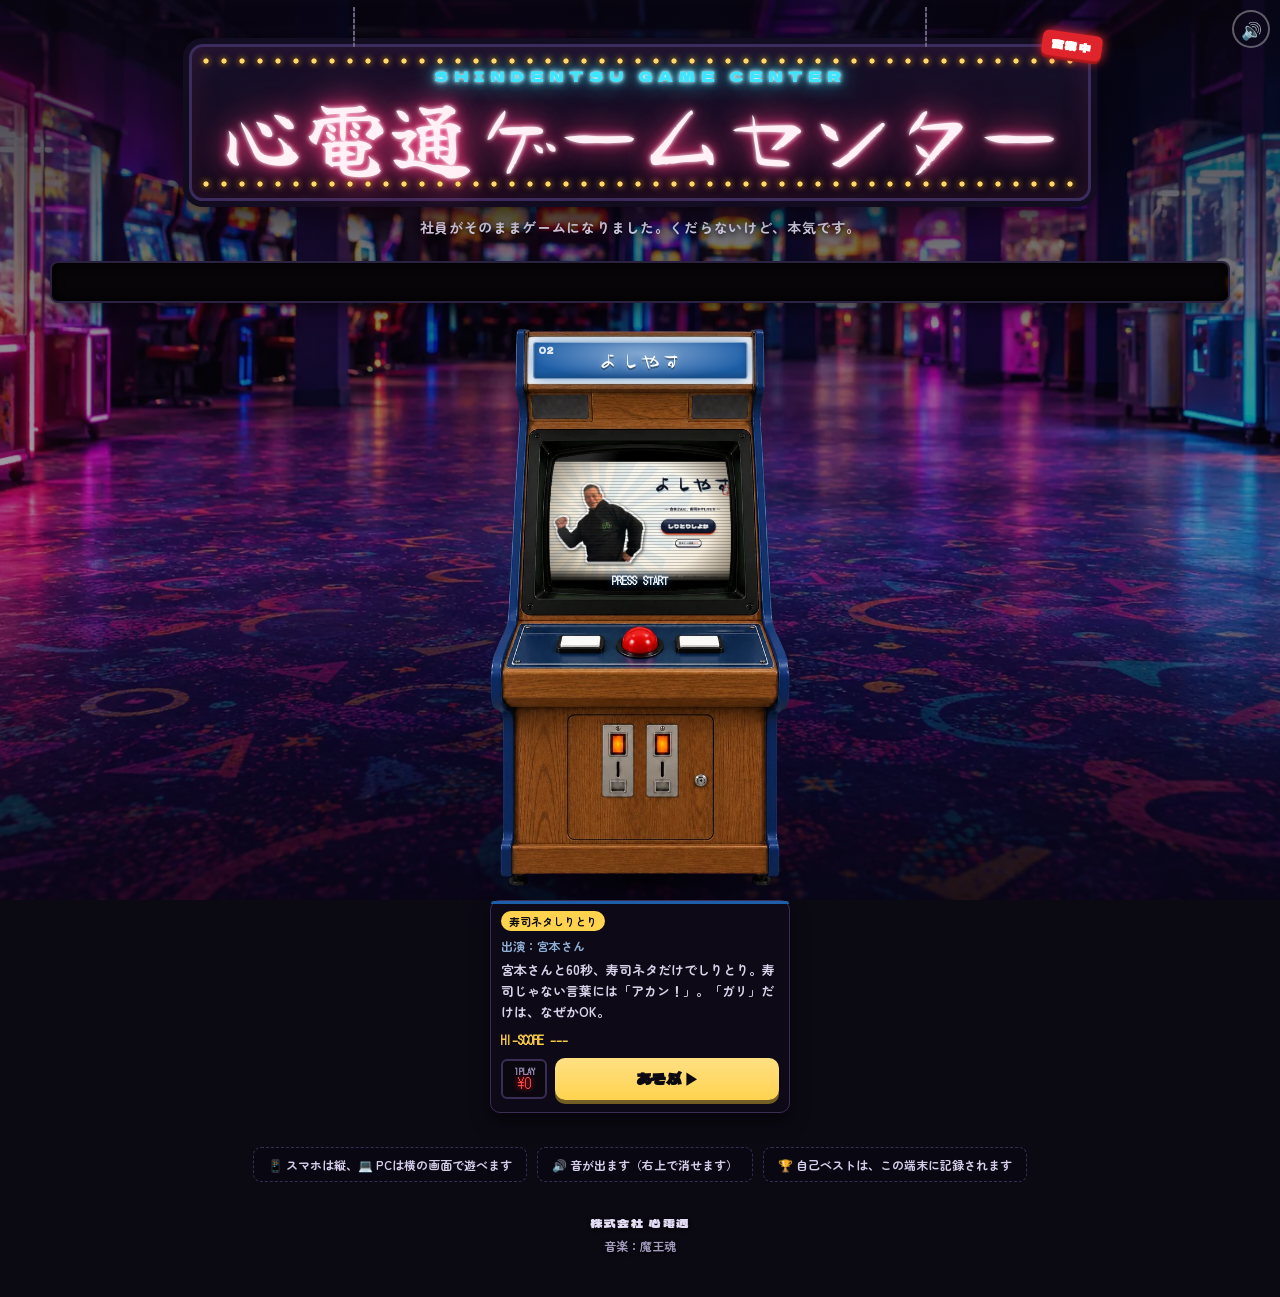
<file: play-yoshiyasu.html>
<!doctype html>
<!-- このファイルは dev/top/make_solo.js が index.html から作ります。直すときは index.html を直して作り直す -->
<html lang="ja">
<head>
<meta charset="utf-8">
<meta name="robots" content="noindex, nofollow, noarchive">   <!-- 検索に出さない -->
<link rel="icon" href="data:image/svg+xml,%3Csvg xmlns=%22http://www.w3.org/2000/svg%22 viewBox=%220 0 100 100%22%3E%3Ctext y=%22.9em%22 font-size=%2290%22%3E%F0%9F%95%B9%3C/text%3E%3C/svg%3E">
<meta name="viewport" content="width=device-width, initial-scale=1, viewport-fit=cover">
<meta name="theme-color" content="#0b0912">
<title>よしやす｜心電通ゲームセンター｜株式会社 心電通</title>
<style>
@font-face { font-family: 'Boku'; src: url('shared/fonts/boku.woff2') format('woff2'); font-display: swap; }
@font-face { font-family: 'Dela'; src: url('shared/fonts/dela.woff2') format('woff2'); font-display: swap; }
@font-face { font-family: 'Maru'; src: url('shared/fonts/maru.woff2') format('woff2'); font-weight: 700; font-display: swap; }
@font-face { font-family: 'Dot'; src: url('shared/fonts/dot.woff2') format('woff2'); font-display: swap; }
:root { --pink: #ff3d7f; --cyan: #3ee6ff; --gold: #ffcf4a; --bg: #0b0912; }
* { box-sizing: border-box; }
html, body { margin: 0; overflow-x: clip; }
body { min-height: 100vh; font-family: 'Maru', 'Hiragino Maru Gothic ProN', 'Meiryo', sans-serif; font-weight: 700; color: #efe9ff; background: var(--bg); overflow-x: hidden; }
a { color: inherit; }
button { font: inherit; color: inherit; border: 0; background: none; cursor: pointer; padding: 0; }
body.out #inside, body.in #outside { display: none; }
body.out { overflow: hidden; }

/* ═════ 店の外（トップ） ═════ */
#outside { position: fixed; inset: 0; overflow: hidden; background: #05030a; }
.ext { position: absolute; left: 50%; top: 50%; translate: -50% -50%; transform-origin: 50% 72%; transition: transform 1.2s cubic-bezier(.6,0,.3,1), filter 1.2s; animation: extin 1.6s ease-out both; }
@keyframes extin { from { opacity: 0; filter: brightness(.3) blur(6px); } }
.ext img { position: absolute; inset: 0; width: 100%; height: 100%; display: block; }
body.entering .ext { transform: scale(2.6); filter: brightness(1.6) blur(2px); }
/* 看板（絵の中の看板の板に、ネオンの店名をはめ込む） */
.slot { position: absolute; container-type: size; display: flex; flex-direction: column; align-items: center; justify-content: center; text-align: center; }
.slot::before { content: ''; position: absolute; inset: 0; background: radial-gradient(ellipse at 50% 50%, rgba(255,61,127,.18), transparent 70%); }
.slot .en { position: relative; margin: 0 0 1cqh; font-family: 'Dela', sans-serif; font-size: min(11cqh, 3.2cqw); letter-spacing: .4em; padding-left: .4em; color: var(--cyan); text-shadow: 0 0 4px #fff, 0 0 10px var(--cyan), 0 0 22px var(--cyan); white-space: nowrap; }
.slot .name { position: relative; margin: 0; font-family: 'Boku', serif; font-weight: 400; font-size: min(56cqh, 9.6cqw); line-height: 1; color: #fff1f6; white-space: nowrap;
  text-shadow: 0 0 4px #fff, 0 0 12px var(--pink), 0 0 28px var(--pink), 0 0 60px rgba(255,61,127,.75); animation: neonon 2.2s .3s both; }
.slot .name .fl { animation: flick 7s 2.6s infinite; }
@keyframes neonon { 0%, 18% { opacity: .08; text-shadow: none; } 20% { opacity: 1; } 24% { opacity: .2; } 30%, 100% { opacity: 1; } }
@keyframes flick { 0%, 7%, 9%, 52%, 54%, 100% { opacity: 1; } 8%, 53% { opacity: .25; text-shadow: none; } }
.rain { position: absolute; inset: 0; width: 100%; height: 100%; pointer-events: none; }
.ovl { position: absolute; inset: 0; pointer-events: none; background: radial-gradient(ellipse 90% 80% at 50% 45%, transparent 55%, rgba(0,0,0,.7) 100%); }
.door { position: absolute; left: 50%; bottom: 7vh; translate: -50% 0; width: max-content; text-align: center; animation: fadein 1s 1.6s both; }
@keyframes fadein { from { opacity: 0; } }
.enter { position: relative; display: inline-flex; flex-direction: column; align-items: center; padding: 14px 40px 12px; border-radius: 14px; color: #fff;
  background: linear-gradient(rgba(255,61,127,.32), rgba(120,20,80,.45)); border: 2px solid #ff8fb8; box-shadow: 0 0 14px rgba(255,61,127,.8), inset 0 0 16px rgba(255,61,127,.5);
  animation: pulse 1.6s ease-in-out infinite; }
.enter b { white-space: nowrap; font-family: 'Boku', serif; font-weight: 400; font-size: 34px; line-height: 1.1; text-shadow: 0 0 8px #ff3d7f, 0 0 2px #fff; }
.enter small { font-family: 'Dela', sans-serif; font-size: 11px; letter-spacing: .45em; padding-left: .45em; color: #ffd0e2; }
@keyframes pulse { 50% { box-shadow: 0 0 30px rgba(255,61,127,1), inset 0 0 22px rgba(255,61,127,.7); } }
.door p { margin: 10px 0 0; font-size: 12px; color: #d9cfee; text-shadow: 0 1px 4px #000; }
.flash { position: fixed; inset: 0; background: #fff; opacity: 0; pointer-events: none; z-index: 60; }
body.entering .flash { animation: wflash 1.25s ease-in forwards; }
@keyframes wflash { 0%, 60% { opacity: 0; } 100% { opacity: 1; } }
body.arrive .flash { opacity: 1; animation: wout .7s ease-out forwards; }
@keyframes wout { to { opacity: 0; } }

/* ═════ 店内（ゲーム選択） ═════ */
.room { position: fixed; inset: 0; z-index: -1; background: url('top/arcade_bg.webp') 50% 40% / cover no-repeat; }
.room::after { content: ''; position: absolute; inset: 0; background: linear-gradient(rgba(8,5,16,.82) 0%, rgba(8,5,16,.45) 38%, rgba(8,5,16,.35) 60%, rgba(8,5,16,.8) 100%); }
.bar { position: absolute; left: 0; right: 0; top: 0; z-index: 50; display: flex; justify-content: space-between; padding: 10px; pointer-events: none; }
.bar button { pointer-events: auto; height: 38px; padding: 0 14px; border-radius: 19px; font-size: 12px; background: rgba(12,8,24,.75); border: 2px solid rgba(255,255,255,.35); }
.bar .mute { width: 38px; padding: 0; font-size: 17px; }
.mute::after { content: '🔊'; } .mute.off::after { content: '🔇'; }
.top { position: relative; padding: 44px 16px 6px; text-align: center; }
.sign { position: relative; display: inline-block; max-width: 100%; padding: 18px 28px 16px; border-radius: 14px; background: linear-gradient(#17112a, #0e0a1a); border: 3px solid #3a2c5c;
  box-shadow: 0 0 0 6px #120d20, 0 10px 40px rgba(0,0,0,.7), inset 0 0 30px rgba(255,61,127,.12); }
.sign::before, .sign::after { content: ''; position: absolute; top: -40px; width: 2px; height: 40px; background: repeating-linear-gradient(#6b6280 0 4px, #2a2438 4px 6px); }
.sign::before { left: 18%; } .sign::after { right: 18%; }
.bulbs { position: absolute; inset: 5px; border-radius: 10px; pointer-events: none;
  background: radial-gradient(circle, #ffd86b 0 2.2px, transparent 3px) 0 0 / 18px 18px repeat-x, radial-gradient(circle, #ffd86b 0 2.2px, transparent 3px) 0 100% / 18px 18px repeat-x;
  filter: drop-shadow(0 0 3px #ffb300); animation: chase 1s steps(2) infinite; }
@keyframes chase { 50% { background-position: 9px 0, 9px 100%; } }
.sign .en { margin: 0 0 2px; font-family: 'Dela', sans-serif; font-size: clamp(10px, 2.4vw, 15px); letter-spacing: .4em; color: var(--cyan); text-shadow: 0 0 4px #fff, 0 0 10px var(--cyan), 0 0 22px var(--cyan); }
.sign h1 { margin: 0; font-family: 'Boku', serif; font-weight: 400; font-size: clamp(26px, 7.8vw, 84px); line-height: 1.12; color: #fff1f6; white-space: nowrap;
  text-shadow: 0 0 4px #fff, 0 0 12px var(--pink), 0 0 28px var(--pink), 0 0 52px rgba(255,61,127,.7); }
.sign h1 .fl { animation: flick 6s infinite; }
.open { position: absolute; right: -14px; top: -14px; padding: 4px 10px; border-radius: 6px; font-family: 'Dela', sans-serif; font-size: 12px; letter-spacing: .1em; color: #fff;
  background: #e0242c; box-shadow: 0 0 12px #ff3030, 0 3px 0 #7a0c10; rotate: 8deg; animation: blink 1.6s steps(1) infinite; }
@keyframes blink { 50% { opacity: .55; } }
.lead { margin: 16px 0 0; font-size: 14px; color: #e3dcf5; letter-spacing: .05em; text-shadow: 0 2px 6px #000; }
.ticker { max-width: 1180px; margin: 18px auto 0; margin-inline: max(10px, calc((100% - 1180px) / 2)); overflow: hidden; border-radius: 8px; background: #070507; border: 2px solid #2b2140; box-shadow: inset 0 0 12px #000, 0 6px 16px rgba(0,0,0,.5); }
.ticker p { margin: 0; padding: 7px 0; white-space: nowrap; font-family: 'Dot', monospace; font-size: 16px; color: #ff9a2a; text-shadow: 0 0 6px #ff6a00; display: inline-block; padding-left: 100%; animation: tick 34s linear infinite; }
@keyframes tick { to { transform: translateX(-100%); } }

/* 筐体の列（ゲームごとに色・操作パネルの違う筐体） */
.floor { max-width: 1180px; margin: 30px auto 0; padding: 0 12px; display: grid; grid-template-columns: repeat(5, 1fr); gap: 22px 18px; }
.cab { --c: #ff3d7f; --c2: #ffcf4a; position: relative; display: flex; flex-direction: column; text-decoration: none; color: inherit; }   /* 同じ段の説明の枠は、同じ高さにそろえる */
.stand { position: relative; aspect-ratio: 796 / 1479; }
.stand::before { content: ''; position: absolute; left: -6%; right: -6%; bottom: -4%; height: 12%; border-radius: 50%; background: radial-gradient(ellipse, rgba(0,0,0,.75), transparent 70%); }
.stand::after { content: ''; position: absolute; left: -30%; right: -30%; top: 10%; height: 50%; z-index: -1; pointer-events: none;
  background: radial-gradient(ellipse, color-mix(in srgb, var(--c) 45%, transparent), transparent 65%); opacity: .55; transition: opacity .2s; }
.cab:hover .stand::after { opacity: .9; }
.machine { position: absolute; left: 50%; bottom: 0; height: 100%; max-width: 100%; aspect-ratio: var(--ar, 796 / 1479); translate: -50% 0; transition: transform .2s; }
a.cab:hover .machine, a.cab:focus-visible .machine { transform: translateY(-6px); }
.body { position: absolute; inset: 0; width: 100%; height: 100%; z-index: 2; pointer-events: none; }
.scr { position: absolute; left: var(--sl); top: var(--st); width: var(--sw); height: var(--sh); z-index: 1; overflow: hidden; background: #000; }
.scr img { position: absolute; inset: 0; width: 100%; height: 100%; object-fit: contain; transform: scale(1.14); filter: saturate(1.1) brightness(.95) contrast(1.05); transition: filter .2s; }
.scr::after { content: ''; position: absolute; inset: 0; pointer-events: none;
  background: linear-gradient(115deg, rgba(255,255,255,.16) 0 18%, transparent 30%), repeating-linear-gradient(rgba(0,0,0,0) 0 2px, rgba(0,0,0,.2) 2px 3px), radial-gradient(ellipse at 50% 50%, transparent 55%, rgba(0,0,0,.6) 100%); }
.cab:hover .scr img { filter: saturate(1.25) brightness(1.1) contrast(1.05); }
.scr em { position: absolute; left: 0; right: 0; bottom: 0; padding: 3px 0 4px; text-align: center; font-style: normal; font-family: 'Dot', monospace; font-size: 11px; color: #fff; z-index: 1;
  background: linear-gradient(transparent, rgba(0,0,0,.8) 45%); text-shadow: 0 0 6px var(--c); animation: blink 1.2s steps(1) infinite; }
.marq { position: absolute; left: var(--ml); top: var(--mt); width: var(--mw); height: var(--mh); z-index: 3; display: flex; align-items: center; justify-content: center; border-radius: 3px; overflow: hidden;
  background: radial-gradient(ellipse at 50% 30%, color-mix(in srgb, var(--c) 55%, #fff), var(--c) 75%); box-shadow: inset 0 0 0 1px rgba(255,255,255,.4), inset 0 -4px 8px rgba(0,0,0,.25), 0 0 16px color-mix(in srgb, var(--c) 70%, transparent); }
.marq b { font-family: 'Boku', serif; font-weight: 400; font-size: 21px; line-height: 1; color: #fff; text-shadow: 0 2px 0 rgba(0,0,0,.35), 0 0 8px rgba(255,255,255,.4); white-space: nowrap; }
.marq .no { position: absolute; left: 5px; top: 3px; font-family: 'Dela', sans-serif; font-size: 8px; color: rgba(255,255,255,.85); }
.pop { flex: 1; display: flex; flex-direction: column; position: relative; margin: 14px 2px 0; padding: 10px 10px 12px; border-radius: 10px; background: rgba(14,10,24,.86); border: 1px solid #3a2d55; box-shadow: 0 8px 18px rgba(0,0,0,.5); }
.pop::before { content: ''; position: absolute; left: 0; right: 0; top: 0; height: 3px; border-radius: 10px 10px 0 0; background: var(--c); }
.genre { display: inline-block; align-self: flex-start; margin: 0 0 6px; padding: 2px 8px; border-radius: 999px; font-size: 11px; color: #0b0912; background: var(--c2); }
.who { margin: 0 0 6px; font-size: 12px; color: color-mix(in srgb, var(--c) 50%, #fff); }
.desc { margin: 0; font-size: 12.5px; line-height: 1.6; color: #d9d2ea; }
.best { margin: 8px 0 0; font-family: 'Dot', monospace; font-size: 12px; color: var(--gold); }
.foot { display: flex; align-items: center; gap: 8px; margin-top: auto; padding-top: 10px; }   /* あそぶボタンは枠の下にそろえる */
.coin { display: flex; flex-direction: column; align-items: center; justify-content: center; width: 46px; height: 40px; border-radius: 6px; background: #0a070f; border: 2px solid #3a2d55; font-family: 'Dot', monospace; line-height: 1.05; }
.coin span { font-size: 9px; color: #9a8fb8; } .coin b { font-weight: 400; font-size: 14px; color: #ff4b4b; text-shadow: 0 0 6px #ff2020; }
.play { flex: 1; text-align: center; padding: 10px 6px; border-radius: 10px; font-family: 'Dela', sans-serif; font-size: 15px; color: #0b0912; background: linear-gradient(color-mix(in srgb, var(--c2) 70%, #fff), var(--c2)); box-shadow: 0 4px 0 color-mix(in srgb, var(--c2) 45%, #000); }
a.cab:active .play { transform: translateY(3px); box-shadow: 0 1px 0 color-mix(in srgb, var(--c2) 45%, #000); }
.c1 { --c: #e8322a; --c2: #ffd34d; } .c2 { --c: #1c5fa8; --c2: #ffd34d; } .c3 { --c: #ff8a1e; --c2: #7bdc4a; } .c4 { --c: #7a4fc8; --c2: #e0c46a; }
.c5 { --c: #b3170e; --c2: #e9e3d6; }
.c5 .marq { background: linear-gradient(#1a0606, #070202); box-shadow: inset 0 0 0 2px #b3170e, 0 0 16px rgba(179,23,14,.6); }
.c5 .marq b { color: #f1ece3; }
/* 両替機（2列・3列の時だけ置いて、右下の空きを埋める） */
.changer { --c: #3aa0d8; --c2: #bfe6ff; display: none; cursor: pointer; }
.changer .pop .play { background: #2a2140; color: #bfb4dc; box-shadow: none; }
.changer .say { position: absolute; left: 50%; top: 18%; translate: -50% 0; z-index: 4; padding: 6px 10px; border-radius: 10px; background: #fff; color: #1a1430; font-size: 12px; white-space: nowrap; opacity: 0; pointer-events: none; transition: opacity .2s; }
.changer.talk .say { opacity: 1; }

.notice { max-width: 1180px; margin: 34px auto 0; padding: 0 16px; display: flex; flex-wrap: wrap; gap: 10px; justify-content: center; }
.notice p { margin: 0; padding: 8px 14px; border-radius: 8px; font-size: 12px; color: #d5cdea; background: rgba(10,7,18,.75); border: 1px dashed #3a2d55; }
footer { max-width: 1180px; margin: 30px auto 0; padding: 0 16px 40px; text-align: center; font-size: 12px; color: #a59cc0; line-height: 1.9; text-shadow: 0 1px 4px #000; }
footer b { font-family: 'Dela', sans-serif; font-weight: 400; letter-spacing: .15em; color: #e3dcf5; }

/* 1本ずつの入口（play-*.html）：店内に、そのゲームの筐体を1台だけ置く */
body.solo #outside, body.solo #btnOut, body.solo .changer { display: none !important; }
body.solo .bar { justify-content: flex-end; }
body.solo .floor { grid-template-columns: minmax(0, 300px); justify-content: center; max-width: none; margin-top: 26px; }
body.solo .pop { margin-left: 0; margin-right: 0; }
body.solo .desc { font-size: 13px; }
@media (max-width: 700px) { body.solo .floor { grid-template-columns: minmax(0, min(260px, 72vw)); } }

@media (max-width: 1100px) { .floor { grid-template-columns: repeat(3, 1fr); max-width: 760px; } .changer { display: block; } }
@media (max-width: 700px) {
  .top { padding-top: 54px; }
  .sign { padding: 14px 16px 12px; }
  .open { right: -8px; top: -12px; font-size: 10px; }
  .floor { grid-template-columns: repeat(2, 1fr); gap: 18px 12px; padding: 0 12px; }
  .marq .no { font-size: 7px; }
  .scr em { font-size: 9px; }
  .pop { padding: 8px 8px 10px; margin-top: 10px; }
  .desc { font-size: 11.5px; } .who { font-size: 11px; } .genre { font-size: 10px; }
  .coin { width: 40px; } .play { font-size: 13px; padding: 9px 4px; }
  .ticker p { font-size: 14px; }
  .enter b { font-size: 28px; }
}
</style>
</head>
<body class="in solo">

<!-- ═════ 店の外（トップ） ═════ -->
<section id="outside">
  <div class="ext" id="ext">
    <img id="extImg" alt="夜の心電通ゲームセンター">
    <div class="slot" id="slot"><p class="en">SHINDENTSU GAME CENTER</p><p class="name">心電通<span class="fl">ゲ</span>ームセンター</p></div>
  </div>
  <canvas class="rain" id="rain"></canvas>
  <div class="ovl"></div>
  <div class="door">
    <button class="enter" id="btnEnter"><b>中に入る</b><small>ENTER</small></button>
    <p>音が出ます 🔊</p>
  </div>
</section>

<!-- ═════ 店内（ゲーム選択） ═════ -->
<section id="inside">
  <div class="room" aria-hidden="true"></div>
  <div class="bar"><button id="btnOut">◀ 店の外へ</button><button class="mute" id="mute" aria-label="音のオンオフ"></button></div>
  <header class="top">
    <div class="sign">
      <i class="bulbs"></i>
      <p class="en">SHINDENTSU GAME CENTER</p>
      <h1>心電通<span class="fl">ゲ</span>ームセンター</h1>
      <span class="open">営業中</span>
    </div>
    <p class="lead">社員がそのままゲームになりました。くだらないけど、本気です。</p>
  </header>

  <div class="ticker"><p>★ 1プレイ 0円 ★ スマホでもPCでも遊べます ★ 出演は全て弊社の社員です ★ ゲームはフィクションです。社員のみんなは実際には仲良しです ★ 本日も安全第一でお遊びください ★</p></div>

  <main class="floor">
    <a class="cab c2" href="yoshiyasu/index.html?from=solo" data-key="yoshi_save_v1" data-m="yoshi">
      <div class="stand"><div class="machine">
        <div class="scr"><img src="top/yoshiyasu.webp" alt="よしやす の画面"><em>PRESS START</em></div>
        <img class="body" src="top/cab_yoshi.webp" alt="">
        <div class="marq"><span class="no">02</span><b>よしやす</b></div>
      </div></div>
      <div class="pop">
        <p class="genre">寿司ネタしりとり</p>
        <p class="who">出演：宮本さん</p>
        <p class="desc">宮本さんと60秒、寿司ネタだけでしりとり。寿司じゃない言葉には「アカン！」。「ガリ」だけは、なぜかOK。</p>
        <p class="best"></p>
        <div class="foot"><div class="coin"><span>1PLAY</span><b>¥0</b></div><span class="play">あそぶ ▶</span></div>
      </div>
    </a>
  </main>

  <div class="notice">
    <p>📱 スマホは縦、💻 PCは横の画面で遊べます</p>
    <p>🔊 音が出ます（右上で消せます）</p>
    <p>🏆 自己ベストは、この端末に記録されます</p>
  </div>

  <footer>
    <b>株式会社 心電通</b><br>
    音楽：魔王魂
  </footer>
</section>
<div class="flash"></div>

<script>window.GC_SOLO = 'yoshi';</script>
<script src="top/layout.js?v=20261117c"></script>
<script src="shared/js/nozoom.js?v=20261117c"></script>
<script src="shared/js/audio.js?v=20261117c"></script>
<script>
(() => {
  const $ = (id) => document.getElementById(id);
  const LAY = window.TOP_LAYOUT || {};
  const A = window.AUDIO;
  A.init({ se: ['doorchime', 'chin', 'tap', 'cursor'], seBase: 'shared/se/', bgmBase: 'top/bgm/' });

  // ── 1本ずつの入口（play-*.html。dev/top/make_solo.js がこのページから作る）：店の外は出さず、店内にそのゲームの筐体を1台だけ置く ──
  //   make_solo.js が最初からその形で書き出す（読み込みの遅いスマホで、一瞬でも店の外や5台が見えないように）。ここは念のため
  //   ゲームへは ?from=solo を付けて行く → ゲームの🏠・「← もどる」で、この入口に帰ってくる（shared/js/home.js）
  const SOLO = window.GC_SOLO || '';
  if (SOLO) {
    document.body.classList.add('solo');
    document.querySelectorAll('[data-m]').forEach((c) => { if (c.dataset.m !== SOLO) c.remove(); });
    document.querySelectorAll('a.cab').forEach((c) => { const h = c.getAttribute('href'); if (!h.includes('from=solo')) c.setAttribute('href', h + '?from=solo'); });
    document.querySelector('.ticker p').textContent = '★ 1プレイ 0円 ★ スマホでもPCでも遊べます ★ 出演は全て弊社の社員です ★ ゲームはフィクションです。社員のみんなは実際には仲良しです ★ 本日も安全第一でお遊びください ★';
  }

  // ── 店の外：絵を画面いっぱいに（はみ出す分は切る）し、看板の板にネオンの店名をはめ込む ──
  const ext = $('ext'), extImg = $('extImg'), slot = $('slot');
  function placeExt() {
    const land = innerWidth > innerHeight * 1.05, L = LAY[land ? 'ext_land' : 'ext_port'];
    if (!L) return;
    const src = `top/exterior_${land ? 'land' : 'port'}.webp`;
    if (!extImg.src.endsWith(src)) extImg.src = src;
    const [aw, ah] = L.ar.split('/').map(Number), ar = aw / ah;
    const w = Math.max(innerWidth, innerHeight * ar);
    ext.style.width = w + 'px'; ext.style.height = (w / ar) + 'px';
    const [x, y, sw, sh] = L.sign;
    Object.assign(slot.style, { left: x + '%', top: y + '%', width: sw + '%', height: sh + '%' });
  }
  if (!SOLO) { addEventListener('resize', placeExt); placeExt(); }

  // ── 雨：1粒ずつ描く（奥は細く薄く遅い、手前は長く濃く速い）。地面には小さな波紋 ──
  const rc = $('rain'), rx = rc.getContext('2d');
  const calm = matchMedia('(prefers-reduced-motion: reduce)').matches;
  let drops = [], rips = [], rw = 0, rh = 0, rlast = performance.now();
  function rainSize() {
    const d = Math.min(2, devicePixelRatio || 1);
    rw = innerWidth; rh = innerHeight; rc.width = rw * d; rc.height = rh * d; rx.setTransform(d, 0, 0, d, 0, 0);
    const n = Math.round((rw * rh) / (calm ? 7000 : 2600));
    drops = Array.from({ length: n }, () => newDrop(true));
  }
  function newDrop(any) {
    const z = Math.random();   // 0＝奥 … 1＝手前
    return { x: Math.random() * (rw + 200) - 100, y: any ? Math.random() * rh : -40 - Math.random() * 200, z,
      len: 14 + z * 34, v: 750 + z * 950, a: .22 + z * .45, w: .7 + z * 1.6, ground: rh * (.70 + Math.random() * .28) };
  }
  function rainFrame(t) {
    const dt = Math.max(0, Math.min(.05, (t - rlast) / 1000)); rlast = t;
    if (document.body.classList.contains('out')) {
      rx.clearRect(0, 0, rw, rh);
      const slant = .18;   // 少し斜めに降る
      rx.lineCap = 'round';
      // 奥・まん中・手前の3段に分けて、段ごとに1回でまとめて描く（1粒ずつ描くとスマホが重い）
      const layers = [[], [], []];
      for (const d of drops) {
        d.y += d.v * dt; d.x += d.v * slant * dt;
        if (d.z > .55 && d.y > d.ground) {   // 手前の雨粒は地面で波紋になる
          if (rips.length < 120) rips.push({ x: d.x, y: d.ground, r: 1.5, a: .65 * d.z, z: d.z });
          Object.assign(d, newDrop(false));
          continue;
        }
        if (d.y > rh + 40) { Object.assign(d, newDrop(false)); continue; }
        layers[d.z < .34 ? 0 : d.z < .67 ? 1 : 2].push(d);
      }
      layers.forEach((L, i) => {
        if (!L.length) return;
        rx.strokeStyle = `rgba(215,230,255,${[.22, .4, .6][i]})`; rx.lineWidth = [.8, 1.3, 2][i];
        rx.beginPath();
        for (const d of L) { rx.moveTo(d.x - d.len * slant, d.y - d.len); rx.lineTo(d.x, d.y); }
        rx.stroke();
      });
      rx.lineWidth = 1.1; rx.strokeStyle = 'rgba(225,238,255,.45)';
      rx.beginPath();
      for (const r of rips) {
        r.r += (16 + r.z * 22) * dt; r.a -= .9 * dt;
        if (r.a <= 0 || r.r <= 0) continue;
        rx.moveTo(r.x + r.r * (1 + r.z), r.y);
        rx.ellipse(r.x, r.y, r.r * (1 + r.z), r.r * .32 * (1 + r.z), 0, 0, Math.PI * 2);
      }
      rx.stroke();
      rips = rips.filter((r) => r.a > 0);
    }
    requestAnimationFrame(rainFrame);
  }
  addEventListener('resize', rainSize);
  rainSize();
  requestAnimationFrame(rainFrame);

  // ── 筐体ごとに、絵の中の画面・マーキーの位置を合わせる ──
  document.querySelectorAll('[data-m]').forEach((c) => {
    const L = LAY[c.dataset.m]; if (!L) return;
    const m = c.querySelector('.machine'); m.style.setProperty('--ar', L.ar);
    if (L.scr) { const [x, y, w, h] = L.scr; Object.entries({ sl: x - .6, st: y - .4, sw: w + 1.2, sh: h + .8 }).forEach(([k, v]) => m.style.setProperty('--' + k, v + '%')); }
    if (L.mq) { const [x, y, w, h] = L.mq; Object.entries({ ml: x + 1.5, mt: y + .9, mw: w - 3, mh: h - 1.8 }).forEach(([k, v]) => m.style.setProperty('--' + k, v + '%')); }
  });

  // ── 入店：自動ドアの音 → 近づいて → 店内へ（ここからBGM） ──
  const muteBtn = $('mute');
  const syncMute = () => muteBtn.classList.toggle('off', A.muted);
  muteBtn.addEventListener('click', () => { A.unlock(); A.setMuted(!A.muted); syncMute(); if (!A.muted) A.bgm('lobby'); });
  syncMute();
  function showInside(arrive) {
    document.body.className = 'in' + (arrive ? ' arrive' : '');
    if (location.hash !== '#floor') history.replaceState(null, '', '#floor');
    fitMarquee();
  }
  let entering = false;
  if (!SOLO) $('btnEnter').addEventListener('click', () => {
    if (entering) return; entering = true;
    A.unlock(); A.se('doorchime'); A.bgm('lobby');
    document.body.classList.add('entering');
    setTimeout(() => { showInside(true); window.scrollTo(0, 0); entering = false; }, 1250);
  });
  $('btnOut').addEventListener('click', () => {
    A.se('tap'); A.stopBgm(400);
    document.body.className = 'out'; history.replaceState(null, '', location.pathname + location.search);
    ext.style.animation = 'none'; void ext.offsetWidth; ext.style.animation = '';
  });
  // ゲームから戻ってきた時（#floor）は店内から。BGM は最初にどこかを触った時に流す（ブラウザの決まりで、自動では鳴らせない）
  if (location.hash === '#floor' || SOLO) {
    if (SOLO) document.body.className = 'in solo'; else showInside(false);
    fitMarquee();
    const start = () => { A.unlock(); if (!A.muted) A.bgm('lobby'); removeEventListener('pointerdown', start, true); removeEventListener('keydown', start, true); };
    addEventListener('pointerdown', start, true); addEventListener('keydown', start, true);
  }

  if (!SOLO) addEventListener('hashchange', () => { if (location.hash === '#floor' && !document.body.classList.contains('in')) showInside(false); });

  // ── 自己ベスト（各ゲームがこの端末に保存したもの） ──
  document.querySelectorAll('a.cab').forEach((c) => {
    let s = null;
    try { s = JSON.parse(localStorage.getItem(c.dataset.key) || 'null'); } catch (_) { }
    const el = c.querySelector('.best');
    if (!s) { el.textContent = 'HI-SCORE ---'; return; }
    if (c.dataset.unit === 'sec') el.textContent = s.best >= 0 ? `BEST ${s.best}秒のこし` : 'HI-SCORE ---';
    else el.textContent = s.best ? `HI-SCORE ${Number(s.best).toLocaleString()}` : 'HI-SCORE ---';
  });

  // ── マーキーの題名が板からはみ出さないように、文字を小さくする ──
  function fitMarquee() {
    document.querySelectorAll('.marq b').forEach((b) => {
      b.style.fontSize = '';
      const box = b.parentElement;
      let fs = Math.min(parseFloat(getComputedStyle(b).fontSize), box.clientHeight * .62);
      b.style.fontSize = fs + 'px';
      while (b.scrollWidth > box.clientWidth * .86 && fs > 8) { fs -= .5; b.style.fontSize = fs + 'px'; }
    });
  }
  addEventListener('resize', fitMarquee);
  document.fonts.ready.then(fitMarquee);
  fitMarquee();

  // ── 筐体を押す：コインの音 → 少し待ってからゲームへ ──
  document.querySelectorAll('a.cab').forEach((c) => c.addEventListener('click', (e) => {
    if (e.metaKey || e.ctrlKey || e.shiftKey || A.muted) return;
    e.preventDefault();
    A.unlock(); A.se('chin');
    c.querySelector('.scr em').textContent = 'COIN IN!';
    setTimeout(() => { location.href = c.getAttribute('href'); }, 380);
  }));
  // 両替機：押すとひとこと
  const ch = $('changer') || document.createElement('div');
  const talk = () => { A.unlock(); A.se('cursor'); ch.classList.add('talk'); clearTimeout(ch._t); ch._t = setTimeout(() => ch.classList.remove('talk'), 1600); };
  ch.addEventListener('click', talk);
  ch.addEventListener('keydown', (e) => { if (e.key === 'Enter') talk(); });
})();
</script>
</body>
</html>
</file>
<file: mou-yoroshii/css/style.css>
/* もうよろしいですわ — 画面は 390×844 を基準に、端末の大きさに合わせて拡大縮小する */
@font-face { font-family: 'Boku'; src: url('../../shared/fonts/boku.woff2') format('woff2'); font-display: block; }
@font-face { font-family: 'Yusei'; src: url('../../shared/fonts/yusei.woff2') format('woff2'); font-display: block; }
@font-face { font-family: 'Dela'; src: url('../../shared/fonts/dela.woff2') format('woff2'); font-display: block; }
@font-face { font-family: 'Maru'; src: url('../../shared/fonts/maru.woff2') format('woff2'); font-weight: 700; font-display: block; }
@font-face { font-family: 'Maru'; src: url('../../shared/fonts/maru-black.woff2') format('woff2'); font-weight: 900; font-display: block; }

:root {
  --red: #f0441f; --navy: #141a2a; --blue: #1c8fd3; --green: #7bc142;
  --ink: #2b1d14; --cream: #fff8ec; --gold: #e2b44a;
  --s: 1;
}
* { box-sizing: border-box; -webkit-tap-highlight-color: transparent; }
html, body { margin: 0; height: 100%; overflow: hidden; background: #0c1020; }
body {
  font-family: 'Maru', 'Hiragino Maru Gothic ProN', 'Meiryo', sans-serif; font-weight: 700; color: var(--ink);
  user-select: none; -webkit-user-select: none; touch-action: manipulation;
  background:
    radial-gradient(circle at 20% 20%, rgba(240,68,31,.18), transparent 40%),
    radial-gradient(circle at 80% 80%, rgba(28,143,211,.18), transparent 40%),
    repeating-linear-gradient(135deg, #0c1020 0 22px, #10162a 22px 44px);
}
button { font: inherit; color: inherit; border: 0; background: none; cursor: pointer; padding: 0; }
img { -webkit-user-drag: none; user-select: none; }

#app {
  position: absolute; left: 50%; top: 50%; width: 390px; height: 844px;
  transform: translate(-50%, -50%) scale(var(--s)); transform-origin: 50% 50%;
  overflow: hidden; background: var(--cream); box-shadow: 0 20px 80px rgba(0,0,0,.5);
}
.screen { position: absolute; inset: 0; display: none; overflow: hidden; }
.screen.on { display: block; }

/* ブランドの4色ストライプ（HPのトップと同じ） */
.stripes { position: absolute; left: 0; top: 0; bottom: 0; display: flex; z-index: 2; }
.stripes i { display: block; width: 9px; }
.stripes i:nth-child(1) { background: var(--red); width: 12px; }
.stripes i:nth-child(2) { background: var(--navy); width: 16px; }
.stripes i:nth-child(3) { background: var(--blue); width: 4px; }
.stripes i:nth-child(4) { background: var(--green); width: 6px; }
.stripes.small { position: static; height: 40px; justify-content: center; margin: 0 auto 14px; }

/* ボタン */
.btn-main {
  position: relative; display: block; margin: 0 auto; min-width: 250px; padding: 18px 30px 20px;
  font-family: 'Dela', sans-serif; font-size: 30px; letter-spacing: .08em; color: #fff;
  background: linear-gradient(180deg, #23304f, var(--navy)); border-radius: 999px;
  box-shadow: 0 7px 0 var(--red), 0 14px 24px rgba(0,0,0,.25); transition: transform .08s, box-shadow .08s;
}
.btn-main::before { content: ''; position: absolute; inset: 5px 14px auto; height: 40%; border-radius: 999px; background: linear-gradient(rgba(255,255,255,.22), rgba(255,255,255,0)); }
.btn-main:active { transform: translateY(6px); box-shadow: 0 1px 0 var(--red), 0 4px 10px rgba(0,0,0,.25); }
.btn-main.small { font-size: 22px; min-width: 220px; padding: 14px 26px 16px; }
.btn-main span { position: relative; }
.btn-sub {
  display: inline-block; padding: 10px 18px; border-radius: 999px; font-size: 15px; color: var(--navy);
  background: #fff; border: 3px solid var(--navy); box-shadow: 0 4px 0 var(--navy); transition: transform .08s, box-shadow .08s;
}
.btn-sub:active { transform: translateY(3px); box-shadow: 0 1px 0 var(--navy); }
.pulse { animation: pulse 1.6s ease-in-out infinite; }
@keyframes pulse { 0%,100% { transform: scale(1); } 50% { transform: scale(1.05); } }

.mute { position: absolute; right: 10px; top: 10px; z-index: 50; width: 40px; height: 40px; border-radius: 50%; background: rgba(255,255,255,.85); box-shadow: 0 2px 8px rgba(0,0,0,.2); font-size: 20px; line-height: 40px; }
.mute::after { content: '🔊'; }
.mute.off::after { content: '🔇'; }

/* ───────── タイトル ───────── */
#title { background: radial-gradient(circle at 55% 40%, #fffdf6 0 30%, #fbefd9 70%); }
.t-rays { position: absolute; left: 50%; top: 330px; width: 900px; height: 900px; margin: -450px 0 0 -450px;
  background: repeating-conic-gradient(from 0deg, rgba(240,68,31,.07) 0 8deg, transparent 8deg 16deg); animation: spin 60s linear infinite; }
@keyframes spin { to { transform: rotate(360deg); } }
.t-glow { position: absolute; left: 50%; top: 330px; width: 330px; height: 330px; margin: -165px 0 0 -165px; border-radius: 50%;
  background: radial-gradient(circle, #fff 0 45%, rgba(255,255,255,0) 70%); }
.t-eba { position: absolute; left: 50%; top: 200px; height: 300px; transform: translateX(-46%); transform-origin: 50% 100%;
  filter: drop-shadow(0 10px 14px rgba(0,0,0,.18)); animation: breathe 3.2s ease-in-out infinite; }
@keyframes breathe { 0%,100% { transform: translateX(-46%) scale(1, 1); } 50% { transform: translateX(-46%) scale(1.012, 1.03); } }
.t-logo { position: absolute; left: 0; right: 0; top: 30px; text-align: center; z-index: 3; }
.t-small { display: block; font-family: 'Boku', serif; font-size: 34px; color: var(--navy); margin-left: -150px; transform: rotate(-6deg); }
.t-big { display: block; font-family: 'Boku', serif; font-size: 66px; line-height: .98; color: var(--navy);
  text-shadow: 3px 3px 0 #fff, -3px -3px 0 #fff, 3px -3px 0 #fff, -3px 3px 0 #fff, 6px 8px 0 rgba(240,68,31,.35); }
.hanko { position: absolute; right: 44px; top: 112px; width: 54px; height: 54px; border-radius: 10px; border: 4px solid #d8361b;
  color: #d8361b; font-family: 'Boku', serif; font-size: 22px; line-height: 1; display: flex; align-items: center; justify-content: center;
  transform: rotate(10deg); background: rgba(255,255,255,.6); writing-mode: vertical-rl; }
.t-sub { position: absolute; top: 520px; left: 0; right: 0; margin: 0; text-align: center; font-family: 'Yusei', sans-serif; font-size: 20px; color: var(--navy); }
#btnStart { position: absolute; left: 50%; top: calc(var(--H, 844px) - 264px); transform: translateX(-50%); }
#btnStart:active { transform: translateX(-50%) translateY(6px); }
#btnStart.pulse { animation: pulseX 1.6s ease-in-out infinite; }
@keyframes pulseX { 0%,100% { transform: translateX(-50%) scale(1); } 50% { transform: translateX(-50%) scale(1.05); } }
#btnAlbum { position: absolute; left: 50%; top: calc(var(--H, 844px) - 154px); transform: translateX(-50%); white-space: nowrap; }
#btnAlbum:active { transform: translateX(-50%) translateY(3px); }
#btnAlbum b { color: var(--red); }
.t-best { position: absolute; top: calc(var(--H, 844px) - 92px); left: 0; right: 0; text-align: center; margin: 0; font-size: 13px; color: #8a7a64; }
.t-foot { position: absolute; bottom: 18px; left: 0; right: 0; text-align: center; font-size: 12px; color: #8a7a64; }
.t-foot a { text-decoration: underline; cursor: pointer; }

/* 共通のカード（遊び方・クレジット） */
.modal-bg { background: rgba(12,16,32,.72); z-index: 20; }
.card { position: absolute; left: 24px; right: 24px; top: 50%; transform: translateY(-50%); background: #fff; border-radius: 26px;
  padding: 28px 22px 30px; box-shadow: 0 10px 0 var(--navy), 0 30px 60px rgba(0,0,0,.4); border: 4px solid var(--navy); text-align: center; }
.h-lead { font-size: 22px; line-height: 1.5; margin: 0 0 8px; }
.h-demo { position: relative; height: 210px; }
.h-eba { position: absolute; left: 50%; top: 4px; height: 150px; transform: translateX(-50%); }
.h-items { position: absolute; left: 0; right: 0; bottom: 6px; display: flex; justify-content: center; gap: 14px; }
.h-items img { width: 62px; height: 62px; padding: 6px; background: #fff; border-radius: 50%; box-shadow: 0 0 0 3px var(--navy), 0 5px 0 3px var(--navy); }
.h-finger { position: absolute; left: 48%; bottom: -14px; font-size: 40px; animation: tapme 1.2s ease-in-out infinite; }
@keyframes tapme { 0%,100% { transform: translate(0, 0); } 50% { transform: translate(4px, -10px); } }
.h-warn { font-size: 20px; margin: 22px 0 22px; line-height: 1.5; }
.h-warn b { font-family: 'Dela', sans-serif; font-size: 34px; color: var(--red); font-weight: 400; }
.credit-card h2 { font-family: 'Dela', sans-serif; font-weight: 400; margin: 0 0 14px; }
.credit-card dl { text-align: left; font-size: 13px; margin: 0 0 14px; display: grid; grid-template-columns: 80px 1fr; gap: 8px 10px; }
.credit-card dt { color: #8a7a64; }
.credit-card dd { margin: 0; }
.c-note { font-size: 12px; color: #8a7a64; margin: 0 0 18px; }

/* ───────── ゲーム ───────── */
#play { background: #000; }
.bg, .bg svg { position: absolute; inset: 0; width: 100%; height: 100%; }
.spin-wrap { position: absolute; inset: 0; }
.hud { position: absolute; left: 58px; right: 58px; top: 12px; display: flex; align-items: center; gap: 8px; z-index: 5; }
.st-pill { flex: none; background: var(--navy); color: #fff; font-size: 13px; padding: 7px 12px; border-radius: 999px; box-shadow: 0 3px 0 var(--red); white-space: nowrap; }
.qnum { white-space: nowrap; flex: none; background: #fff; padding: 6px 10px; border-radius: 999px; font-size: 13px; box-shadow: 0 2px 6px rgba(0,0,0,.15); }
.score { margin-left: auto; white-space: nowrap; font-family: 'Dela', sans-serif; font-size: 20px; color: #fff; text-shadow: 0 2px 0 var(--navy), 2px 0 0 var(--navy), -2px 0 0 var(--navy), 0 -2px 0 var(--navy); }
.score.bump { animation: bump .35s; }
@keyframes bump { 40% { transform: scale(1.35); } }
.mood { position: absolute; left: 14px; right: 14px; top: 62px; height: 30px; display: flex; align-items: center; gap: 8px; z-index: 5; }
.mood-face { width: 36px; height: 36px; border-radius: 50%; background: #fff; display: flex; align-items: center; justify-content: center; font-size: 22px; box-shadow: 0 0 0 3px var(--navy); }
.mood-bar { flex: 1; height: 16px; border-radius: 999px; background: rgba(20,26,42,.55); box-shadow: inset 0 2px 3px rgba(0,0,0,.4), 0 0 0 3px #fff; overflow: hidden; }
.mood-bar i { display: block; height: 100%; width: 100%; border-radius: 999px; background: linear-gradient(90deg, #7bc142, #b9e15a); transform-origin: 0 50%; }
.mood-bar i.warn { background: linear-gradient(90deg, #f0441f, #ffb13b); }
.mood.shake { animation: shake .25s infinite; }
@keyframes shake { 25% { transform: translateX(-2px); } 75% { transform: translateX(2px); } }

.bubble { position: absolute; left: 20px; right: 20px; top: 108px; min-height: 92px; padding: 16px 20px; background: #fff; border-radius: 28px;
  border: 4px solid var(--navy); box-shadow: 0 6px 0 var(--navy); display: flex; align-items: center; justify-content: center; z-index: 6;
  transform-origin: 50% 100%; }
.bubble::after { content: ''; position: absolute; left: 50%; bottom: -24px; margin-left: -14px; border: 14px solid transparent; border-top: 18px solid var(--navy); }
.bubble::before { content: ''; position: absolute; left: 50%; bottom: -14px; margin-left: -10px; border: 10px solid transparent; border-top: 13px solid #fff; z-index: 1; }
.bubble p { margin: 0; font-family: 'Yusei', sans-serif; font-size: 28px; line-height: 1.3; text-align: center; color: var(--ink); }
.bubble.sleepy p { font-size: 24px; opacity: .75; letter-spacing: .12em; filter: blur(.4px); }
.bubble.silent p { font-size: 20px; letter-spacing: .04em; color: #5a4a3a; }
.bubble.pop { animation: bpop .35s cubic-bezier(.3,1.6,.5,1); }
@keyframes bpop { from { transform: scale(.6); opacity: 0; } }
.bubble.angry { border-color: var(--red); box-shadow: 0 6px 0 var(--red); }

.field { position: absolute; left: 0; right: 0; top: 230px; height: 500px; transform-origin: 50% 0; }
.eba { position: absolute; left: 50%; top: 110px; width: 260px; height: 270px; margin-left: -130px; transform-origin: 50% 100%; animation: breathe2 3s ease-in-out infinite; z-index: 1; }
.eba img { position: absolute; left: 50%; bottom: 0; max-width: 260px; max-height: 270px; transform: translateX(-50%); opacity: 0; transition: opacity .12s; filter: drop-shadow(0 8px 10px rgba(0,0,0,.3)); }
.eba img.on { opacity: 1; }
@keyframes breathe2 { 0%,100% { transform: scale(1, 1); } 50% { transform: scale(1.01, 1.025); } }
.eba.happy { animation: hop .5s cubic-bezier(.3,1.6,.5,1); }
@keyframes hop { 40% { transform: translateY(-16px) scale(1.04, .97); } }
.eba.nod { animation: nod .9s ease-in-out infinite; }
@keyframes nod { 0%,100% { transform: rotate(0); } 50% { transform: rotate(-4deg) translateY(6px); } }
.eba.gulp { animation: gulp .35s; }
@keyframes gulp { 50% { transform: scale(1.06, .95); } }

.fx { position: absolute; inset: 0; pointer-events: none; }
.fx .mark { position: absolute; font-size: 42px; animation: markin .4s cubic-bezier(.3,1.6,.5,1) both; }
@keyframes markin { from { transform: scale(0) rotate(-30deg); } }
.fx .zzz { position: absolute; right: 18px; top: -6px; font-family: 'Dela', sans-serif; font-size: 30px; color: #6d7bd6; animation: zzz 2.4s linear infinite; text-shadow: 0 0 0 #fff, 2px 2px 0 #fff; }
.fx .zzz:nth-child(2) { animation-delay: .8s; } .fx .zzz:nth-child(3) { animation-delay: 1.6s; }
@keyframes zzz { from { transform: translate(0, 20px) scale(.6); opacity: 0; } 30% { opacity: 1; } to { transform: translate(30px, -60px) scale(1.2); opacity: 0; } }
.fx .sweat { position: absolute; width: 18px; height: 26px; border-radius: 50% 50% 50% 50% / 60% 60% 40% 40%; background: #8fd3ff; border: 3px solid #fff; animation: sweat 1s ease-in infinite; }
@keyframes sweat { from { transform: translateY(0); opacity: 1; } to { transform: translateY(40px); opacity: 0; } }

.ring { position: absolute; inset: 0; z-index: 3; }
.ring.spinning { animation: spin 7s linear infinite; }
.ring.spinning .item { animation: spinback 7s linear infinite; }
@keyframes spinback { to { rotate: -360deg; } }
.item { position: absolute; width: 84px; height: 84px; margin: -42px 0 0 -42px; }
.item .plate { position: absolute; inset: 0; border-radius: 50%; background: radial-gradient(circle at 35% 30%, #fff, #f3ece0 70%); box-shadow: 0 0 0 4px var(--navy), 0 6px 0 4px var(--navy), 0 12px 16px rgba(0,0,0,.3);
  display: flex; align-items: center; justify-content: center; transition: transform .1s; }
.item img { width: 70px; height: 70px; pointer-events: none; }
.item.in { animation: itemin .38s cubic-bezier(.3,1.6,.5,1) both; }
@keyframes itemin { from { transform: scale(0); } }
.item.out { animation: itemout .2s ease-in both; }
@keyframes itemout { to { transform: scale(0); opacity: 0; } }
.item:active .plate { transform: scale(.9); }
.item.disabled { pointer-events: none; }
.flyer { position: absolute; width: 70px; height: 70px; z-index: 30; pointer-events: none; }

.think { position: absolute; left: 228px; top: 30px; width: 120px; height: 100px; z-index: 2; display: none; pointer-events: none;
  background: #fff; border-radius: 50%; border: 4px solid var(--navy); align-items: center; justify-content: center; }
.think::before, .think::after { content: ''; position: absolute; background: #fff; border: 4px solid var(--navy); border-radius: 50%; }
.think::before { width: 22px; height: 22px; left: 0; bottom: -18px; }
.think::after { width: 12px; height: 12px; left: -16px; bottom: -36px; }
.think.on { display: flex; animation: bpop .4s cubic-bezier(.3,1.6,.5,1); }
.think img { width: 72px; height: 72px; filter: brightness(0) opacity(.55); }
.gaze { position: absolute; inset: 0; width: 100%; height: 100%; z-index: 2; pointer-events: none; overflow: visible; }
.gaze path { fill: none; stroke: #ffe14a; stroke-width: 6; stroke-dasharray: 2 14; stroke-linecap: round; opacity: 0; filter: drop-shadow(0 0 4px #ff8a00); }
.gaze.on path { opacity: .9; animation: gazeflow .6s linear infinite; }
@keyframes gazeflow { to { stroke-dashoffset: -16; } }

.shacho { position: absolute; right: -230px; top: 300px; width: 210px; z-index: 8; transition: right .45s cubic-bezier(.3,1.4,.5,1), visibility 0s .45s; pointer-events: none; visibility: hidden; }
.shacho.on { right: -24px; visibility: visible; transition: right .45s cubic-bezier(.3,1.4,.5,1); }
.shacho img { width: 200px; filter: drop-shadow(0 8px 10px rgba(0,0,0,.35)); }
.s-bubble { position: absolute; left: -60px; top: -16px; padding: 10px 16px; background: #fff; border: 4px solid var(--red); border-radius: 20px; font-family: 'Yusei', sans-serif; font-size: 26px; white-space: nowrap; box-shadow: 0 5px 0 var(--red); }

.hiding { position: absolute; width: 90px; z-index: 7; display: none; cursor: pointer; }
.hiding.on { display: block; animation: peek 1.6s ease-in-out infinite; }
.hiding img { width: 100%; }
@keyframes peek { 0%,100% { transform: translateY(0); } 50% { transform: translateY(-8px); } }

.meter { position: absolute; left: 16px; right: 16px; bottom: 26px; display: flex; align-items: center; gap: 10px; z-index: 5; }
.m-label { font-family: 'Maru', sans-serif; font-weight: 900; font-size: 15px; color: #fff; background: var(--navy); padding: 6px 10px; border-radius: 10px; box-shadow: 0 3px 0 var(--red); }
.m-bar { position: relative; flex: 1; height: 26px; border-radius: 999px; background: rgba(255,255,255,.85); box-shadow: 0 0 0 3px var(--navy), 0 5px 0 3px var(--navy); overflow: hidden; }
.m-bar i { position: absolute; left: 0; top: 0; bottom: 0; width: 0; background: repeating-linear-gradient(-45deg, #ffb13b 0 12px, #ff9a1f 12px 24px); border-radius: 999px; transition: width .5s cubic-bezier(.3,1.4,.5,1); }
.m-bar span { position: absolute; right: 10px; top: 2px; font-family: 'Dela', sans-serif; font-size: 15px; color: var(--navy); }

/* 午後（眠い）：上下から「まぶた」が閉じかける（画面全体が暗くなると不具合に見えるため） */
.dim { position: absolute; inset: 0; pointer-events: none; z-index: 9; display: none; }
.dim.blink { display: block; }
.dim::before, .dim::after { content: ''; position: absolute; left: -10%; right: -10%; height: 0; background: #1a0f0a; }
.dim::before { top: 0; border-radius: 0 0 50% 50% / 0 0 100% 100%; box-shadow: 0 6px 0 #3a2418; }
.dim::after { bottom: 0; border-radius: 50% 50% 0 0 / 100% 100% 0 0; box-shadow: 0 -6px 0 #3a2418; }
.dim.blink::before, .dim.blink::after { animation: eyelid 6s ease-in-out infinite; }
@keyframes eyelid { 0%,60%,100% { height: 0; } 70% { height: 30%; } 74% { height: 8%; } 80% { height: 36%; } 86% { height: 0; } }
#play.drunk .spin-wrap { animation: sway 3.6s ease-in-out infinite; }
@keyframes sway { 0%,100% { transform: rotate(-1.2deg); } 50% { transform: rotate(1.2deg) translateY(4px); } }

.telop { position: absolute; left: 0; right: 0; top: 46%; z-index: 12; text-align: center; font-family: 'Dela', sans-serif; font-size: 34px; color: #fff;
  text-shadow: 0 3px 0 var(--navy), 3px 0 0 var(--navy), -3px 0 0 var(--navy), 0 -3px 0 var(--navy), 0 8px 16px rgba(0,0,0,.4); pointer-events: none; opacity: 0; }
.telop.on { animation: telop 1.2s ease-out both; }
@keyframes telop { 0% { transform: scale(2.2); opacity: 0; } 18% { transform: scale(1); opacity: 1; } 80% { opacity: 1; } 100% { opacity: 0; transform: translateY(-20px); } }

.stage-intro { position: absolute; inset: 0; z-index: 15; display: none; background: rgba(12,16,32,.55); }
.stage-intro.on { display: block; }
.si-band { position: absolute; left: -10px; right: -10px; top: 300px; padding: 22px 0 20px; background: var(--navy); transform: rotate(-4deg); text-align: center; color: #fff;
  box-shadow: 0 8px 0 var(--red), 0 -8px 0 var(--green); animation: band .5s cubic-bezier(.3,1.4,.5,1) both; }
@keyframes band { from { transform: rotate(-4deg) translateX(-110%); } }
.si-num { font-family: 'Dela', sans-serif; font-size: 18px; color: var(--gold); letter-spacing: .2em; }
.si-name { font-family: 'Boku', serif; font-size: 56px; line-height: 1.15; }
.si-sub { font-size: 15px; opacity: .85; }
.si-note { position: absolute; left: 24px; right: 24px; top: 500px; margin: 0; padding: 14px 16px; text-align: center; background: #fff; border-radius: 16px; font-size: 17px; box-shadow: 0 5px 0 var(--navy); animation: bpop .4s .35s cubic-bezier(.3,1.6,.5,1) both; }

.confetti { position: absolute; width: 10px; height: 14px; z-index: 25; pointer-events: none; border-radius: 2px; }
.flash { position: absolute; inset: 0; background: #fff; opacity: 0; pointer-events: none; z-index: 60; }
.flash.on { animation: flash .4s ease-out; }
@keyframes flash { 0% { opacity: .85; } 100% { opacity: 0; } }
.pop-score { position: absolute; z-index: 26; font-family: 'Dela', sans-serif; font-size: 26px; color: #fff; pointer-events: none;
  text-shadow: 0 2px 0 var(--red), 2px 0 0 var(--red), -2px 0 0 var(--red), 0 -2px 0 var(--red); animation: popscore .9s ease-out both; }
@keyframes popscore { from { transform: translateY(0) scale(.6); opacity: 0; } 20% { transform: translateY(-10px) scale(1.1); opacity: 1; } to { transform: translateY(-60px); opacity: 0; } }

/* ───────── 帰宅（ゲームオーバー） ───────── */
#over { z-index: 30; background: linear-gradient(#3b2a5a, #c4604a 38%, #f2a65a 54%, #7a6a66 54.2%, #5b504d); }
.o-bg::before { content: ''; position: absolute; left: 0; right: 0; top: 0; height: 458px; background:
  radial-gradient(circle at 70% 88%, #ffe7a8 0 34px, rgba(255,214,140,.55) 36px, transparent 120px),
  linear-gradient(transparent 70%, rgba(40,25,50,.55) 70%) ,
  repeating-linear-gradient(90deg, transparent 0 46px, rgba(40,25,50,.35) 46px 52px, transparent 52px 110px); -webkit-mask: linear-gradient(#000, #000); }
.o-bg::after { content: ''; position: absolute; left: 0; right: 0; top: 458px; height: 4px; background: rgba(255,255,255,.35); }
.o-bubble { position: absolute; left: 20px; right: 20px; top: 60px; padding: 24px 10px; text-align: center; background: #fff; border: 5px solid var(--navy); border-radius: 30px;
  font-family: 'Boku', serif; font-size: 40px; line-height: 1.25; white-space: nowrap; box-shadow: 0 8px 0 var(--navy); transform-origin: 50% 100%; opacity: 0; }
.o-bubble.on { opacity: 1; animation: bpop .5s cubic-bezier(.3,1.6,.5,1) both; }
.o-face { position: absolute; left: 50%; top: 270px; height: 300px; transform: translateX(-50%); filter: grayscale(.35) drop-shadow(0 8px 10px rgba(0,0,0,.4)); transition: opacity .5s; }
.o-road { position: absolute; left: 0; right: 0; top: 440px; height: 260px; overflow: visible; }
.o-walk { position: absolute; left: 150px; top: 0; height: 250px; opacity: 0; transform-origin: 50% 100%; }
.o-progress { position: absolute; left: 30px; right: 30px; bottom: 120px; text-align: center; color: #fff; opacity: 0; transition: opacity .4s; }
.o-progress.on { opacity: 1; }
.o-progress p { margin: 0 0 8px; font-size: 16px; }
.o-bar { height: 14px; border-radius: 999px; background: rgba(255,255,255,.25); overflow: hidden; }
.o-bar i { display: block; height: 100%; width: 0; background: #fff; }
.o-skip { position: absolute; right: 18px; bottom: 54px; padding: 10px 16px; border-radius: 999px; background: rgba(255,255,255,.9); font-size: 15px; display: none; }
.o-skip.on { display: block; }
.o-toast { position: absolute; left: 50%; bottom: 100px; transform: translateX(-50%); padding: 10px 18px; background: var(--red); color: #fff; border-radius: 12px; font-size: 18px; white-space: nowrap; opacity: 0; pointer-events: none; }
.o-toast.on { animation: toast 1.6s ease-out both; }
@keyframes toast { 0% { opacity: 0; transform: translate(-50%, 10px); } 15%, 75% { opacity: 1; transform: translate(-50%, 0); } 100% { opacity: 0; } }
.o-black { position: absolute; inset: 0; background: #000; opacity: 0; pointer-events: none; display: flex; align-items: center; justify-content: center; transition: opacity 1s; }
.o-black.on { opacity: 1; pointer-events: auto; }
.o-black p { color: #fff; font-family: 'Boku', serif; font-size: 36px; text-align: center; line-height: 1.5; opacity: 0; transition: opacity 1s .6s; }
.o-black.on p { opacity: 1; }
.o-black { flex-direction: column; }
.o-black .o-answer { font-family: 'Maru', sans-serif; font-size: 17px; color: #ffd76a; margin-top: 18px; transition-delay: 1.8s; }
.t-eba { cursor: pointer; z-index: 1; }

/* ───────── エンディング ───────── */
#ending { background: #111; z-index: 30; }
.e-slide { position: absolute; inset: 0; opacity: 0; }
.e-slide img { position: absolute; left: 0; top: 230px; width: 390px; height: 292px; object-fit: cover; box-shadow: 0 0 0 6px #fff, 0 20px 40px rgba(0,0,0,.5); }
.e-slide.show img { animation: kenburns 2.6s ease-out both; }
@keyframes kenburns { from { transform: scale(1.12) rotate(-1.5deg); } to { transform: scale(1) rotate(0); } }
.e-slide p { position: absolute; left: 0; right: 0; top: calc(var(--H, 844px) - 284px); text-align: center; color: #fff; font-family: 'Yusei', sans-serif; font-size: 22px; }
.e-final { position: absolute; inset: 0; opacity: 0; transition: opacity 1.2s; background: radial-gradient(circle at 50% 40%, #3a2a1a, #0d0a08); }
.e-final.on { opacity: 1; }
.e-final img { position: absolute; left: 30px; top: 150px; width: 330px; height: 248px; object-fit: cover; border: 8px solid #fff; transform: rotate(-2deg); box-shadow: 0 20px 50px rgba(0,0,0,.6); }
.e-msg { position: absolute; left: 0; right: 0; top: 470px; text-align: center; color: #fff; font-family: 'Boku', serif; font-size: 32px; line-height: 1.6; }
.e-logo { position: absolute; inset: 0; background: #fff; opacity: 0; transition: opacity 1.2s; display: flex; flex-direction: column; justify-content: center; text-align: center; }
.e-logo.on { opacity: 1; }
.e-copy { font-family: 'Boku', serif; font-size: 40px; margin: 0 0 6px; color: var(--navy); }
.e-name { font-family: 'Dela', sans-serif; font-size: 26px; margin: 0; color: var(--navy); letter-spacing: .1em; }

/* ───────── 結果 ───────── */
#result { background: radial-gradient(circle at 50% 30%, #fffdf6, #f6e7cc); z-index: 31; }
.r-head { position: absolute; top: 28px; left: 0; right: 0; text-align: center; margin: 0; font-family: 'Dela', sans-serif; font-size: 22px; letter-spacing: .4em; color: var(--navy); }
.r-eba { position: absolute; left: 50%; top: 70px; height: 200px; transform: translateX(-50%); filter: drop-shadow(0 8px 10px rgba(0,0,0,.2)); }
.r-rank { position: absolute; left: 24px; right: 24px; top: 280px; text-align: center; }
.r-label { margin: 0; font-size: 15px; color: #8a7a64; }
.r-name { margin: 2px 0 4px; font-family: 'Boku', serif; font-size: 40px; line-height: 1.15; color: var(--red); white-space: nowrap; }
.r-name.long { font-size: 30px; }
.r-best { display: inline-block; margin-top: 6px; padding: 3px 12px; border-radius: 999px; background: var(--red); color: #fff; font-size: 13px; }
.r-name.stamp { animation: stamp .45s cubic-bezier(.3,1.6,.5,1) both; }
@keyframes stamp { from { transform: scale(3) rotate(-10deg); opacity: 0; } }
.r-note { margin: 0; font-size: 14px; }
.r-nums { position: absolute; left: 30px; right: 30px; top: 418px; display: flex; gap: 12px; }
.r-nums div { flex: 1; background: #fff; border-radius: 16px; padding: 10px 6px; text-align: center; box-shadow: 0 0 0 3px var(--navy), 0 5px 0 3px var(--navy); }
.r-nums b { font-family: 'Dela', sans-serif; font-weight: 400; font-size: 34px; color: var(--navy); }
.r-nums span { font-size: 14px; margin-left: 4px; }
.r-new { position: absolute; left: 20px; right: 20px; top: 520px; height: 92px; text-align: center; }
.r-new p { margin: 0 0 6px; font-size: 14px; color: var(--red); }
.r-new .row { display: flex; justify-content: center; gap: 8px; flex-wrap: wrap; }
.r-new .more { align-self: center; font-family: 'Dela', sans-serif; font-size: 18px; color: var(--navy); }
.r-new img { width: 44px; height: 44px; background: #fff; border-radius: 50%; padding: 4px; box-shadow: 0 0 0 3px var(--gold); animation: itemin .4s cubic-bezier(.3,1.6,.5,1) both; }
.r-btns { position: absolute; left: 0; right: 0; bottom: 30px; text-align: center; }
.r-row { display: flex; justify-content: center; gap: 8px; margin-top: 18px; }
.r-row .btn-sub { font-size: 13px; padding: 9px 12px; }

/* ───────── アルバム ───────── */
#album { background: #f6ecd9; z-index: 32; }
.a-head { position: absolute; left: 0; right: 0; top: 0; height: 70px; background: var(--navy); color: #fff; display: flex; align-items: center; gap: 10px; padding: 0 56px 0 12px; box-shadow: 0 4px 0 var(--red); z-index: 2; }
.a-head h2 { margin: 0; font-family: 'Boku', serif; font-weight: 400; font-size: 19px; flex: 1; white-space: nowrap; }
.a-back { color: #fff; font-size: 14px; padding: 8px 6px; }
#aCount { font-size: 13px; }
.a-grid { position: absolute; left: 0; right: 0; top: 74px; bottom: 0; overflow-y: auto; padding: 16px 14px 40px; display: grid; grid-template-columns: repeat(3, 1fr); gap: 12px; align-content: start; -webkit-overflow-scrolling: touch; }
.a-cell { aspect-ratio: 3 / 4; background: #fff; border-radius: 14px; box-shadow: 0 0 0 3px var(--navy), 0 5px 0 3px var(--navy); display: flex; flex-direction: column; align-items: center; justify-content: center; padding: 6px; cursor: pointer; }
.a-cell img { width: 70%; }
.a-cell p { margin: 4px 0 0; font-size: 11px; text-align: center; line-height: 1.25; }
.a-cell.lock { background: #d9cdb6; box-shadow: 0 0 0 3px #a8987c, 0 5px 0 3px #a8987c; cursor: default; }
.a-cell.lock span { font-family: 'Dela', sans-serif; font-size: 34px; color: #a8987c; }
.a-cell.special { background: linear-gradient(160deg, #fff6d6, #ffe08a); }
.a-modal { position: absolute; inset: 0; background: rgba(12,16,32,.75); display: none; z-index: 5; }
.a-modal.on { display: block; }
.a-card { position: absolute; left: 22px; right: 22px; top: 50%; transform: translateY(-50%); background: #fff; border-radius: 22px; padding: 18px; text-align: center; border: 4px solid var(--navy); box-shadow: 0 8px 0 var(--navy); animation: bpop .35s cubic-bezier(.3,1.6,.5,1); }
.a-card .ac-photo { width: 100%; aspect-ratio: 4 / 3; object-fit: cover; border-radius: 12px; background: #eee; }
.a-card .ac-icon { width: 120px; height: 120px; }
.a-card h3 { font-family: 'Boku', serif; font-weight: 400; font-size: 28px; margin: 10px 0 6px; }
.a-card p { font-size: 15px; line-height: 1.6; margin: 0 0 14px; text-align: left; }
.a-card .ac-close { font-size: 14px; color: #8a7a64; }

/* ───────── 遊び方（わかりやすく） ───────── */
.howto-card .h-eba { position: static; transform: none; display: block; height: 120px; margin: -70px auto 6px; filter: drop-shadow(0 6px 8px rgba(0,0,0,.25)); }
.howto-card .h-lead { font-size: 20px; }
.h-steps { list-style: none; margin: 14px 0 10px; padding: 0; text-align: left; }
.h-steps li { display: flex; align-items: center; gap: 12px; margin: 10px 0; font-size: 17px; line-height: 1.35; }
.h-steps b { flex: none; width: 34px; height: 34px; border-radius: 50%; background: var(--navy); color: #fff; font-family: 'Dela', sans-serif; font-weight: 400; display: flex; align-items: center; justify-content: center; box-shadow: 0 3px 0 var(--red); }
.h-steps em { font-style: normal; font-family: 'Dela', sans-serif; color: var(--red); font-size: 22px; }
.h-note { margin: 4px 0 18px; font-size: 14px; color: #8a7a64; }

/* ───────── 品物の名前・練習 ───────── */
.item .lbl { position: absolute; left: 50%; top: calc(100% + 6px); transform: translateX(-50%); white-space: nowrap; font-size: 12px; line-height: 1; padding: 4px 8px; border-radius: 999px; background: var(--navy); color: #fff; box-shadow: 0 2px 0 rgba(0,0,0,.25); pointer-events: none; }
.bubble p { white-space: pre-line; }
.mood-bar { position: relative; }
.mood-bar span { position: absolute; right: 10px; top: 0; font-size: 10px; line-height: 16px; color: #fff; text-shadow: 0 1px 2px rgba(0,0,0,.6); }
.finger { position: absolute; right: -18px; bottom: -34px; font-size: 46px; z-index: 5; pointer-events: none; animation: tapme 1s ease-in-out infinite; filter: drop-shadow(0 3px 3px rgba(0,0,0,.35)); }
.practice { position: absolute; left: 16px; right: 16px; bottom: 20px; z-index: 11; padding: 10px; text-align: center; border-radius: 14px; background: #ffd21f; color: var(--navy); font-size: 16px; box-shadow: 0 4px 0 var(--navy); display: none; animation: pulse 1.4s ease-in-out infinite; }
.practice.on { display: block; }
@media (hover: hover) {
  .item:hover .plate { transform: scale(1.1); }
  .item:hover .lbl { background: var(--red); }
  .btn-main:hover, .btn-sub:hover { filter: brightness(1.08); }
  .item, .btn-main, .btn-sub, .a-cell, .t-eba, .hiding { cursor: pointer; }
}

/* ───────── 横長（PC・スマホ横向き） 1280×720 ───────── */
.land .card { left: 50%; right: auto; width: 440px; transform: translate(-50%, -50%); }

/* タイトル：左に江原さん、右にロゴとボタン */
.land .t-rays, .land .t-glow { left: 400px; top: 380px; }
.land .t-eba { left: 400px; top: 110px; height: 520px; }
.land .t-logo { left: 690px; right: 50px; top: 50px; }
.land .t-small { margin-left: -210px; font-size: 40px; }
.land .t-big { font-size: 84px; }
.land .hanko { right: 30px; top: 140px; width: 64px; height: 64px; font-size: 26px; }
.land .t-sub { left: 690px; right: 50px; top: 345px; font-size: 22px; }
.land #btnStart { left: 935px; top: 410px; font-size: 34px; min-width: 300px; }
.land #btnAlbum { left: 935px; top: 530px; }
.land .t-best { left: 690px; right: 50px; top: 595px; }
.land .t-foot { left: 690px; right: 50px; }

/* ゲーム */
.land .hud { right: auto; left: 64px; top: 18px; width: 300px; }   /* 吹き出し（left: 380px）に得点が隠れないように */
.land .score { font-size: 22px; }
.land .st-pill, .land .qnum { font-size: 15px; }

.land .bubble { left: 380px; right: 380px; top: 16px; min-height: 100px; }
.land .bubble p { font-size: 32px; }
.land .bubble.sleepy p { font-size: 28px; }
.land .bubble.silent p { font-size: 24px; }
.land .mood { left: 24px; right: auto; top: 70px; width: 280px; }
.land .field { top: 0; height: 720px; }
.land .eba { top: 250px; width: 360px; height: 360px; margin-left: -180px; }
.land .eba img { max-width: 360px; max-height: 360px; }
.land .item { width: 104px; height: 104px; margin: -52px 0 0 -52px; }
.land .item img { width: 86px; height: 86px; }
.land .item .lbl { font-size: 14px; padding: 5px 10px; }
.land .think { left: 790px; top: 230px; width: 150px; height: 124px; }
.land .think img { width: 90px; height: 90px; }
.land .shacho { top: 230px; width: 280px; right: -320px; }
.land .shacho.on { right: 40px; }
.land .shacho img { width: 270px; }
.land .hiding { width: 120px; }
.land .meter { left: auto; right: 70px; width: 280px; top: 18px; bottom: auto; }
.land .practice { left: 24px; right: auto; width: 330px; bottom: 22px; font-size: 17px; }
.land .si-band { top: 230px; }
.land .si-note { left: 340px; right: 340px; top: 430px; font-size: 19px; }
.land .telop { font-size: 48px; }

/* 帰宅 */
.land .o-bg::before { height: 389px; }
.land .o-bg::after { top: 389px; }
.land .o-bubble { left: 340px; right: 340px; top: 36px; font-size: 52px; }
.land .o-face { top: 220px; height: 330px; }
.land .o-road { top: 330px; }
.land .o-walk { height: 280px; }
.land .o-progress { left: 400px; right: 400px; bottom: 54px; }
.land .o-skip { right: 40px; bottom: 40px; }

/* エンディング */
.land .e-slide img { left: 320px; top: 50px; width: 640px; height: 480px; }
.land .e-slide p { top: 580px; font-size: 28px; }
.land .e-final img { left: 110px; top: 150px; width: 540px; height: 405px; }
.land .e-msg { left: 690px; right: 40px; top: 270px; font-size: 40px; }
.land .e-copy { font-size: 56px; }
.land .e-name { font-size: 34px; }

/* 結果：左に江原さんと称号、右に数字とボタン */
.land .r-head { top: 24px; }
.land .r-eba { left: 330px; top: 70px; height: 320px; }
.land .r-rank { left: 40px; right: auto; width: 580px; top: 410px; }
.land .r-name { font-size: 48px; }
.land .r-name.long { font-size: 40px; }
.land .r-nums { left: 700px; right: 80px; top: 110px; }
.land .r-nums b { font-size: 44px; }
.land .r-new { left: 680px; right: 60px; top: 260px; }
.land .r-new img { width: 54px; height: 54px; }
.land .r-btns { left: 640px; right: 0; bottom: auto; top: 430px; }
.land .r-btns .btn-main { font-size: 26px; }

/* アルバム */
.land .a-grid { grid-template-columns: repeat(7, 1fr); padding: 20px 40px 40px; gap: 16px; }
.land .a-card { left: 50%; right: auto; width: 520px; transform: translate(-50%, -50%); }

.bubble.long p { font-size: 21px; }
.land .bubble.long p { font-size: 26px; }

/* ステージ5：夢の吹き出し（モザイクがだんだん晴れる） */
#dream { display: none; }
.bubble.dream { flex-direction: column; gap: 4px; padding: 8px 16px 10px; border-color: #7a5cc4; box-shadow: 0 6px 0 #7a5cc4; background: linear-gradient(#fbf7ff, #efe6ff); border-radius: 46px; }
.bubble.dream::after { border-top-color: #7a5cc4; }
.bubble.dream::before { border-top-color: #efe6ff; }
.bubble.dream p { font-size: 15px; color: #6a5a8a; }
.bubble.dream #dream { display: block; width: 84px; height: 84px; image-rendering: pixelated; border-radius: 18px; background: #fff; box-shadow: inset 0 0 0 3px #e3d6ff; }
.land .bubble.dream #dream { width: 112px; height: 112px; }
.land .bubble.dream p { font-size: 18px; }
</file>
<file: nebou/css/style.css>
/* 寝坊 — 縦長 390×844（スマホ）／横長 1280×720（PC）を、端末の大きさに合わせて拡大縮小する */
@font-face { font-family: 'Boku'; src: url('../../shared/fonts/boku.woff2') format('woff2'); font-display: block; }
@font-face { font-family: 'Yusei'; src: url('../../shared/fonts/yusei.woff2') format('woff2'); font-display: block; }
@font-face { font-family: 'Dela'; src: url('../../shared/fonts/dela.woff2') format('woff2'); font-display: block; }
@font-face { font-family: 'Maru'; src: url('../../shared/fonts/maru.woff2') format('woff2'); font-weight: 700; font-display: block; }
@font-face { font-family: 'Maru'; src: url('../../shared/fonts/maru-black.woff2') format('woff2'); font-weight: 900; font-display: block; }

:root { --red: #f0441f; --navy: #141a2a; --blue: #1c8fd3; --green: #7bc142; --ink: #2b1d14; --cream: #fff8ec; --s: 1; }
* { box-sizing: border-box; -webkit-tap-highlight-color: transparent; }
html, body { margin: 0; height: 100%; overflow: hidden; background: #0c1020; }
body { font-family: 'Maru', 'Hiragino Maru Gothic ProN', 'Meiryo', sans-serif; font-weight: 700; color: var(--ink); user-select: none; -webkit-user-select: none; touch-action: manipulation;
  background: radial-gradient(circle at 20% 20%, rgba(240,68,31,.18), transparent 40%), radial-gradient(circle at 80% 80%, rgba(28,143,211,.18), transparent 40%), repeating-linear-gradient(135deg, #0c1020 0 22px, #10162a 22px 44px); }
button { font: inherit; color: inherit; border: 0; background: none; cursor: pointer; padding: 0; }
img { -webkit-user-drag: none; user-select: none; }
a { color: inherit; }
#app { position: absolute; left: 50%; top: 50%; width: 390px; height: 844px; transform: translate(-50%, -50%) scale(var(--s)); overflow: hidden; background: var(--cream); box-shadow: 0 20px 80px rgba(0,0,0,.5); }
.screen { position: absolute; inset: 0; display: none; overflow: hidden; }
.screen.on { display: block; }
.stripes { position: absolute; left: 0; top: 0; bottom: 0; display: flex; z-index: 2; }
.stripes i:nth-child(1) { background: var(--red); width: 12px; }
.stripes i:nth-child(2) { background: var(--navy); width: 16px; }
.stripes i:nth-child(3) { background: var(--blue); width: 4px; }
.stripes i:nth-child(4) { background: var(--green); width: 6px; }
.btn-main { position: relative; display: block; margin: 0 auto; min-width: 250px; padding: 18px 30px 20px; font-family: 'Dela', sans-serif; font-size: 28px; letter-spacing: .06em; color: #fff; white-space: nowrap;
  background: linear-gradient(180deg, #23304f, var(--navy)); border-radius: 999px; box-shadow: 0 7px 0 var(--red), 0 14px 24px rgba(0,0,0,.25); }
.btn-main::before { content: ''; position: absolute; inset: 5px 14px auto; height: 40%; border-radius: 999px; background: linear-gradient(rgba(255,255,255,.22), rgba(255,255,255,0)); }
.btn-main:active { transform: translateY(6px); box-shadow: 0 1px 0 var(--red); }
.btn-main.small { font-size: 21px; min-width: 220px; padding: 14px 24px 16px; }
.btn-main span { position: relative; }
.btn-sub { display: inline-block; padding: 10px 18px; border-radius: 999px; font-size: 15px; color: var(--navy); background: #fff; border: 3px solid var(--navy); box-shadow: 0 4px 0 var(--navy); }
.mute { position: absolute; right: 10px; top: 10px; z-index: 50; width: 40px; height: 40px; border-radius: 50%; background: rgba(255,255,255,.85); box-shadow: 0 2px 8px rgba(0,0,0,.2); font-size: 20px; line-height: 40px; }
.mute::after { content: '🔊'; }
.mute.off::after { content: '🔇'; }
@keyframes bpop { from { transform: scale(.6); opacity: 0; } }
@keyframes pulse { 0%,100% { transform: scale(1); } 50% { transform: scale(1.05); } }
@keyframes blink { 50% { opacity: 0; } }

/* 見守りカメラ（夜間モードの映像） */
.cam { position: absolute; overflow: hidden; border-radius: 10px; background: #000; border: 4px solid #1b1f2a; box-shadow: 0 6px 16px rgba(0,0,0,.35); }
.cam > img:not(.cam-grandma) { position: absolute; inset: 0; width: 100%; height: 100%; object-fit: cover; filter: grayscale(1) sepia(.5) hue-rotate(55deg) saturate(2.2) brightness(1.05) contrast(1.1); }
.cam::after { content: ''; position: absolute; inset: 0; background: repeating-linear-gradient(0deg, rgba(0,0,0,.18) 0 2px, transparent 2px 4px); pointer-events: none; }
.cam-ui { position: absolute; inset: 6px 8px; z-index: 2; color: #d8ffd0; font-size: 11px; text-shadow: 0 1px 2px #000; display: flex; flex-direction: column; justify-content: space-between; pointer-events: none; }
.cam-ui b { color: #ff4d4d; animation: blink 1s steps(1) infinite; }
.cam-ui i { font-style: normal; align-self: flex-end; font-family: 'Dela', sans-serif; letter-spacing: .05em; }
.zzz { position: absolute; right: 18%; top: 10%; z-index: 2; pointer-events: none; }
.zzz span { position: absolute; font-family: 'Dela', sans-serif; color: #e8ffe0; font-size: 20px; animation: zzz 2.4s linear infinite; opacity: 0; }
.zzz span:nth-child(2) { animation-delay: .8s; } .zzz span:nth-child(3) { animation-delay: 1.6s; }
@keyframes zzz { from { transform: translate(0, 20px) scale(.6); opacity: 0; } 30% { opacity: 1; } to { transform: translate(24px, -40px) scale(1.2); opacity: 0; } }
.cam.deep .zzz span { font-size: 28px; }
/* 寝言（らむちゃ～ん…） */
.cam .talk { position: absolute; left: 6%; bottom: 8%; z-index: 3; padding: 2px 8px; border-radius: 10px; background: rgba(255,255,255,.92); color: #2b1d14; font-family: 'Yusei', sans-serif; font-size: 13px; white-space: nowrap; opacity: 0; transform: translateY(6px); transition: opacity .3s, transform .3s; pointer-events: none; }
.cam .talk.on { opacity: 1; transform: none; }
.p-cam .talk { font-size: 10px; padding: 1px 6px; }
.cam.shake { animation: camshake .12s 6; }
@keyframes camshake { 25% { transform: translate(-3px, 2px); } 75% { transform: translate(3px, -2px); } }

/* ───────── タイトル ───────── */
#title { background: linear-gradient(#bfe6ff, #fff6e3 60%); }
.t-sky::before { content: ''; position: absolute; left: 50%; top: 60px; width: 420px; height: 420px; margin-left: -210px; border-radius: 50%; background: radial-gradient(circle, #fff7c4 0 30%, rgba(255,247,196,0) 70%); }
.t-logo { position: absolute; left: 0; right: 0; top: 40px; text-align: center; z-index: 3; }
.t-big { display: block; font-family: 'Boku', serif; font-size: 130px; line-height: 1; color: var(--navy); text-shadow: 4px 4px 0 #fff, -4px -4px 0 #fff, 4px -4px 0 #fff, -4px 4px 0 #fff, 8px 10px 0 rgba(28,143,211,.35); }
.hanko { position: absolute; right: 54px; top: 90px; width: 54px; height: 54px; border-radius: 10px; border: 4px solid #d8361b; color: #d8361b; font-family: 'Boku', serif; font-size: 22px; line-height: 1; display: flex; align-items: center; justify-content: center; transform: rotate(10deg); background: rgba(255,255,255,.6); writing-mode: vertical-rl; }
.t-sub { position: absolute; top: 205px; left: 0; right: 0; margin: 0; text-align: center; font-family: 'Yusei', sans-serif; font-size: 20px; color: var(--navy); }
.t-cam { left: 40px; right: 30px; top: 260px; height: 255px; transform: rotate(-2deg); }
.t-cam .cam-ui { font-size: 14px; }
#btnStart { position: absolute; left: 50%; top: calc(var(--H, 844px) - 269px); translate: -50% 0; animation: pulse 1.6s ease-in-out infinite; }
.t-best { position: absolute; top: calc(var(--H, 844px) - 154px); left: 0; right: 0; text-align: center; margin: 0; font-size: 13px; color: #8a7a64; }
.t-foot { position: absolute; bottom: 16px; left: 0; right: 0; text-align: center; font-size: 11px; color: #8a7a64; }
.t-foot a { text-decoration: underline; cursor: pointer; }

.modal-bg { background: rgba(12,16,32,.72); z-index: 20; }
.card { position: absolute; left: 24px; right: 24px; top: 50%; transform: translateY(-50%); background: #fff; border-radius: 26px; padding: 26px 22px 28px; box-shadow: 0 10px 0 var(--navy), 0 30px 60px rgba(0,0,0,.4); border: 4px solid var(--navy); text-align: center; }
.h-lead { font-size: 20px; line-height: 1.5; margin: 0 0 6px; }
.h-steps { list-style: none; margin: 12px 0 10px; padding: 0; text-align: left; }
.h-steps li { display: flex; align-items: center; gap: 12px; margin: 10px 0; font-size: 16px; line-height: 1.4; }
.h-steps b { flex: none; width: 34px; height: 34px; border-radius: 50%; background: var(--navy); color: #fff; font-family: 'Dela', sans-serif; font-weight: 400; display: flex; align-items: center; justify-content: center; box-shadow: 0 3px 0 var(--red); }
.h-steps em { font-style: normal; color: var(--red); }
.h-note { margin: 4px 0 18px; font-size: 13px; color: #8a7a64; }
.credit-card h2 { font-family: 'Dela', sans-serif; font-weight: 400; margin: 0 0 14px; }
.credit-card dl { text-align: left; font-size: 13px; margin: 0 0 14px; display: grid; grid-template-columns: 80px 1fr; gap: 8px 10px; }
.credit-card dt { color: #8a7a64; }
.credit-card dd { margin: 0; }
.c-note { font-size: 12px; color: #8a7a64; margin: 0 0 18px; }

/* ───────── ゲーム共通 ───────── */
#play { background: #bfe6ff; }
.scene { position: absolute; inset: 0; display: none; }
.scene.on { display: block; }
.hud { position: absolute; left: 58px; top: 12px; z-index: 20; }
.clock { display: flex; align-items: baseline; gap: 3px; background: var(--navy); color: #fff; padding: 6px 10px 8px; border-radius: 16px; box-shadow: 0 4px 0 var(--red); }
.clock span { font-size: 12px; }
.clock b { font-family: 'Dela', sans-serif; font-weight: 400; font-size: 28px; line-height: 1; min-width: 40px; text-align: right; }   /* 縦画面：「100秒」が右上のカメラの窓に隠れない大きさ */
.clock small { font-size: 13px; }
.clock.hurry { background: var(--red); box-shadow: 0 4px 0 #8f1610; animation: pulse .5s infinite; }
.p-cam { right: 54px; top: 10px; width: 118px; height: 89px; z-index: 20; }
.p-cam .cam-ui { font-size: 9px; inset: 4px 6px; }
.p-cam .zzz span { font-size: 15px; }
.cam .cam-grandma { position: absolute; left: 110%; bottom: -6px; height: 96%; width: auto; z-index: 1; transition: left .6s cubic-bezier(.3,1.3,.5,1); filter: grayscale(1) sepia(.5) hue-rotate(55deg) saturate(2.2); }
.cam.grandma .cam-grandma { left: 4%; }
.telop { position: absolute; left: 0; right: 0; top: 40%; z-index: 30; text-align: center; font-family: 'Dela', sans-serif; font-size: 34px; color: #fff; text-shadow: 0 3px 0 var(--navy), 3px 0 0 var(--navy), -3px 0 0 var(--navy), 0 -3px 0 var(--navy), 0 8px 16px rgba(0,0,0,.4); pointer-events: none; opacity: 0; white-space: pre-line; }
.telop.on { animation: telop 1.5s ease-out both; }
@keyframes telop { 0% { transform: scale(2.2); opacity: 0; } 18% { transform: scale(1); opacity: 1; } 80% { opacity: 1; } 100% { opacity: 0; transform: translateY(-20px); } }
.minus { position: absolute; left: 130px; top: 22px; z-index: 31; font-family: 'Dela', sans-serif; font-size: 30px; color: #ffd21f; text-shadow: 0 3px 0 var(--red), 2px 0 0 var(--red), -2px 0 0 var(--red); opacity: 0; pointer-events: none; white-space: nowrap; }
.minus.plus { color: #c8ff9a; text-shadow: 0 3px 0 #2e7a1a, 2px 0 0 #2e7a1a, -2px 0 0 #2e7a1a; }
.minus.on { animation: minus 1s ease-out both; }
@keyframes minus { 0% { opacity: 0; transform: translateY(-6px) scale(.6); } 20% { opacity: 1; transform: scale(1.2); } 100% { opacity: 0; transform: translateY(24px); } }
.guide { position: absolute; left: 16px; right: 16px; bottom: 150px; z-index: 25; padding: 10px 12px; text-align: center; border-radius: 14px; background: #ffd21f; color: var(--navy); font-size: 15px; line-height: 1.45; box-shadow: 0 4px 0 var(--navy); display: none; white-space: pre-line; }
.guide.on { display: block; animation: bpop .3s; }
.flash { position: absolute; inset: 0; background: #fff; opacity: 0; pointer-events: none; z-index: 60; }
.flash.on { animation: flash .35s ease-out; }
.flash.red { background: #ff3b2b; }
@keyframes flash { 0% { opacity: .75; } 100% { opacity: 0; } }

/* ───────── 道中 ───────── */
#run { background: linear-gradient(#8fd0ff, #d8f0ff 55%, #fff6e3); }
.r-layer { position: absolute; left: 0; width: 100%; background-repeat: repeat-x; will-change: background-position; }
.r-houses { bottom: 224px; height: 300px; background-image: url('../assets/art/bg_houses.svg'); background-size: auto 300px; }
.r-poles { bottom: 210px; height: 340px; }
.r-poles img { position: absolute; bottom: 0; height: 100%; will-change: transform; }
.r-ground { position: absolute; left: 0; right: 0; bottom: 0; height: 224px; background: repeating-linear-gradient(90deg, transparent 0 86px, rgba(90,80,60,.22) 86px 89px), linear-gradient(#cfc6b6 0 10px, #b9b0a0 10px 14px, #d9d2c4 14px 120px, #8a8a8a 120px 124px, #6f6f6f 124px); }
.r-objs { position: absolute; inset: 0; }
.r-objs img { position: absolute; bottom: 214px; will-change: transform; }
.runner { position: absolute; left: 70px; bottom: 214px; height: 128px; z-index: 5; will-change: transform; }
.runner.hurt { animation: hurt .9s steps(2) 1; }
@keyframes hurt { 50% { opacity: .3; } }
.r-progress { position: absolute; left: 20px; right: 20px; bottom: 30px; z-index: 6; display: flex; align-items: center; gap: 10px; color: #fff; font-size: 14px; }
.rp-bar { flex: 1; height: 16px; border-radius: 999px; background: rgba(0,0,0,.35); box-shadow: 0 0 0 3px #fff; overflow: hidden; }
.rp-bar i { display: block; height: 100%; width: 0; background: linear-gradient(90deg, #ffd21f, #ff9a1f); }
.r-progress img { width: 44px; height: 58px; object-fit: cover; object-position: 50% 30%; border-radius: 8px; border: 3px solid #fff; background: #fff; }
.hint { position: absolute; left: 0; right: 0; top: 46%; text-align: center; z-index: 8; font-family: 'Dela', sans-serif; font-size: 30px; color: #fff; text-shadow: 0 3px 0 var(--navy), 3px 0 0 var(--navy), -3px 0 0 var(--navy), 0 -3px 0 var(--navy); display: none; animation: pulse .8s infinite; pointer-events: none; }
.hint.on { display: block; }

/* ───────── 玄関 ───────── */
#door { background: linear-gradient(#bfe6ff, #eaf6ff 50%, #d9d2c4 50.2%, #c9c0ae); }
.house { position: absolute; left: 0; top: 140px; width: 390px; height: 520px; }
.h-front { position: absolute; inset: 0; width: 100%; height: 100%; }
.glass { position: absolute; overflow: hidden; }
.glass img { position: absolute; left: 50%; bottom: 0; height: 100%; translate: -50% 0; opacity: 0; filter: blur(2.5px); transform-origin: 50% 100%; }
.doorway { position: absolute; overflow: hidden; background: #3a2a1e; display: none; }
.doorway.on { display: block; animation: bpop .25s; }
.doorway img { position: absolute; left: 50%; top: 12%; width: 150%; translate: -50% 0; }   /* お父さん・おばあちゃんの写真（胸から上） */
.h-bush { position: absolute; display: none; }
.h-bush.on { display: block; animation: bpop .2s; }
.h-intercom { position: absolute; border-radius: 8px; }
.h-intercom.glow { box-shadow: 0 0 0 6px rgba(255,210,31,.85); animation: pulse .8s infinite; }
.steps { position: absolute; left: 0; right: 0; top: 112px; text-align: center; font-family: 'Yusei', sans-serif; font-size: 26px; color: var(--navy); text-shadow: 0 2px 0 #fff; opacity: 0; z-index: 5; }
.steps.on { opacity: 1; animation: stepping .5s ease-in-out infinite; }
@keyframes stepping { 50% { transform: translateY(-4px); } }
.d-bubble { position: absolute; left: 20px; right: 20px; top: 104px; z-index: 6; padding: 12px 16px; background: #fff; border: 4px solid var(--navy); border-radius: 22px; box-shadow: 0 5px 0 var(--navy); font-family: 'Yusei', sans-serif; font-size: 22px; text-align: center; white-space: pre-line; display: none; }
.d-bubble.on { display: block; animation: bpop .3s cubic-bezier(.3,1.6,.5,1); }
.d-bubble.angry { border-color: var(--red); box-shadow: 0 5px 0 var(--red); }
.d-btns { position: absolute; left: 16px; right: 16px; bottom: 26px; display: flex; gap: 12px; z-index: 6; }
.btn-ring { flex: 1.2; height: 84px; border-radius: 22px; background: linear-gradient(#fff, #e9eef5); border: 4px solid var(--navy); box-shadow: 0 7px 0 var(--navy); font-family: 'Dela', sans-serif; font-size: 28px; color: var(--navy); }
.btn-ring::before { content: '🔔 '; }
.btn-hide { flex: 1; height: 84px; border-radius: 22px; background: linear-gradient(#8fd06a, #5aa53a); border: 4px solid #2e5a1a; box-shadow: 0 7px 0 #2e5a1a; font-family: 'Dela', sans-serif; font-size: 24px; color: #fff; display: flex; align-items: center; justify-content: center; gap: 4px; }
.btn-hide img { width: 52px; }
.btn-ring:active, .btn-hide:active { transform: translateY(6px); box-shadow: 0 1px 0 var(--navy); }
.d-btns.off button { opacity: .45; pointer-events: none; }
.d-btns .glow { animation: pulse .7s infinite; box-shadow: 0 7px 0 var(--navy), 0 0 0 8px rgba(255,210,31,.9); }

/* インターホン修理 */
.fix { position: absolute; inset: 0; z-index: 15; background: rgba(12,16,32,.78); display: none; }
.fix.on { display: block; animation: bpop .25s; }
.fix-t { position: absolute; left: 20px; right: 20px; top: 150px; margin: 0; text-align: center; color: #fff; font-size: 19px; line-height: 1.5; }
.fix-t b { color: #ffd21f; }
.fix-box { position: absolute; left: 25px; top: 230px; width: 340px; height: 319px; }
.fix-box > img { position: absolute; inset: 0; width: 100%; height: 100%; }
.fix-lines { position: absolute; inset: 0; width: 100%; height: 100%; pointer-events: none; }
.fix-lines path { fill: none; stroke-width: 9; stroke-linecap: round; filter: drop-shadow(0 2px 0 rgba(0,0,0,.5)); }
.fix-dot { position: absolute; width: 44px; height: 44px; margin: -22px 0 0 -22px; border-radius: 50%; border: 3px dashed rgba(255,255,255,.9); background: rgba(255,255,255,.12); }
.fix-dot.wire { width: 26px; height: 74px; margin: -16px 0 0 -13px; border-radius: 13px; }
.fix-dot.wire.sel { border: 4px solid #ffd21f; background: rgba(255,210,31,.35); }
.land .fix-dot.wire { width: 34px; height: 96px; margin: -20px 0 0 -17px; }
.fix-dot.sel { border: 4px solid #ffd21f; background: rgba(255,210,31,.35); animation: pulse .5s infinite; }
.fix-dot.done { border: 3px solid #7bc142; background: rgba(123,193,66,.25); pointer-events: none; }
.fix-dot.bad { animation: shakeX .3s; border-color: var(--red); }
@keyframes shakeX { 25% { transform: translateX(-6px); } 75% { transform: translateX(6px); } }

/* ───────── おわり ───────── */
#end { z-index: 30; background: linear-gradient(#ffe7b0, #fff6e3); }
#end.fail { background: radial-gradient(circle at 50% 40%, #4a3a5a, #15101e); }
.e-naka { position: absolute; left: 50%; top: 260px; height: 330px; translate: -50% 0; opacity: 0; }
.e-naka.on { opacity: 1; animation: jumpout .6s cubic-bezier(.3,1.6,.5,1); }
@keyframes jumpout { from { transform: translateY(80px) scale(.7); opacity: 0; } }
.e-ramen { position: absolute; left: 50%; top: 300px; width: 260px; translate: -50% 0; opacity: 0; }
.e-ramen.on { opacity: 1; animation: bpop .5s cubic-bezier(.3,1.6,.5,1); }
.e-phone { position: absolute; left: 50%; top: 250px; translate: -50% 0; width: 300px; height: 320px; opacity: 0; }
.e-phone.on { opacity: 1; animation: bpop .4s; }
.e-ring { position: absolute; left: 0; top: 30px; width: 110px; animation: ringring .15s infinite; }
@keyframes ringring { 50% { transform: rotate(8deg); } }
.e-shacho { position: absolute; right: 0; top: 0; height: 320px; }
.e-cam { left: 30px; right: 30px; top: 230px; height: 250px; opacity: 0; }
.e-cam.on { opacity: 1; animation: zoomin 2s ease-out both; }
@keyframes zoomin { from { transform: scale(.4); } }
.e-bubble { position: absolute; left: 20px; right: 20px; top: 110px; padding: 18px 12px; text-align: center; background: #fff; border: 5px solid var(--navy); border-radius: 26px; font-family: 'Yusei', sans-serif; font-size: 26px; line-height: 1.35; box-shadow: 0 7px 0 var(--navy); opacity: 0; white-space: pre-line; }
.e-bubble.on { opacity: 1; animation: bpop .4s cubic-bezier(.3,1.6,.5,1); }
.e-telop { position: absolute; left: 0; right: 0; top: calc(var(--H, 844px) - 204px); text-align: center; font-family: 'Boku', serif; font-size: 32px; line-height: 1.4; color: var(--navy); opacity: 0; transition: opacity .8s; white-space: pre-line; }
#end.fail .e-telop { color: #fff; }
.e-telop.on { opacity: 1; }

/* ───────── 結果 ───────── */
#result { background: radial-gradient(circle at 50% 30%, #fffdf6, #f6e7cc); z-index: 31; }
.r-head { position: absolute; top: 26px; left: 0; right: 0; text-align: center; margin: 0; font-family: 'Dela', sans-serif; font-size: 22px; letter-spacing: .4em; color: var(--navy); }
.r-pic { position: absolute; left: 50%; top: 66px; height: 200px; translate: -50% 0; filter: drop-shadow(0 8px 10px rgba(0,0,0,.2)); }
.r-rank { position: absolute; left: 40px; right: 16px; top: 278px; text-align: center; }
.r-label { margin: 0; font-size: 15px; color: #8a7a64; }
.r-name { margin: 2px 0 4px; font-family: 'Boku', serif; font-size: 36px; line-height: 1.15; color: var(--red); }
.r-name.long { font-size: 27px; }
.land .r-name.long { font-size: 38px; }
.r-name.stamp { animation: stamp .45s cubic-bezier(.3,1.6,.5,1) both; }
@keyframes stamp { from { transform: scale(3) rotate(-10deg); opacity: 0; } }
.r-note { margin: 0; font-size: 14px; }
.r-best { display: inline-block; margin-top: 6px; padding: 3px 12px; border-radius: 999px; background: var(--red); color: #fff; font-size: 13px; }
.r-nums { position: absolute; left: 48px; right: 16px; top: 440px; display: flex; gap: 8px; }
.r-nums div { flex: 1; background: #fff; border-radius: 16px; padding: 8px 4px; text-align: center; box-shadow: 0 0 0 3px var(--navy), 0 5px 0 3px var(--navy); }
.r-nums b { display: block; font-family: 'Dela', sans-serif; font-weight: 400; font-size: 32px; color: var(--navy); line-height: 1.1; }
.r-nums span { font-size: 12px; }
.r-btns { position: absolute; left: 0; right: 0; bottom: 40px; text-align: center; }
.r-row { display: flex; justify-content: center; gap: 8px; margin-top: 18px; }
.r-row .btn-sub { font-size: 13px; padding: 9px 12px; }
@media (hover: hover) { .btn-ring:hover, .btn-hide:hover, .btn-main:hover, .btn-sub:hover { filter: brightness(1.06); } .fix-dot:hover { background: rgba(255,255,255,.3); } button, .fix-dot { cursor: pointer; } }

/* ───────── 横長（PC・スマホ横向き） 1280×720 ───────── */
.land .card { left: 50%; right: auto; width: 460px; transform: translate(-50%, -50%); }
.land .t-logo { left: 60px; right: auto; width: 560px; top: 90px; }
.land .t-big { font-size: 170px; }
.land .hanko { right: 60px; top: 120px; width: 64px; height: 64px; font-size: 26px; }
.land .t-sub { left: 60px; right: auto; width: 560px; top: 310px; font-size: 24px; }
.land .t-cam { left: 660px; right: 60px; top: 90px; height: 380px; }
.land #btnStart { left: 340px; top: 400px; font-size: 32px; min-width: 320px; }
.land .t-best { left: 60px; right: auto; width: 560px; top: 520px; }
.land .t-sky::before { left: 340px; }
.land .p-cam { width: 220px; height: 165px; right: 64px; }
.land .p-cam .cam-ui { font-size: 12px; }
.land .clock b { font-size: 42px; }
.land .r-houses { bottom: 196px; height: 360px; background-size: auto 360px; }
.land .r-poles { bottom: 180px; height: 400px; }
.land .r-ground { height: 196px; }
.land .r-objs img, .land .runner { bottom: 186px; }
.land .runner { left: 220px; height: 150px; }
.land .r-progress { left: 300px; right: 300px; }
.land .house { left: 445px; top: 110px; transform: scale(1.12); transform-origin: 50% 0; }
.land .d-bubble { left: 80px; right: auto; width: 340px; top: 220px; font-size: 24px; }
.land .steps { left: 445px; right: auto; width: 390px; top: 82px; }
.land .d-btns { left: auto; right: 60px; width: 340px; flex-direction: column; bottom: 120px; }
.land .btn-ring, .land .btn-hide { flex: none; height: 110px; font-size: 32px; }
.land .guide { left: 60px; right: auto; width: 360px; bottom: 60px; font-size: 17px; }
.land .fix-t { top: 60px; font-size: 22px; }
.land .fix-box { left: 400px; top: 140px; width: 480px; height: 450px; }
.land .e-naka { top: 220px; height: 400px; }
.land .e-ramen { top: 260px; width: 340px; }
.land .e-phone { top: 220px; width: 380px; height: 380px; }
.land .e-shacho { height: 380px; }
.land .e-cam { left: 340px; right: 340px; top: 180px; height: 360px; }
.land .e-bubble { left: 320px; right: 320px; top: 40px; }
.land .e-telop { top: 600px; }
.land .r-pic { left: 330px; top: 60px; height: 330px; }
.land .r-rank { left: 40px; right: auto; width: 580px; top: 410px; }
.land .r-name { font-size: 46px; }
.land .r-nums { left: 700px; right: 70px; top: 120px; }
.land .r-nums b { font-size: 42px; }
.land .r-btns { left: 640px; right: 0; bottom: auto; top: 360px; }

/* 端子のラベル（最初だけ見えて、かすれる） */
.fix-dot.term { width: 40px; height: 40px; margin: -20px 0 0 -20px; border-radius: 8px; border: 3px solid #2b1d14; background: #e9e3d6; padding: 5px; }
.fix-dot.term i { display: block; width: 100%; height: 100%; border-radius: 4px; border: 2px solid rgba(43,29,20,.5); transition: filter .5s; font-style: normal; font-family: 'Dela', sans-serif; font-size: 14px; line-height: 20px; color: transparent; }
.fix-dot.term.dirty i { background-color: #9c9184 !important; background-image: repeating-linear-gradient(35deg, rgba(70,55,40,.55) 0 3px, transparent 3px 6px); color: #4a3a2a; }
.fix-dot.term.dirty i::after { content: '?'; }
.fix-dot.term.done { border-color: #3b8f2a; box-shadow: 0 0 0 3px rgba(123,193,66,.6); }
.fix-dot.term.sel { border-color: #ffd21f; box-shadow: 0 0 0 4px rgba(255,210,31,.8); }
.fix-dot.term.bad { animation: shakeX .3s; border-color: var(--red); }
.land .fix-dot.term { width: 54px; height: 54px; margin: -27px 0 0 -27px; }
.land .fix-dot.term i { line-height: 32px; font-size: 18px; }
#fixDots.locked .fix-dot { pointer-events: none; }
.fix-t .cd { display: inline-block; min-width: 36px; padding: 0 8px; border-radius: 10px; background: #ffd21f; color: var(--navy); font-family: 'Dela', sans-serif; }
</file>
<file: nurarihyon/css/style.css>
/* ぬらりひょん — 縦長 390×844（スマホ）／横長 1280×720（PC） */
@font-face { font-family: 'Boku'; src: url('../../shared/fonts/boku.woff2') format('woff2'); font-display: block; }
@font-face { font-family: 'Yusei'; src: url('../../shared/fonts/yusei.woff2') format('woff2'); font-display: block; }
@font-face { font-family: 'Dela'; src: url('../../shared/fonts/dela.woff2') format('woff2'); font-display: block; }
@font-face { font-family: 'Maru'; src: url('../../shared/fonts/maru.woff2') format('woff2'); font-weight: 700; font-display: block; }
@font-face { font-family: 'Maru'; src: url('../../shared/fonts/maru-black.woff2') format('woff2'); font-weight: 900; font-display: block; }

:root { --red: #f0441f; --navy: #141a2a; --blue: #1c8fd3; --green: #7bc142; --ink: #2b1d14; --cream: #fff8ec; --tax: #6e5a8a; --s: 1; }
* { box-sizing: border-box; -webkit-tap-highlight-color: transparent; }
html, body { margin: 0; height: 100%; overflow: hidden; background: #0c1020; }
body { font-family: 'Maru', 'Hiragino Maru Gothic ProN', 'Meiryo', sans-serif; font-weight: 700; color: var(--ink); user-select: none; -webkit-user-select: none; touch-action: manipulation;
  background: radial-gradient(circle at 20% 20%, rgba(240,68,31,.18), transparent 40%), radial-gradient(circle at 80% 80%, rgba(28,143,211,.18), transparent 40%), repeating-linear-gradient(135deg, #0c1020 0 22px, #10162a 22px 44px); }
button { font: inherit; color: inherit; border: 0; background: none; cursor: pointer; padding: 0; }
img { -webkit-user-drag: none; user-select: none; }
a { color: inherit; }
#app { position: absolute; left: 50%; top: 50%; width: 390px; height: 844px; transform: translate(-50%, -50%) scale(var(--s)); overflow: hidden; background: var(--cream); box-shadow: 0 20px 80px rgba(0,0,0,.5); }
.screen { position: absolute; inset: 0; display: none; overflow: hidden; }
.screen.on { display: block; }
.stripes { position: absolute; left: 0; top: 0; bottom: 0; display: flex; z-index: 2; }
.stripes i:nth-child(1) { background: var(--red); width: 12px; }
.stripes i:nth-child(2) { background: var(--navy); width: 16px; }
.stripes i:nth-child(3) { background: var(--blue); width: 4px; }
.stripes i:nth-child(4) { background: var(--green); width: 6px; }
.btn-main { position: relative; display: block; margin: 0 auto; min-width: 250px; padding: 18px 30px 20px; font-family: 'Dela', sans-serif; font-size: 28px; letter-spacing: .06em; color: #fff; white-space: nowrap;
  background: linear-gradient(180deg, #23304f, var(--navy)); border-radius: 999px; box-shadow: 0 7px 0 var(--red), 0 14px 24px rgba(0,0,0,.25); }
.btn-main::before { content: ''; position: absolute; inset: 5px 14px auto; height: 40%; border-radius: 999px; background: linear-gradient(rgba(255,255,255,.22), rgba(255,255,255,0)); }
.btn-main:active { transform: translateY(6px); box-shadow: 0 1px 0 var(--red); }
.btn-main.small { font-size: 21px; min-width: 220px; padding: 14px 24px 16px; }
.btn-main span { position: relative; }
.btn-sub { display: inline-block; padding: 10px 18px; border-radius: 999px; font-size: 15px; color: var(--navy); background: #fff; border: 3px solid var(--navy); box-shadow: 0 4px 0 var(--navy); }
.mute { position: absolute; right: 10px; top: 10px; z-index: 50; width: 40px; height: 40px; border-radius: 50%; background: rgba(255,255,255,.85); box-shadow: 0 2px 8px rgba(0,0,0,.2); font-size: 20px; line-height: 40px; }
.mute::after { content: '🔊'; }
.mute.off::after { content: '🔇'; }
@keyframes bpop { from { transform: scale(.6); opacity: 0; } }
@keyframes pulse { 0%,100% { transform: scale(1); } 50% { transform: scale(1.05); } }

/* ───────── タイトル ───────── */
#title { background: radial-gradient(circle at 50% 35%, #fbf3ff 0 25%, #e8dcf0 70%); }
.t-rain { position: absolute; inset: 0; overflow: hidden; }
.t-rain img { position: absolute; top: -60px; width: 46px; height: 46px; border-radius: 9px; border: 4px solid #2b1d14; object-fit: cover; opacity: .55; animation: rain linear infinite; }
.t-rain img.head { border-radius: 40%; border-width: 3px; object-fit: fill; background: #df9f6c; opacity: .6; }
@keyframes rain { to { transform: translateY(960px) rotate(25deg); } }
.t-logo { position: absolute; left: 0; right: 0; top: 40px; text-align: center; z-index: 3; }
.t-big { display: block; font-family: 'Boku', serif; font-size: 92px; line-height: 1; color: var(--navy); text-shadow: 3px 3px 0 #fff, -3px -3px 0 #fff, 3px -3px 0 #fff, -3px 3px 0 #fff, 7px 9px 0 rgba(110,90,138,.45); }
.hanko { position: absolute; right: 40px; top: 120px; width: 60px; height: 60px; border-radius: 10px; border: 4px solid #d8361b; color: #d8361b; font-family: 'Boku', serif; font-size: 40px; line-height: 1; display: flex; align-items: center; justify-content: center; transform: rotate(12deg); background: rgba(255,255,255,.7); }
.t-nura { position: absolute; left: 50%; top: 260px; height: 290px; translate: -50% 0; z-index: 2; filter: drop-shadow(0 10px 12px rgba(0,0,0,.2)); animation: bob 3s ease-in-out infinite; }
@keyframes bob { 50% { transform: translateY(-8px); } }
.t-sub { position: absolute; top: calc(var(--H, 844px) - 284px); left: 0; right: 0; margin: 0; text-align: center; font-family: 'Yusei', sans-serif; font-size: 20px; color: var(--navy); z-index: 3; }
#btnStart { position: absolute; left: 50%; top: calc(var(--H, 844px) - 234px); translate: -50% 0; z-index: 3; animation: pulse 1.6s ease-in-out infinite; }
.t-best { position: absolute; top: calc(var(--H, 844px) - 122px); left: 0; right: 0; text-align: center; margin: 0; font-size: 13px; color: #6a5a7a; z-index: 3; }
.t-foot { position: absolute; bottom: 16px; left: 0; right: 0; text-align: center; font-size: 11px; color: #6a5a7a; z-index: 3; }
.t-foot a { text-decoration: underline; cursor: pointer; }

.modal-bg { background: rgba(12,16,32,.72); z-index: 20; }
.card { position: absolute; left: 24px; right: 24px; top: 50%; transform: translateY(-50%); background: #fff; border-radius: 26px; padding: 26px 22px 28px; box-shadow: 0 10px 0 var(--navy), 0 30px 60px rgba(0,0,0,.4); border: 4px solid var(--navy); text-align: center; }
.h-lead { font-size: 19px; line-height: 1.5; margin: 0 0 6px; }
.h-steps { list-style: none; margin: 12px 0 10px; padding: 0; text-align: left; }
.h-steps li { display: flex; align-items: center; gap: 12px; margin: 10px 0; font-size: 15px; line-height: 1.45; }
.h-steps b { flex: none; width: 34px; height: 34px; border-radius: 50%; background: var(--navy); color: #fff; font-family: 'Dela', sans-serif; font-weight: 400; display: flex; align-items: center; justify-content: center; box-shadow: 0 3px 0 var(--red); }
.h-steps em { font-style: normal; color: #c98a00; }
.h-steps small { color: #8a7a64; font-size: 12px; }
.h-steps .ic { width: 22px; height: 22px; vertical-align: -5px; margin-right: 2px; }
.h-note { margin: 4px 0 18px; font-size: 13px; color: #8a7a64; }
.credit-card h2 { font-family: 'Dela', sans-serif; font-weight: 400; margin: 0 0 14px; }
.credit-card dl { text-align: left; font-size: 13px; margin: 0 0 14px; display: grid; grid-template-columns: 80px 1fr; gap: 8px 10px; }
.credit-card dt { color: #8a7a64; }
.credit-card dd { margin: 0; }
.c-note { font-size: 12px; color: #8a7a64; margin: 0 0 18px; }

/* ───────── ゲーム ───────── */
#play { background: #1d1530; }
.p-bg { position: absolute; inset: 0; background: radial-gradient(circle at 50% 30%, #3a2a55, #160f26 70%), #160f26; }
.p-bg::after { content: ''; position: absolute; inset: 0; background: repeating-linear-gradient(90deg, rgba(255,255,255,.025) 0 2px, transparent 2px 38px); }
.hud { position: absolute; left: 58px; right: 58px; top: 12px; display: flex; gap: 8px; align-items: center; z-index: 5; }
.hud > div { background: rgba(255,255,255,.95); border-radius: 14px; padding: 4px 10px 5px; box-shadow: 0 3px 0 var(--red); display: flex; align-items: baseline; gap: 4px; white-space: nowrap; }
.hud span { font-size: 11px; }
.hud b { font-family: 'Dela', sans-serif; font-weight: 400; font-size: 22px; line-height: 1.1; color: var(--navy); }
.hud small { font-size: 11px; }
.hud .score { margin-left: auto; }
.hud .score span { font-family: 'Dela', sans-serif; font-size: 20px; color: var(--navy); }
.next { position: absolute; left: 12px; top: 62px; width: 92px; height: 104px; z-index: 5; background: rgba(255,255,255,.12); border: 3px solid rgba(255,255,255,.4); border-radius: 14px; text-align: center; color: #fff; font-size: 12px; }
.next span { display: block; margin-top: 3px; }
.next canvas { width: 80px; height: 80px; }
.next .kq { position: absolute; left: calc(100% + 8px); top: 30px; margin: 0; font-size: 11px; line-height: 1.3; color: #ffd3c8; text-align: left; white-space: nowrap; }   /* 税務署員がまだ持っている漢字（スマホ縦は「つぎ」の右横） */
.next .kq b { font-family: 'Boku', serif; font-size: 18px; color: #fff; letter-spacing: .1em; }
.land .next .kq { left: 0; right: 0; top: calc(100% + 8px); text-align: center; font-size: 14px; }   /* 横画面は「つぎ」の下 */
.land .next .kq b { font-size: 24px; }
.board-wrap { position: absolute; left: 55px; top: 176px; width: 280px; height: 525px; }
#board { position: absolute; inset: 0; width: 100%; height: 100%; background: linear-gradient(#22283a, #151a28); box-shadow: inset 0 0 0 3px #0b0e16, 0 10px 30px rgba(0,0,0,.5); }
.rack { position: absolute; top: -8px; bottom: -8px; width: 22px; background: url('../assets/art/rack_side.svg') repeat-y; background-size: 22px auto; }
.rack.l { left: -22px; } .rack.r { right: -22px; transform: scaleX(-1); }
.flashrow { position: absolute; inset: 0; pointer-events: none; }
.flashrow i { position: absolute; left: 0; right: 0; background: #fff; animation: rowflash .35s ease-out forwards; }
@keyframes rowflash { from { opacity: .95; } to { opacity: 0; transform: scaleY(.2); } }
.nura { position: absolute; right: 8px; top: 58px; width: 230px; height: 112px; z-index: 6; pointer-events: none; opacity: 0; transform: translateY(-30px); transition: opacity .3s, transform .35s cubic-bezier(.3,1.4,.5,1); }
.nura.on { opacity: 1; transform: none; }
.nura img { position: absolute; right: 0; top: -8px; height: 128px; filter: drop-shadow(0 6px 8px rgba(0,0,0,.4)); }
.n-bubble { position: absolute; left: 0; top: 18px; width: 140px; padding: 8px 10px; background: #fff; border: 3px solid var(--tax); border-radius: 16px; font-family: 'Yusei', sans-serif; font-size: 14px; line-height: 1.3; text-align: center; box-shadow: 0 4px 0 var(--tax); white-space: pre-line; }
.ryu-say { position: absolute; left: 50%; top: 290px; z-index: 12; translate: -50% 0; display: none; align-items: center; gap: 10px; padding: 10px 16px 10px 10px; background: linear-gradient(#fff7c8, #ffe27a); border: 4px solid #2b1d14; border-radius: 20px; box-shadow: 0 6px 0 #2b1d14, 0 0 30px rgba(255,210,31,.8); white-space: nowrap; }
.ryu-say.on { display: flex; animation: bpop .35s cubic-bezier(.3,1.6,.5,1); }
.ryu-say img { width: 60px; height: 60px; border-radius: 12px; border: 3px solid #2b1d14; }
.ryu-say p { margin: 0; font-family: 'Yusei', sans-serif; font-size: 19px; line-height: 1.3; }
.pad { position: absolute; left: 10px; right: 10px; bottom: 16px; height: 116px; z-index: 6; display: grid; grid-template-columns: 1fr 1fr 1fr 1.25fr; grid-template-rows: 1fr 1fr; gap: 8px; }
.pad button { border-radius: 16px; background: linear-gradient(#fff, #dfe5ee); border: 3px solid var(--navy); box-shadow: 0 4px 0 var(--navy); font-size: 26px; color: var(--navy); }
.pad button:active, .pad button.hold { transform: translateY(3px); box-shadow: 0 1px 0 var(--navy); background: #ffe27a; }
.pad [data-k="left"] { grid-column: 1; grid-row: 1 / 3; }
.pad [data-k="rot"] { grid-column: 2; grid-row: 1; }
.pad [data-k="down"] { grid-column: 2; grid-row: 2; }
.pad [data-k="right"] { grid-column: 3; grid-row: 1 / 3; }
.pad .drop { grid-column: 4; grid-row: 1 / 3; font-family: 'Dela', sans-serif; font-size: 20px; background: linear-gradient(#ff7a5c, var(--red)); color: #fff; }
.pad .rot { font-size: 30px; }
.telop { position: absolute; left: 0; right: 0; top: 38%; z-index: 30; text-align: center; font-family: 'Dela', sans-serif; font-size: 34px; color: #fff; text-shadow: 0 3px 0 var(--navy), 3px 0 0 var(--navy), -3px 0 0 var(--navy), 0 -3px 0 var(--navy), 0 8px 16px rgba(0,0,0,.4); pointer-events: none; opacity: 0; white-space: pre-line; }
.telop.on { animation: telop 1.4s ease-out both; }
@keyframes telop { 0% { transform: scale(2.2); opacity: 0; } 18% { transform: scale(1); opacity: 1; } 80% { opacity: 1; } 100% { opacity: 0; transform: translateY(-20px); } }
.flash { position: absolute; inset: 0; background: #fff; opacity: 0; pointer-events: none; z-index: 60; }
.flash.on { animation: flash .35s ease-out; }
.flash.gold { background: #ffe27a; }
@keyframes flash { 0% { opacity: .7; } 100% { opacity: 0; } }

/* ───────── おわり ───────── */
#end { z-index: 30; }
.e-win, .e-lose { position: absolute; inset: 0; display: none; }
.e-win.on, .e-lose.on { display: block; }
.e-win { background: linear-gradient(#ffe7b0, #fff6e3); }
.e-lose { background: radial-gradient(circle at 50% 45%, #5a3a1a, #1d120a); }
.e-bubble { position: absolute; left: 20px; right: 20px; top: 110px; padding: 18px 10px; text-align: center; background: #fff; border: 5px solid var(--tax); border-radius: 26px; font-family: 'Boku', serif; font-size: 29px; line-height: 1.3; white-space: nowrap; box-shadow: 0 7px 0 var(--tax); animation: bpop .5s cubic-bezier(.3,1.6,.5,1) both; }
.e-nura { position: absolute; left: 50%; top: 290px; height: 300px; translate: -50% 0; animation: leave 4s ease-in 1.2s forwards; }
@keyframes leave { to { transform: translateX(260px) scale(.7); opacity: 0; } }
.e-telop { position: absolute; left: 0; right: 0; top: calc(var(--H, 844px) - 194px); text-align: center; font-family: 'Boku', serif; font-size: 32px; color: var(--navy); opacity: 0; animation: fadein 1s 1.6s forwards; }
.e-lose .e-telop { color: #fff; top: calc(var(--H, 844px) - 154px); font-size: 26px; }
@keyframes fadein { to { opacity: 1; } }
.e-banner { position: absolute; left: 20px; right: 20px; top: 70px; margin: 0; padding: 14px 10px; text-align: center; background: #fbf3dc; border: 5px solid #2b1d14; font-family: 'Boku', serif; font-size: 30px; line-height: 1.3; box-shadow: 0 7px 0 #2b1d14; animation: bpop .5s cubic-bezier(.3,1.6,.5,1) both; }
.e-circle { position: absolute; left: 50%; top: 300px; width: 340px; height: 340px; margin-left: -170px; }
.e-circle .face { position: absolute; width: 74px; height: 74px; margin: -37px 0 0 -37px; border-radius: 50%; border: 4px solid #fff; object-fit: cover; box-shadow: 0 6px 10px rgba(0,0,0,.4); animation: bpop .4s cubic-bezier(.3,1.6,.5,1) both; }
.e-circle::before { content: ''; position: absolute; left: 50%; top: 50%; width: 190px; height: 190px; margin: -95px 0 0 -95px; border-radius: 50%; background: radial-gradient(circle, #ffe7a8, #f2b44a); border: 5px solid #2b1d14; box-shadow: 0 0 40px rgba(255,200,90,.6); }
.e-circle { overflow: visible; }
.e-kanpai { position: absolute; left: 50%; top: 50%; width: 176px; translate: -50% -50%; clip-path: circle(48% at 50% 50%); animation: cheers .6s ease-in-out .9s 3 alternate; }
@keyframes cheers { to { transform: scale(1.12) rotate(-4deg); } }

/* ───────── 結果 ───────── */
#result { background: radial-gradient(circle at 50% 30%, #fffdf6, #efe3f2); z-index: 31; }
.r-head { position: absolute; top: 26px; left: 0; right: 0; text-align: center; margin: 0; font-family: 'Dela', sans-serif; font-size: 22px; letter-spacing: .4em; color: var(--navy); }
.r-pic { position: absolute; left: 50%; top: 62px; height: 210px; translate: -50% 0; filter: drop-shadow(0 8px 10px rgba(0,0,0,.2)); }
.r-rank { position: absolute; left: 40px; right: 16px; top: 280px; text-align: center; }
.r-label { margin: 0; font-size: 15px; color: #8a7a64; }
.r-name { margin: 2px 0 4px; font-family: 'Boku', serif; font-size: 34px; line-height: 1.15; color: var(--red); }
.r-name.stamp { animation: stamp .45s cubic-bezier(.3,1.6,.5,1) both; }
@keyframes stamp { from { transform: scale(3) rotate(-10deg); opacity: 0; } }
.r-note { margin: 0; font-size: 14px; }
.r-best { display: inline-block; margin-top: 6px; padding: 3px 12px; border-radius: 999px; background: var(--red); color: #fff; font-size: 13px; }
.r-nums { position: absolute; left: 48px; right: 16px; top: 440px; display: flex; gap: 8px; }
.r-nums div { flex: 1; background: #fff; border-radius: 16px; padding: 8px 4px; text-align: center; box-shadow: 0 0 0 3px var(--navy), 0 5px 0 3px var(--navy); }
.r-nums b { display: block; font-family: 'Dela', sans-serif; font-weight: 400; font-size: 28px; color: var(--navy); line-height: 1.15; }
.r-nums span { font-size: 12px; }
.r-btns { position: absolute; left: 0; right: 0; bottom: 40px; text-align: center; }
.r-row { display: flex; justify-content: center; gap: 8px; margin-top: 18px; }
.r-row .btn-sub { font-size: 13px; padding: 9px 12px; }
@media (hover: hover) { .pad button:hover, .btn-main:hover, .btn-sub:hover { filter: brightness(1.06); } }

/* ───────── 横長（PC・スマホ横向き） 1280×720 ───────── */
.land .card { left: 50%; right: auto; width: 480px; transform: translate(-50%, -50%); }
.land .t-logo { left: 60px; right: auto; width: 560px; top: 70px; }
.land .t-big { font-size: 120px; }
.land .hanko { right: 70px; top: 150px; }
.land .t-nura { left: 900px; top: 120px; height: 440px; }
.land .t-sub { left: 60px; right: auto; width: 560px; top: 360px; font-size: 24px; }
.land #btnStart { left: 340px; top: 430px; font-size: 32px; min-width: 320px; }
.land .t-best { left: 60px; right: auto; width: 560px; top: 548px; }
.land .hud { left: 60px; right: auto; width: 330px; top: 80px; flex-direction: column; align-items: stretch; gap: 12px; }
.land .hud > div { padding: 8px 14px; }
.land .hud b { font-size: 34px; }
.land .hud .score { margin-left: 0; }
.land .hud .score span { font-size: 30px; }
.land .next { left: 60px; top: 360px; width: 150px; height: 170px; font-size: 15px; }
.land .next canvas { width: 130px; height: 130px; }
.land .board-wrap { left: 465px; top: 62px; width: 350px; height: 595px; }   /* 10×17 マス × 35px */
.land .rack { width: 26px; background-size: 26px auto; }
.land .rack.l { left: -26px; } .land .rack.r { right: -26px; }
.land .nura { right: 60px; top: 120px; width: 340px; height: 260px; }
.land .nura img { height: 240px; top: 30px; }
.land .n-bubble { top: 0; width: 180px; font-size: 17px; }
.land .ryu-say { top: 300px; }
.land .pad { left: auto; right: 60px; width: 340px; bottom: 40px; height: 170px; }
/* 横長：おわりの画面 */
.land .e-banner { left: 360px; right: 360px; top: 30px; font-size: 32px; }
.land .e-circle { top: 210px; }
.land .e-lose .e-telop { top: 600px; font-size: 30px; }
.land .e-bubble { left: 360px; right: 360px; top: 40px; }
.land .e-nura { top: 220px; height: 340px; }
.land .e-win .e-telop { top: 600px; }

/* 北村さん版：ぬらりひょん＝北村さん、税務署員が「市」「民」「税」を投げ込む */
.t-nura { border-radius: 0; }
.h-steps .ic { margin-right: 1px; }
.kita-say { top: 186px; background: linear-gradient(#fff8e0, #ffe9a8); border-color: #b8860b; }
.land .kita-say { top: 150px; }
.kita-say p { color: #5a3a08; font-size: 22px; }
.next.hit { animation: nexthit .6s cubic-bezier(.3,1.6,.5,1); }
@keyframes nexthit { 0% { transform: scale(1); } 30% { transform: scale(1.18) rotate(-4deg); box-shadow: 0 0 0 6px rgba(184,53,42,.6); } 100% { transform: scale(1); } }
.e-kita { position: absolute; left: 50%; top: 300px; height: 300px; translate: -50% 0; opacity: 0; animation: kitain .6s cubic-bezier(.3,1.5,.5,1) 3.6s forwards; }
@keyframes kitain { from { opacity: 0; transform: translateY(40px); } to { opacity: 1; transform: none; } }
.land .e-kita { top: 230px; height: 360px; }
</file>
<file: ryuga-shibaku/css/style.css>
/* りゅうがしばく — 縦長 390×844（スマホ）／横長 1280×720（PC）。ゲーム画面は 256×240 を整数倍に拡大 */
@font-face { font-family: 'Boku'; src: url('../../shared/fonts/boku.woff2') format('woff2'); font-display: block; }
@font-face { font-family: 'Dela'; src: url('../../shared/fonts/dela.woff2') format('woff2'); font-display: block; }
@font-face { font-family: 'Maru'; src: url('../../shared/fonts/maru.woff2') format('woff2'); font-weight: 700; font-display: block; }
@font-face { font-family: 'Dot'; src: url('../../shared/fonts/dot.woff2') format('woff2'); font-display: block; }

:root { --red: #d8261b; --gold: #e8b84a; --s: 1; }
* { box-sizing: border-box; -webkit-tap-highlight-color: transparent; }
html, body { margin: 0; height: 100%; overflow: hidden; background: #000; }
body { font-family: 'Maru', 'Meiryo', sans-serif; font-weight: 700; color: #fff; user-select: none; -webkit-user-select: none; touch-action: none; }
button { font: inherit; color: inherit; border: 0; background: none; cursor: pointer; padding: 0; }
img { -webkit-user-drag: none; user-select: none; }
a { color: inherit; }
#app { position: absolute; left: 50%; top: 50%; width: 390px; height: 844px; transform: translate(-50%, -50%) scale(var(--s)); overflow: hidden; background: #000; }
.screen { position: absolute; inset: 0; display: none; overflow: hidden; }
.screen.on { display: block; }
.mute { position: absolute; right: 10px; top: 10px; z-index: 50; width: 40px; height: 40px; border-radius: 50%; background: rgba(255,255,255,.18); border: 2px solid rgba(255,255,255,.5); font-size: 18px; line-height: 36px; }
.mute::after { content: '🔊'; }
.mute.off::after { content: '🔇'; }
@keyframes blink { 50% { opacity: 0; } }

/* ───────── タイトル（ここだけ本気の高画質：本格ゲームのキービジュアル風） ───────── */
#title { background: #050304; }
#title > * { pointer-events: none; }
#title .t-start, #title .t-foot { pointer-events: auto; }
.t-art { position: absolute; inset: 0; background: url('../assets/title/keyart_port.webp') 50% 0 / cover no-repeat; animation: artin 2s ease-out both, kenburns 24s 2s ease-in-out infinite alternate; }
@keyframes artin { from { opacity: 0; filter: brightness(2.2) blur(8px); transform: scale(1.12); } 70% { filter: brightness(1.1) blur(0); } }
@keyframes kenburns { from { transform: scale(1); } to { transform: scale(1.07) translateY(-6px); } }
.t-smoke { position: absolute; inset: -12%; width: 124%; height: 124%; mix-blend-mode: screen; opacity: .55; will-change: transform; animation: smoke 26s ease-in-out infinite alternate; }
@keyframes smoke { from { transform: translate(-40px, 8px); } to { transform: translate(40px, -14px); } }
.t-embers { position: absolute; inset: 0; width: 100%; height: 100%; mix-blend-mode: screen; }
.t-vignette { position: absolute; inset: 0; background: radial-gradient(ellipse 85% 70% at 50% 35%, transparent 45%, rgba(0,0,0,.75) 100%), linear-gradient(transparent 58%, rgba(0,0,0,.75) 72%, rgba(0,0,0,.95) 100%); }
.t-flash { position: absolute; inset: 0; background: #fff; opacity: 0; animation: flash .9s 1.75s ease-out both; }
@keyframes flash { 0% { opacity: 0; } 8% { opacity: .8; } 100% { opacity: 0; } }
.t-bars { position: absolute; inset: 0; border-top: 26px solid #000; border-bottom: 26px solid #000; }

.t-logo { position: absolute; left: 0; right: 0; top: calc(var(--H, 844px) - 296px); text-align: center; z-index: 3; animation: logoin .7s 1.75s cubic-bezier(.2,1.5,.4,1) both; }
@keyframes logoin { from { opacity: 0; transform: scale(2.2); filter: blur(8px); } }
.t-small { display: block; font-size: 11px; letter-spacing: .35em; color: #b8b0a2; margin-bottom: 0; }
.t-stroke { position: absolute; left: 6%; width: 88%; top: 44%; height: 70px; z-index: -1; overflow: visible; }
.t-stroke path { fill: none; stroke: #b0140c; stroke-width: 34; stroke-linecap: round; opacity: .92; stroke-dasharray: 420; stroke-dashoffset: 420; animation: brushin .45s 2.15s cubic-bezier(.6,0,.3,1) forwards; }
@keyframes brushin { to { stroke-dashoffset: 0; } }
.t-main { display: flex; justify-content: center; align-items: flex-end; line-height: .9; }
.t-main b { font-family: 'Boku', serif; font-weight: 400; display: block; position: relative; white-space: nowrap;
  background: linear-gradient(100deg, #cfc8bc 0%, #ffffff 30%, #fffdf6 36%, #bdb5a8 48%, #f6f2ea 70%, #ffffff 80%, #c9c1b3 100%);
  background-size: 260% 100%; background-position: 100% 0; -webkit-background-clip: text; background-clip: text; -webkit-text-fill-color: transparent; color: transparent;
  filter: drop-shadow(0 3px 0 rgba(0,0,0,.7)) drop-shadow(0 0 16px rgba(0,0,0,.9));
  animation: shine 5s 2.8s ease-in-out infinite; }
@keyframes shine { 0% { background-position: 100% 0; } 35%, 100% { background-position: 0 0; } }
.l-ryu { font-size: 132px; margin-right: -4px; }
.l-ga, .l-shibaku { -webkit-text-stroke: 2px #ece6da; }
.l-ryu { -webkit-text-stroke: 1px #ece6da; }
.l-ga { font-size: 46px; margin-bottom: 16px; }
.l-shibaku { font-size: 62px; margin-bottom: 6px; letter-spacing: -.04em; }
.t-en { display: block; margin-top: 8px; font-family: 'Dela', sans-serif; font-size: 11px; letter-spacing: .9em; padding-left: .9em; color: #d6cfc2; }
.t-seal { position: absolute; right: 16px; top: 18px; font-style: normal; font-family: 'Boku', serif; font-size: 13px; line-height: 1.05; color: #fff4ea; background: #b3170e; padding: 4px; border-radius: 3px; rotate: 6deg; box-shadow: inset 0 0 0 2px #b3170e, inset 0 0 0 3px #f6d6c8; opacity: .92; animation: seal .35s 2.5s cubic-bezier(.3,1.8,.5,1) both; }
@keyframes seal { from { opacity: 0; transform: scale(2.4); } }
.t-copy { position: absolute; left: 0; right: 0; top: calc(var(--H, 844px) - 132px); margin: 0; text-align: center; font-family: 'Boku', serif; font-size: 15px; color: #e6e0d4; letter-spacing: .25em; text-shadow: 0 2px 8px #000; animation: fadein 1s 2.4s both; }
@keyframes fadein { from { opacity: 0; } }
.t-start { position: absolute; left: 50%; top: calc(var(--H, 844px) - 100px); translate: -50% 0; padding: 10px 26px; font-family: 'Dela', sans-serif; font-size: 16px; letter-spacing: .45em; color: #fffaf0; white-space: nowrap; text-shadow: 0 0 12px rgba(255,120,60,.8); animation: fadein 1s 2.7s both, breathe 2.2s 3.7s ease-in-out infinite; }
.t-start::before, .t-start::after { content: ''; position: absolute; top: 50%; width: 40px; height: 1px; background: #b8b0a2; }
.t-start::before { right: 100%; } .t-start::after { left: 100%; }
@keyframes breathe { 50% { opacity: .35; } }
.t-best { position: absolute; top: calc(var(--H, 844px) - 58px); left: 0; right: 0; text-align: center; margin: 0; font-size: 11px; color: #8f877a; animation: fadein 1s 2.9s both; }
.t-foot { position: absolute; bottom: 30px; left: 0; right: 0; text-align: center; font-size: 11px; color: #8f877a; z-index: 3; animation: fadein 1s 2.9s both; }
.t-foot a { text-decoration: underline; cursor: pointer; }
/* 高画質 → ファミコン画質に崩れる */
.crumble { position: absolute; inset: 0; z-index: 40; display: none; pointer-events: none; }
.crumble.on { display: block; }
.crumble i { position: absolute; background: #000; transform: scale(0); animation: block .5s steps(4) forwards; }
@keyframes block { to { transform: scale(1); } }
#title.pix .t-art, #title.pix .t-logo { filter: saturate(.4) contrast(1.8) blur(1.5px) !important; transition: filter .5s steps(4); }

/* ───────── ゲーム画面 ───────── */
#play { background: #000; }
.nes { position: absolute; left: var(--nesL, 16px); top: 56px; width: 256px; height: 240px; transform: scale(var(--nesS, 1.4)); transform-origin: 0 0; border-radius: 6px; overflow: hidden; }
#cv { position: absolute; inset: 0; width: 256px; height: 240px; image-rendering: pixelated; image-rendering: crisp-edges; }
.ov { position: absolute; inset: 0; font-family: 'Dot', monospace; font-size: 8px; line-height: 1.2; color: #fff; }
.nes.zoom { transition: transform .25s; }
.ov::before { content: ''; position: absolute; left: 0; right: 0; top: 0; height: 21px; background: linear-gradient(rgba(0,0,0,.75), rgba(0,0,0,.45)); pointer-events: none; }
.nes.boss-on .ov::before { height: 28px; }
.hud { position: absolute; left: 4px; right: 4px; top: 3px; height: 18px; display: flex; align-items: center; gap: 3px; white-space: nowrap; }
.bar { display: inline-block; height: 6px; background: #300; border: 1px solid #fff; position: relative; }
.bar b { position: absolute; left: 0; top: 0; bottom: 0; background: #ffd23a; }
.hud .hp { width: 64px; } .hud .hp b { background: linear-gradient(#ffe066, #f08a20); }
.hud .gauge { width: 40px; margin-left: 4px; } .hud .gauge b { background: #4ad0ff; }
.hud .gauge.full { animation: blink .3s steps(1) infinite; } .hud .gauge.full b { background: #ffd23a; }
.h-name { color: #ffd23a; } .h-g { color: #4ad0ff; margin-left: 4px; }
.h-items { margin-left: 4px; display: flex; gap: 2px; }
.h-items .chip { font-style: normal; font-size: 7px; padding: 0 2px; border: 1px solid #ffd23a; background: #a01810; color: #fff; }
.h-items .chip.fukuzasa { background: #1c7a2c; }
.h-items .chip.none { background: transparent; border-style: dashed; border-color: rgba(255,255,255,.45); color: rgba(255,255,255,.45); }   /* まだ持っていない */
.h-score { margin-left: auto; color: #fff; }
.boss { position: absolute; left: 4px; right: 4px; top: 18px; display: none; align-items: center; gap: 4px; }
.boss.on { display: flex; }
.boss .bhp { flex: 1; height: 5px; } .boss .bhp b { background: #ff4040; }
.boss span { color: #ff8080; }
.go { position: absolute; right: 8px; top: 70px; font-size: 16px; color: #ffd23a; display: none; animation: blink .5s steps(1) infinite; text-shadow: 1px 1px 0 #000; }
.go.on { display: block; }
.msg { position: absolute; left: 0; right: 0; top: 92px; text-align: center; font-size: 12px; color: #fff; text-shadow: 1px 1px 0 #000, -1px -1px 0 #000, 1px -1px 0 #000, -1px 1px 0 #000; opacity: 0; white-space: pre-line; }
.msg.on { animation: msg 1.6s steps(8) both; }
@keyframes msg { 0% { opacity: 0; } 10%, 85% { opacity: 1; } 100% { opacity: 0; } }
.pop-layer { position: absolute; inset: 0; pointer-events: none; }
.pop { position: absolute; font-size: 8px; color: #ffd23a; text-shadow: 1px 1px 0 #000; white-space: nowrap; animation: popup .8s steps(8) forwards; }
@keyframes popup { to { transform: translateY(-14px); opacity: 0; } }
.textbox { position: absolute; left: 8px; right: 8px; bottom: 8px; min-height: 52px; padding: 6px 8px; background: #000; border: 2px solid #fff; box-shadow: 0 0 0 1px #000; display: none; }
.textbox.on { display: block; }
.textbox p { margin: 0; font-size: 9px; line-height: 1.55; white-space: pre-line; }
.tb-next { position: absolute; right: 6px; bottom: 3px; font-size: 8px; animation: blink .6s steps(1) infinite; }
/* 名前テロップ（ここだけ高画質の写真＋筆文字） */
.card { position: absolute; inset: 0; display: none; overflow: hidden; }
.card.on { display: block; }
.c-band { position: absolute; left: -10px; right: -10px; top: 70px; height: 112px; background: linear-gradient(90deg, rgba(0,0,0,.92), rgba(40,0,0,.85) 60%, rgba(0,0,0,.4)); transform: skewY(-4deg); border-top: 1px solid #a8661c; border-bottom: 1px solid #a8661c; animation: band .35s ease-out both; }
@keyframes band { from { transform: skewY(-4deg) translateX(-110%); } }
.card img { position: absolute; right: 2px; top: 40px; height: 170px; -webkit-mask-image: linear-gradient(#000 70%, transparent 92%); mask-image: linear-gradient(#000 70%, transparent 92%); filter: drop-shadow(0 0 8px rgba(255,140,40,.6)); animation: cimg .5s .1s cubic-bezier(.2,1.2,.4,1) both; }
@keyframes cimg { from { opacity: 0; transform: translateX(40px); } }
.c-txt { position: absolute; left: 12px; top: 84px; width: 150px; animation: ctxt .45s .2s ease-out both; }
@keyframes ctxt { from { opacity: 0; transform: translateX(-20px); } }
.c-role { margin: 0; font-family: 'Maru', sans-serif; font-size: 7px; color: #d9c7a0; letter-spacing: .1em; }
.c-name { word-break: keep-all; margin: 2px 0 4px; font-family: 'Boku', serif; font-size: 22px; line-height: 1.05; color: #fff; text-shadow: 0 0 6px rgba(216,38,27,.9); }
.c-catch { margin: 0; display: inline-block; padding: 1px 5px; font-family: 'Maru', sans-serif; font-size: 7px; background: var(--red); color: #fff; }
.stage-title { position: absolute; inset: 0; display: none; background: #000; text-align: center; padding-top: 88px; }
.stage-title.on { display: block; }
.stage-title p:first-child { margin: 0; font-size: 16px; color: #ffd23a; letter-spacing: .2em; }
.stage-title p:last-child { margin: 8px 0 0; font-size: 12px; }
/* エンディングの家族の写真（ファミコン画面の中に、急に本物の写真） */
.family { position: absolute; inset: 0; background: #000; display: none; z-index: 6; }
.family.on { display: block; }
.family img { position: absolute; left: 8px; right: 8px; top: 14px; width: calc(100% - 16px); height: 172px; object-fit: cover; opacity: 0; }
.family img.show { animation: famin .6s ease-out forwards; }
@keyframes famin { from { opacity: 0; transform: scale(1.06); } to { opacity: 1; transform: none; } }
.family p { position: absolute; left: 0; right: 0; top: 196px; margin: 0; text-align: center; font-size: 10px; color: #fff; }
.kiwami { position: absolute; left: 0; right: 0; top: 60px; text-align: center; font-family: 'Boku', serif; font-size: 90px; color: #ffd23a; text-shadow: 0 0 10px #ff6a00, 3px 3px 0 #600; opacity: 0; pointer-events: none; }
.kiwami.on { animation: kiwami 1s ease-out both; }
@keyframes kiwami { 0% { opacity: 0; transform: scale(3); } 20% { opacity: 1; transform: scale(1); } 80% { opacity: 1; } 100% { opacity: 0; transform: scale(1.2); } }
.side { display: none; }
.nes.ending .hud, .nes.ending .boss, .nes.ending .ov::before { display: none; }

/* 操作ボタン：ファミコン風のコントローラー（スマホ） */
.pad, .pad * { -webkit-touch-callout: none; -webkit-user-select: none; user-select: none; }   /* 長押しでスマホのメニューが出ないように */
.pad { position: absolute; left: 8px; right: 8px; bottom: 16px; height: var(--padH, 372px); touch-action: none; border-radius: 26px;
  background: linear-gradient(170deg, #f3ead6 0%, #e2d6bb 55%, #cbbd9f 100%); border: 3px solid #6e1212;
  box-shadow: inset 0 2px 0 rgba(255,255,255,.7), inset 0 -4px 0 rgba(0,0,0,.18), 0 8px 18px rgba(0,0,0,.6); }
.pad-strip { position: absolute; left: 16px; right: 16px; top: 14px; height: 32px; border-radius: 6px; display: flex; align-items: center; justify-content: space-between; padding: 0 12px;
  background: linear-gradient(#e7c56f, #b98d36 60%, #a07624); box-shadow: inset 0 1px 0 rgba(255,255,255,.6), 0 1px 0 rgba(0,0,0,.3); }
.pad-strip b { font-family: 'Dela', sans-serif; font-weight: 400; font-size: 13px; letter-spacing: .12em; color: #4a1608; }
.pad-strip span { font-size: 11px; color: #4a1608; }
.pad-face { position: absolute; left: 14px; right: 14px; top: 58px; bottom: 14px; border-radius: 16px; background: linear-gradient(#651515, #3d0a0a); box-shadow: inset 0 3px 8px rgba(0,0,0,.6), 0 1px 0 rgba(255,255,255,.5); }
.dpad { position: absolute; left: 30px; top: 150px; width: 132px; height: 132px; }
.dpad::before { content: ''; position: absolute; inset: -10px; border-radius: 50%; background: radial-gradient(circle, rgba(0,0,0,.35), transparent 70%); }
.dpad i { position: absolute; background: linear-gradient(#2c2c2c, #111); box-shadow: inset 0 1px 0 rgba(255,255,255,.18); }
.dpad .u, .dpad .d { left: 34%; width: 32%; height: 36%; } .dpad .l, .dpad .r { top: 34%; height: 32%; width: 36%; }
.dpad .u { top: 0; border-radius: 6px 6px 0 0; } .dpad .d { bottom: 0; border-radius: 0 0 6px 6px; } .dpad .l { left: 0; border-radius: 6px 0 0 6px; } .dpad .r { right: 0; border-radius: 0 6px 6px 0; }
.dpad i::after { content: ''; position: absolute; left: 50%; top: 50%; width: 0; height: 0; border: 6px solid transparent; translate: -50% -50%; }
.dpad .u::after { border-bottom-color: #555; margin-top: -3px; } .dpad .d::after { border-top-color: #555; margin-top: 3px; }
.dpad .l::after { border-right-color: #555; margin-left: -3px; } .dpad .r::after { border-left-color: #555; margin-left: 3px; }
.dpad i.on { background: linear-gradient(#4a4a4a, #222); }
.dpad i.on::after { filter: brightness(2.5); }
.dpad b { position: absolute; left: 33%; top: 33%; width: 34%; height: 34%; background: #151515; }
.dpad b::after { content: ''; position: absolute; inset: 28%; border-radius: 50%; background: radial-gradient(circle at 40% 35%, #2a2a2a, #0a0a0a); }
.mid { position: absolute; left: 50%; top: 72px; width: 112px; translate: -50% 0; display: grid; grid-template-columns: 1fr 1fr; gap: 3px 10px; text-align: center; }
.mid span { font-family: 'Dela', sans-serif; font-size: 8px; letter-spacing: .08em; color: #e7c56f; }
.mid em { font-style: normal; font-size: 9px; color: #c9a0a0; }
.pill { height: 15px; border-radius: 8px; background: linear-gradient(#3a1010, #1a0505); box-shadow: inset 0 1px 0 rgba(255,255,255,.15), 0 2px 0 rgba(0,0,0,.5); }
.pill:active, .pill.on { translate: 0 2px; box-shadow: none; }
.btns { position: absolute; right: 22px; top: 122px; width: 166px; height: 200px; }
.btns button { position: absolute; width: 62px; height: 62px; border-radius: 50%; font-family: 'Dela', sans-serif; font-size: 20px; color: #fff4ea; display: flex; align-items: center; justify-content: center; line-height: 1;
  box-shadow: 0 4px 0 #5a0a06, 0 0 0 7px #ece2cb, 0 0 0 9px #6e1212, 0 6px 6px 8px rgba(0,0,0,.35); text-shadow: 0 -1px 0 rgba(0,0,0,.3); }
.btns label { position: absolute; font-size: 11px; color: #e7c56f; text-align: center; width: 76px; pointer-events: none; }
.ba { right: 8px; top: 92px; background: radial-gradient(circle at 38% 30%, #ff6b5c, #c3160c 60%, #8e0d06); }
.bb { left: 8px; top: 92px; background: radial-gradient(circle at 38% 30%, #ff6b5c, #c3160c 60%, #8e0d06); }
.la { right: 1px; top: 166px; } .lb { left: 1px; top: 166px; }
.bk { left: 56px; top: 8px; width: 54px !important; height: 54px !important; font-family: 'Boku', serif !important; font-size: 24px !important; background: radial-gradient(circle at 38% 30%, #5a5a5a, #2a2a2a); color: #888 !important;
  box-shadow: 0 3px 0 #111, 0 0 0 5px #ece2cb, 0 0 0 7px #6e1212 !important; }
.lk { left: 45px; top: 74px; }
.bk.ready { background: radial-gradient(circle at 35% 30%, #fff0a8, #e3a400 60%, #a86d00); color: #600 !important; animation: pulse 1s infinite; }
.btns button.on { transform: translateY(3px); box-shadow: 0 1px 0 #5a0a06, 0 0 0 7px #ece2cb, 0 0 0 9px #6e1212; filter: brightness(1.15); }

/* ブラウン管テレビ（スマホの時だけ） */
#play { background: radial-gradient(ellipse at 50% 30%, #2a211c, #0c0908 75%); }
.tv { position: absolute; left: 4px; right: 4px; top: 38px; height: var(--tvH, 404px); border-radius: 22px; background: linear-gradient(#3a3633, #1d1b1a 30%, #141312);
  box-shadow: inset 0 2px 0 rgba(255,255,255,.12), inset 0 -3px 0 rgba(0,0,0,.6), 0 10px 24px rgba(0,0,0,.7); }
.tv::before { content: ''; position: absolute; left: 8px; right: 8px; top: 12px; height: var(--recH, 348px); border-radius: 16px; background: #050505; box-shadow: inset 0 0 0 2px #000, inset 0 0 18px rgba(0,0,0,.9), 0 1px 0 rgba(255,255,255,.08); }
.tv-bottom { position: absolute; left: 14px; right: 14px; bottom: 8px; height: 30px; display: flex; align-items: center; gap: 10px; }
.tv-brand { font-family: 'Dela', sans-serif; font-size: 11px; letter-spacing: .3em; color: #a8946a; margin-right: auto; }
.tv-led { width: 7px; height: 7px; border-radius: 50%; background: #ff3322; box-shadow: 0 0 6px #ff3322; }
.tv-knob { width: 22px; height: 22px; border-radius: 50%; background: radial-gradient(circle at 40% 35%, #666, #222 70%); box-shadow: 0 2px 0 #000; position: relative; }
.tv-knob::after { content: ''; position: absolute; left: 10px; top: 2px; width: 2px; height: 8px; background: #ccc; }
.cable { position: absolute; left: 0; top: var(--cabT, 440px); width: 390px; height: var(--cabH, 18px); overflow: visible; }
/* 縦が短いスマホ：コントローラーを薄く（SELECT・START は金の帯の右へ、十字キーとボタンは下に寄せる） */
.pad.short .pad-strip span { display: none; }
.pad.short .mid { top: 13px; left: auto; right: 26px; translate: none; width: 100px; gap: 1px 10px; }
.pad.short .mid span { color: #4a1608; font-size: 7px; } .pad.short .mid em { display: none; }
.pad.short .pill { height: 12px; }
.pad.short .dpad { top: auto; bottom: 26px; }
.pad.short .btns { top: auto; bottom: 6px; height: 190px; }
.cable path { fill: none; stroke: #222; stroke-width: 4; stroke-linecap: round; }
.nes::after { content: ''; position: absolute; inset: 0; pointer-events: none; background: repeating-linear-gradient(rgba(0,0,0,0) 0 .5px, rgba(0,0,0,.22) .5px 1px), radial-gradient(ellipse at 50% 50%, transparent 65%, rgba(0,0,0,.45) 100%); }
.pausebox { position: absolute; inset: 0; display: none; background: rgba(0,0,0,.6); text-align: center; padding-top: 96px; font-size: 20px; color: #ffd23a; letter-spacing: .2em; }
.pausebox.on { display: block; }
.pausebox small { display: block; margin-top: 10px; font-size: 8px; color: #fff; letter-spacing: .1em; animation: blink 1s steps(1) infinite; }

/* ───────── 結果 ───────── */
#result { background: radial-gradient(circle at 50% 30%, #3a0a0a, #050205 70%); z-index: 31; }
.r-bg { position: absolute; inset: -30px; background: url('../assets/bg/stage1.png') 30% 0 / auto 100% no-repeat; filter: blur(9px) brightness(.35) saturate(1.4); }
.r-head { position: absolute; top: 26px; left: 0; right: 0; text-align: center; margin: 0; font-family: 'Dela', sans-serif; font-size: 22px; letter-spacing: .4em; color: var(--gold); }
.r-pic { position: absolute; left: 50%; top: 64px; height: 210px; translate: -50% 0; filter: drop-shadow(0 0 16px rgba(255,140,40,.5)); }
.r-rank { position: absolute; left: 16px; right: 16px; top: 284px; text-align: center; }
.r-label { margin: 0; font-size: 14px; color: #d9c7a0; }
.r-name { margin: 4px 0; font-family: 'Boku', serif; font-size: 38px; line-height: 1.15; color: #fff; text-shadow: 0 0 12px rgba(216,38,27,.9); }
.r-name.stamp { animation: stamp .45s cubic-bezier(.3,1.6,.5,1) both; }
@keyframes stamp { from { transform: scale(3) rotate(-10deg); opacity: 0; } }
.r-note { margin: 0; font-size: 13px; color: #e8dcc0; }
.r-nums { position: absolute; left: 16px; right: 16px; top: 440px; display: flex; gap: 8px; }
.r-nums div { flex: 1; background: rgba(0,0,0,.5); border: 2px solid var(--gold); border-radius: 12px; padding: 8px 4px; text-align: center; }
.r-nums b { display: block; font-family: 'Dela', sans-serif; font-weight: 400; font-size: 28px; color: #fff; line-height: 1.15; }
.r-nums span { font-size: 11px; color: #d9c7a0; }
.r-btns { position: absolute; left: 0; right: 0; bottom: 50px; text-align: center; }
.r-btn { display: inline-block; padding: 10px 16px; font-size: 13px; border: 2px solid var(--gold); color: #fff; background: rgba(0,0,0,.5); }
.r-btn.main { padding: 14px 32px; font-family: 'Dela', sans-serif; font-size: 20px; background: linear-gradient(rgba(216,38,27,.85), rgba(90,10,6,.9)); }
.r-row { display: flex; justify-content: center; gap: 8px; margin-top: 16px; }
.modal-bg { background: rgba(0,0,0,.8); z-index: 45; }
.ccard { position: absolute; left: 20px; right: 20px; top: 50%; transform: translateY(-50%); padding: 22px 18px; background: #120808; border: 2px solid var(--gold); text-align: center; }
.ccard h2 { font-family: 'Dela', sans-serif; font-weight: 400; margin: 0 0 12px; color: var(--gold); }
.ccard dl { text-align: left; font-size: 12px; margin: 0 0 12px; display: grid; grid-template-columns: 70px 1fr; gap: 6px 8px; }
.ccard dt { color: #b9a98a; } .ccard dd { margin: 0; }
.c-note { font-size: 11px; color: #b9a98a; margin: 0 0 16px; }

/* ───────── 横長（PC） ───────── */
.land .t-art { background-image: url('../assets/title/keyart_land.webp'); background-position: 30% 30%; }
.land .t-vignette { background: radial-gradient(ellipse 70% 80% at 30% 40%, transparent 45%, rgba(0,0,0,.7) 100%), linear-gradient(90deg, transparent 50%, rgba(0,0,0,.55) 75%, rgba(0,0,0,.75) 100%); }
.land .t-logo { left: 690px; right: 30px; top: 160px; }
.land .l-ryu { font-size: 200px; } .land .l-ga { font-size: 70px; margin-bottom: 26px; } .land .l-shibaku { font-size: 96px; margin-bottom: 10px; }
.land .t-stroke { height: 100px; }
.land .l-ga, .land .l-shibaku { -webkit-text-stroke: 3px #ece6da; }
.land .t-stroke path { stroke-width: 40; }
.land .t-small { font-size: 14px; } .land .t-en { font-size: 15px; }
.land .t-seal { right: 6px; top: 6px; font-size: 18px; }
.land .t-copy { left: 690px; right: 30px; top: 515px; font-size: 19px; }
.land .t-start { left: 975px; top: 560px; font-size: 20px; }
.land .t-best { left: 690px; right: 30px; top: 616px; font-size: 13px; }
.land .t-foot { bottom: 36px; }
.land .nes { left: 256px; top: 0; transform: scale(3); }
.land .side { display: block; position: absolute; top: 0; bottom: 0; width: 256px; padding: 66px 22px 40px; background: linear-gradient(90deg, #120a08, #1e1210); border-right: 4px solid #6e1212; }
.land .side-l { left: 0; }
.land .s-logo { font-family: 'Boku', serif; font-size: 44px; line-height: 1; margin: 0 0 30px; color: var(--gold); }
.land .keys { display: grid; grid-template-columns: 76px 1fr; gap: 10px 8px; font-size: 14px; }
.land .keys dt { color: #b9a98a; } .land .keys dd { margin: 0; font-family: 'Dot', monospace; }
.land .tv, .land .cable { display: none; }
.land .nes { border-radius: 0; }
.land .pad { left: auto; right: 0; top: 0; bottom: 0; width: 256px; height: auto; border-radius: 0; border-width: 0 0 0 4px; }
.land .pad-face { top: 64px; }
.land .pad-strip { right: 60px; }
.land .pad-strip span { display: none; }
.land .dpad { left: 62px; top: 120px; }
.land .mid { top: 300px; }
.land .btns { left: 45px; right: auto; top: 390px; }
.land .r-pic { left: 330px; top: 70px; height: 340px; }
.land .r-rank { left: 40px; right: auto; width: 580px; top: 430px; }
.land .r-name { font-size: 48px; }
.land .r-nums { left: 700px; right: 80px; top: 120px; }
.land .r-nums b { font-size: 40px; }
.land .r-btns { left: 640px; right: 0; bottom: auto; top: 380px; }
.land .ccard { left: 50%; right: auto; width: 520px; transform: translate(-50%, -50%); }
</file>
<file: yoshiyasu/css/style.css>
/* よしやす — 縦長 390×844（スマホ）／横長 1280×720（PC）を、端末の大きさに合わせて拡大縮小する */
@font-face { font-family: 'Boku'; src: url('../../shared/fonts/boku.woff2') format('woff2'); font-display: block; }
@font-face { font-family: 'Yusei'; src: url('../../shared/fonts/yusei.woff2') format('woff2'); font-display: block; }
@font-face { font-family: 'Dela'; src: url('../../shared/fonts/dela.woff2') format('woff2'); font-display: block; }
@font-face { font-family: 'Maru'; src: url('../../shared/fonts/maru.woff2') format('woff2'); font-weight: 700; font-display: block; }
@font-face { font-family: 'Maru'; src: url('../../shared/fonts/maru-black.woff2') format('woff2'); font-weight: 900; font-display: block; }

:root { --red: #f0441f; --navy: #141a2a; --blue: #1c8fd3; --green: #7bc142; --ink: #2b1d14; --cream: #fff8ec; --gold: #e2b44a; --akan: #e8322a; --s: 1; }
* { box-sizing: border-box; -webkit-tap-highlight-color: transparent; }
html, body { margin: 0; height: 100%; overflow: hidden; background: #0c1020; }
body {
  font-family: 'Maru', 'Hiragino Maru Gothic ProN', 'Meiryo', sans-serif; font-weight: 700; color: var(--ink);
  user-select: none; -webkit-user-select: none; touch-action: manipulation;
  background: radial-gradient(circle at 20% 20%, rgba(240,68,31,.18), transparent 40%), radial-gradient(circle at 80% 80%, rgba(28,143,211,.18), transparent 40%), repeating-linear-gradient(135deg, #0c1020 0 22px, #10162a 22px 44px);
}
button { font: inherit; color: inherit; border: 0; background: none; cursor: pointer; padding: 0; }
img { -webkit-user-drag: none; user-select: none; }
a { color: inherit; }
#app { position: absolute; left: 50%; top: 50%; width: 390px; height: 844px; transform: translate(-50%, -50%) scale(var(--s)); overflow: hidden; background: var(--cream); box-shadow: 0 20px 80px rgba(0,0,0,.5); }
.screen { position: absolute; inset: 0; display: none; overflow: hidden; }
.screen.on { display: block; }

.stripes { position: absolute; left: 0; top: 0; bottom: 0; display: flex; z-index: 2; }
.stripes i { display: block; }
.stripes i:nth-child(1) { background: var(--red); width: 12px; }
.stripes i:nth-child(2) { background: var(--navy); width: 16px; }
.stripes i:nth-child(3) { background: var(--blue); width: 4px; }
.stripes i:nth-child(4) { background: var(--green); width: 6px; }

.btn-main { position: relative; display: block; margin: 0 auto; min-width: 250px; padding: 18px 30px 20px; font-family: 'Dela', sans-serif; font-size: 28px; letter-spacing: .06em; color: #fff;
  background: linear-gradient(180deg, #23304f, var(--navy)); border-radius: 999px; box-shadow: 0 7px 0 var(--red), 0 14px 24px rgba(0,0,0,.25); transition: transform .08s, box-shadow .08s; }
.btn-main::before { content: ''; position: absolute; inset: 5px 14px auto; height: 40%; border-radius: 999px; background: linear-gradient(rgba(255,255,255,.22), rgba(255,255,255,0)); }
.btn-main:active { transform: translateY(6px); box-shadow: 0 1px 0 var(--red), 0 4px 10px rgba(0,0,0,.25); }
.btn-main.small { font-size: 21px; min-width: 220px; padding: 14px 24px 16px; }
.btn-main span { position: relative; }
.btn-sub { display: inline-block; padding: 10px 18px; border-radius: 999px; font-size: 15px; color: var(--navy); background: #fff; border: 3px solid var(--navy); box-shadow: 0 4px 0 var(--navy); }
.btn-sub:active { transform: translateY(3px); box-shadow: 0 1px 0 var(--navy); }
.mute { position: absolute; right: 10px; top: 10px; z-index: 50; width: 40px; height: 40px; border-radius: 50%; background: rgba(255,255,255,.85); box-shadow: 0 2px 8px rgba(0,0,0,.2); font-size: 20px; line-height: 40px; }
.mute::after { content: '🔊'; }
.mute.off::after { content: '🔇'; }
@keyframes spin { to { transform: rotate(360deg); } }
@keyframes bpop { from { transform: scale(.6); opacity: 0; } }
@keyframes pulse { 0%,100% { transform: scale(1); } 50% { transform: scale(1.05); } }
@keyframes tapme { 0%,100% { transform: translate(0, 0); } 50% { transform: translate(4px, -10px); } }

/* ───────── タイトル ───────── */
#title { background: radial-gradient(circle at 55% 40%, #fffdf6 0 30%, #f9ead2 70%); }
.t-rays { position: absolute; left: 50%; top: 360px; width: 900px; height: 900px; margin: -450px 0 0 -450px; background: repeating-conic-gradient(from 0deg, rgba(28,143,211,.08) 0 8deg, transparent 8deg 16deg); animation: spin 60s linear infinite; }
.t-glow { position: absolute; left: 50%; top: 360px; width: 330px; height: 330px; margin: -165px 0 0 -165px; border-radius: 50%; background: radial-gradient(circle, #fff 0 45%, rgba(255,255,255,0) 70%); }
.t-miya { position: absolute; left: 50%; top: 190px; height: 320px; translate: -50% 0; filter: drop-shadow(0 10px 14px rgba(0,0,0,.18)); cursor: pointer; z-index: 1; }
.t-logo { position: absolute; left: 0; right: 0; top: 46px; text-align: center; z-index: 3; }
.t-big { display: block; font-family: 'Boku', serif; font-size: 92px; line-height: 1; color: var(--navy); text-shadow: 3px 3px 0 #fff, -3px -3px 0 #fff, 3px -3px 0 #fff, -3px 3px 0 #fff, 6px 8px 0 rgba(28,143,211,.35); }
.hanko { position: absolute; right: 30px; top: 62px; width: 54px; height: 54px; border-radius: 10px; border: 4px solid #d8361b; color: #d8361b; font-family: 'Boku', serif; font-size: 22px; line-height: 1; display: flex; align-items: center; justify-content: center; transform: rotate(10deg); background: rgba(255,255,255,.6); writing-mode: vertical-rl; }
.t-sub { position: absolute; top: 525px; left: 0; right: 0; margin: 0; text-align: center; font-family: 'Yusei', sans-serif; font-size: 19px; color: var(--navy); }
#btnStart { position: absolute; left: 50%; top: calc(var(--H, 844px) - 259px); translate: -50% 0; white-space: nowrap; font-size: 26px; }
#btnStart.pulse { animation: pulse 1.6s ease-in-out infinite; }
#btnAlbum { position: absolute; left: 50%; top: calc(var(--H, 844px) - 152px); translate: -50% 0; white-space: nowrap; }
#btnAlbum b { color: var(--red); }
.t-best { position: absolute; top: calc(var(--H, 844px) - 92px); left: 0; right: 0; text-align: center; margin: 0; font-size: 13px; color: #8a7a64; }
.t-foot { position: absolute; bottom: 16px; left: 0; right: 0; text-align: center; font-size: 11px; color: #8a7a64; }
.t-foot a { text-decoration: underline; cursor: pointer; }

.modal-bg { background: rgba(12,16,32,.72); z-index: 20; }
.card { position: absolute; left: 24px; right: 24px; top: 50%; transform: translateY(-50%); background: #fff; border-radius: 26px; padding: 28px 22px 30px; box-shadow: 0 10px 0 var(--navy), 0 30px 60px rgba(0,0,0,.4); border: 4px solid var(--navy); text-align: center; }
.h-miya { display: block; height: 120px; margin: -76px auto 6px; filter: drop-shadow(0 6px 8px rgba(0,0,0,.25)); }
.h-lead { font-size: 21px; margin: 0 0 6px; }
.h-steps { list-style: none; margin: 12px 0 10px; padding: 0; text-align: left; }
.h-steps li { display: flex; align-items: center; gap: 12px; margin: 10px 0; font-size: 16px; line-height: 1.4; }
.h-steps b { flex: none; width: 34px; height: 34px; border-radius: 50%; background: var(--navy); color: #fff; font-family: 'Dela', sans-serif; font-weight: 400; display: flex; align-items: center; justify-content: center; box-shadow: 0 3px 0 var(--red); }
.h-steps em { font-style: normal; }
.h-steps em.red { color: var(--red); }
.h-steps em.akan-chip { display: inline-block; padding: 2px 10px; border-radius: 8px; background: var(--akan); color: #fff; font-family: 'Dela', sans-serif; font-weight: 400; }
.h-note { margin: 4px 0 18px; font-size: 13px; color: #8a7a64; }
.credit-card h2 { font-family: 'Dela', sans-serif; font-weight: 400; margin: 0 0 14px; }
.credit-card dl { text-align: left; font-size: 13px; margin: 0 0 14px; display: grid; grid-template-columns: 80px 1fr; gap: 8px 10px; }
.credit-card dt { color: #8a7a64; }
.credit-card dd { margin: 0; }
.c-note { font-size: 12px; color: #8a7a64; margin: 0 0 18px; }

/* ───────── しりとり ───────── */
#play { background: #2a160c; }
.bg, .bg img { position: absolute; inset: 0; width: 100%; height: 100%; }
.bg img { object-fit: cover; object-position: center 30%; }
.sway { position: absolute; inset: 0; }
#play.tipsy .sway { animation: sway 2.4s ease-in-out infinite; }
#play.tipsy .miya img { filter: drop-shadow(0 8px 10px rgba(0,0,0,.3)) saturate(1.3) sepia(.15) hue-rotate(-10deg); }
@keyframes sway { 0%,100% { transform: rotate(-1deg); } 50% { transform: rotate(1deg) translateY(3px); } }
.hud { position: absolute; left: 58px; right: 60px; top: 12px; display: flex; align-items: center; gap: 8px; z-index: 5; }
.st-pill { background: var(--navy); color: #fff; font-size: 13px; padding: 7px 12px; border-radius: 999px; box-shadow: 0 3px 0 var(--red); white-space: nowrap; }
.score { margin-left: auto; font-family: 'Dela', sans-serif; font-size: 26px; color: #fff; text-shadow: 0 2px 0 var(--navy), 2px 0 0 var(--navy), -2px 0 0 var(--navy), 0 -2px 0 var(--navy); white-space: nowrap; }
.score small { font-size: 14px; margin-left: 2px; }
.score.bump { animation: bump .35s; }
@keyframes bump { 40% { transform: scale(1.3); } }
.timer { position: absolute; left: 14px; right: 14px; top: 60px; display: flex; align-items: center; gap: 10px; z-index: 5; }
.t-bar { flex: 1; height: 18px; border-radius: 999px; background: rgba(20,26,42,.6); box-shadow: inset 0 2px 3px rgba(0,0,0,.4), 0 0 0 3px #fff; overflow: hidden; }
.t-bar i { display: block; height: 100%; width: 100%; border-radius: 999px; background: linear-gradient(90deg, #7bc142, #b9e15a); transform-origin: 0 50%; }
.t-bar i.warn { background: linear-gradient(90deg, #f0441f, #ffb13b); }
.timer b { font-family: 'Dela', sans-serif; font-weight: 400; font-size: 26px; color: #fff; min-width: 40px; text-align: right; text-shadow: 0 2px 0 var(--navy), 2px 0 0 var(--navy), -2px 0 0 var(--navy), 0 -2px 0 var(--navy); }
.timer.hurry b { color: #ffd21f; animation: pulse .5s infinite; }

.bubble { position: absolute; left: 20px; right: 20px; top: 98px; min-height: 92px; padding: 12px 18px; background: #fff; border-radius: 26px; border: 4px solid var(--navy); box-shadow: 0 6px 0 var(--navy); display: flex; align-items: center; justify-content: center; z-index: 6; }
.bubble::after { content: ''; position: absolute; left: 50%; bottom: -24px; margin-left: -14px; border: 14px solid transparent; border-top: 18px solid var(--navy); }
.bubble::before { content: ''; position: absolute; left: 50%; bottom: -14px; margin-left: -10px; border: 10px solid transparent; border-top: 13px solid #fff; z-index: 1; }
.bubble p { margin: 0; font-family: 'Maru', sans-serif; font-weight: 900; font-size: 40px; letter-spacing: .06em; line-height: 1.2; text-align: center; color: var(--ink); white-space: pre-line; }
.bubble p .end { color: var(--red); display: inline-block; animation: endpop .4s cubic-bezier(.3,1.6,.5,1) both; }
@keyframes endpop { from { transform: scale(2); } }
.bubble p .gari { font-family: 'Boku', serif; color: #3a7a2a; font-size: 50px; }
.bubble.small p { font-family: 'Yusei', sans-serif; font-weight: 400; font-size: 24px; letter-spacing: 0; }
.bubble.pop { animation: bpop .3s cubic-bezier(.3,1.6,.5,1); }
.bubble.angry { border-color: var(--akan); box-shadow: 0 6px 0 var(--akan); }
.bubble.strike p { text-decoration: line-through; text-decoration-color: var(--akan); text-decoration-thickness: 5px; }

.miya { position: absolute; left: 50%; top: 214px; width: 240px; height: var(--miyaH, 230px); margin-left: -120px; z-index: 2; transform-origin: 50% 100%; }
.miya img { position: absolute; left: 50%; bottom: 0; max-width: 240px; max-height: 230px; translate: -50% 0; opacity: 0; transition: opacity .1s; filter: drop-shadow(0 8px 10px rgba(0,0,0,.3)); }
.miya img.on { opacity: 1; }
.miya.hop { animation: hop .45s cubic-bezier(.3,1.6,.5,1); }
@keyframes hop { 40% { transform: translateY(-14px) scale(1.04, .97); } }
.miya.hit { animation: hit .4s; }
@keyframes hit { 20% { transform: rotate(-8deg) translateX(-10px); } 60% { transform: rotate(4deg); } }
.fx { position: absolute; inset: 0; pointer-events: none; }
.fx .mark { position: absolute; font-size: 44px; animation: bpop .35s cubic-bezier(.3,1.6,.5,1) both; }

.history { position: absolute; left: 0; right: 0; top: var(--histTop, 452px); height: 26px; z-index: 4; display: flex; justify-content: flex-end; gap: 6px; padding: 0 16px; overflow: hidden; mask-image: linear-gradient(90deg, transparent, #000 20%); -webkit-mask-image: linear-gradient(90deg, transparent, #000 20%); }
.history span { flex: none; font-size: 13px; line-height: 26px; padding: 0 9px; border-radius: 999px; background: rgba(255,255,255,.85); color: var(--ink); white-space: nowrap; }
.history span.me { background: #ffe7a0; }
.history span.bad { background: rgba(255,255,255,.5); color: #a99; text-decoration: line-through; }
.history span::after { content: ' →'; color: #b8a888; }
.history span:last-child::after { content: ''; }

.cards { position: absolute; left: 22px; right: 22px; top: var(--cardsTop, 488px); z-index: 5; display: flex; flex-direction: column; gap: var(--cardGap, 10px); }
.wcard { position: relative; height: var(--cardH, 64px); border-radius: 18px; background: #fff; border: 4px solid var(--navy); box-shadow: 0 5px 0 var(--navy); font-family: 'Maru', sans-serif; font-weight: 900; font-size: 30px; letter-spacing: .08em; color: var(--ink); display: flex; align-items: center; justify-content: center; transition: transform .08s; }
.wcard:active { transform: translateY(4px); box-shadow: 0 1px 0 var(--navy); }
.wcard.deal { animation: deal .32s cubic-bezier(.3,1.4,.5,1) both; }
@keyframes deal { from { transform: translateX(120%) rotate(8deg); opacity: 0; } }
.wcard .comm { position: absolute; right: 12px; top: 50%; translate: 0 -50%; font-size: 13px; letter-spacing: 0; padding: 3px 8px; border-radius: 8px; background: #fff3a8; color: #8a6a00; }
.wcard.right { background: #e8ffd6; border-color: #3b8f2a; box-shadow: 0 5px 0 #3b8f2a; }
.wcard.wrong { background: #ffe1dc; border-color: var(--akan); box-shadow: 0 5px 0 var(--akan); animation: shake .3s; }
.wcard.show { animation: glow .6s ease-in-out 2; }
@keyframes glow { 50% { box-shadow: 0 5px 0 #3b8f2a, 0 0 0 8px rgba(123,193,66,.6); } }
@keyframes shake { 25% { transform: translateX(-6px); } 75% { transform: translateX(6px); } }
.cards.off .wcard, .akan.off { pointer-events: none; }
.cards.dim .wcard { opacity: .35; }

.akan { position: absolute; left: 60px; right: 60px; bottom: var(--akanB, 26px); height: var(--akanH, 74px); z-index: 5; border-radius: 22px; background: linear-gradient(#ff5a46, var(--akan)); color: #fff; font-family: 'Dela', sans-serif; font-size: 34px; letter-spacing: .1em;
  box-shadow: 0 7px 0 #8f1610, 0 12px 20px rgba(0,0,0,.3); display: flex; align-items: center; justify-content: center; gap: 10px; transition: transform .08s, box-shadow .08s; }
.akan:active { transform: translateY(6px); box-shadow: 0 1px 0 #8f1610; }
.akan .hari { width: 40px; height: 40px; flex: none; }
.land .akan .hari { width: 56px; height: 56px; }
.akan.show { animation: glowred .6s ease-in-out 2; }
@keyframes glowred { 50% { box-shadow: 0 7px 0 #8f1610, 0 0 0 10px rgba(255,210,31,.8); } }
.akan.swing .hari { animation: swing .3s; transform-origin: 50% 90%; }
@keyframes swing { 40% { transform: rotate(-60deg) scale(1.4); } }

.practice { position: absolute; left: 16px; right: 16px; top: calc(var(--cardsTop, 488px) - 76px);   /* カードのすぐ上（画面の高さに合わせて動く） */  z-index: 11; padding: 9px 12px; text-align: center; border-radius: 14px; background: #ffd21f; color: var(--navy); font-size: 15px; line-height: 1.35; box-shadow: 0 4px 0 var(--navy); display: none; }
.practice.on { display: block; animation: bpop .3s; }
.finger { position: absolute; right: 18px; bottom: -26px; font-size: 44px; z-index: 6; pointer-events: none; animation: tapme 1s ease-in-out infinite; filter: drop-shadow(0 3px 3px rgba(0,0,0,.35)); }

.telop { position: absolute; left: 0; right: 0; top: 40%; z-index: 12; text-align: center; font-family: 'Dela', sans-serif; font-size: 34px; color: #fff; text-shadow: 0 3px 0 var(--navy), 3px 0 0 var(--navy), -3px 0 0 var(--navy), 0 -3px 0 var(--navy), 0 8px 16px rgba(0,0,0,.4); pointer-events: none; opacity: 0; white-space: pre-line; }
.telop.on { animation: telop 1.4s ease-out both; }
@keyframes telop { 0% { transform: scale(2.2); opacity: 0; } 18% { transform: scale(1); opacity: 1; } 80% { opacity: 1; } 100% { opacity: 0; transform: translateY(-20px); } }
.minus { position: absolute; right: 18px; top: 86px; z-index: 13; font-family: 'Dela', sans-serif; font-size: 30px; color: #ffd21f; text-shadow: 0 3px 0 var(--akan), 2px 0 0 var(--akan), -2px 0 0 var(--akan); opacity: 0; pointer-events: none; }
.minus.on { animation: minus 1s ease-out both; }
@keyframes minus { 0% { opacity: 0; transform: translateY(10px) scale(.6); } 20% { opacity: 1; transform: scale(1.2); } 100% { opacity: 0; transform: translateY(30px); } }
.pop { position: absolute; z-index: 26; font-family: 'Dela', sans-serif; font-size: 26px; color: #fff; pointer-events: none; white-space: nowrap; text-shadow: 0 2px 0 var(--red), 2px 0 0 var(--red), -2px 0 0 var(--red), 0 -2px 0 var(--red); animation: popup .9s ease-out both; }
@keyframes popup { from { transform: translateY(0) scale(.6); opacity: 0; } 20% { transform: translateY(-10px) scale(1.1); opacity: 1; } to { transform: translateY(-60px); opacity: 0; } }
.confetti { position: absolute; width: 10px; height: 14px; z-index: 25; pointer-events: none; border-radius: 2px; }
.flash { position: absolute; inset: 0; background: #fff; opacity: 0; pointer-events: none; z-index: 60; }
.flash.on { animation: flash .35s ease-out; }
@keyframes flash { 0% { opacity: .8; } 100% { opacity: 0; } }

/* ───────── 時間切れのオチ ───────── */
#forget { background: radial-gradient(circle at 50% 40%, #4a3a5a, #15101e); z-index: 30; }
.f-miya { position: absolute; left: 50%; top: 300px; height: 300px; translate: -50% 0; filter: grayscale(.4) drop-shadow(0 8px 10px rgba(0,0,0,.4)); }
.f-bubble { position: absolute; left: 24px; right: 24px; top: 110px; padding: 20px 10px; text-align: center; background: #fff; border: 5px solid var(--navy); border-radius: 30px; font-family: 'Boku', serif; font-size: 40px; line-height: 1.25; box-shadow: 0 8px 0 var(--navy); opacity: 0; }
.f-bubble.on { opacity: 1; animation: bpop .5s cubic-bezier(.3,1.6,.5,1) both; }
.f-words { position: absolute; inset: 0; pointer-events: none; }
.f-words span { position: absolute; padding: 4px 10px; border-radius: 999px; background: #fff; font-size: 15px; white-space: nowrap; }
.f-telop { position: absolute; left: 0; right: 0; top: calc(var(--H, 844px) - 204px); text-align: center; font-family: 'Boku', serif; font-size: 32px; line-height: 1.4; color: #fff; opacity: 0; transition: opacity 1s; }
.f-telop.on { opacity: 1; }

/* ───────── 結果 ───────── */
#result { background: radial-gradient(circle at 50% 30%, #fffdf6, #f6e7cc); z-index: 31; }
.r-head { position: absolute; top: 26px; left: 0; right: 0; text-align: center; margin: 0; font-family: 'Dela', sans-serif; font-size: 22px; letter-spacing: .4em; color: var(--navy); }
.r-miya { position: absolute; left: 50%; top: 64px; height: 200px; translate: -50% 0; filter: drop-shadow(0 8px 10px rgba(0,0,0,.2)); }
.r-rank { position: absolute; left: 40px; right: 16px; top: 272px; text-align: center; }
.r-label { margin: 0; font-size: 15px; color: #8a7a64; }
.r-name { margin: 2px 0 4px; font-family: 'Boku', serif; font-size: 38px; line-height: 1.15; color: var(--red); white-space: nowrap; }
.r-name.long { font-size: 29px; }
.r-name.stamp { animation: stamp .45s cubic-bezier(.3,1.6,.5,1) both; }
@keyframes stamp { from { transform: scale(3) rotate(-10deg); opacity: 0; } }
.r-note { margin: 0; font-size: 14px; }
.r-best { display: inline-block; margin-top: 6px; padding: 3px 12px; border-radius: 999px; background: var(--red); color: #fff; font-size: 13px; }
.r-nums { position: absolute; left: 48px; right: 16px; top: 412px; display: flex; gap: 8px; }
.r-nums div { flex: 1; background: #fff; border-radius: 16px; padding: 8px 4px; text-align: center; box-shadow: 0 0 0 3px var(--navy), 0 5px 0 3px var(--navy); }
.r-nums b { display: block; font-family: 'Dela', sans-serif; font-weight: 400; font-size: 32px; color: var(--navy); line-height: 1.1; }
.r-nums span { font-size: 12px; }
.r-new { position: absolute; left: 40px; right: 12px; top: 518px; text-align: center; }
.r-new p { margin: 0 0 6px; font-size: 14px; color: var(--red); }
.r-new .row { display: flex; justify-content: center; gap: 8px; }
.r-new img { width: 56px; height: 42px; object-fit: cover; border-radius: 8px; box-shadow: 0 0 0 3px var(--gold); animation: bpop .4s both; }
.r-btns { position: absolute; left: 0; right: 0; bottom: 30px; text-align: center; }
.r-row { display: flex; justify-content: center; gap: 8px; margin-top: 18px; }
.r-row .btn-sub { font-size: 13px; padding: 9px 12px; }

/* ───────── 図鑑 ───────── */
#album { background: #f6ecd9; z-index: 32; }
.a-head { position: absolute; left: 0; right: 0; top: 0; height: 70px; background: var(--navy); color: #fff; display: flex; align-items: center; gap: 10px; padding: 0 56px 0 12px; box-shadow: 0 4px 0 var(--red); z-index: 2; }
.a-head h2 { margin: 0; font-family: 'Boku', serif; font-weight: 400; font-size: 22px; flex: 1; white-space: nowrap; }
.a-back { color: #fff; font-size: 14px; padding: 8px 6px; }
#aCount { font-size: 13px; }
.a-hint { position: absolute; left: 16px; right: 16px; top: 82px; margin: 0; font-size: 13px; color: #8a7a64; text-align: center; }
.a-grid { position: absolute; left: 0; right: 0; top: 110px; bottom: 0; overflow-y: auto; padding: 8px 14px 40px; display: grid; grid-template-columns: repeat(3, 1fr); gap: 12px; align-content: start; }
.a-cell { aspect-ratio: 3 / 4; background: #fff; border-radius: 14px; box-shadow: 0 0 0 3px var(--navy), 0 5px 0 3px var(--navy); display: flex; flex-direction: column; align-items: center; justify-content: center; padding: 6px; cursor: pointer; }
.a-cell img { width: 100%; aspect-ratio: 1; object-fit: cover; border-radius: 8px; }
.a-cell p { margin: 4px 0 0; font-size: 11px; text-align: center; line-height: 1.25; }
.a-cell.lock { background: #d9cdb6; box-shadow: 0 0 0 3px #a8987c, 0 5px 0 3px #a8987c; cursor: default; }
.a-cell.lock span { font-family: 'Dela', sans-serif; font-size: 34px; color: #a8987c; }
.a-cell.lock small { font-size: 10px; color: #8a7a64; margin-top: 4px; }
.a-modal { position: absolute; inset: 0; background: rgba(12,16,32,.75); display: none; z-index: 5; }
.a-modal.on { display: block; }
.a-card { position: absolute; left: 22px; right: 22px; top: 50%; transform: translateY(-50%); background: #fff; border-radius: 22px; padding: 18px; text-align: center; border: 4px solid var(--navy); box-shadow: 0 8px 0 var(--navy); animation: bpop .35s cubic-bezier(.3,1.6,.5,1); }
.a-card img { width: 100%; aspect-ratio: 4 / 3; object-fit: cover; border-radius: 12px; }
.a-card h3 { font-family: 'Boku', serif; font-weight: 400; font-size: 28px; margin: 10px 0 6px; }
.a-card p { font-size: 15px; line-height: 1.6; margin: 0 0 14px; text-align: left; }
.a-card .ac-close { font-size: 14px; color: #8a7a64; }

@media (hover: hover) {
  .wcard:hover { background: #fffbe8; transform: translateY(-2px); }
  .akan:hover { filter: brightness(1.08); }
  .btn-main:hover, .btn-sub:hover { filter: brightness(1.08); }
}

/* ───────── 横長（PC・スマホ横向き） 1280×720 ───────── */
.land .card { left: 50%; right: auto; width: 460px; transform: translate(-50%, -50%); }
.land .t-rays, .land .t-glow { left: 400px; top: 380px; }
.land .t-miya { left: 400px; top: 120px; height: 520px; }
.land .t-logo { left: 690px; right: 50px; top: 70px; }
.land .t-big { font-size: 120px; }
.land .hanko { right: 20px; top: 70px; width: 64px; height: 64px; font-size: 26px; }
.land .t-sub { left: 690px; right: 50px; top: 270px; font-size: 22px; }
.land #btnStart { left: 935px; top: 350px; font-size: 32px; min-width: 320px; }
.land #btnAlbum { left: 935px; top: 470px; }
.land .t-best { left: 690px; right: 50px; top: 540px; }
.land .t-foot { left: 690px; right: 50px; }

/* しりとり：左に宮本さんと吹き出し、右にカードとアカン */
.land .hud { left: 64px; right: auto; width: 520px; top: 16px; }
.land .timer { left: 560px; right: 70px; top: 18px; }
.land .bubble { left: 60px; right: auto; width: 560px; top: 76px; min-height: 120px; }
.land .bubble p { font-size: 52px; }
.land .miya { left: 340px; top: 250px; width: 360px; height: 360px; margin-left: -180px; }
.land .miya img { max-width: 360px; max-height: 360px; }
.land .history { left: 40px; right: auto; width: 600px; top: 640px; height: 30px; }
.land .history span { font-size: 15px; line-height: 30px; }
.land .cards { left: 700px; right: 70px; top: 110px; gap: 16px; }
.land .wcard { height: 92px; font-size: 40px; }
.land .akan { left: 700px; right: 70px; bottom: 60px; height: 110px; font-size: 48px; }
.land .practice { left: 60px; right: auto; width: 560px; top: auto; bottom: 90px; font-size: 17px; }
.land .minus { right: 80px; top: 50px; }
.land .telop { font-size: 48px; }
.land .f-miya { top: 230px; height: 400px; }
.land .f-bubble { left: 340px; right: 340px; top: 40px; font-size: 48px; }
.land .f-telop { top: 620px; }
.land .r-miya { left: 330px; top: 60px; height: 330px; }
.land .r-rank { left: 40px; right: auto; width: 580px; top: 410px; }
.land .r-name { font-size: 46px; }
.land .r-name.long { font-size: 38px; }
.land .r-nums { left: 700px; right: 70px; top: 100px; }
.land .r-nums b { font-size: 42px; }
.land .r-new { left: 680px; right: 60px; top: 250px; }
.land .r-btns { left: 640px; right: 0; bottom: auto; top: 420px; }
.land .a-grid { grid-template-columns: repeat(6, 1fr); padding: 10px 40px 40px; gap: 16px; }
.land .a-card { left: 50%; right: auto; width: 520px; transform: translate(-50%, -50%); }
</file>
